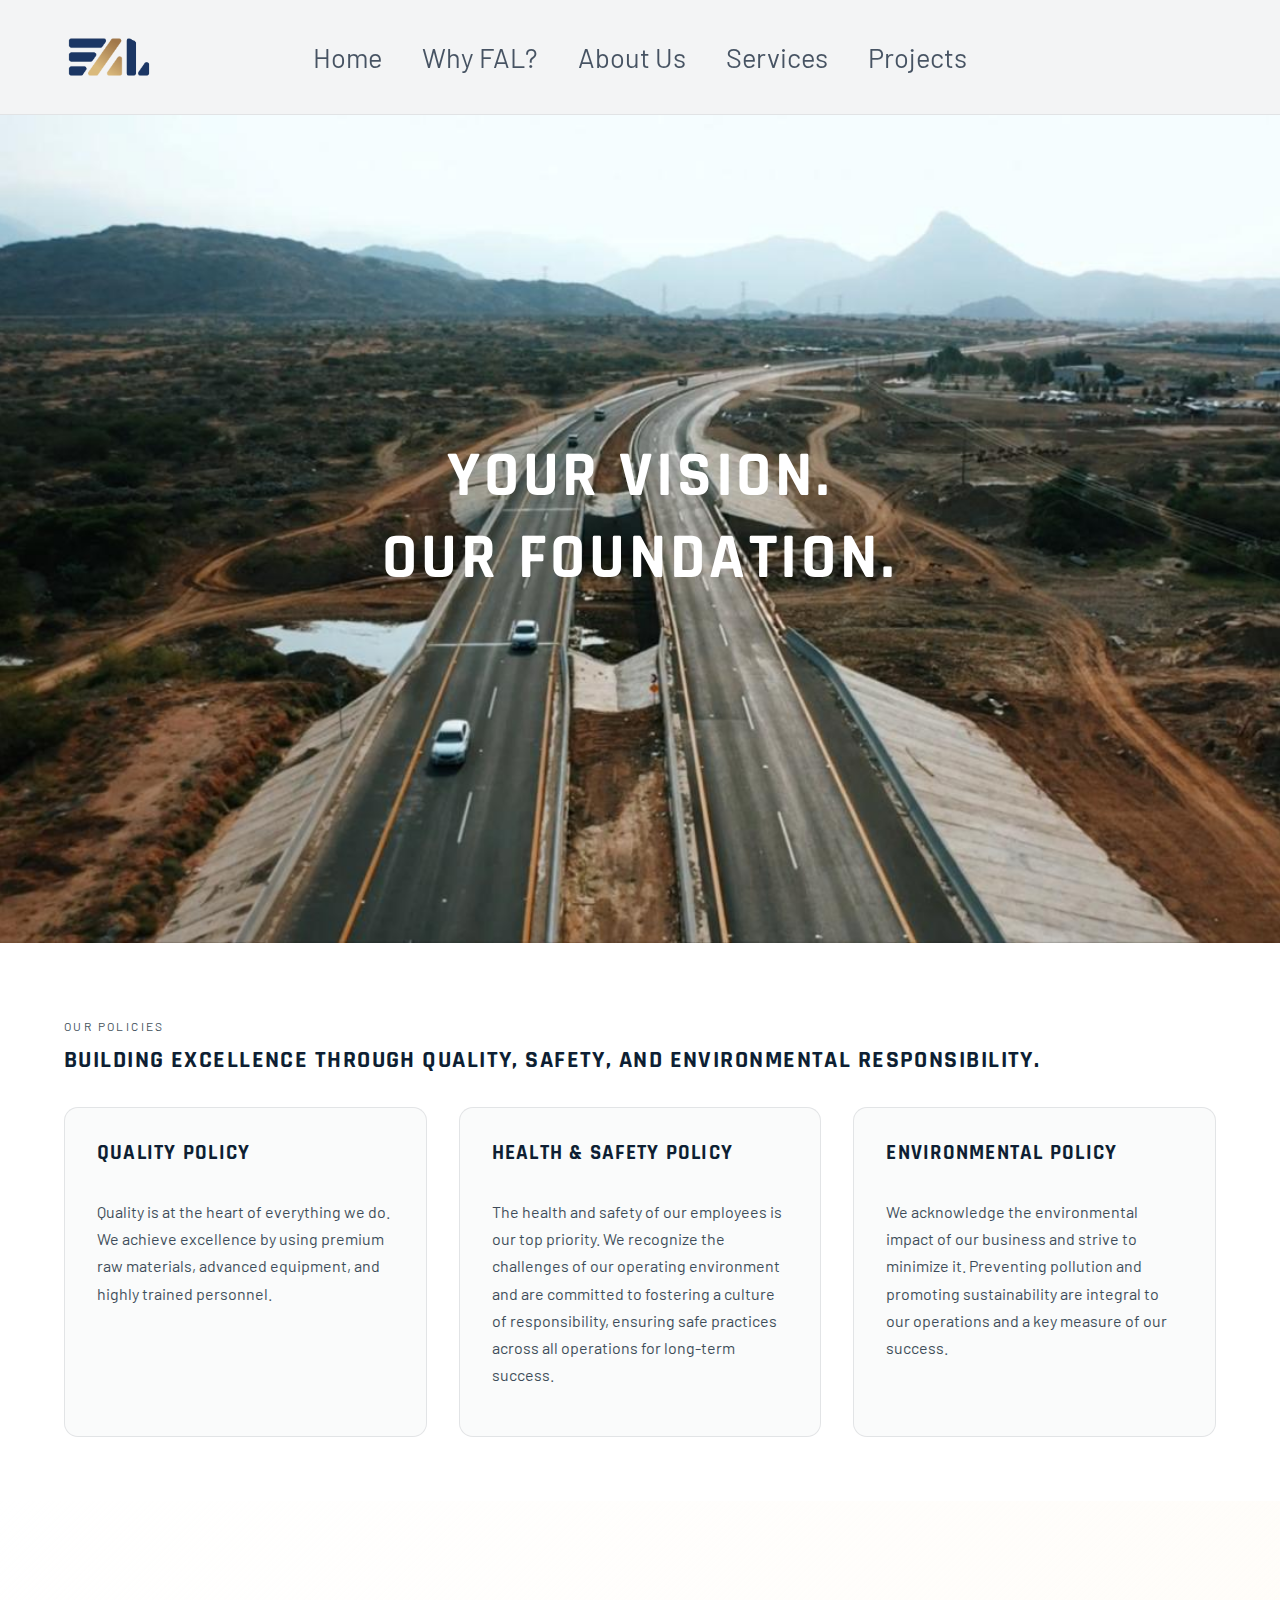
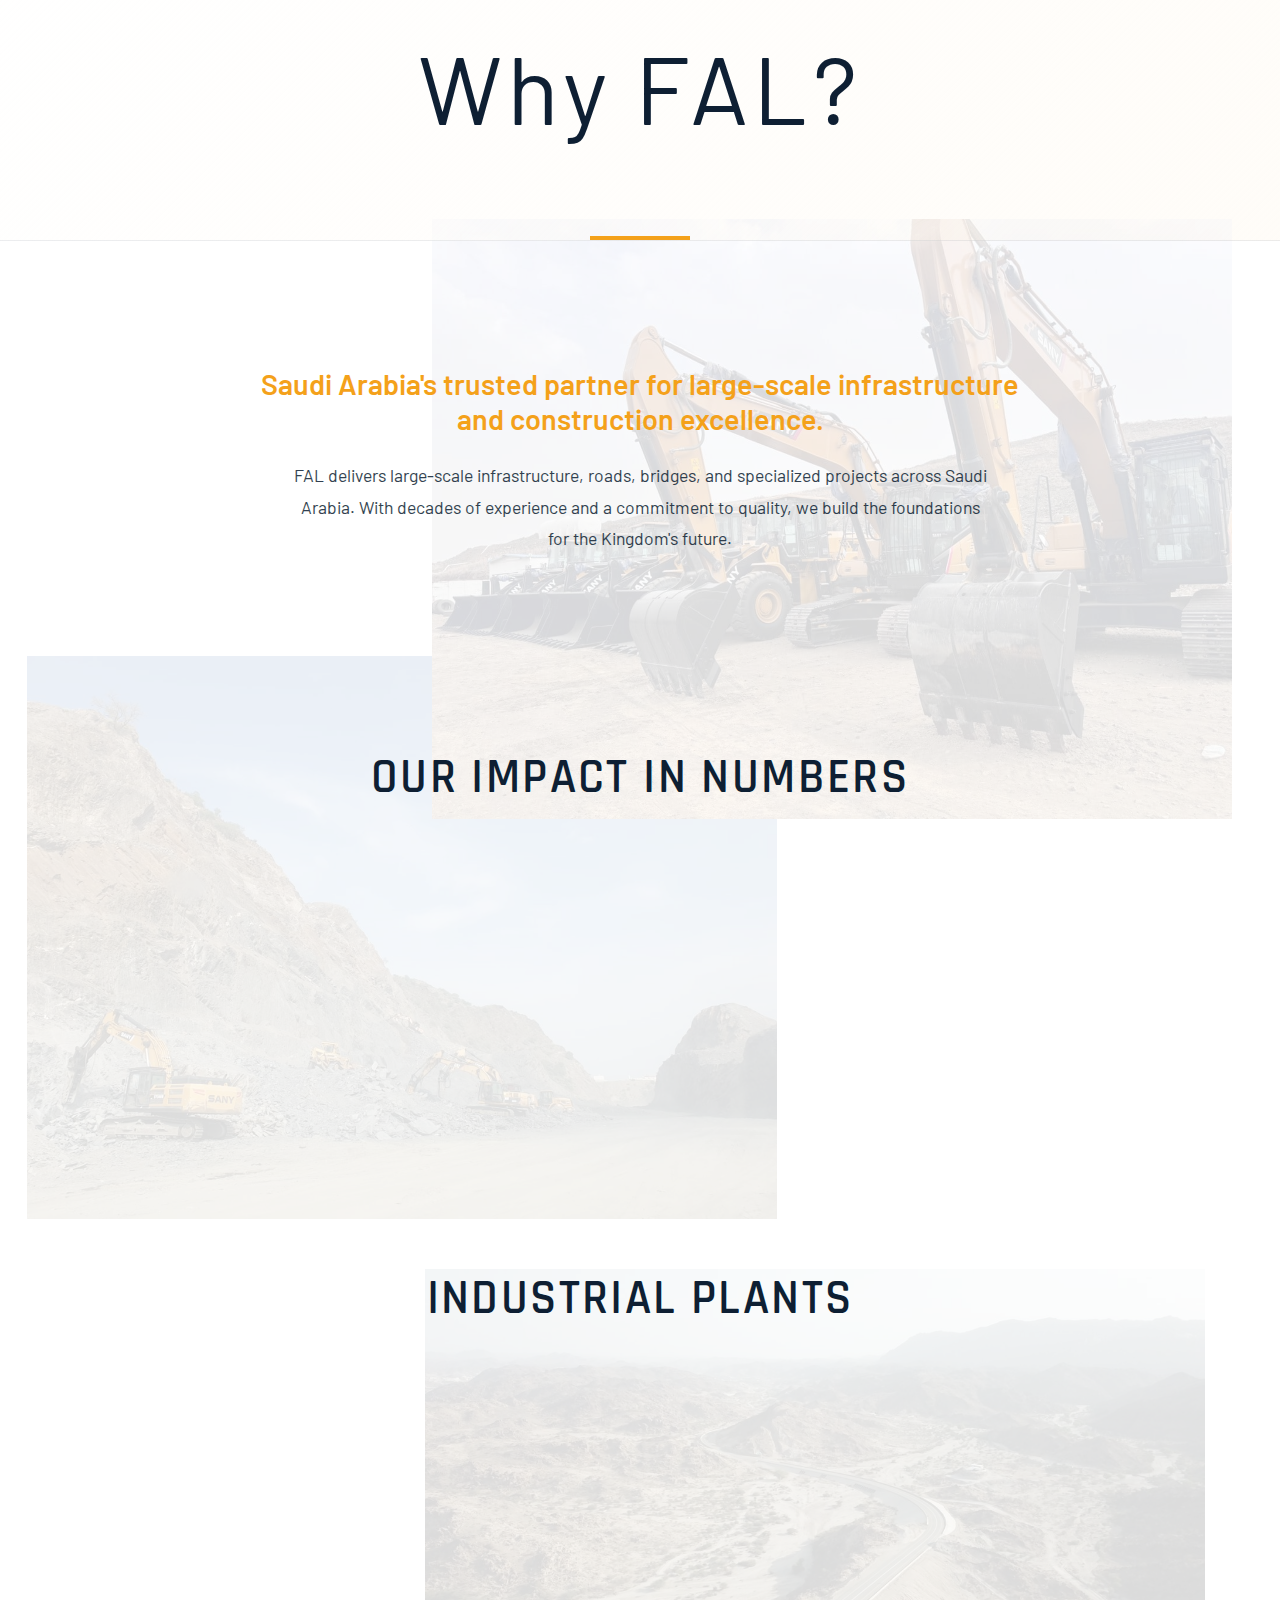
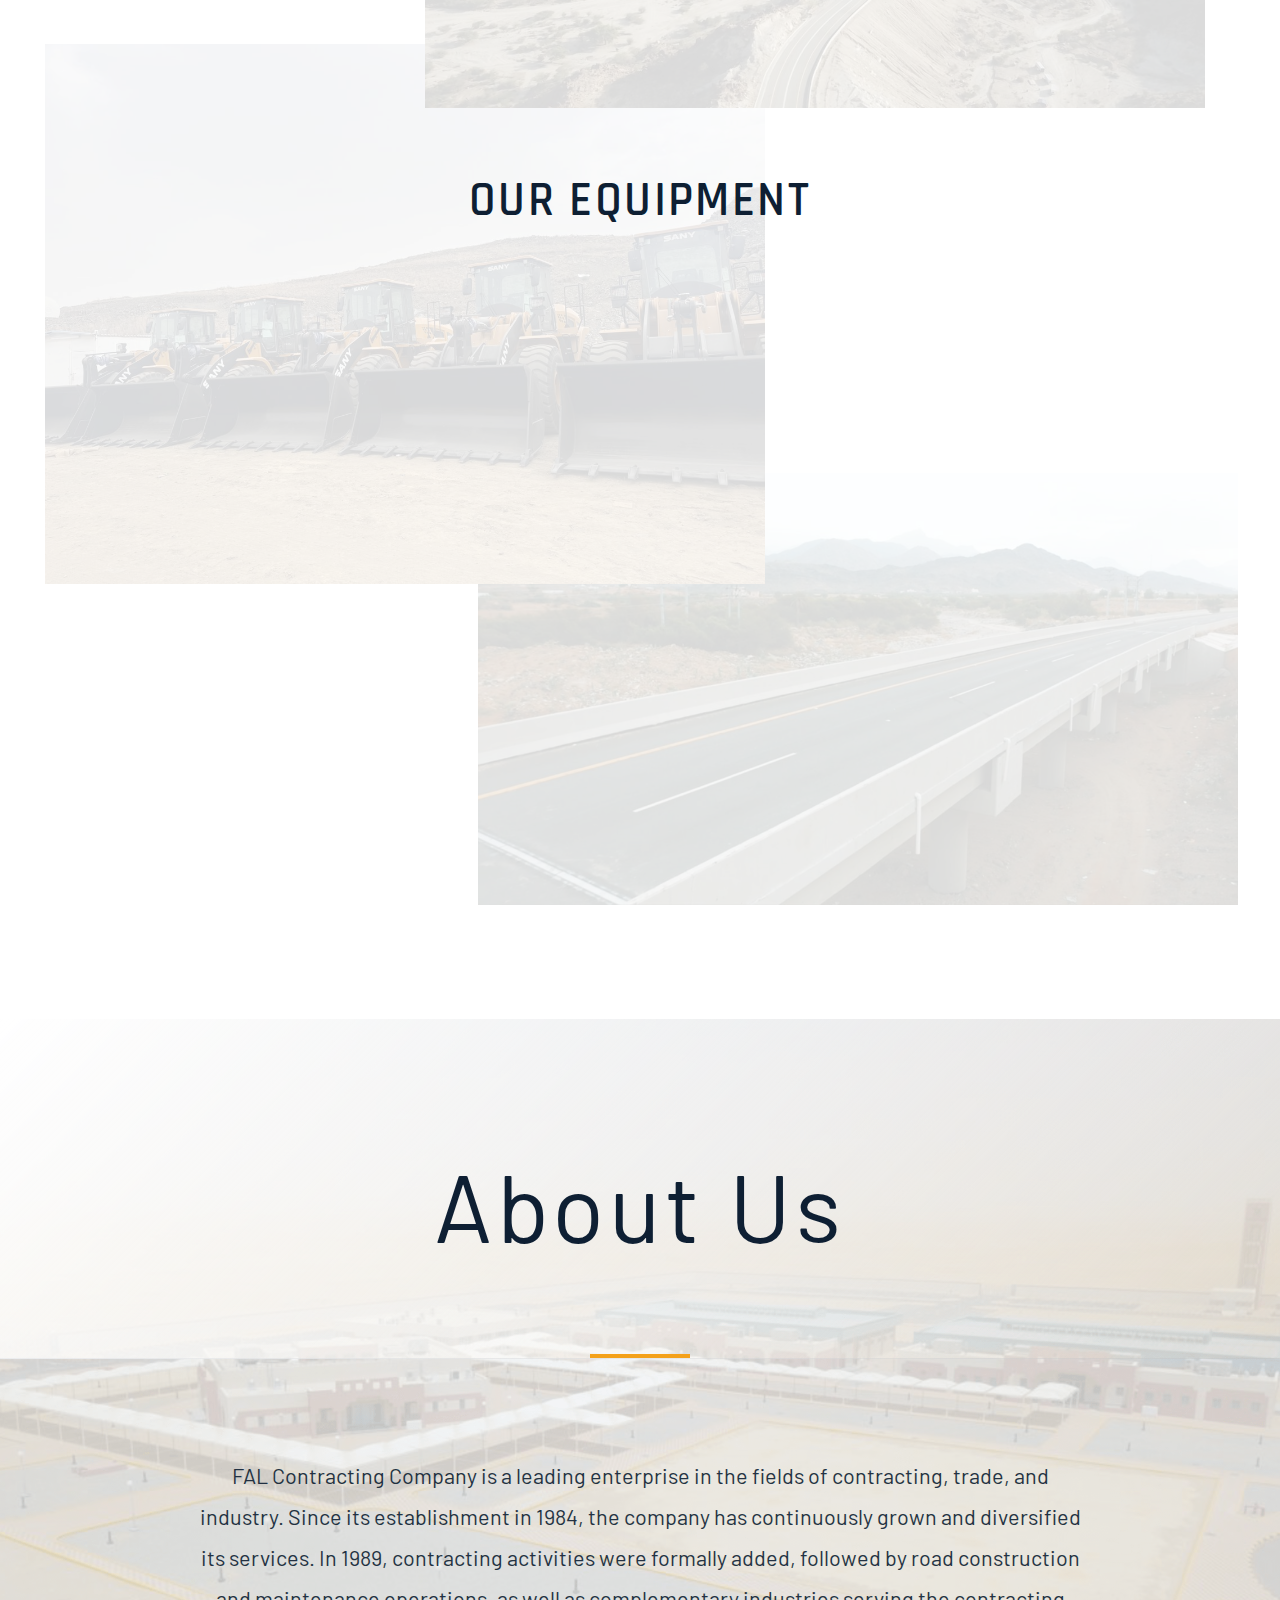
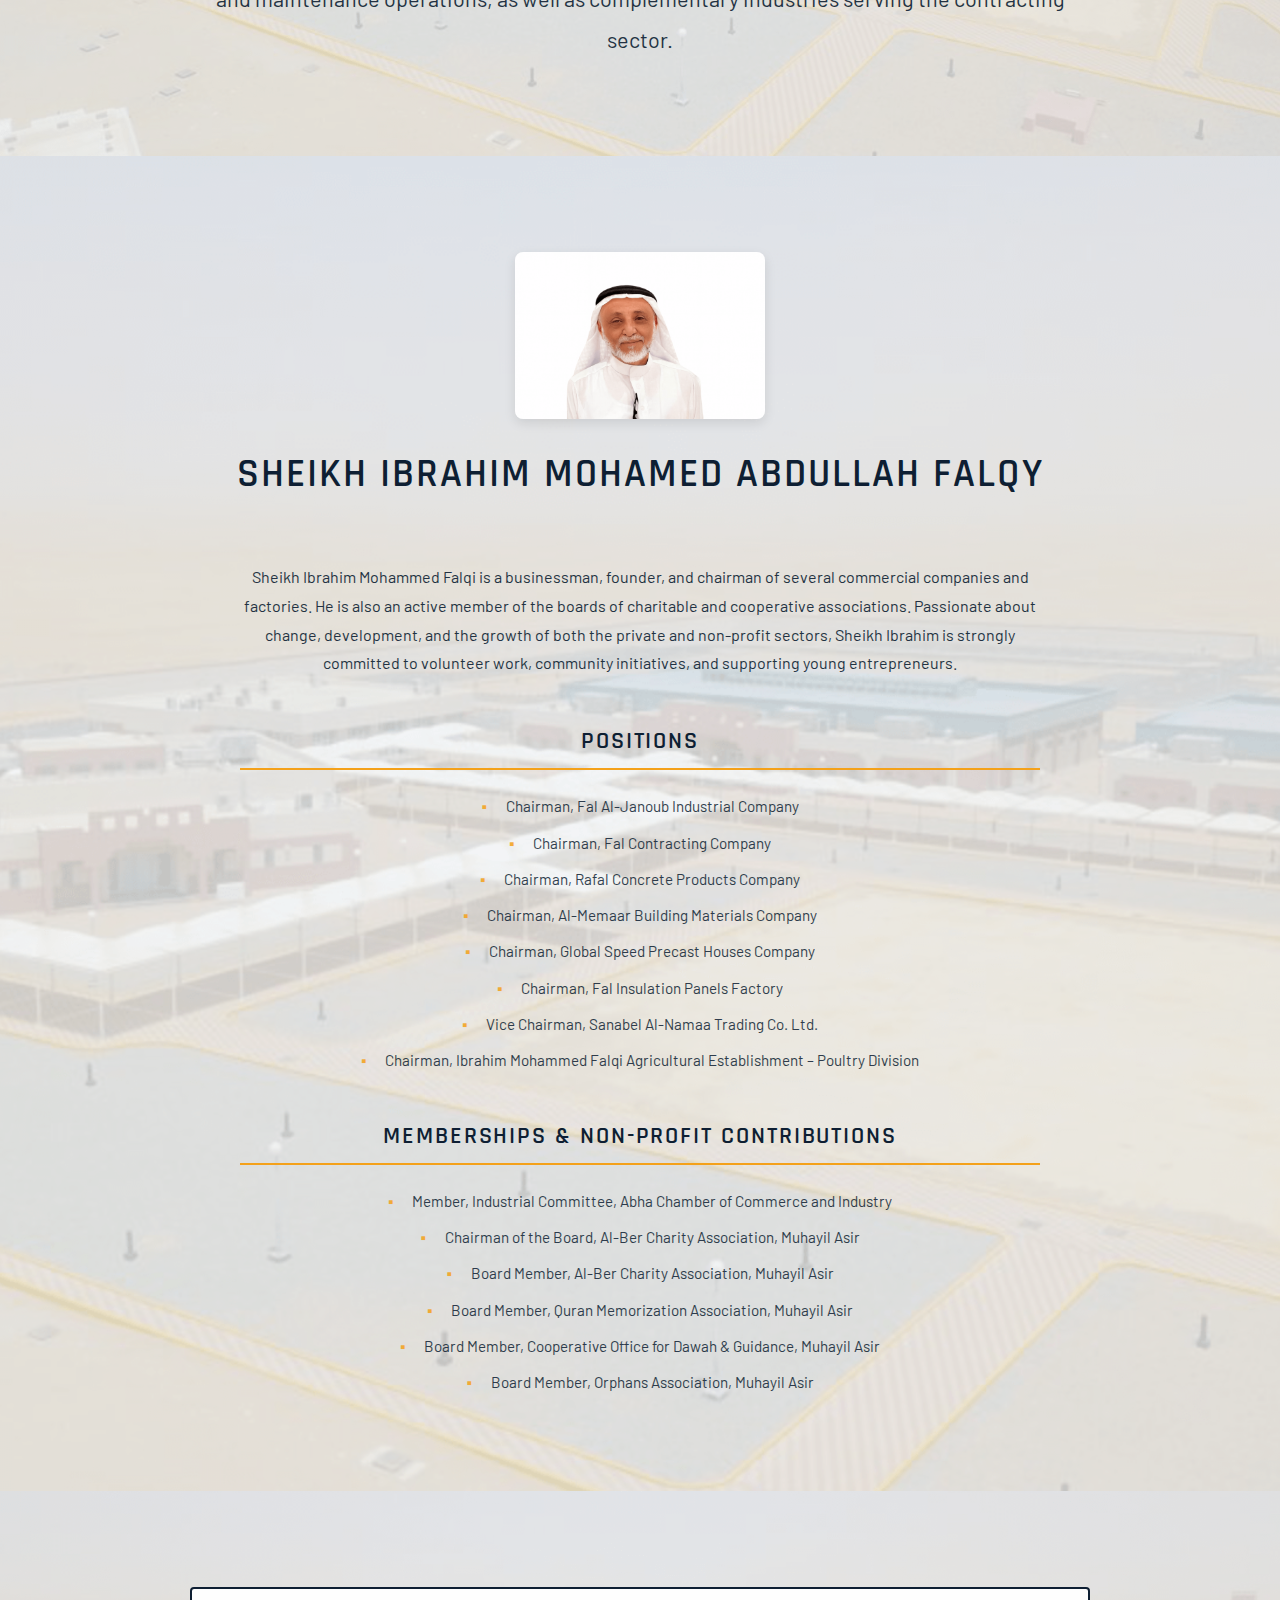
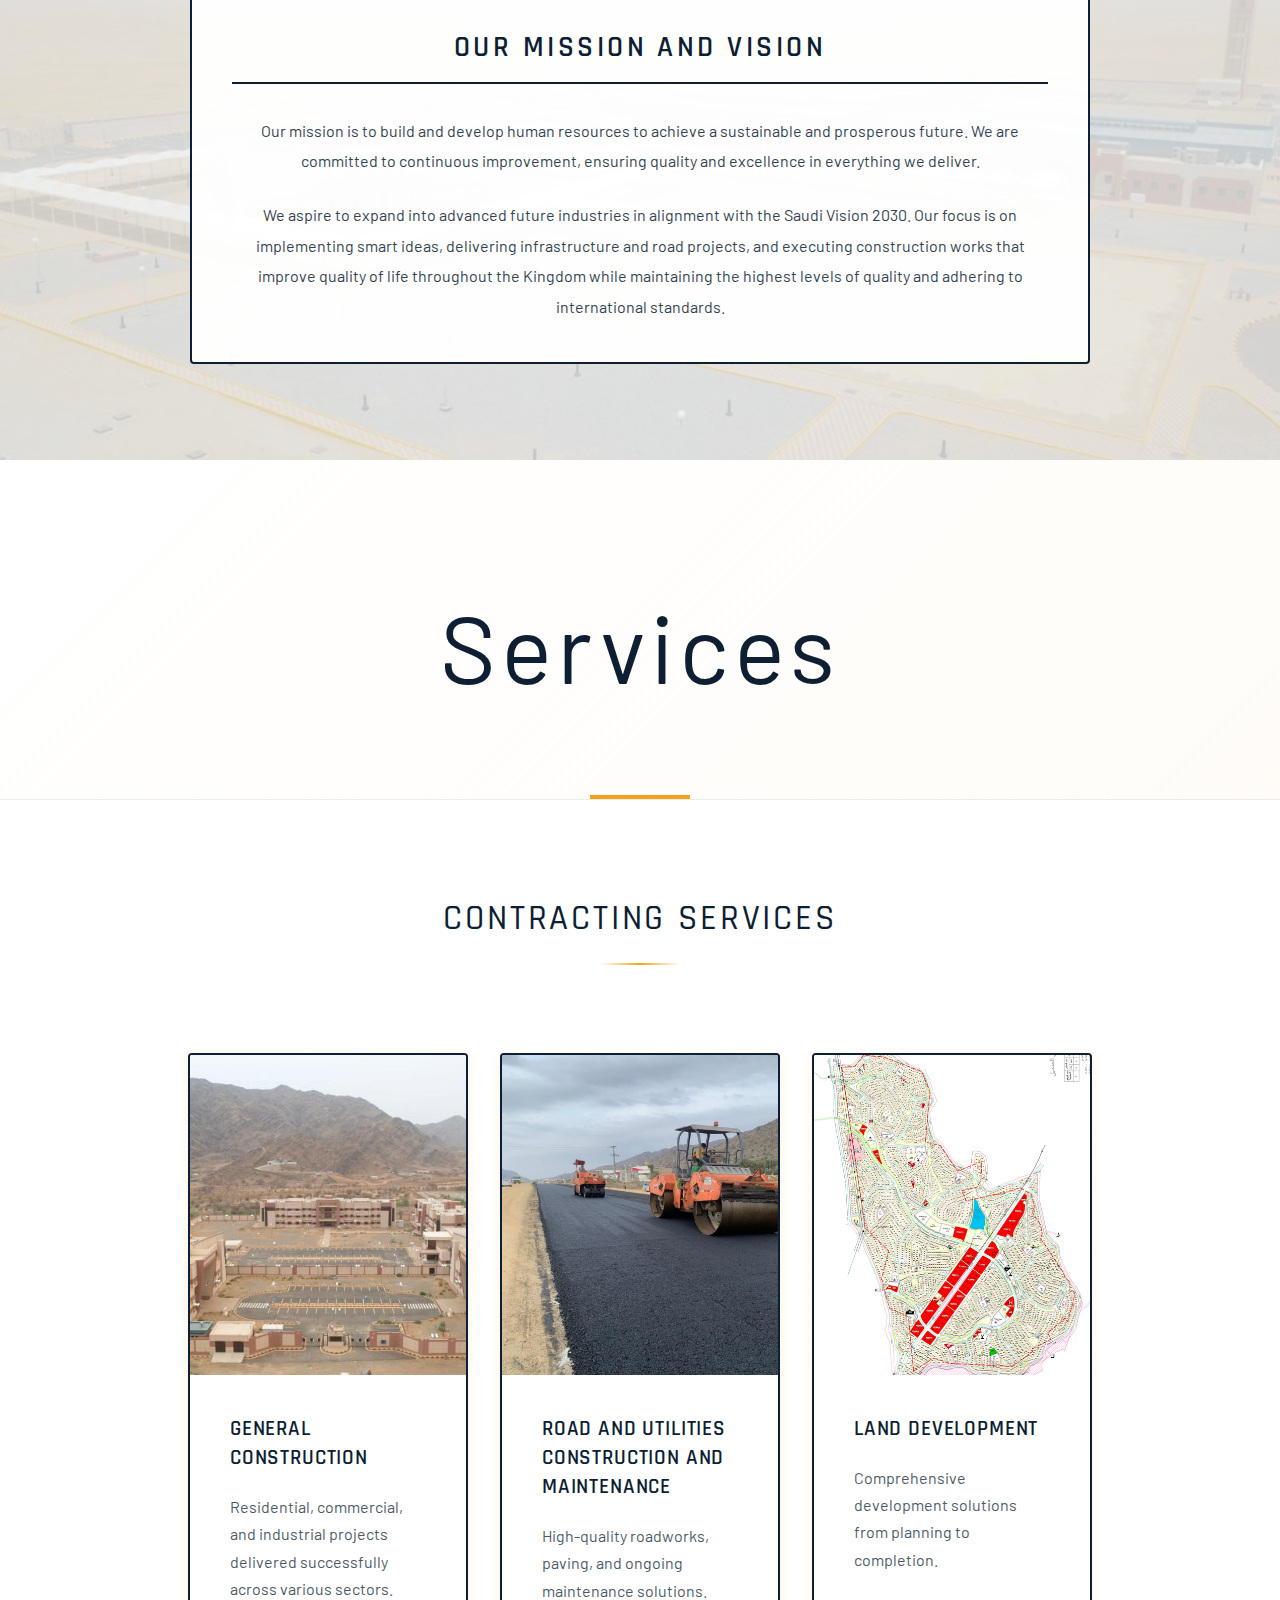
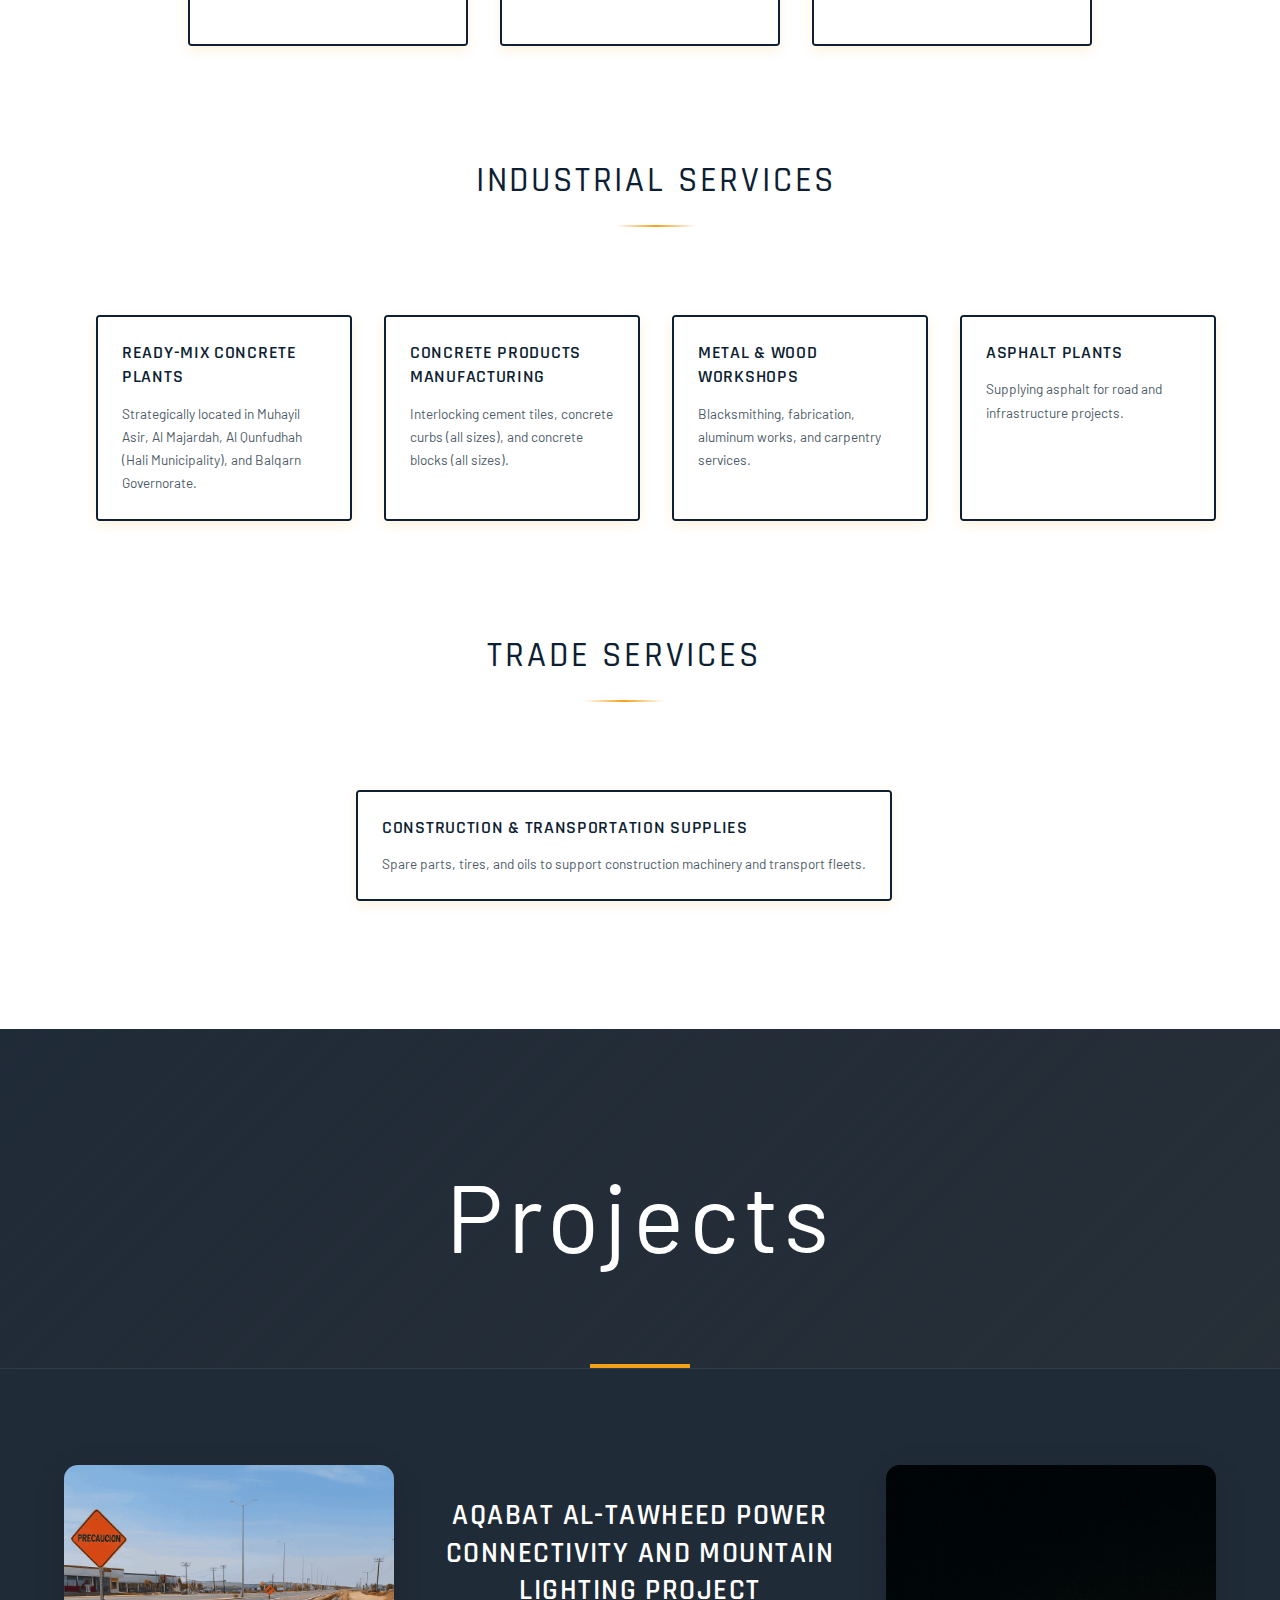
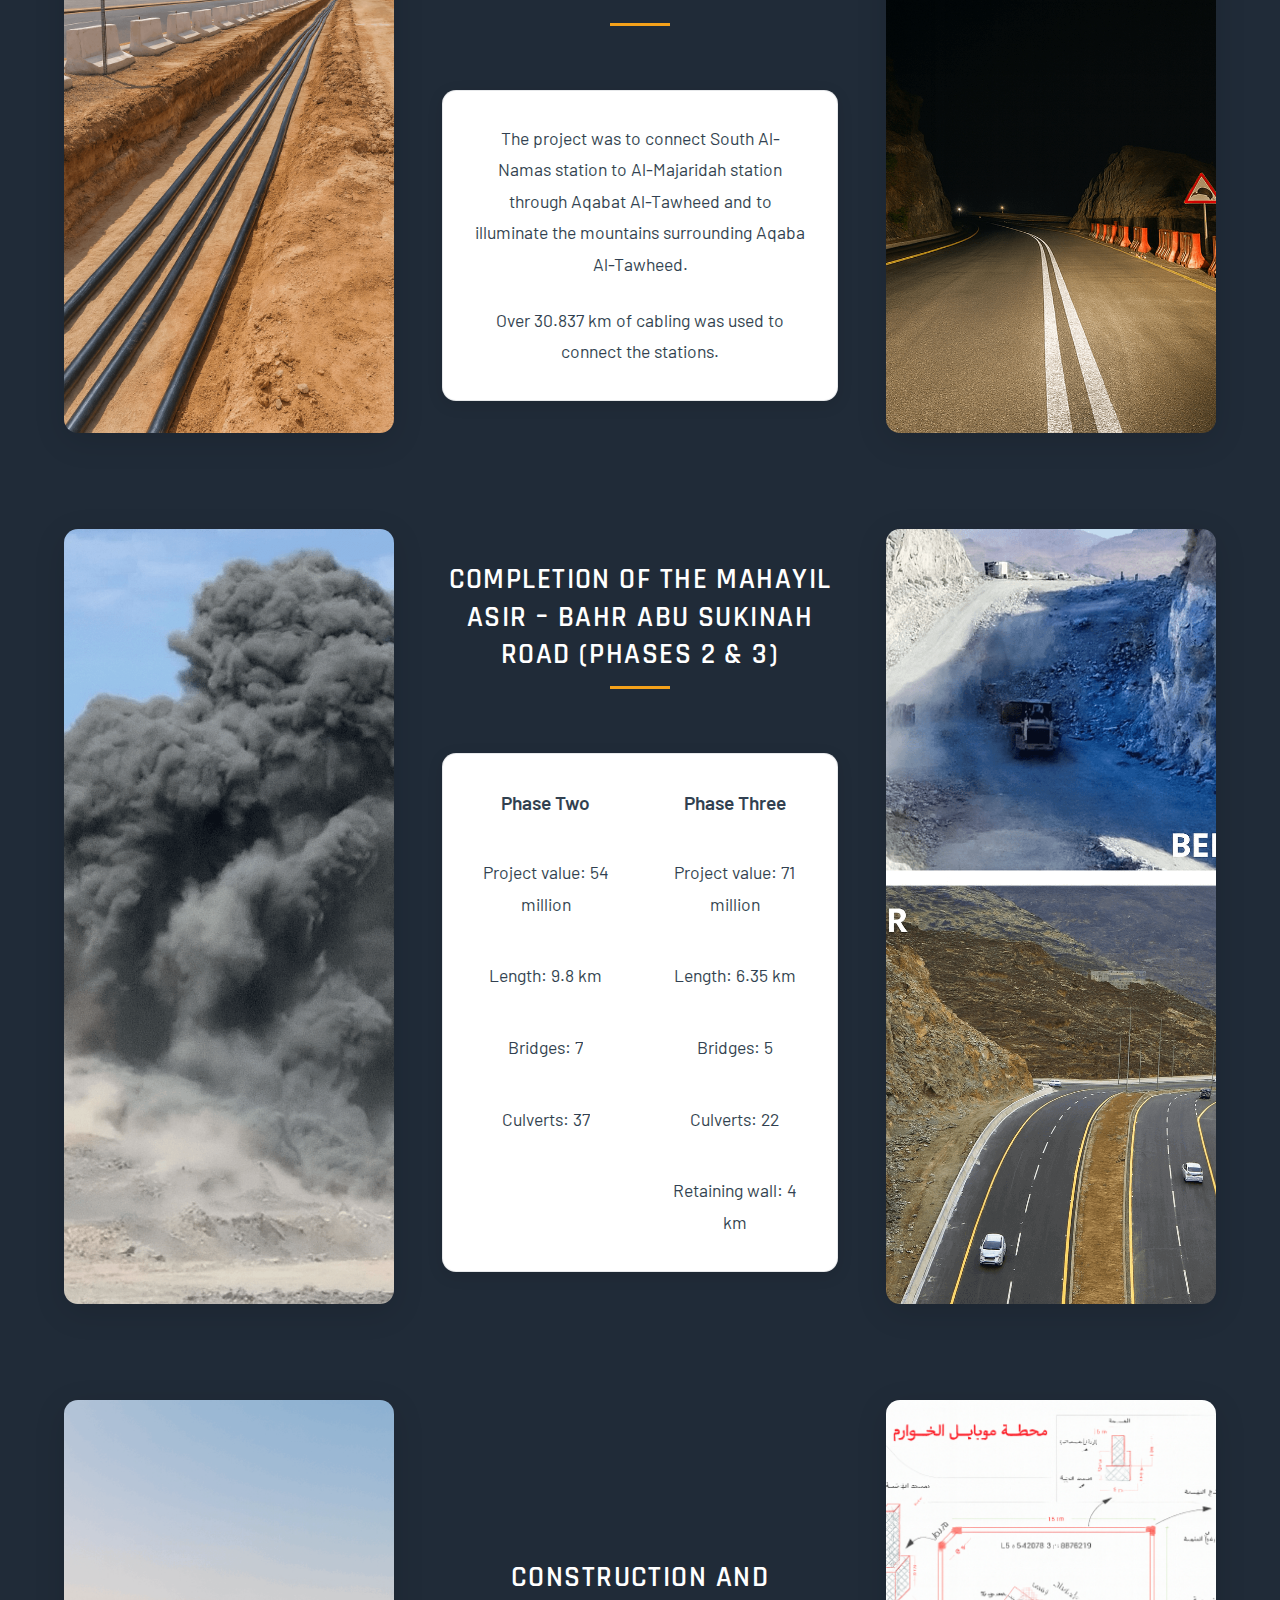
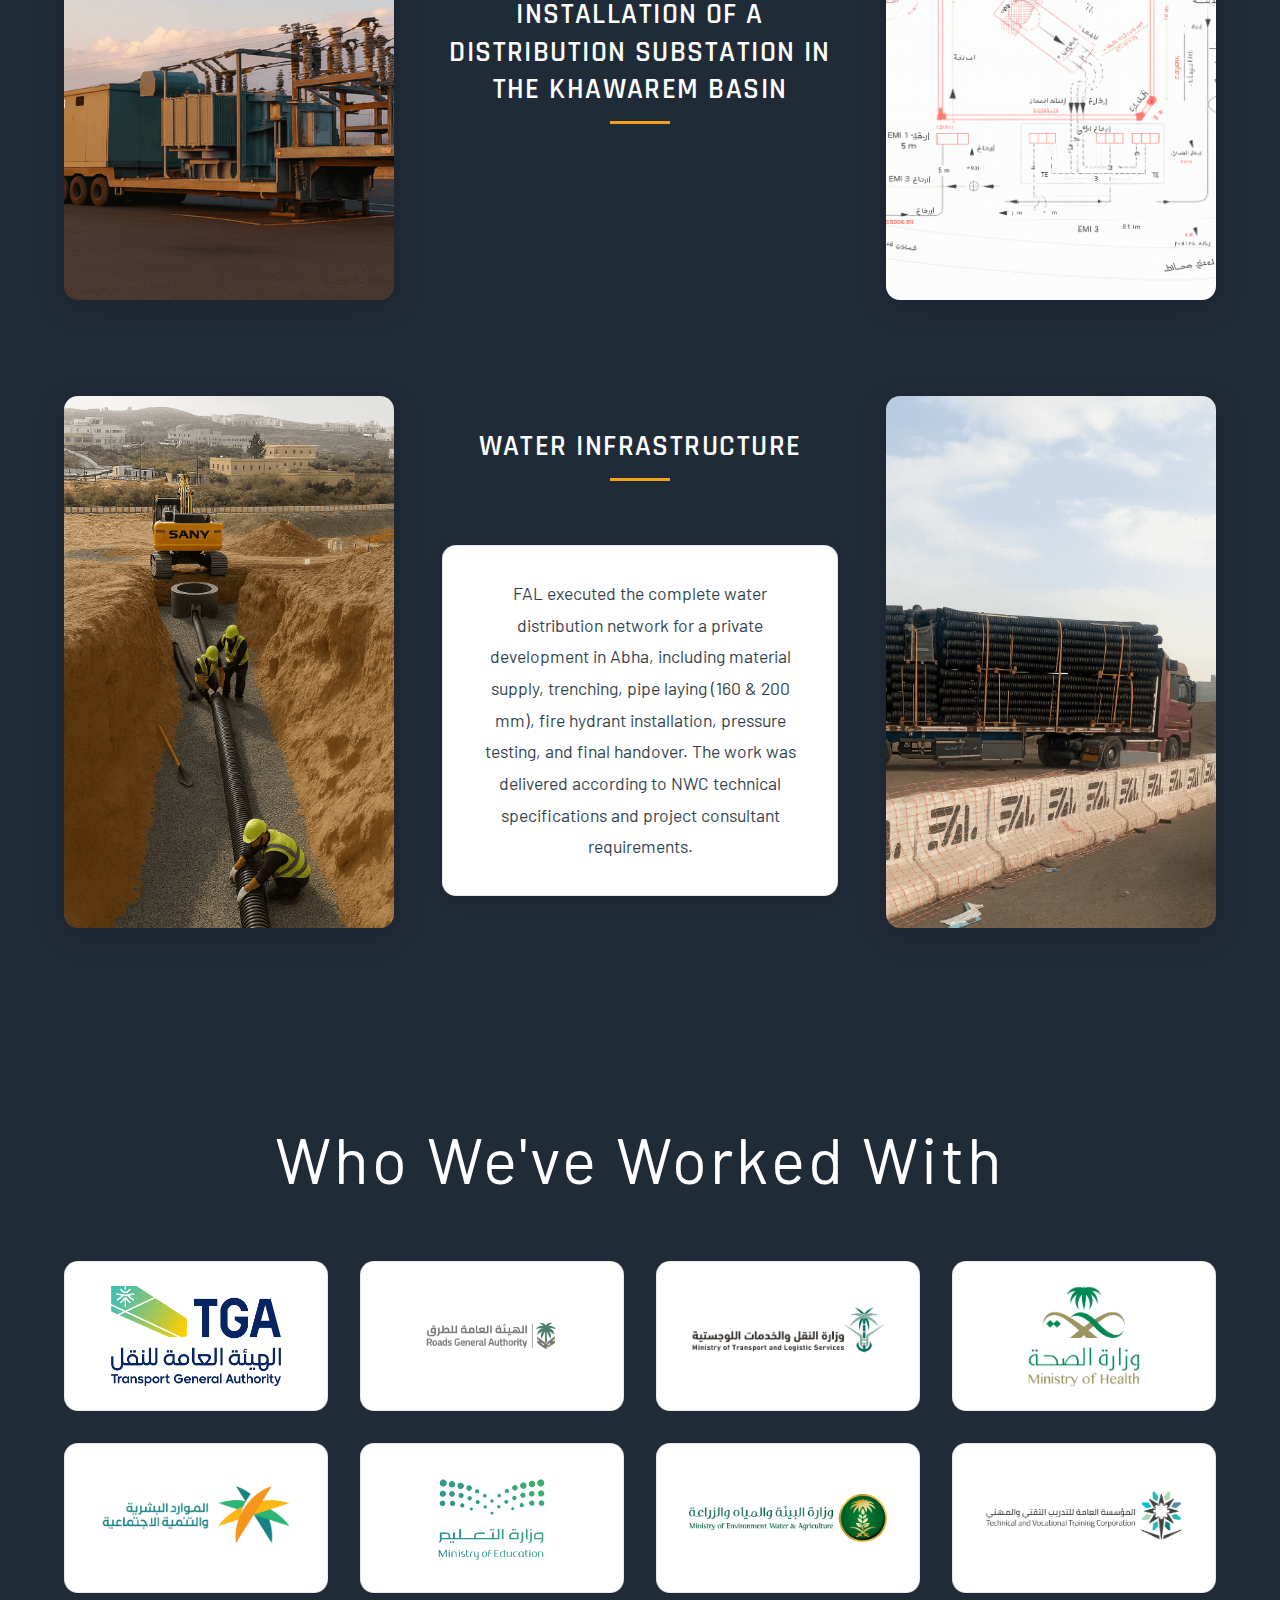
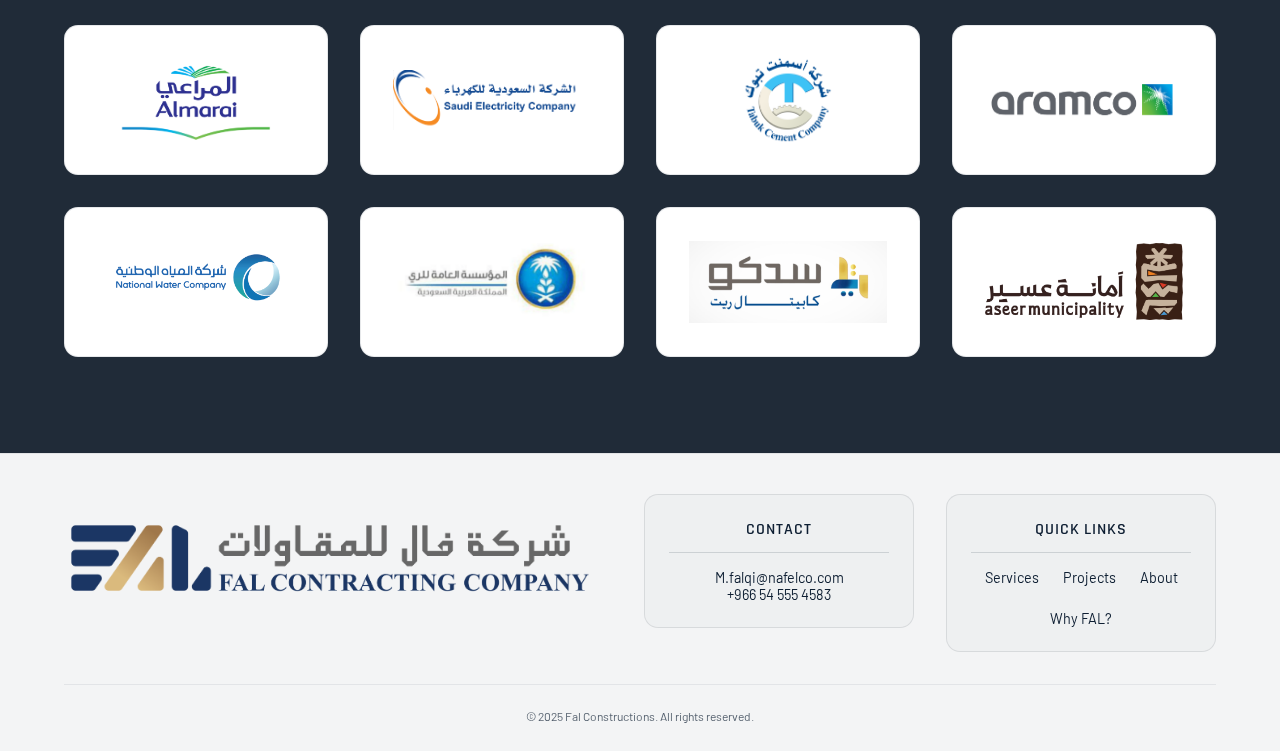
<file: index.html>
<!DOCTYPE html>
<html lang="en">
  <head>
    <meta charset="UTF-8" />
    <meta name="viewport" content="width=device-width, initial-scale=1.0, maximum-scale=1.0, user-scalable=no" />
    <title>Fal Constructions — Commercial, Industrial & Infrastructure Construction Company</title>
    <meta name="description" content="Fal Constructions delivers commercial, industrial, and infrastructure projects with precision craftsmanship. Expert design-build, structural upgrades, and mission-critical facilities." />
    <meta name="keywords" content="construction company, commercial construction, industrial construction, infrastructure construction, design-build, structural upgrades, construction contractors, building contractors, commercial builders, industrial builders, construction services, building construction, construction projects" />
    <meta name="author" content="Fal Constructions" />
    <meta name="robots" content="index, follow" />
    <link rel="canonical" href="https://falconstructions.com/" />
    
    <!-- Open Graph / Facebook -->
    <meta property="og:type" content="website" />
    <meta property="og:url" content="https://falconstructions.com/" />
    <meta property="og:title" content="Fal Constructions — Commercial, Industrial & Infrastructure Construction" />
    <meta property="og:description" content="Your Vision. Our Foundation. Expert construction services for commercial, industrial, and infrastructure projects." />
    <meta property="og:image" content="https://falconstructions.com/fallogo.png" />
    
    <!-- Twitter -->
    <meta property="twitter:card" content="summary_large_image" />
    <meta property="twitter:url" content="https://falconstructions.com/" />
    <meta property="twitter:title" content="Fal Constructions — Commercial, Industrial & Infrastructure Construction" />
    <meta property="twitter:description" content="Your Vision. Our Foundation. Expert construction services for commercial, industrial, and infrastructure projects." />
    <meta property="twitter:image" content="https://falconstructions.com/fallogo.png" />
    
    <link rel="preconnect" href="https://fonts.googleapis.com" />
    <link rel="preconnect" href="https://fonts.gstatic.com" crossorigin />
    <link
      href="https://fonts.googleapis.com/css2?family=Barlow:wght@400;600&family=Rajdhani:wght@600;700&display=swap"
      rel="stylesheet"
    />
    <link rel="stylesheet" href="./styles.css" />
    
    <!-- Structured Data -->
    <script type="application/ld+json">
    {
      "@context": "https://schema.org",
      "@type": "ConstructionBusiness",
      "name": "Fal Constructions",
      "description": "Commercial, industrial, and infrastructure construction company delivering design-build, structural upgrades, and mission-critical facilities.",
      "url": "https://falconstructions.com",
      "logo": "https://falconstructions.com/fallogo.png",
      "address": {
        "@type": "PostalAddress",
        "streetAddress": "101 Steelworks Ave, Suite 400",
        "addressLocality": "Seattle",
        "addressRegion": "WA",
        "postalCode": "98104",
        "addressCountry": "US"
      },
      "contactPoint": {
        "@type": "ContactPoint",
        "telephone": "+1-800-325-2845",
        "contactType": "customer service",
        "email": "hello@falconstructions.com"
      },
      "areaServed": "United States",
      "serviceType": ["Commercial Construction", "Industrial Construction", "Infrastructure Construction", "Design-Build", "Structural Upgrades"]
    }
    </script>
  </head>
  <body>
    <div id="loader" class="loader">
      <img src="./fallogo.png" alt="Fal Constructions logo" class="loader-logo" />
    </div>
    <header class="site-header">
      <div class="logo">
        <img src="./fallogo.png" alt="Fal Constructions logo" />
      </div>
      <nav class="primary-nav">
        <a href="#hero">Home</a>
        <a href="#why-fal">Why FAL?</a>
        <a href="#about">About Us</a>
        <a href="#services-detailed">Services</a>
        <a href="#projects">Projects</a>
      </nav>
      <div class="header-spacer"></div>
    </header>

    <main>
      <section id="hero" class="hero">
        <div class="hero-overlay"></div>
        <div class="hero-content">
          <h1>Your Vision.<br />Our Foundation.</h1>
          <p class="hero-seo-text" style="display: none;">Fal Constructions: Leading commercial construction, industrial construction, and infrastructure construction company delivering expert building contractors services.</p>
          
        </div>
      </section>

      <section id="services" class="services">
        <header>
          <p class="eyebrow">Our Policies</p>
          <h2>Building excellence through quality, safety, and environmental responsibility.</h2>
        </header>
        <div class="service-grid">
          <article>
            <h3>Quality Policy</h3>
            <p>Quality is at the heart of everything we do. We achieve excellence by using premium raw materials, advanced equipment, and highly trained personnel.</p>
          </article>
          <article>
            <h3>Health & Safety Policy</h3>
            <p>The health and safety of our employees is our top priority. We recognize the challenges of our operating environment and are committed to fostering a culture of responsibility, ensuring safe practices across all operations for long-term success.</p>
          </article>
          <article>
            <h3>Environmental Policy</h3>
            <p>We acknowledge the environmental impact of our business and strive to minimize it. Preventing pollution and promoting sustainability are integral to our operations and a key measure of our success.</p>
          </article>
        </div>
      </section>

      <!-- Why FAL Section -->
      <section id="why-fal" class="why-fal-section">
        <header>
          <h1>Why FAL?</h1>
        </header>
        <div class="why-fal-content">
          <p class="why-fal-subheadline">Saudi Arabia's trusted partner for large-scale infrastructure and construction excellence.</p>
          <p class="why-fal-intro">
            FAL delivers large-scale infrastructure, roads, bridges, and specialized projects across Saudi Arabia. With decades of experience and a commitment to quality, we build the foundations for the Kingdom's future.
          </p>
        </div>

        <div class="why-fal-stats">
          <div class="why-fal-container">
            <h2 class="why-fal-section-title">Our Impact in Numbers</h2>
            <div class="stats-grid">
              <div class="stat-card fade-in">
                <div class="stat-number" data-target="1200" data-plus="true">0</div>
                <div class="stat-label">Employees</div>
              </div>
              <div class="stat-card fade-in">
                <div class="stat-number" data-target="85" data-plus="true">0</div>
                <div class="stat-label">Bridges Constructed</div>
              </div>
              <div class="stat-card fade-in">
                <div class="stat-number" data-target="2000" data-plus="true">0</div>
                <div class="stat-label">KM of Roads Constructed</div>
              </div>
              <div class="stat-card fade-in">
                <div class="stat-number" data-target="200" data-plus="true">0</div>
                <div class="stat-label">Projects Completed</div>
              </div>
            </div>
          </div>
        </div>

        <div class="why-fal-plants">
          <div class="why-fal-container">
            <h2 class="why-fal-section-title">Industrial Plants</h2>
            <div class="equipment-grid">
              <div class="equipment-card fade-in">
                <div class="equipment-number" data-target="4">0</div>
                <div class="equipment-label">Ready-Mix Concrete Plants</div>
              </div>
              <div class="equipment-card fade-in">
                <div class="equipment-number" data-target="4">0</div>
                <div class="equipment-label">Asphalt Plants</div>
              </div>
              <div class="equipment-card fade-in">
                <div class="equipment-number" data-target="1">0</div>
                <div class="equipment-label">Mobile Asphalt Plant</div>
              </div>
            </div>
          </div>
        </div>

        <div class="why-fal-equipment">
          <div class="why-fal-container">
            <h2 class="why-fal-section-title">Our Equipment</h2>
            
            <div class="equipment-grid">
              <div class="equipment-card fade-in">
                <div class="equipment-number" data-target="106">0</div>
                <div class="equipment-label">Dump Trucks</div>
              </div>
              <div class="equipment-card fade-in">
                <div class="equipment-number" data-target="66">0</div>
                <div class="equipment-label">Truck Heads</div>
              </div>
              <div class="equipment-card fade-in">
                <div class="equipment-number" data-target="31">0</div>
                <div class="equipment-label">Bulldozers</div>
              </div>
              <div class="equipment-card fade-in">
                <div class="equipment-number" data-target="29">0</div>
                <div class="equipment-label">Water Tankers</div>
              </div>
              <div class="equipment-card fade-in">
                <div class="equipment-number" data-target="21">0</div>
                <div class="equipment-label">Asphalt Compactors</div>
              </div>
              <div class="equipment-card fade-in">
                <div class="equipment-number" data-target="20">0</div>
                <div class="equipment-label">JCB Backhoe Loaders</div>
              </div>
              <div class="equipment-card fade-in">
                <div class="equipment-number" data-target="13">0</div>
                <div class="equipment-label">Graders</div>
              </div>
              <div class="equipment-card fade-in">
                <div class="equipment-number" data-target="12">0</div>
                <div class="equipment-label">Asphalt Pavers</div>
              </div>
              <div class="equipment-card fade-in">
                <div class="equipment-number" data-target="8">0</div>
                <div class="equipment-label">Hydraulic Rock Drilling Machines</div>
              </div>
              <div class="equipment-card fade-in">
                <div class="equipment-number" data-target="2">0</div>
                <div class="equipment-label">Asphalt Milling Machines</div>
              </div>
              <div class="equipment-card fade-in">
                <div class="equipment-number" data-target="2">0</div>
                <div class="equipment-label">Cranes (50–100 ton)</div>
              </div>
            </div>
          </div>
        </div>

      </section>

      <section id="about" class="company-intro-section">
        <header>
          <h1>About Us</h1>
        </header>
        <div class="company-intro-content">
          <p class="company-intro-text">
            FAL Contracting Company is a leading enterprise in the fields of contracting, trade, and industry. Since its establishment in 1984, the company has continuously grown and diversified its services. In 1989, contracting activities were formally added, followed by road construction and maintenance operations, as well as complementary industries serving the contracting sector.
          </p>
        </div>
      </section>

      <section class="falqi-section">
        <div class="falqi-container">
          <div class="falqi-header">
            <img src="./falqi30.png" alt="Sheikh Ibrahim Mohamed Abdullah Falqy, Chairman of the Board of Directors of Fal Constructions and leading construction industry businessman" />
            <h2 class="falqi-name">Sheikh Ibrahim Mohamed Abdullah Falqy</h2>
          </div>
          
          <div class="falqi-content">
            <div class="falqi-bio-section">
              <p class="falqi-bio">
                Sheikh Ibrahim Mohammed Falqi is a businessman, founder, and chairman of several commercial companies and factories. He is also an active member of the boards of charitable and cooperative associations. Passionate about change, development, and the growth of both the private and non-profit sectors, Sheikh Ibrahim is strongly committed to volunteer work, community initiatives, and supporting young entrepreneurs.
            </p>
          </div>

            <div class="falqi-positions-section">
              <h3 class="falqi-section-title">Positions</h3>
            <ul class="falqi-list">
              <li>Chairman, Fal Al-Janoub Industrial Company</li>
              <li>Chairman, Fal Contracting Company</li>
              <li>Chairman, Rafal Concrete Products Company</li>
              <li>Chairman, Al-Memaar Building Materials Company</li>
                <li>Chairman, Global Speed Precast Houses Company</li>
                <li>Chairman, Fal Insulation Panels Factory</li>
              <li>Vice Chairman, Sanabel Al-Namaa Trading Co. Ltd.</li>
                <li>Chairman, Ibrahim Mohammed Falqi Agricultural Establishment – Poultry Division</li>
              </ul>
            </div>

            <div class="falqi-contributions-section">
              <h3 class="falqi-section-title">Memberships & Non-Profit Contributions</h3>
              <ul class="falqi-list">
                <li>Member, Industrial Committee, Abha Chamber of Commerce and Industry</li>
                <li>Chairman of the Board, Al-Ber Charity Association, Muhayil Asir</li>
                <li>Board Member, Al-Ber Charity Association, Muhayil Asir</li>
                <li>Board Member, Quran Memorization Association, Muhayil Asir</li>
                <li>Board Member, Cooperative Office for Dawah & Guidance, Muhayil Asir</li>
                <li>Board Member, Orphans Association, Muhayil Asir</li>
            </ul>
            </div>
          </div>
        </div>
      </section>

      <section class="mission-vision-section">
        <div class="mission-vision-container">
          <div class="mission-vision-item">
            <h2>Our Mission and Vision</h2>
            <p>Our mission is to build and develop human resources to achieve a sustainable and prosperous future. We are committed to continuous improvement, ensuring quality and excellence in everything we deliver.</p>
            <p>We aspire to expand into advanced future industries in alignment with the Saudi Vision 2030. Our focus is on implementing smart ideas, delivering infrastructure and road projects, and executing construction works that improve quality of life throughout the Kingdom while maintaining the highest levels of quality and adhering to international standards.</p>
          </div>
        </div>
      </section>

      <section id="services-detailed" class="services-detailed">
        <header>
          <h1>Services</h1>
        </header>
        
        <div class="services-content">
          <div class="services-categories">
          <div class="service-category">
            <h3 class="category-title">Contracting Services</h3>
            <div class="service-items-grid">
              <article class="service-item">
                <div class="service-image-placeholder">
                  <img src="./gen.jpeg" alt="General Construction" />
                </div>
                <div class="service-content">
                  <h4>General Construction</h4>
                  <p>Residential, commercial, and industrial projects delivered successfully across various sectors.</p>
                </div>
              </article>
              <article class="service-item">
                <div class="service-image-placeholder">
                  <img src="./faluroad.jpeg" alt="Road and Utilities Construction and Maintenance" />
                </div>
                <div class="service-content">
                  <h4>Road and Utilities Construction and Maintenance</h4>
                  <p>High-quality roadworks, paving, and ongoing maintenance solutions.</p>
                </div>
              </article>
              <article class="service-item">
                <div class="service-image-placeholder">
                  <img src="./realestate.png" alt="Land Development" />
                </div>
                <div class="service-content">
                  <h4>Land Development</h4>
                  <p>Comprehensive development solutions from planning to completion.</p>
                </div>
              </article>
            </div>
          </div>

          <div class="service-category">
            <h3 class="category-title">Industrial Services</h3>
            <div class="service-items-grid">
              <article class="service-item">
                <div class="service-content">
                  <h4>Ready-Mix Concrete Plants</h4>
                  <p>Strategically located in Muhayil Asir, Al Majardah, Al Qunfudhah (Hali Municipality), and Balqarn Governorate.</p>
                </div>
              </article>
              <article class="service-item">
                <div class="service-content">
                  <h4>Concrete Products Manufacturing</h4>
                  <p>Interlocking cement tiles, concrete curbs (all sizes), and concrete blocks (all sizes).</p>
                </div>
              </article>
              <article class="service-item">
                <div class="service-content">
                  <h4>Metal & Wood Workshops</h4>
                  <p>Blacksmithing, fabrication, aluminum works, and carpentry services.</p>
                </div>
              </article>
              <article class="service-item">
                <div class="service-content">
                  <h4>Asphalt Plants</h4>
                  <p>Supplying asphalt for road and infrastructure projects.</p>
                </div>
              </article>
            </div>
          </div>

          <div class="service-category">
            <h3 class="category-title">Trade Services</h3>
            <div class="service-items-grid">
              <article class="service-item">
                <div class="service-content">
                  <h4>Construction & Transportation Supplies</h4>
                  <p>Spare parts, tires, and oils to support construction machinery and transport fleets.</p>
                </div>
              </article>
            </div>
          </div>
        </div>
        </div>
      </section>

      <section id="projects" class="projects">
        <header>
          <h1>Projects</h1>
        </header>
        <div class="projects-container">
          <article class="project-item">
            <div class="project-image-left">
              <div class="project-image" style="background-image: url('./forel.png');"></div>
                  </div>
            <div class="project-info">
              <h3>Aqabat Al-Tawheed Power Connectivity and Mountain Lighting Project</h3>
              <div class="project-details" id="saudi-electricity-details">
                <p>The project was to connect South Al-Namas station to Al-Majaridah station through Aqabat Al-Tawheed and to illuminate the mountains surrounding Aqaba Al-Tawheed.</p>
                <p>Over 30.837 km of cabling was used to connect the stations.</p>
              </div>
            </div>
            <div class="project-image-right">
              <div class="project-image" style="background-image: url('./night.png');"></div>
            </div>
          </article>
          <article class="project-item">
            <div class="project-image-left">
              <div class="project-image" style="background-image: url('./smoke.png');"></div>
            </div>
            <div class="project-info">
              <h3>Completion of the Mahayil Asir – Bahr Abu Sukinah Road (Phases 2 & 3)</h3>
              <div class="project-details" id="mahayil-road-details">
                <div class="phases-container">
                  <div class="phase-section">
                    <p><strong>Phase Two</strong></p>
                    <p>Project value: 54 million</p>
                    <p>Length: 9.8 km</p>
                    <p>Bridges: 7</p>
                    <p>Culverts: 37</p>
                  </div>
                  <div class="phase-section">
                    <p><strong>Phase Three</strong></p>
                    <p>Project value: 71 million</p>
                    <p>Length: 6.35 km</p>
                    <p>Bridges: 5</p>
                    <p>Culverts: 22</p>
                    <p>Retaining wall: 4 km</p>
                  </div>
                </div>
              </div>
            </div>
            <div class="project-image-right">
              <div class="project-image" style="background-image: url('./ba2.png');"></div>
            </div>
          </article>
          <article class="project-item">
            <div class="project-image-left">
              <div class="project-image" style="background-image: url('./elpic2.png');"></div>
            </div>
            <div class="project-info">
              <h3>Construction and installation of a distribution substation in the Khawarem Basin</h3>
            </div>
            <div class="project-image-right">
              <div class="project-image" style="background-image: url('./3pro.png');"></div>
            </div>
          </article>
          <article class="project-item">
            <div class="project-image-left">
              <div class="project-image" style="background-image: url('./mainw.png');"></div>
            </div>
            <div class="project-info">
              <h3>Water Infrastructure</h3>
              <div class="project-details" id="water-infrastructure-details">
                <p>FAL executed the complete water distribution network for a private development in Abha, including material supply, trenching, pipe laying (160 & 200 mm), fire hydrant installation, pressure testing, and final handover. The work was delivered according to NWC technical specifications and project consultant requirements.</p>
              </div>
            </div>
            <div class="project-image-right">
              <div class="project-image" style="background-image: url('./water1.png');"></div>
            </div>
          </article>
        </div>
      </section>

      <section class="partners-section">
        <header>
          <h2>Who We've Worked With</h2>
        </header>
        <div class="partners-grid">
          <div class="partner-logo-box">
            <img src="./log1.png" alt="Partner logo" />
          </div>
          <div class="partner-logo-box">
            <img src="./log2.png" alt="Partner logo" />
          </div>
          <div class="partner-logo-box">
            <img src="./log3.png" alt="Partner logo" />
          </div>
          <div class="partner-logo-box">
            <img src="./log4.png" alt="Partner logo" />
          </div>
          <div class="partner-logo-box">
            <img src="./log5.png" alt="Partner logo" />
          </div>
          <div class="partner-logo-box">
            <img src="./log6.png" alt="Partner logo" />
          </div>
          <div class="partner-logo-box">
            <img src="./log7.png" alt="Partner logo" />
          </div>
          <div class="partner-logo-box">
            <img src="./log8.png" alt="Partner logo" />
          </div>
          <div class="partner-logo-box">
            <img src="./log9.png" alt="Partner logo" />
          </div>
          <div class="partner-logo-box">
            <img src="./log10.png" alt="Partner logo" />
          </div>
          <div class="partner-logo-box">
            <img src="./log11.png" alt="Partner logo" />
          </div>
          <div class="partner-logo-box">
            <img src="./log12.png" alt="Partner logo" />
          </div>
          <div class="partner-logo-box">
            <img src="./log13.png" alt="Partner logo" />
          </div>
          <div class="partner-logo-box">
            <img src="./log14.png" alt="Partner logo" />
          </div>
          <div class="partner-logo-box">
            <img src="./log15.png" alt="Partner logo" />
          </div>
          <div class="partner-logo-box">
            <img src="./log16.png" alt="Partner logo" />
          </div>
        </div>
      </section>
    </main>

    <footer id="contact" class="site-footer">
      <div class="footer-main-content">
        <div class="footer-logo-section">
          <img src="./fallogo2.png" alt="Fal Constructions logo" class="footer-logo" />
        </div>
        <div class="footer-info-boxes">
          <div class="footer-box">
            <h4>Contact</h4>
            <div class="footer-line"></div>
            <p class="footer-email"><a href="mailto:M.falqi@nafelco.com">M.falqi@nafelco.com</a></p>
            <p class="footer-phone"><a href="tel:+966545554583">+966 54 555 4583</a></p>
          </div>
          <div class="footer-box">
            <h4>Quick links</h4>
            <div class="footer-line"></div>
            <ul>
              <li><a href="#services-detailed">Services</a></li>
              <li><a href="#projects">Projects</a></li>
              <li><a href="#about">About</a></li>
              <li><a href="#why-fal">Why FAL?</a></li>
            </ul>
          </div>
        </div>
      </div>
      <p class="legal">© 2025 Fal Constructions. All rights reserved.</p>
    </footer>
    <script>
      // Handle loader transition
      window.addEventListener('DOMContentLoaded', function() {
        const loader = document.getElementById('loader');
        const body = document.body;
        
        // Add loading class to body to prevent scrolling
        body.classList.add('loading');
        
        // Hide loader after delay (similar to AMANA's behavior)
        setTimeout(function() {
          loader.classList.add('hidden');
          body.classList.remove('loading');
          
          // Remove loader from DOM after transition completes
          setTimeout(function() {
            loader.remove();
          }, 600);
        }, 1500); // 1.5 second delay before transition
      });
      
      // Handle Read More functionality
      document.querySelectorAll('.read-more-btn').forEach(function(btn) {
        btn.addEventListener('click', function(e) {
          e.preventDefault();
          const projectId = this.getAttribute('data-project');
          const details = document.getElementById(projectId + '-details');
          
          if (details) {
            if (details.style.display === 'none') {
              details.style.display = 'block';
              this.textContent = 'Read Less';
            } else {
              details.style.display = 'none';
              this.textContent = 'Read More';
            }
          }
        });
      });

      // Why FAL Animations
      // Intersection Observer for fade-in animations
      const observerOptions = {
        threshold: 0.1,
        rootMargin: '0px 0px -50px 0px'
      };

      const observer = new IntersectionObserver(function(entries) {
        entries.forEach(entry => {
          if (entry.isIntersecting) {
            entry.target.classList.add('visible');
            observer.unobserve(entry.target);
          }
        });
      }, observerOptions);

      // Observe all fade-in elements
      document.querySelectorAll('.fade-in').forEach(el => {
        observer.observe(el);
      });

      // Animated Counter Function
      function animateCounter(element, target, duration = 2000) {
        const start = 0;
        const increment = target / (duration / 16);
        let current = start;
        const hasPlus = element.getAttribute('data-plus') === 'true';
        
        const timer = setInterval(() => {
          current += increment;
          if (current >= target) {
            element.textContent = target.toLocaleString() + (hasPlus ? '+' : '');
            clearInterval(timer);
          } else {
            element.textContent = Math.floor(current).toLocaleString() + (hasPlus ? '+' : '');
          }
        }, 16);
      }

      // Counter Observer - only trigger once
      const counterObserver = new IntersectionObserver(function(entries) {
        entries.forEach(entry => {
          if (entry.isIntersecting && !entry.target.classList.contains('counted')) {
            entry.target.classList.add('counted');
            const target = parseInt(entry.target.getAttribute('data-target'));
            animateCounter(entry.target, target);
            counterObserver.unobserve(entry.target);
          }
        });
      }, { threshold: 0.5 });

      // Observe all counter elements
      document.querySelectorAll('.stat-number, .equipment-number').forEach(el => {
        counterObserver.observe(el);
      });
    </script>
  </body>
</html>
</file>
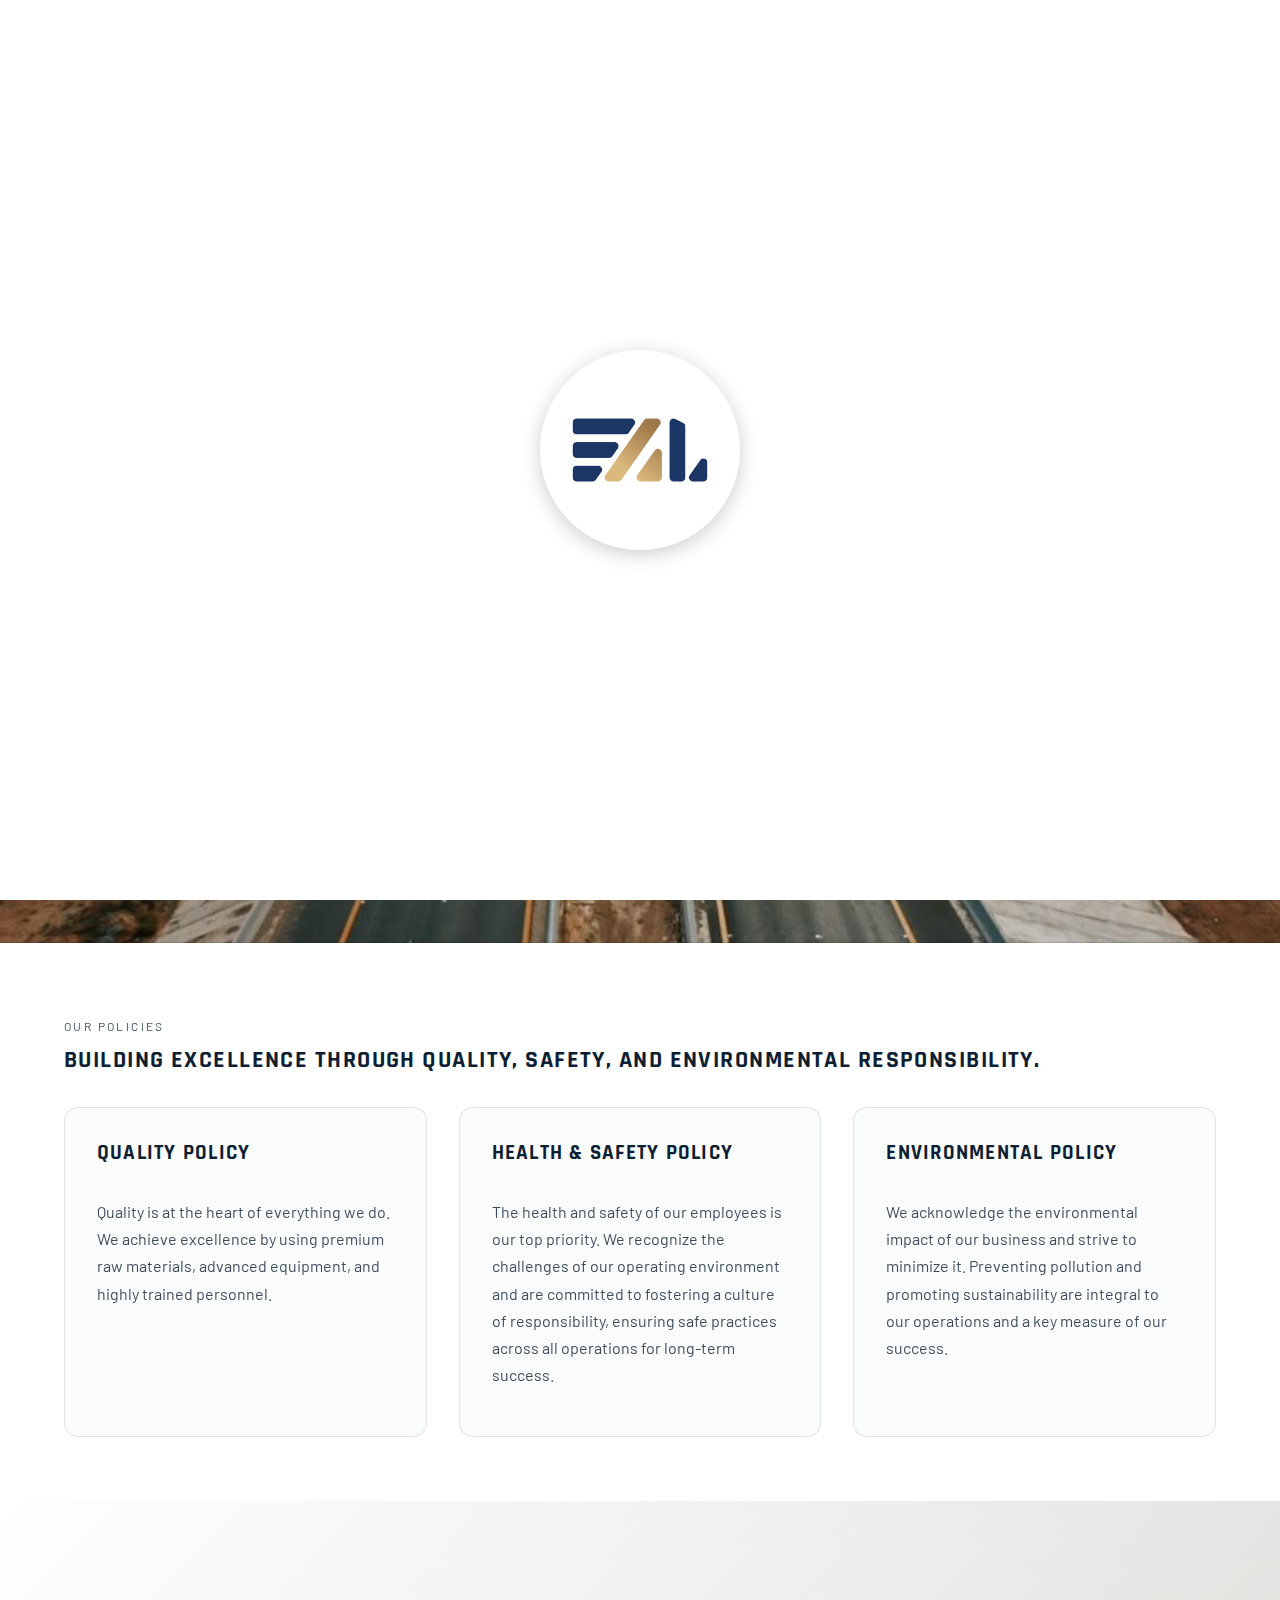
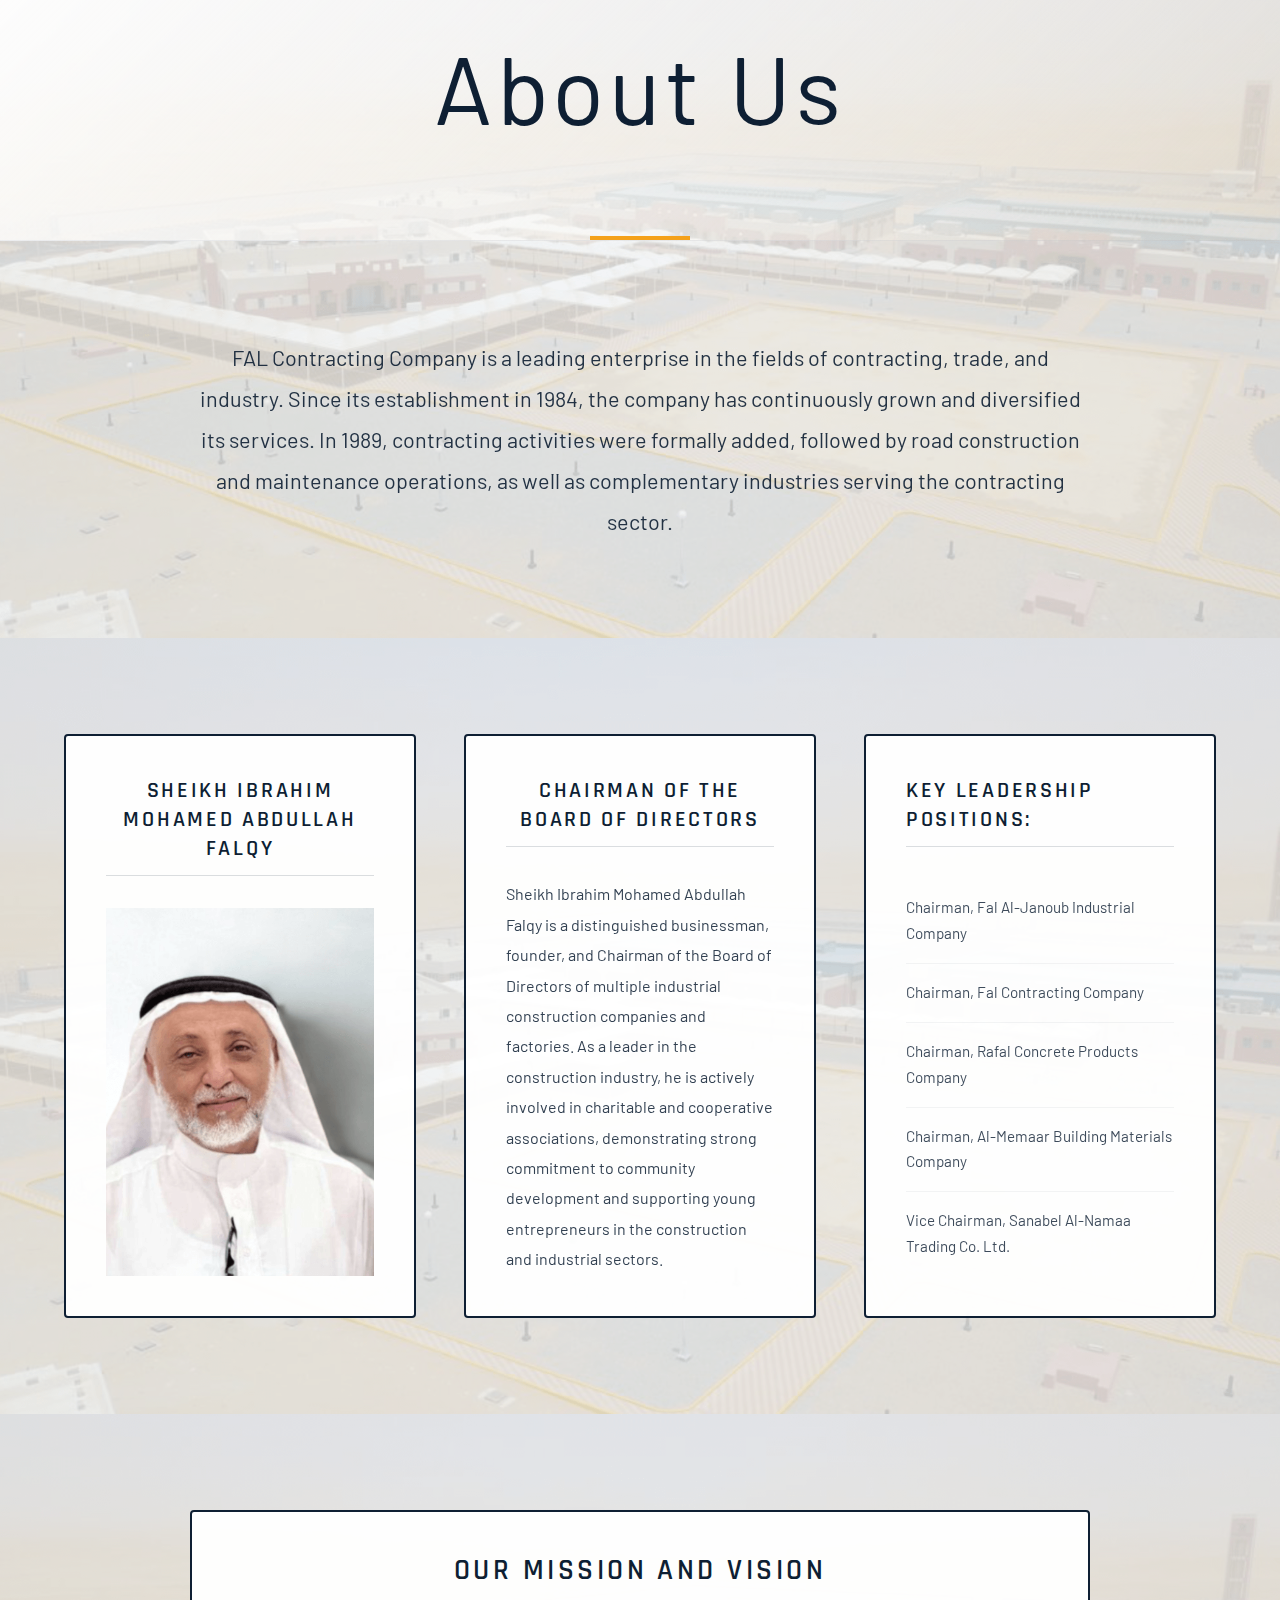
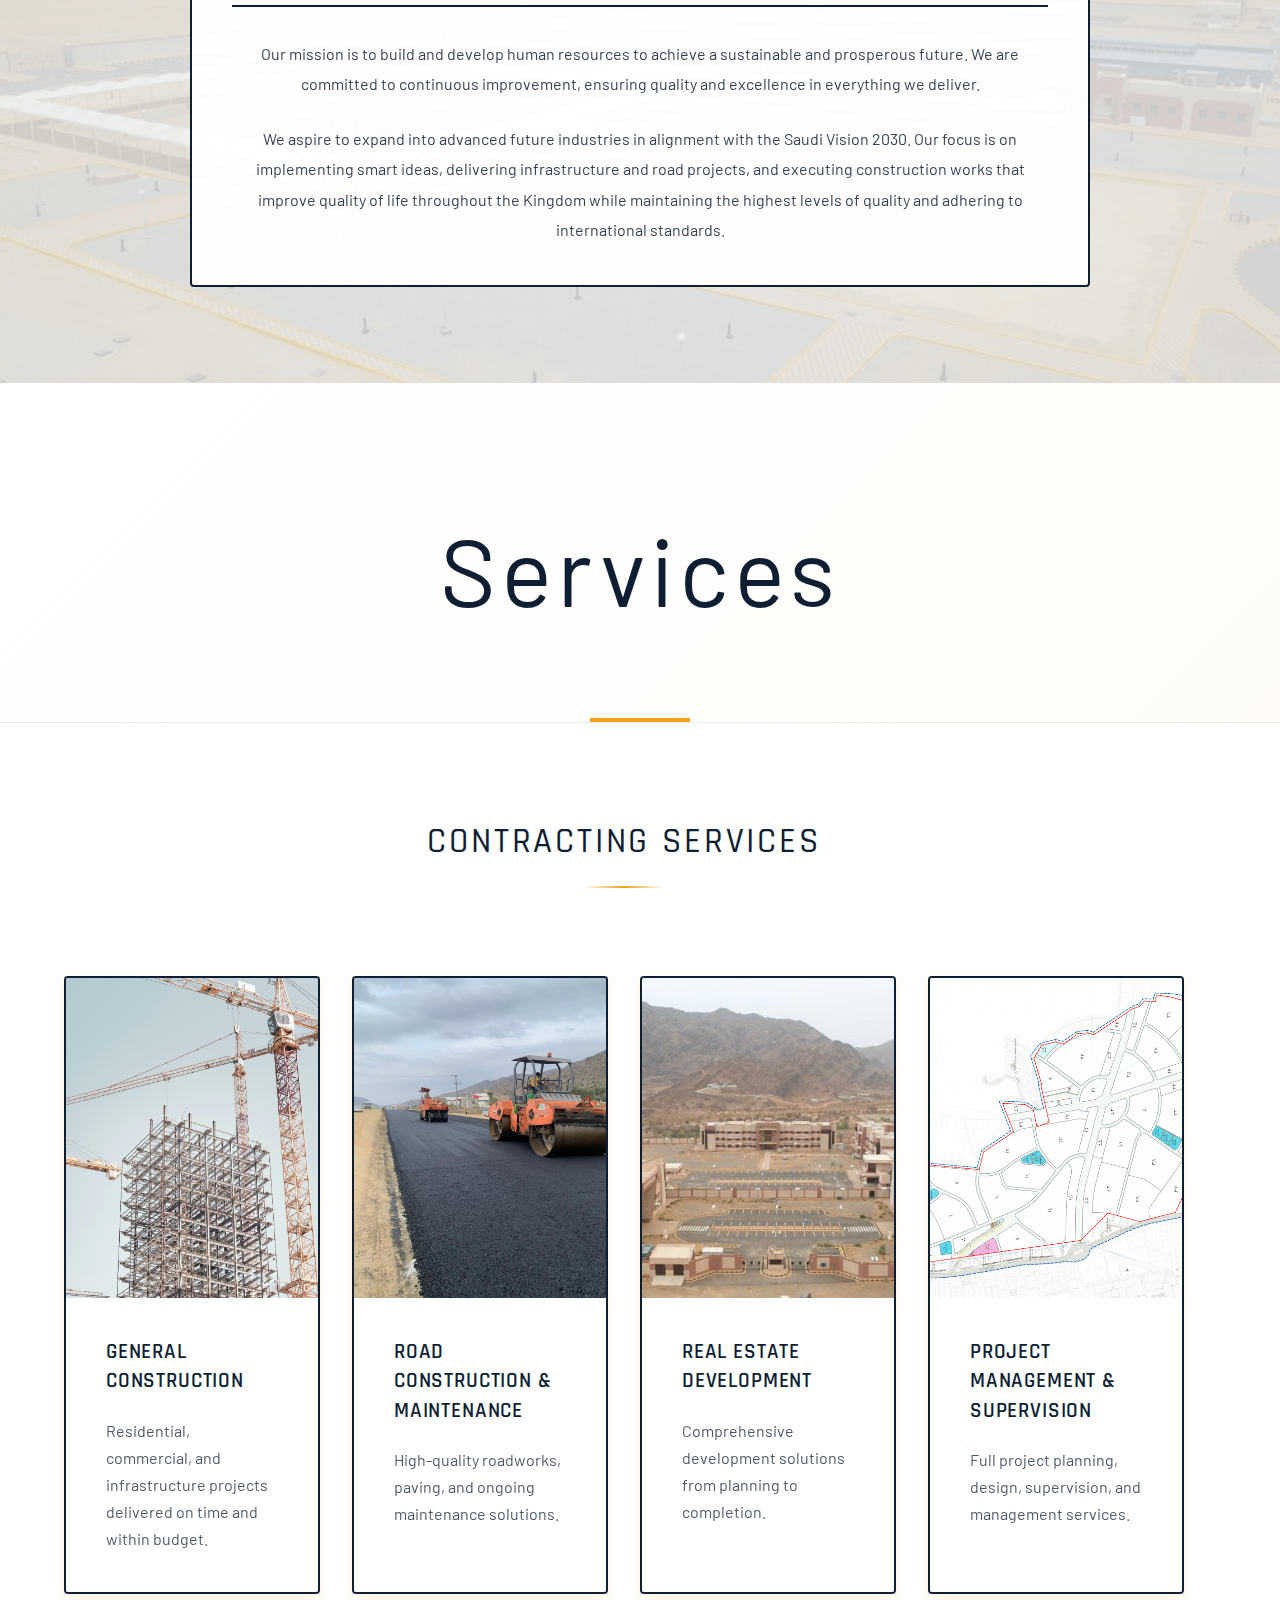
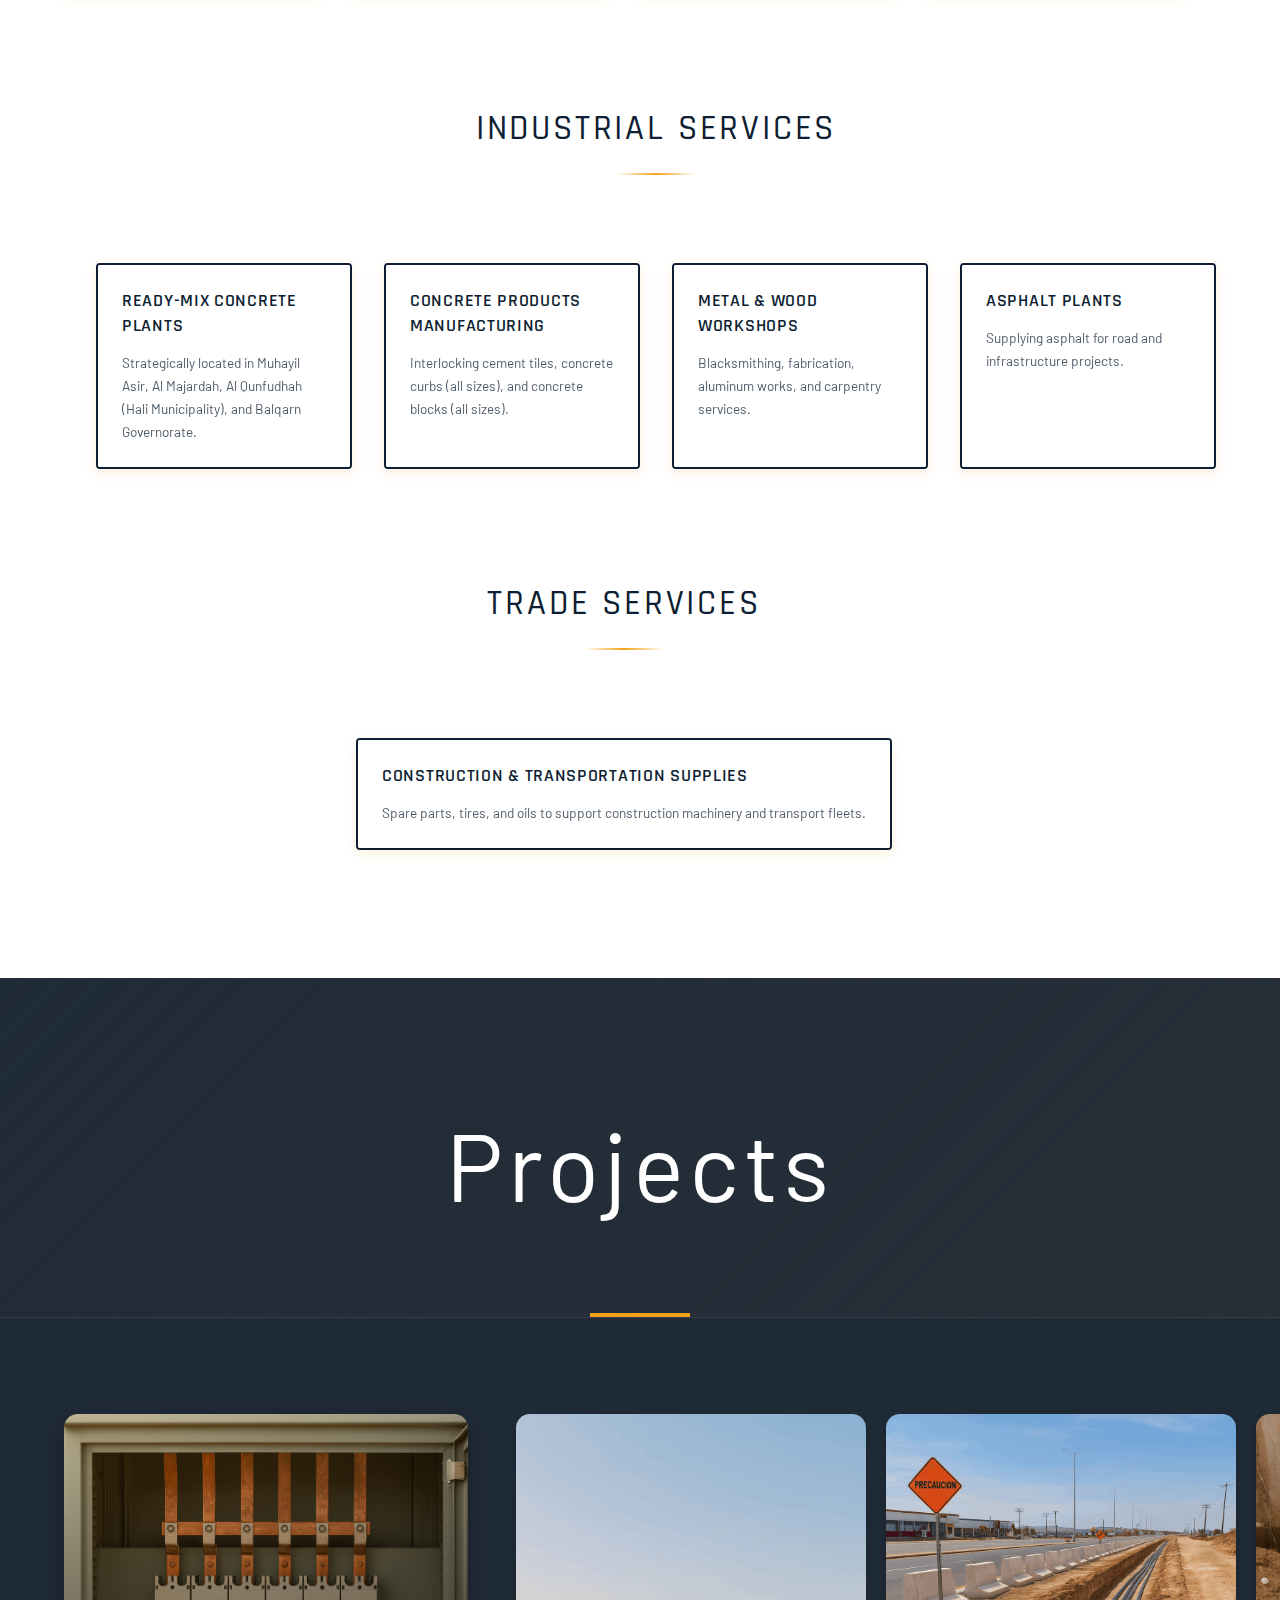
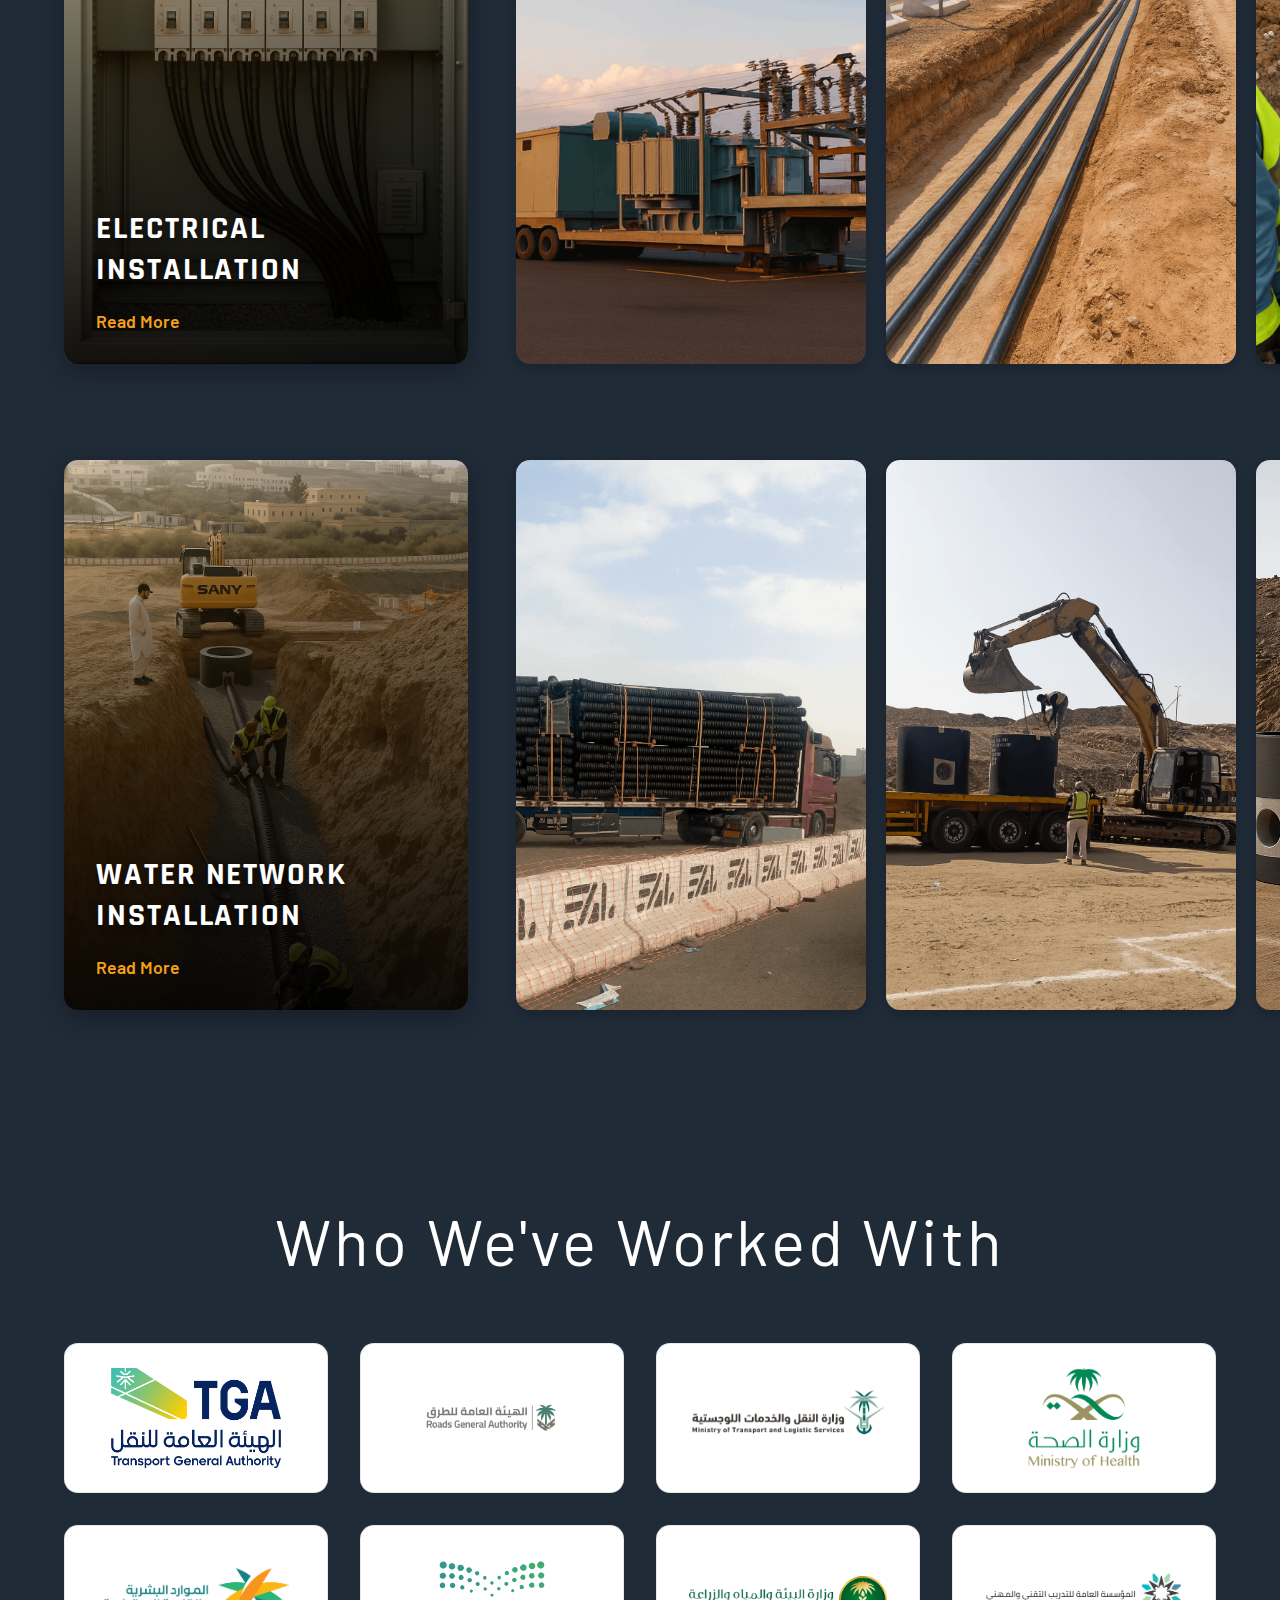
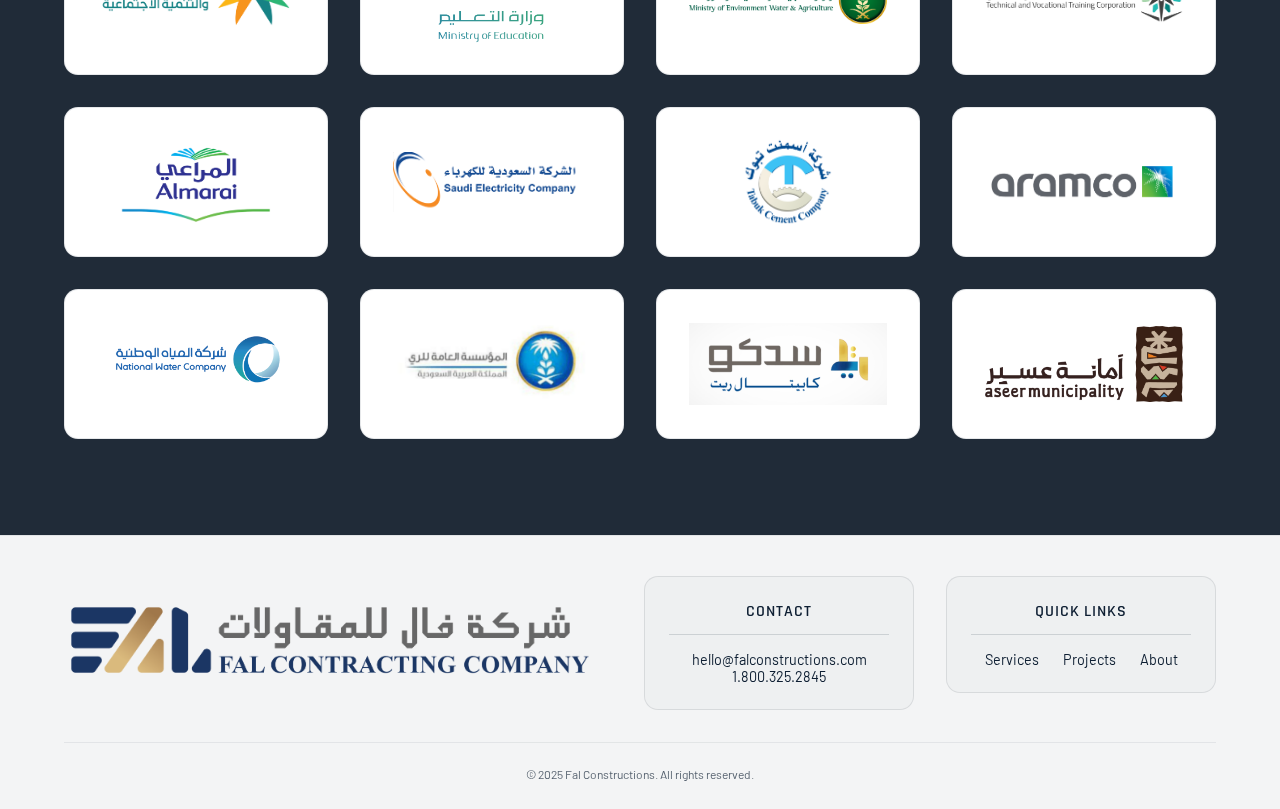
<file: Imfalqy/index.html>
<!DOCTYPE html>
<html lang="en">
  <head>
    <meta charset="UTF-8" />
    <meta name="viewport" content="width=device-width, initial-scale=1.0" />
    <title>Fal Constructions — Commercial, Industrial & Infrastructure Construction Company</title>
    <meta name="description" content="Fal Constructions delivers commercial, industrial, and infrastructure projects with precision craftsmanship. Expert design-build, structural upgrades, and mission-critical facilities." />
    <meta name="keywords" content="construction company, commercial construction, industrial construction, infrastructure construction, design-build, structural upgrades, construction contractors, building contractors, commercial builders, industrial builders, construction services, building construction, construction projects" />
    <meta name="author" content="Fal Constructions" />
    <meta name="robots" content="index, follow" />
    <link rel="canonical" href="https://falconstructions.com/" />
    
    <!-- Open Graph / Facebook -->
    <meta property="og:type" content="website" />
    <meta property="og:url" content="https://falconstructions.com/" />
    <meta property="og:title" content="Fal Constructions — Commercial, Industrial & Infrastructure Construction" />
    <meta property="og:description" content="Your Vision. Our Foundation. Expert construction services for commercial, industrial, and infrastructure projects." />
    <meta property="og:image" content="https://falconstructions.com/fallogo.png" />
    
    <!-- Twitter -->
    <meta property="twitter:card" content="summary_large_image" />
    <meta property="twitter:url" content="https://falconstructions.com/" />
    <meta property="twitter:title" content="Fal Constructions — Commercial, Industrial & Infrastructure Construction" />
    <meta property="twitter:description" content="Your Vision. Our Foundation. Expert construction services for commercial, industrial, and infrastructure projects." />
    <meta property="twitter:image" content="https://falconstructions.com/fallogo.png" />
    
    <link rel="preconnect" href="https://fonts.googleapis.com" />
    <link rel="preconnect" href="https://fonts.gstatic.com" crossorigin />
    <link
      href="https://fonts.googleapis.com/css2?family=Barlow:wght@400;600&family=Rajdhani:wght@600;700&display=swap"
      rel="stylesheet"
    />
    <link rel="stylesheet" href="./styles.css" />
    
    <!-- Structured Data -->
    <script type="application/ld+json">
    {
      "@context": "https://schema.org",
      "@type": "ConstructionBusiness",
      "name": "Fal Constructions",
      "description": "Commercial, industrial, and infrastructure construction company delivering design-build, structural upgrades, and mission-critical facilities.",
      "url": "https://falconstructions.com",
      "logo": "https://falconstructions.com/fallogo.png",
      "address": {
        "@type": "PostalAddress",
        "streetAddress": "101 Steelworks Ave, Suite 400",
        "addressLocality": "Seattle",
        "addressRegion": "WA",
        "postalCode": "98104",
        "addressCountry": "US"
      },
      "contactPoint": {
        "@type": "ContactPoint",
        "telephone": "+1-800-325-2845",
        "contactType": "customer service",
        "email": "hello@falconstructions.com"
      },
      "areaServed": "United States",
      "serviceType": ["Commercial Construction", "Industrial Construction", "Infrastructure Construction", "Design-Build", "Structural Upgrades"]
    }
    </script>
  </head>
  <body>
    <div id="loader" class="loader">
      <img src="./fallogo.png" alt="Fal Constructions logo" class="loader-logo" />
    </div>
    <header class="site-header">
      <div class="logo">
        <img src="./fallogo.png" alt="Fal Constructions logo" />
      </div>
      <nav class="primary-nav">
        <a href="#hero">Home</a>
        <a href="#about">About Us</a>
        <a href="#services-detailed">Services</a>
        <a href="#projects">Projects</a>
      </nav>
      <div class="header-spacer"></div>
    </header>

    <main>
      <section id="hero" class="hero">
        <div class="hero-overlay"></div>
        <div class="hero-content">
          <h1>Your Vision.<br />Our Foundation.</h1>
          <p class="hero-seo-text" style="display: none;">Fal Constructions: Leading commercial construction, industrial construction, and infrastructure construction company delivering expert building contractors services.</p>
          
        </div>
      </section>

      <section id="services" class="services">
        <header>
          <p class="eyebrow">Our Policies</p>
          <h2>Building excellence through quality, safety, and environmental responsibility.</h2>
        </header>
        <div class="service-grid">
          <article>
            <h3>Quality Policy</h3>
            <p>Quality is at the heart of everything we do. We achieve excellence by using premium raw materials, advanced equipment, and highly trained personnel.</p>
          </article>
          <article>
            <h3>Health & Safety Policy</h3>
            <p>The health and safety of our employees is our top priority. We recognize the challenges of our operating environment and are committed to fostering a culture of responsibility, ensuring safe practices across all operations for long-term success.</p>
          </article>
          <article>
            <h3>Environmental Policy</h3>
            <p>We acknowledge the environmental impact of our business and strive to minimize it. Preventing pollution and promoting sustainability are integral to our operations and a key measure of our success.</p>
          </article>
        </div>
      </section>

      <section id="about" class="company-intro-section">
        <header>
          <h1>About Us</h1>
        </header>
        <div class="company-intro-content">
          <p class="company-intro-text">
            FAL Contracting Company is a leading enterprise in the fields of contracting, trade, and industry. Since its establishment in 1984, the company has continuously grown and diversified its services. In 1989, contracting activities were formally added, followed by road construction and maintenance operations, as well as complementary industries serving the contracting sector.
          </p>
        </div>
      </section>

      <section class="falqi-section">
        <div class="falqi-container">
          <div class="falqi-image-box">
            <h2>Sheikh Ibrahim Mohamed Abdullah Falqy</h2>
            <img src="./falqi30.png" alt="Sheikh Ibrahim Mohamed Abdullah Falqy, Chairman of the Board of Directors of Fal Constructions and leading construction industry businessman" />
          </div>
          <div class="falqi-content-box">
            <p class="falqi-subtitle">Chairman of the Board of Directors</p>
            <p class="falqi-description">
              Sheikh Ibrahim Mohamed Abdullah Falqy is a distinguished businessman, founder, and Chairman of the Board of Directors of multiple industrial construction companies and factories. As a leader in the construction industry, he is actively involved in charitable and cooperative associations, demonstrating strong commitment to community development and supporting young entrepreneurs in the construction and industrial sectors.
            </p>
          </div>
          <div class="falqi-leadership-box">
            <h3>Key Leadership Positions:</h3>
            <ul class="falqi-list">
              <li>Chairman, Fal Al-Janoub Industrial Company</li>
              <li>Chairman, Fal Contracting Company</li>
              <li>Chairman, Rafal Concrete Products Company</li>
              <li>Chairman, Al-Memaar Building Materials Company</li>
              <li>Vice Chairman, Sanabel Al-Namaa Trading Co. Ltd.</li>
            </ul>
          </div>
        </div>
      </section>

      <section class="mission-vision-section">
        <div class="mission-vision-container">
          <div class="mission-vision-item">
            <h2>Our Mission and Vision</h2>
            <p>Our mission is to build and develop human resources to achieve a sustainable and prosperous future. We are committed to continuous improvement, ensuring quality and excellence in everything we deliver.</p>
            <p>We aspire to expand into advanced future industries in alignment with the Saudi Vision 2030. Our focus is on implementing smart ideas, delivering infrastructure and road projects, and executing construction works that improve quality of life throughout the Kingdom while maintaining the highest levels of quality and adhering to international standards.</p>
          </div>
        </div>
      </section>

      <section id="services-detailed" class="services-detailed">
        <header>
          <h1>Services</h1>
        </header>
        
        <div class="services-content">
          <div class="services-categories">
          <div class="service-category">
            <h3 class="category-title">Contracting Services</h3>
            <div class="service-items-grid">
              <article class="service-item">
                <div class="service-image-placeholder">
                  <img src="./general2.jpg" alt="General Construction" />
                </div>
                <div class="service-content">
                  <h4>General Construction</h4>
                  <p>Residential, commercial, and infrastructure projects delivered on time and within budget.</p>
                </div>
              </article>
              <article class="service-item">
                <div class="service-image-placeholder">
                  <img src="./faluroad.jpeg" alt="Road Construction & Maintenance" />
                </div>
                <div class="service-content">
                  <h4>Road Construction & Maintenance</h4>
                  <p>High-quality roadworks, paving, and ongoing maintenance solutions.</p>
                </div>
              </article>
              <article class="service-item">
                <div class="service-image-placeholder">
                  <img src="./realestate.jpeg" alt="Real Estate Development" />
                </div>
                <div class="service-content">
                  <h4>Real Estate Development</h4>
                  <p>Comprehensive development solutions from planning to completion.</p>
                </div>
              </article>
              <article class="service-item">
                <div class="service-image-placeholder">
                  <img src="./plan.png" alt="Project Management & Supervision" />
                </div>
                <div class="service-content">
                  <h4>Project Management & Supervision</h4>
                  <p>Full project planning, design, supervision, and management services.</p>
                </div>
              </article>
            </div>
          </div>

          <div class="service-category">
            <h3 class="category-title">Industrial Services</h3>
            <div class="service-items-grid">
              <article class="service-item">
                <div class="service-content">
                  <h4>Ready-Mix Concrete Plants</h4>
                  <p>Strategically located in Muhayil Asir, Al Majardah, Al Qunfudhah (Hali Municipality), and Balqarn Governorate.</p>
                </div>
              </article>
              <article class="service-item">
                <div class="service-content">
                  <h4>Concrete Products Manufacturing</h4>
                  <p>Interlocking cement tiles, concrete curbs (all sizes), and concrete blocks (all sizes).</p>
                </div>
              </article>
              <article class="service-item">
                <div class="service-content">
                  <h4>Metal & Wood Workshops</h4>
                  <p>Blacksmithing, fabrication, aluminum works, and carpentry services.</p>
                </div>
              </article>
              <article class="service-item">
                <div class="service-content">
                  <h4>Asphalt Plants</h4>
                  <p>Supplying asphalt for road and infrastructure projects.</p>
                </div>
              </article>
            </div>
          </div>

          <div class="service-category">
            <h3 class="category-title">Trade Services</h3>
            <div class="service-items-grid">
              <article class="service-item">
                <div class="service-content">
                  <h4>Construction & Transportation Supplies</h4>
                  <p>Spare parts, tires, and oils to support construction machinery and transport fleets.</p>
                </div>
              </article>
            </div>
          </div>
        </div>
        </div>
      </section>

      <section id="projects" class="projects">
        <header>
          <h1>Projects</h1>
        </header>
        <div class="projects-container">
          <article class="project-item">
            <div class="project-main">
              <div class="project-card-wrapper">
                <div class="project-card electrical-project" style="background-image: linear-gradient(135deg, rgba(244, 161, 26, 0.15), rgba(0, 0, 0, 0.4)), url('./elc.png');">
                  <div class="project-overlay">
                    <h3>Electrical Installation</h3>
                    <a href="#" class="link read-more-btn" data-project="saudi-electricity">Read More</a>
                  </div>
                </div>
              </div>
              <div class="project-details" id="saudi-electricity-details" style="display: none;">
                <p>This project, executed for the Saudi Electricity Company, upgrades aging overhead lines to a modern underground system to enhance safety, reliability, and the overall urban environment. FAL completed all trenching, cable laying, sand bedding, mechanical protection, backfilling, and load redistribution in full accordance with SEC standards. The scope also included the installation of the Al-Hamata transformer station, further enhancing network capacity and overall system performance. Overall, the project strengthens the electrical network, reduces power outages, and supports future expansion across the area.</p>
              </div>
            </div>
            <div class="project-gallery">
              <div class="gallery-item" style="background-image: url('./elpic2.png');"></div>
              <div class="gallery-item" style="background-image: url('./forel.png');"></div>
              <div class="gallery-item" style="background-image: url('./3rdelec.png');"></div>
            </div>
          </article>
          <article class="project-item">
            <div class="project-main">
              <div class="project-card-wrapper">
                <div class="project-card water-project" style="background-image: linear-gradient(135deg, rgba(244, 161, 26, 0.15), rgba(0, 0, 0, 0.4)), url('./mainw1.png');">
                  <div class="project-overlay">
                    <h3>Water Network Installation</h3>
                    <a href="#" class="link read-more-btn" data-project="water-network">Read More</a>
                  </div>
                </div>
              </div>
              <div class="project-details" id="water-network-details" style="display: none;">
                <p>FAL executed the complete water distribution network for a private development in Abha, including material supply, trenching, pipe laying (160 & 200 mm), fire hydrant installation, pressure testing, and final handover to the National Water Company. The work was delivered according to NWC technical specifications and project consultant requirements.</p>
              </div>
            </div>
            <div class="project-gallery">
              <div class="gallery-item" style="background-image: url('./water1.png');"></div>
              <div class="gallery-item" style="background-image: url('./water2.png');"></div>
              <div class="gallery-item" style="background-image: url('./bil2.png');"></div>
            </div>
          </article>
        </div>
      </section>

      <section class="partners-section">
        <header>
          <h2>Who We've Worked With</h2>
        </header>
        <div class="partners-grid">
          <div class="partner-logo-box">
            <img src="./log1.png" alt="Partner logo" />
          </div>
          <div class="partner-logo-box">
            <img src="./log2.png" alt="Partner logo" />
          </div>
          <div class="partner-logo-box">
            <img src="./log3.png" alt="Partner logo" />
          </div>
          <div class="partner-logo-box">
            <img src="./log4.png" alt="Partner logo" />
          </div>
          <div class="partner-logo-box">
            <img src="./log5.png" alt="Partner logo" />
          </div>
          <div class="partner-logo-box">
            <img src="./log6.png" alt="Partner logo" />
          </div>
          <div class="partner-logo-box">
            <img src="./log7.png" alt="Partner logo" />
          </div>
          <div class="partner-logo-box">
            <img src="./log8.png" alt="Partner logo" />
          </div>
          <div class="partner-logo-box">
            <img src="./log9.png" alt="Partner logo" />
          </div>
          <div class="partner-logo-box">
            <img src="./log10.png" alt="Partner logo" />
          </div>
          <div class="partner-logo-box">
            <img src="./log11.png" alt="Partner logo" />
          </div>
          <div class="partner-logo-box">
            <img src="./log12.png" alt="Partner logo" />
          </div>
          <div class="partner-logo-box">
            <img src="./log13.png" alt="Partner logo" />
          </div>
          <div class="partner-logo-box">
            <img src="./log14.png" alt="Partner logo" />
          </div>
          <div class="partner-logo-box">
            <img src="./log15.png" alt="Partner logo" />
          </div>
          <div class="partner-logo-box">
            <img src="./log16.png" alt="Partner logo" />
          </div>
        </div>
      </section>
    </main>

    <footer id="contact" class="site-footer">
      <div class="footer-main-content">
        <div class="footer-logo-section">
          <img src="./fallogo2.png" alt="Fal Constructions logo" class="footer-logo" />
        </div>
        <div class="footer-info-boxes">
          <div class="footer-box">
            <h4>Contact</h4>
            <div class="footer-line"></div>
            <p class="footer-email"><a href="mailto:hello@falconstructions.com">hello@falconstructions.com</a></p>
            <p class="footer-phone"><a href="tel:+18003252845">1.800.325.2845</a></p>
          </div>
          <div class="footer-box">
            <h4>Quick links</h4>
            <div class="footer-line"></div>
            <ul>
              <li><a href="#services-detailed">Services</a></li>
              <li><a href="#projects">Projects</a></li>
              <li><a href="#about">About</a></li>
            </ul>
          </div>
        </div>
      </div>
      <p class="legal">© 2025 Fal Constructions. All rights reserved.</p>
    </footer>
    <script>
      // Handle loader transition
      window.addEventListener('DOMContentLoaded', function() {
        const loader = document.getElementById('loader');
        const body = document.body;
        
        // Add loading class to body to prevent scrolling
        body.classList.add('loading');
        
        // Hide loader after delay (similar to AMANA's behavior)
        setTimeout(function() {
          loader.classList.add('hidden');
          body.classList.remove('loading');
          
          // Remove loader from DOM after transition completes
          setTimeout(function() {
            loader.remove();
          }, 600);
        }, 1500); // 1.5 second delay before transition
      });
      
      // Handle Read More functionality
      document.querySelectorAll('.read-more-btn').forEach(function(btn) {
        btn.addEventListener('click', function(e) {
          e.preventDefault();
          const projectId = this.getAttribute('data-project');
          const details = document.getElementById(projectId + '-details');
          
          if (details) {
            if (details.style.display === 'none') {
              details.style.display = 'block';
              this.textContent = 'Read Less';
            } else {
              details.style.display = 'none';
              this.textContent = 'Read More';
            }
          }
        });
      });
</file>
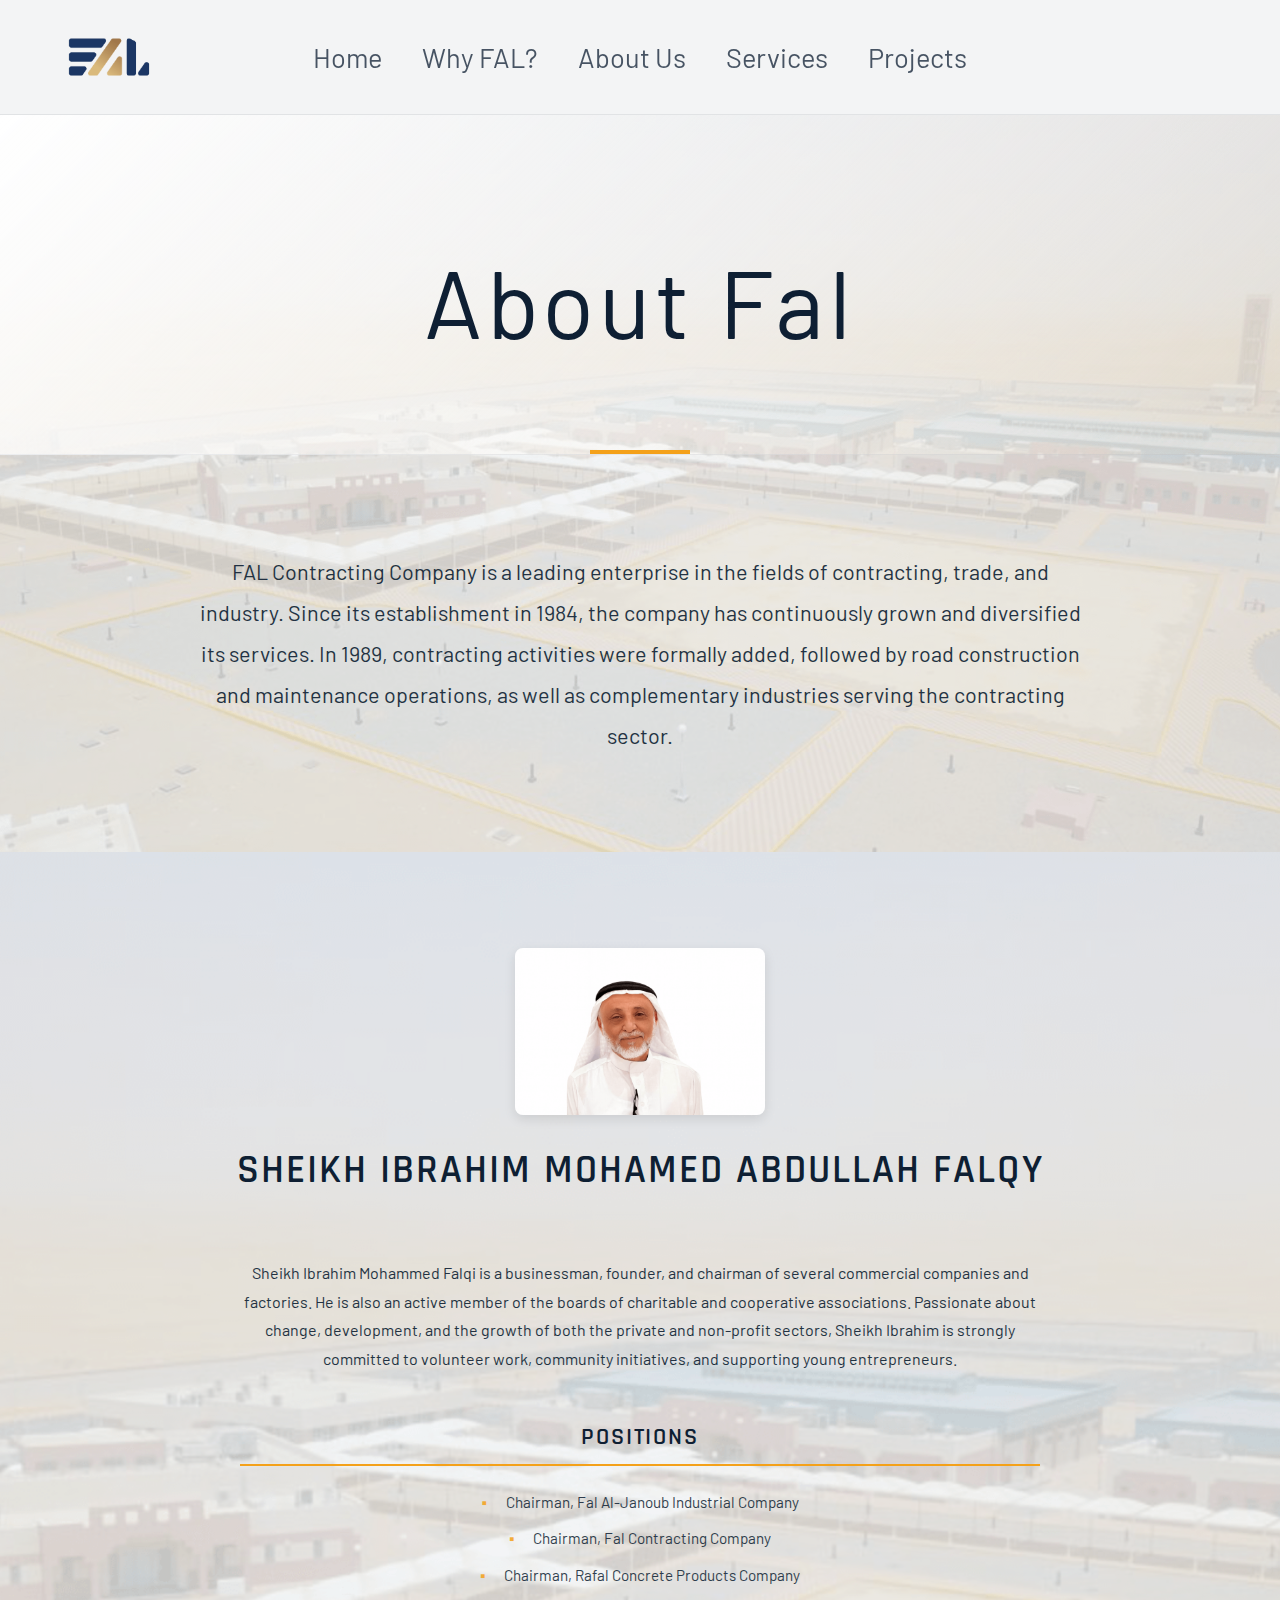
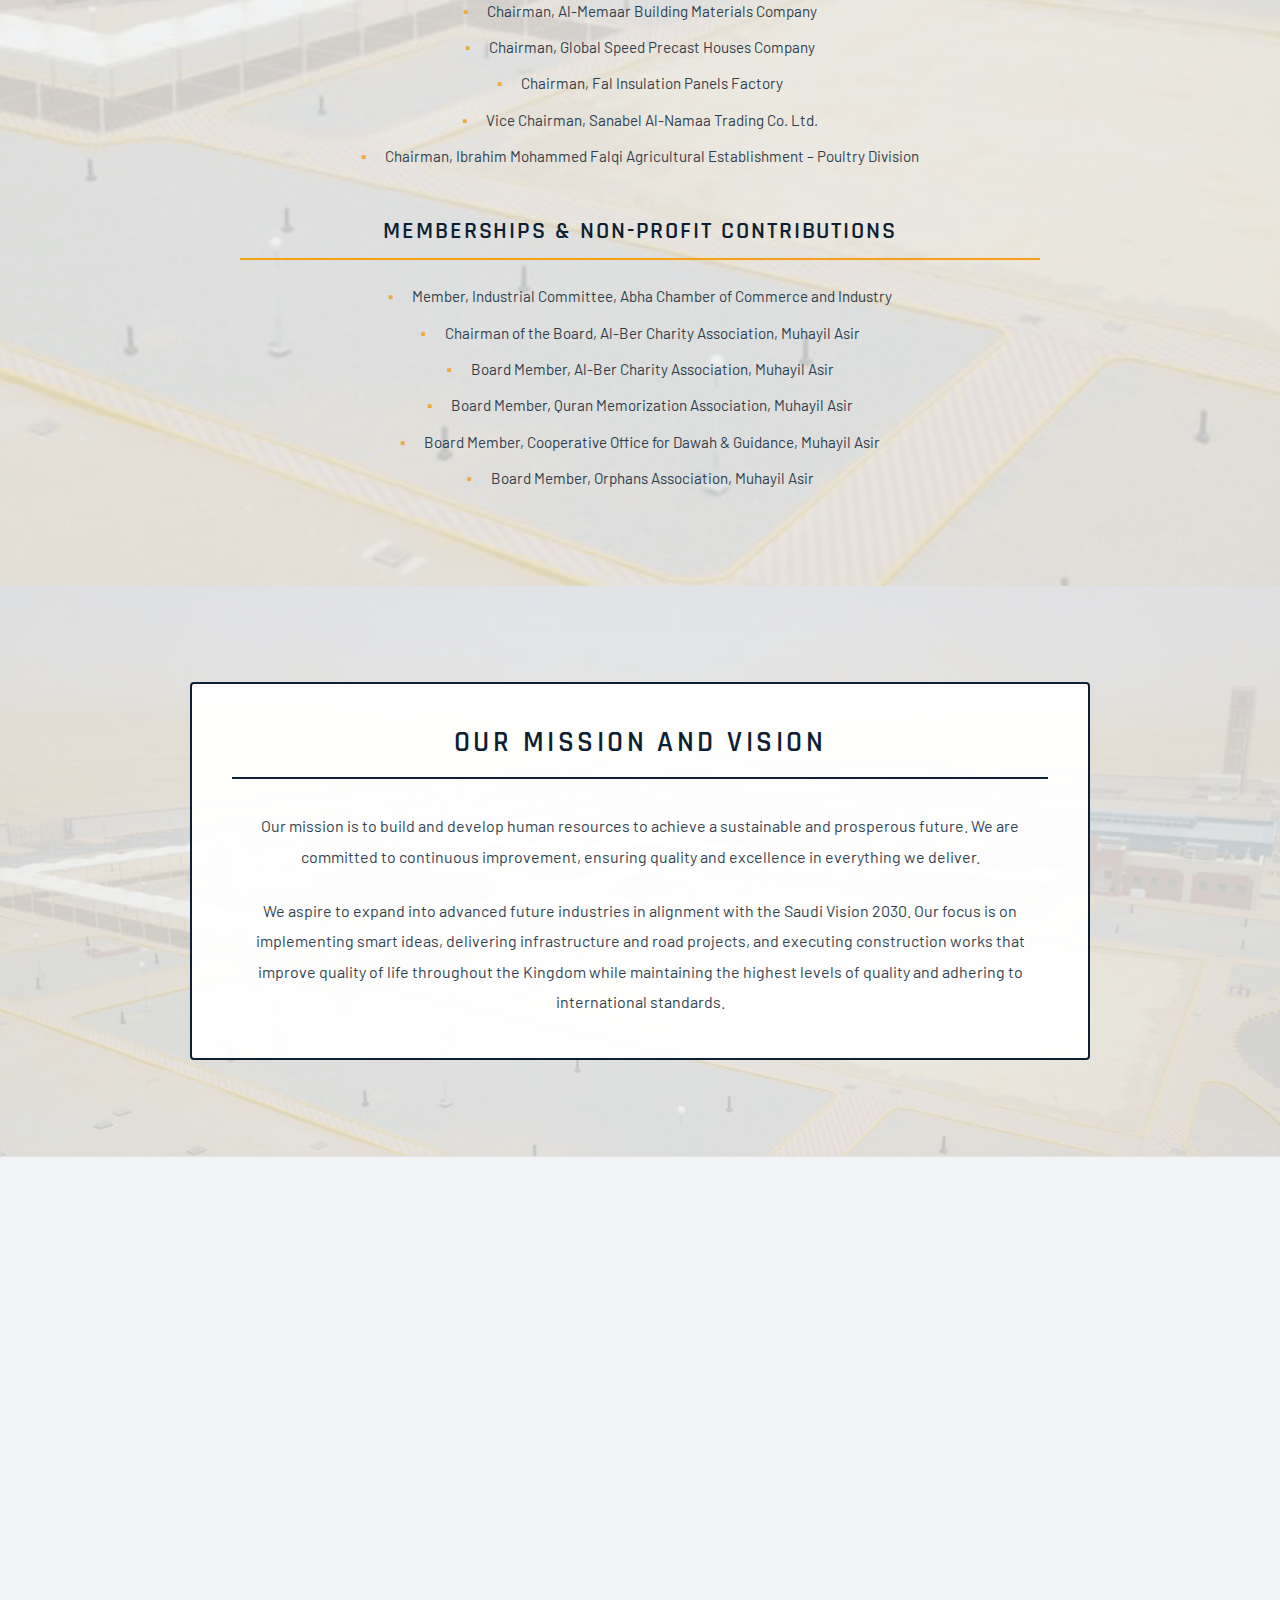
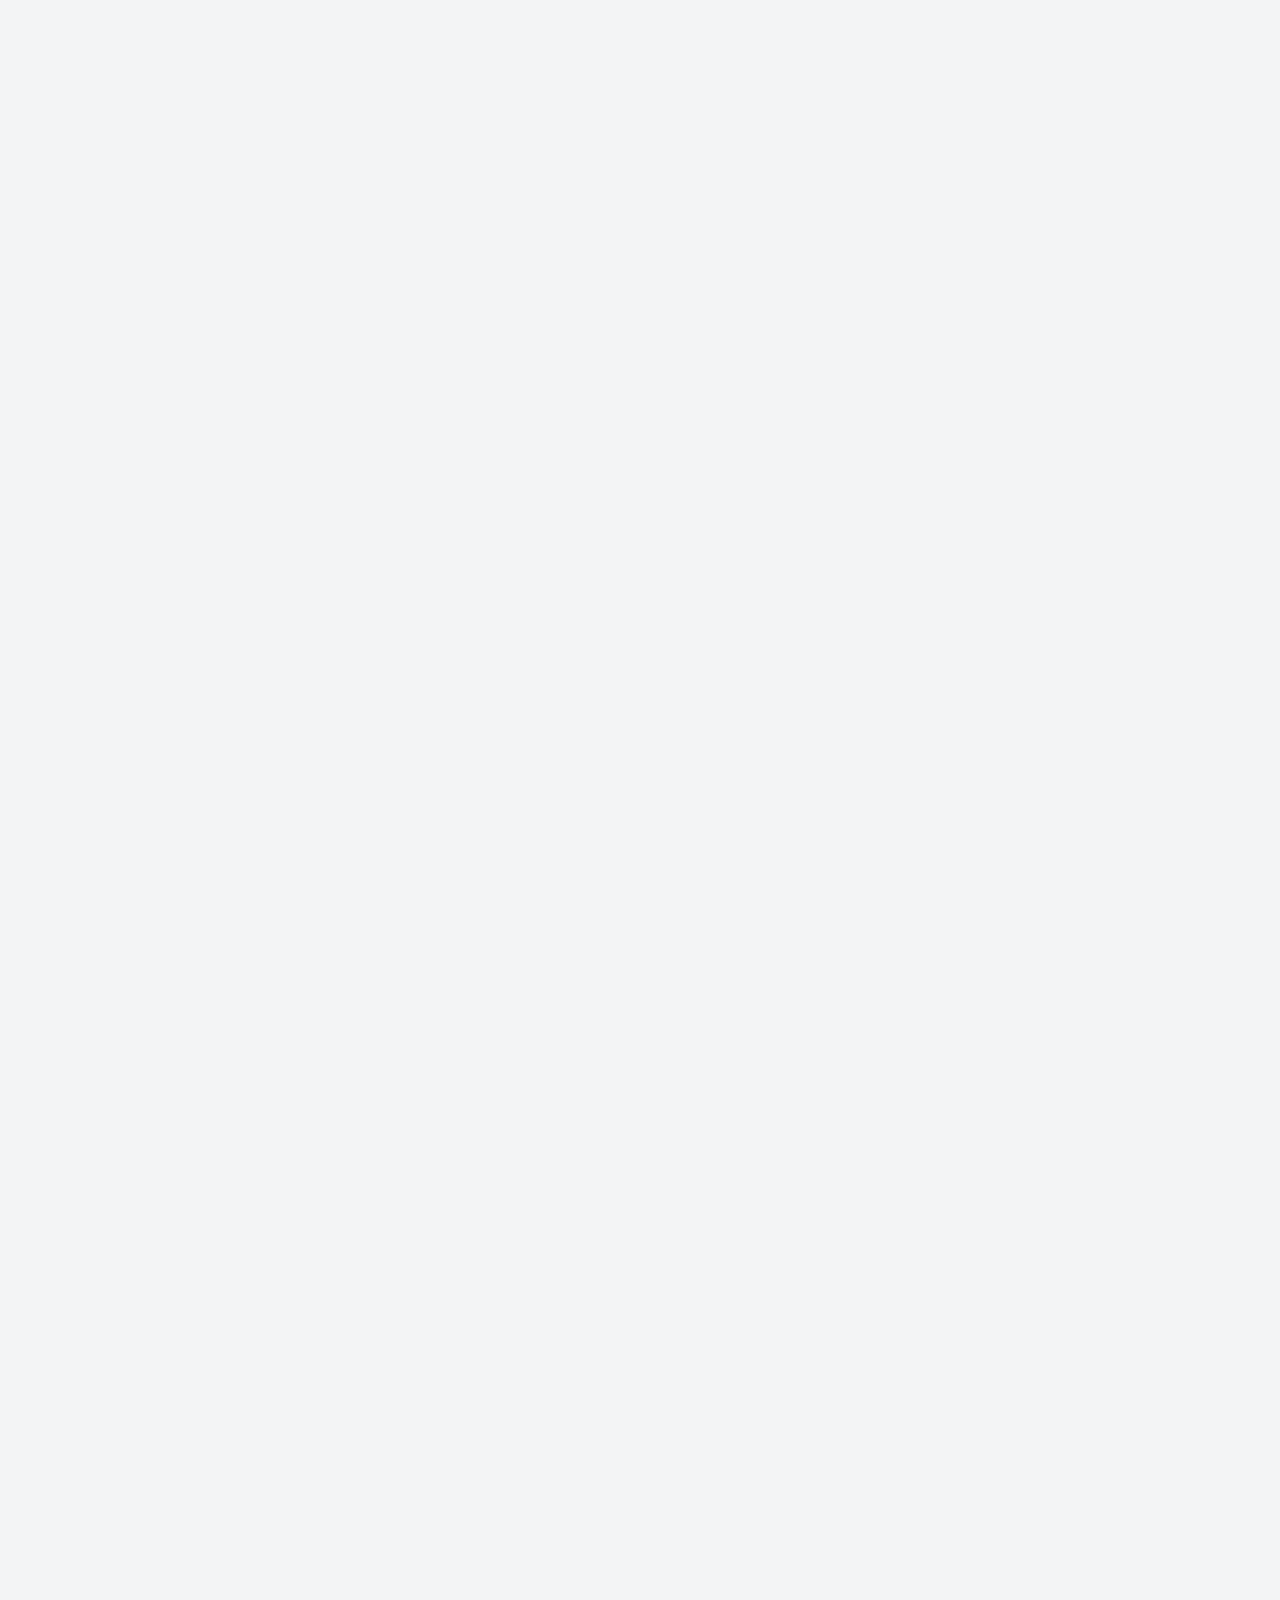
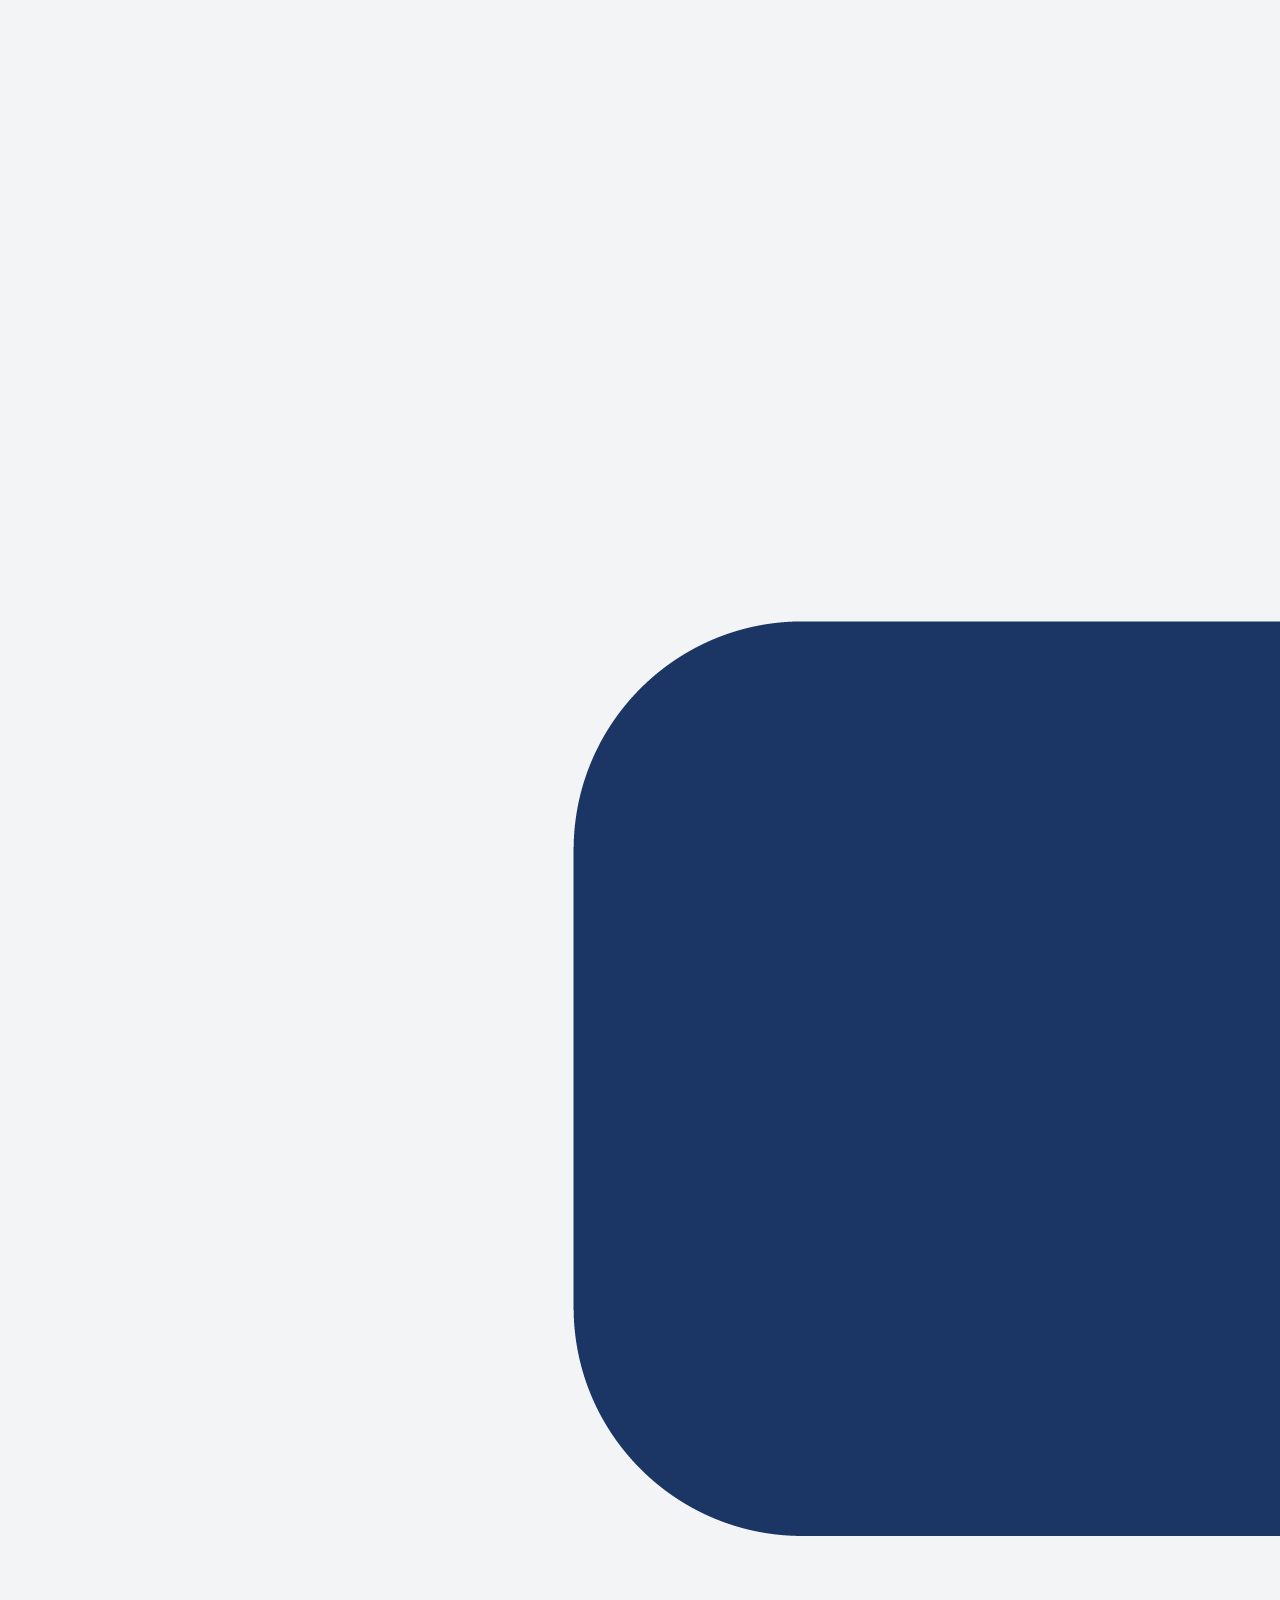
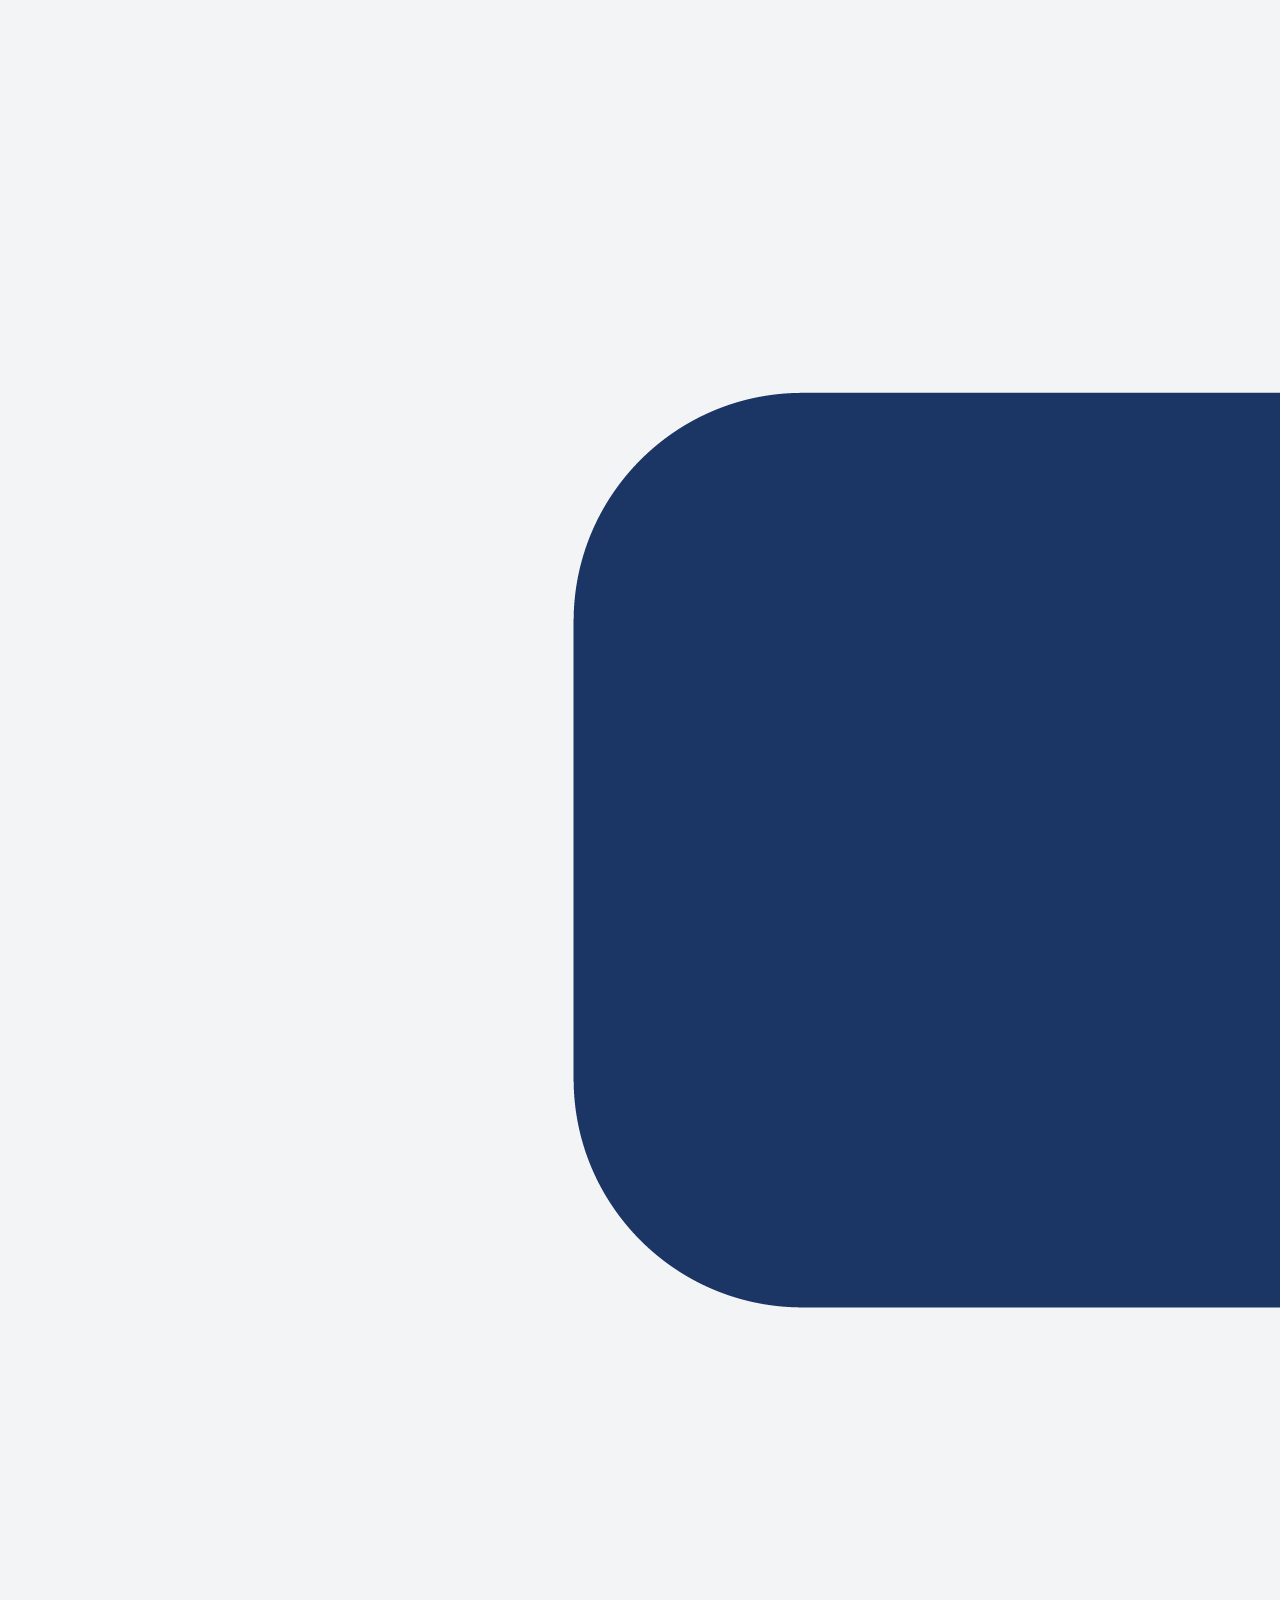
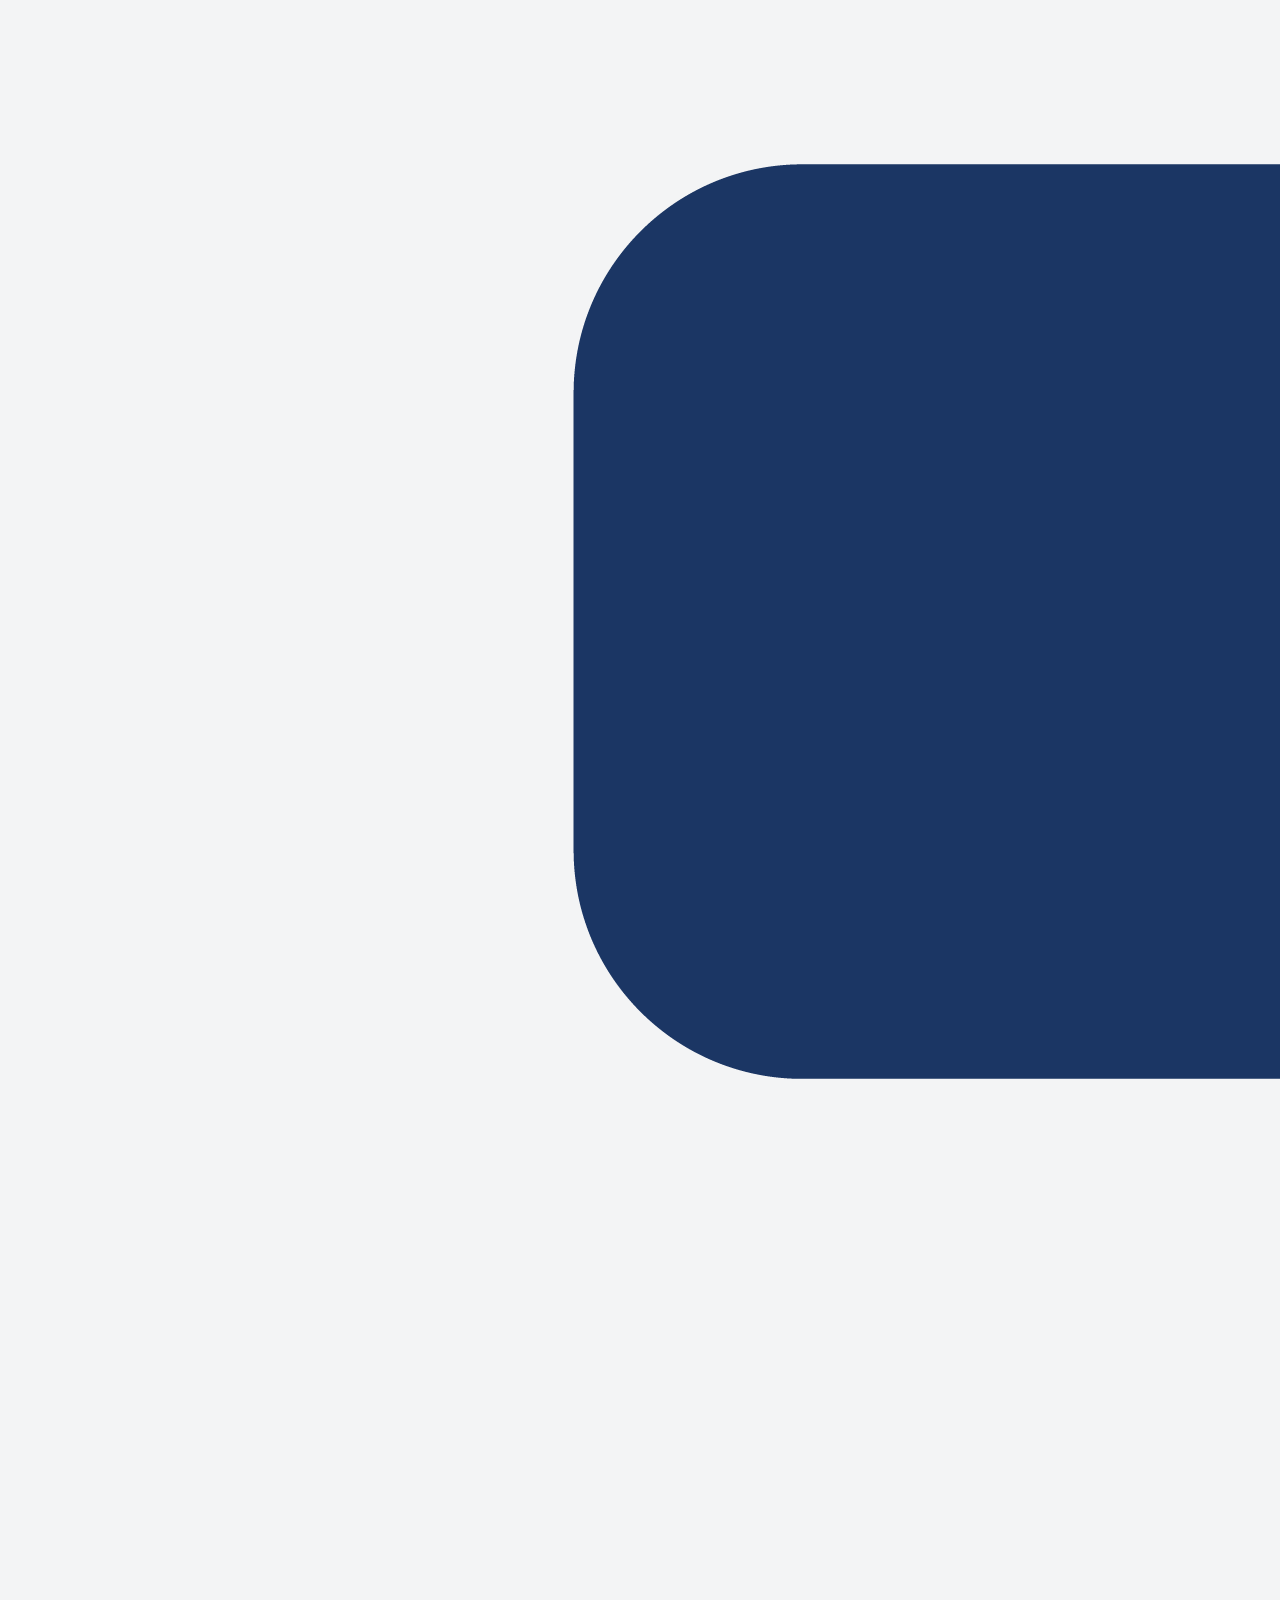
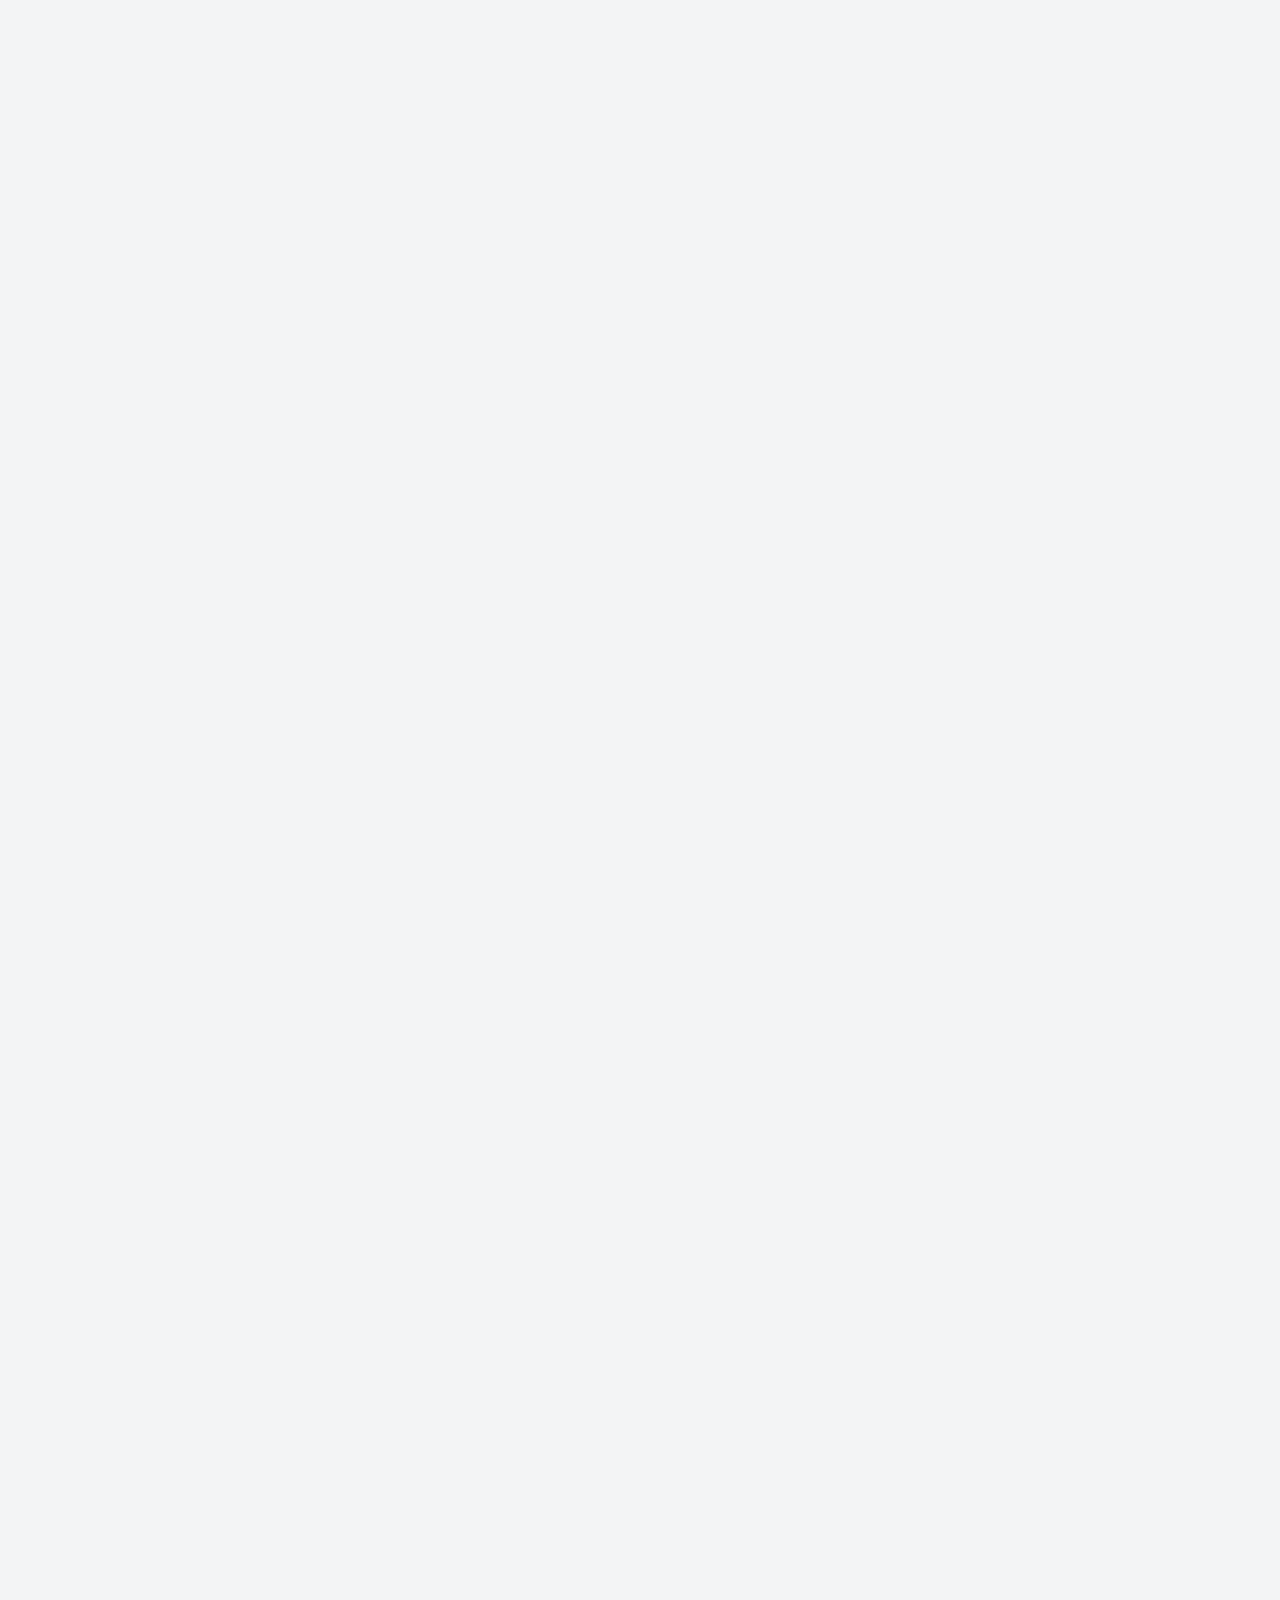
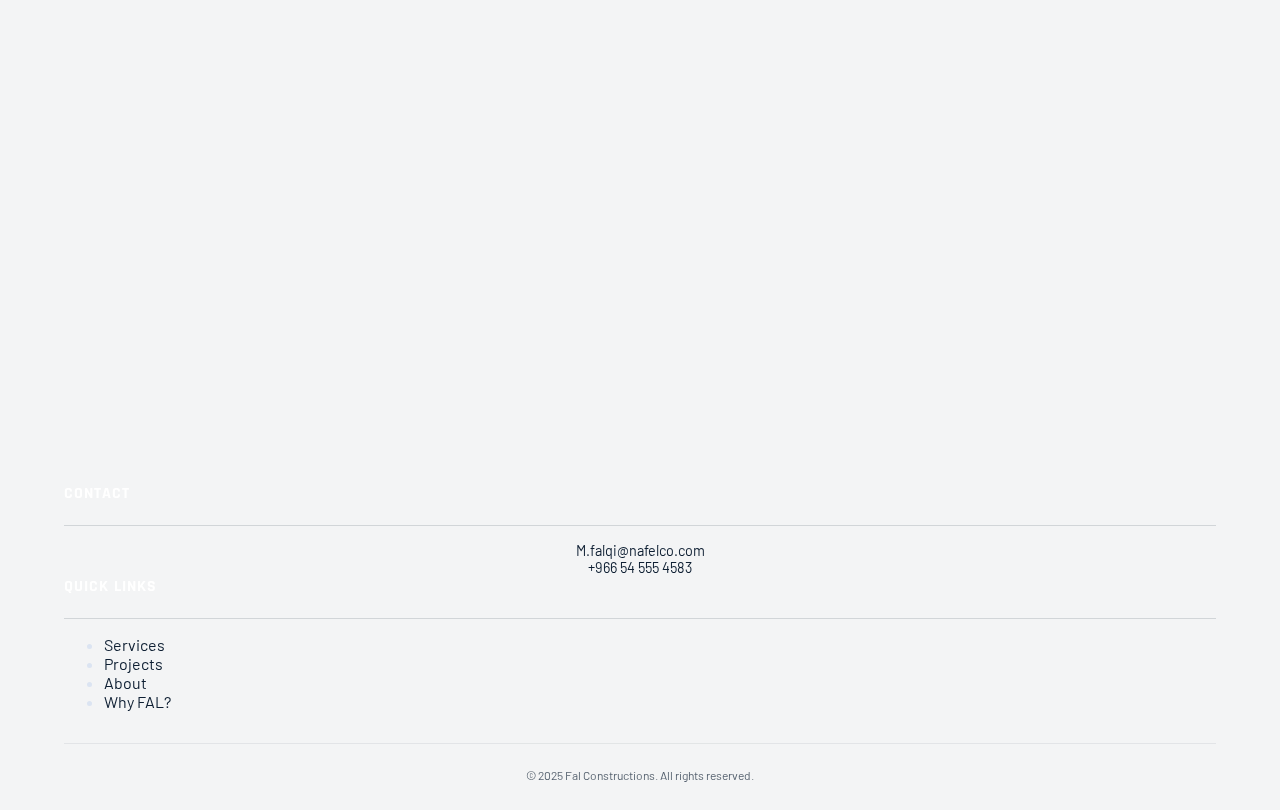
<file: about.html>
<!DOCTYPE html>
<html lang="en">
  <head>
    <meta charset="UTF-8" />
    <meta name="viewport" content="width=device-width, initial-scale=1.0, maximum-scale=1.0, user-scalable=no" />
    <title>About Us — Fal Constructions Leadership & Company History</title>
    <meta name="description" content="Learn about Fal Constructions leadership. Sheikh Ibrahim Falqi, Chairman of Fal Al-Janoub Industrial Company, Fal Contracting Company, and leading construction businesses." />
    <meta name="keywords" content="Fal Constructions, construction company leadership, Sheikh Ibrahim Falqi, Fal Al-Janoub Industrial Company, Fal Contracting Company, construction company chairman, industrial construction leadership" />
    <meta name="author" content="Fal Constructions" />
    <meta name="robots" content="index, follow" />
    <link rel="canonical" href="https://falconstructions.com/about.html" />
    
    <!-- Open Graph / Facebook -->
    <meta property="og:type" content="website" />
    <meta property="og:url" content="https://falconstructions.com/about.html" />
    <meta property="og:title" content="About Us — Fal Constructions Leadership" />
    <meta property="og:description" content="Learn about Fal Constructions leadership and company history." />
    <meta property="og:image" content="https://falconstructions.com/falqi30.png" />
    
    <!-- Twitter -->
    <meta property="twitter:card" content="summary_large_image" />
    <meta property="twitter:url" content="https://falconstructions.com/about.html" />
    <meta property="twitter:title" content="About Us — Fal Constructions Leadership" />
    <meta property="twitter:description" content="Learn about Fal Constructions leadership and company history." />
    <meta property="twitter:image" content="https://falconstructions.com/falqi30.png" />
    
    <link rel="preconnect" href="https://fonts.googleapis.com" />
    <link rel="preconnect" href="https://fonts.gstatic.com" crossorigin />
    <link
      href="https://fonts.googleapis.com/css2?family=Barlow:wght@400;600&family=Rajdhani:wght@600;700&display=swap"
      rel="stylesheet"
    />
    <link rel="stylesheet" href="./styles.css" />
    
    <!-- Structured Data -->
    <script type="application/ld+json">
    {
      "@context": "https://schema.org",
      "@type": "AboutPage",
      "name": "About Fal Constructions",
      "description": "Learn about Fal Constructions leadership and company history",
      "url": "https://falconstructions.com/about.html",
      "mainEntity": {
        "@type": "Organization",
        "name": "Fal Constructions",
        "founder": {
          "@type": "Person",
          "name": "Sheikh Ibrahim Mohamed Abdullah Falqy",
          "jobTitle": "Chairman of the Board of Directors"
        }
      }
    }
    </script>
  </head>
  <body>
    <div id="loader" class="loader">
      <img src="./fallogo.png" alt="Fal Constructions logo" class="loader-logo" />
    </div>
    <header class="site-header">
      <div class="logo">
        <a href="./index.html"><img src="./fallogo.png" alt="Fal Constructions logo" /></a>
      </div>
      <nav class="primary-nav">
        <a href="./index.html">Home</a>
        <a href="./index.html#why-fal">Why FAL?</a>
        <a href="./about.html">About Us</a>
        <a href="./index.html#services">Services</a>
        <a href="./projects.html">Projects</a>
      </nav>
      <div class="header-spacer"></div>
    </header>

    <main>
      <section class="company-intro-section">
        <header>
          <h1>About Fal</h1>
        </header>
        <div class="company-intro-content">
          <p class="company-intro-text">
            FAL Contracting Company is a leading enterprise in the fields of contracting, trade, and industry. Since its establishment in 1984, the company has continuously grown and diversified its services. In 1989, contracting activities were formally added, followed by road construction and maintenance operations, as well as complementary industries serving the contracting sector.
          </p>
        </div>
      </section>

      <section class="falqi-section">
        <div class="falqi-container">
          <div class="falqi-header">
            <img src="./falqi30.png" alt="Sheikh Ibrahim Mohamed Abdullah Falqy, Chairman of the Board of Directors of Fal Constructions and leading construction industry businessman" />
            <h2 class="falqi-name">Sheikh Ibrahim Mohamed Abdullah Falqy</h2>
          </div>
          
          <div class="falqi-content">
            <div class="falqi-bio-section">
              <p class="falqi-bio">
                Sheikh Ibrahim Mohammed Falqi is a businessman, founder, and chairman of several commercial companies and factories. He is also an active member of the boards of charitable and cooperative associations. Passionate about change, development, and the growth of both the private and non-profit sectors, Sheikh Ibrahim is strongly committed to volunteer work, community initiatives, and supporting young entrepreneurs.
              </p>
            </div>

            <div class="falqi-positions-section">
              <h3 class="falqi-section-title">Positions</h3>
              <ul class="falqi-list">
                <li>Chairman, Fal Al-Janoub Industrial Company</li>
                <li>Chairman, Fal Contracting Company</li>
                <li>Chairman, Rafal Concrete Products Company</li>
                <li>Chairman, Al-Memaar Building Materials Company</li>
                <li>Chairman, Global Speed Precast Houses Company</li>
                <li>Chairman, Fal Insulation Panels Factory</li>
                <li>Vice Chairman, Sanabel Al-Namaa Trading Co. Ltd.</li>
                <li>Chairman, Ibrahim Mohammed Falqi Agricultural Establishment – Poultry Division</li>
              </ul>
            </div>

            <div class="falqi-contributions-section">
              <h3 class="falqi-section-title">Memberships & Non-Profit Contributions</h3>
              <ul class="falqi-list">
                <li>Member, Industrial Committee, Abha Chamber of Commerce and Industry</li>
                <li>Chairman of the Board, Al-Ber Charity Association, Muhayil Asir</li>
                <li>Board Member, Al-Ber Charity Association, Muhayil Asir</li>
                <li>Board Member, Quran Memorization Association, Muhayil Asir</li>
                <li>Board Member, Cooperative Office for Dawah & Guidance, Muhayil Asir</li>
                <li>Board Member, Orphans Association, Muhayil Asir</li>
              </ul>
            </div>
          </div>
        </div>
      </section>

      <section class="mission-vision-section">
        <div class="mission-vision-container">
          <div class="mission-vision-item">
            <h2>Our Mission and Vision</h2>
            <p>Our mission is to build and develop human resources to achieve a sustainable and prosperous future. We are committed to continuous improvement, ensuring quality and excellence in everything we deliver.</p>
            <p>We aspire to expand into advanced future industries in alignment with the Saudi Vision 2030. Our focus is on implementing smart ideas, delivering infrastructure and road projects, and executing construction works that improve quality of life throughout the Kingdom while maintaining the highest levels of quality and adhering to international standards.</p>
          </div>
        </div>
      </section>
    </main>

    <footer id="contact" class="site-footer">
      <div class="footer-logo-section">
        <div class="footer-logo-circle">
          <img src="./fallogo.png" alt="Fal Constructions logo" />
        </div>
        <p class="footer-slogan">Your Vision. Our Foundation.</p>
      </div>
      <div>
        <h4>Contact</h4>
        <div class="footer-line"></div>
        <p class="footer-email"><a href="mailto:M.falqi@nafelco.com">M.falqi@nafelco.com</a></p>
        <p class="footer-phone"><a href="tel:+966545554583">+966 54 555 4583</a></p>
      </div>
      <div>
        <h4>Quick links</h4>
        <div class="footer-line"></div>
        <ul>
          <li><a href="./index.html#services">Services</a></li>
          <li><a href="./index.html#projects">Projects</a></li>
          <li><a href="./about.html">About</a></li>
          <li><a href="./index.html#why-fal">Why FAL?</a></li>
        </ul>
      </div>
      <p class="legal">© 2025 Fal Constructions. All rights reserved.</p>
    </footer>
    <script>
      // Handle loader transition
      window.addEventListener('DOMContentLoaded', function() {
        const loader = document.getElementById('loader');
        const body = document.body;
        
        // Add loading class to body to prevent scrolling
        body.classList.add('loading');
        
        // Hide loader after delay (similar to AMANA's behavior)
        setTimeout(function() {
          loader.classList.add('hidden');
          body.classList.remove('loading');
          
          // Remove loader from DOM after transition completes
          setTimeout(function() {
            loader.remove();
          }, 600);
        }, 1500); // 1.5 second delay before transition
      });
    </script>
  </body>
</html>
</file>
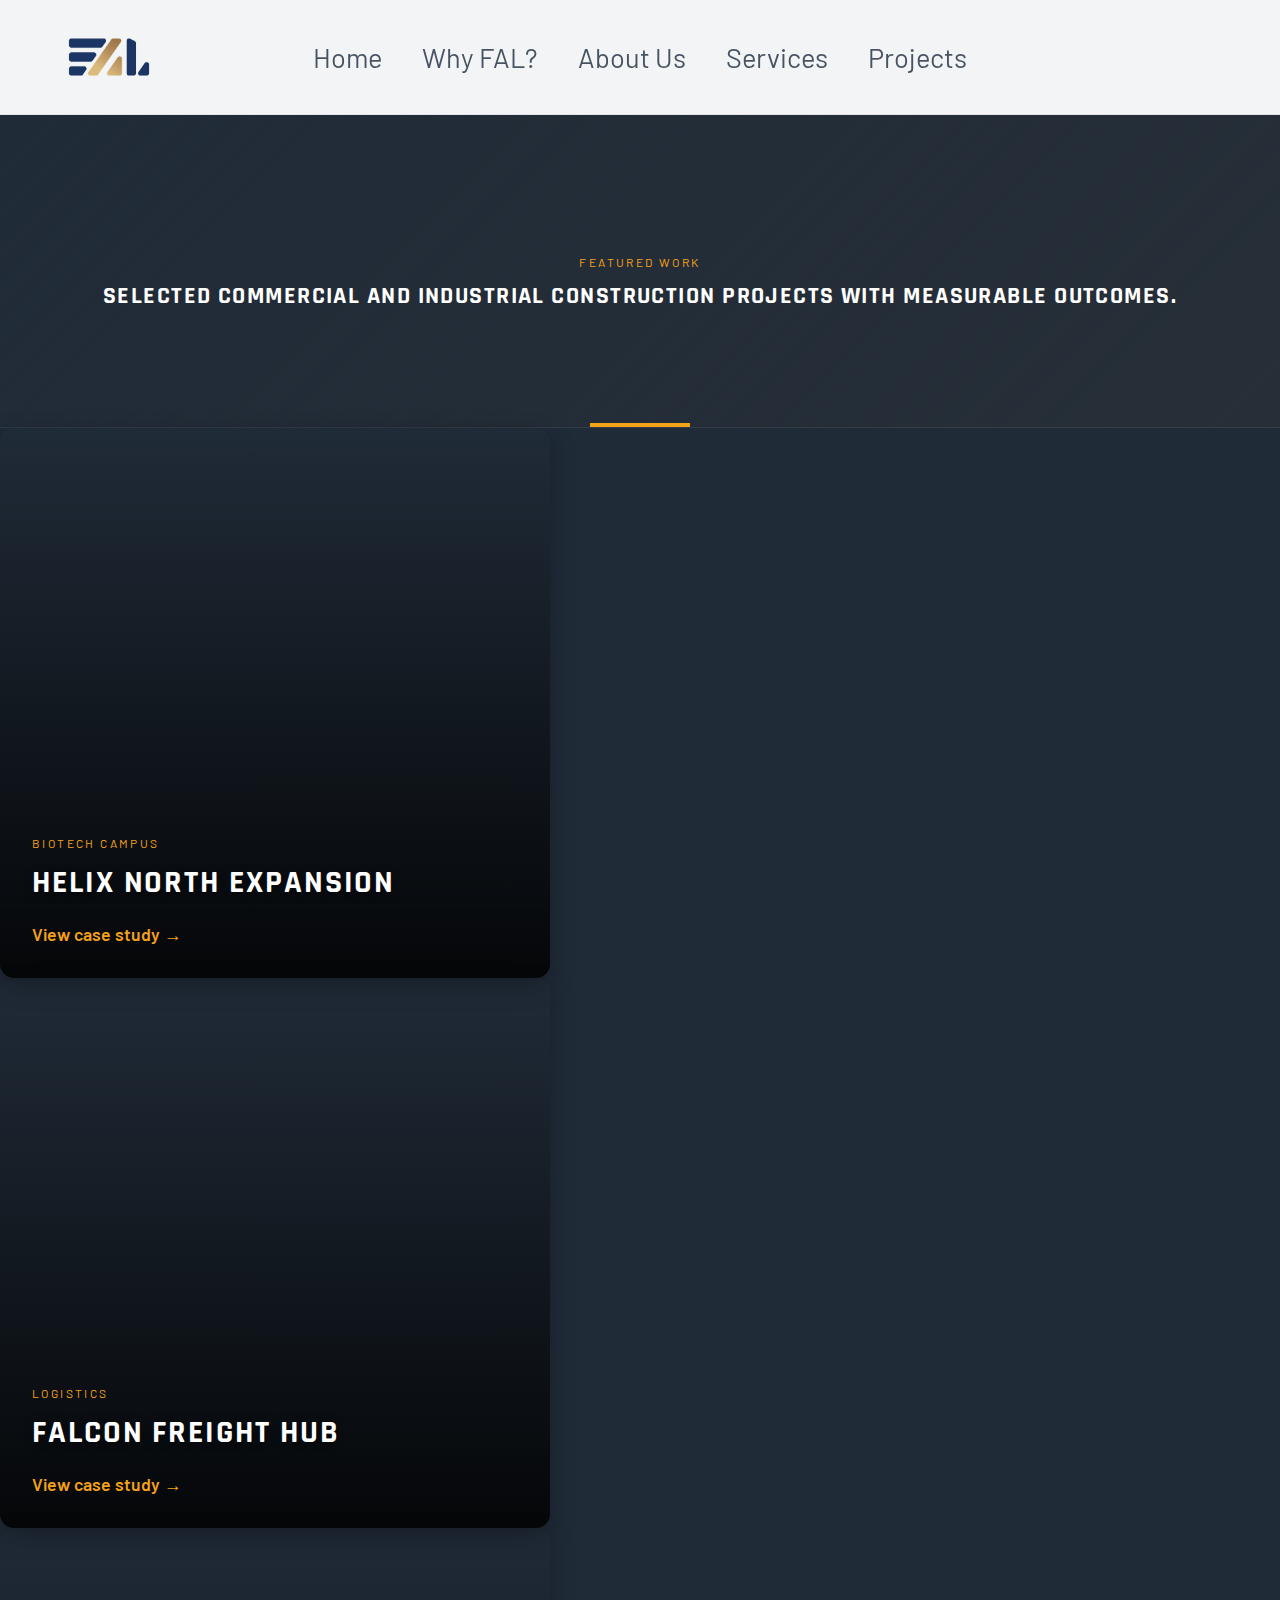
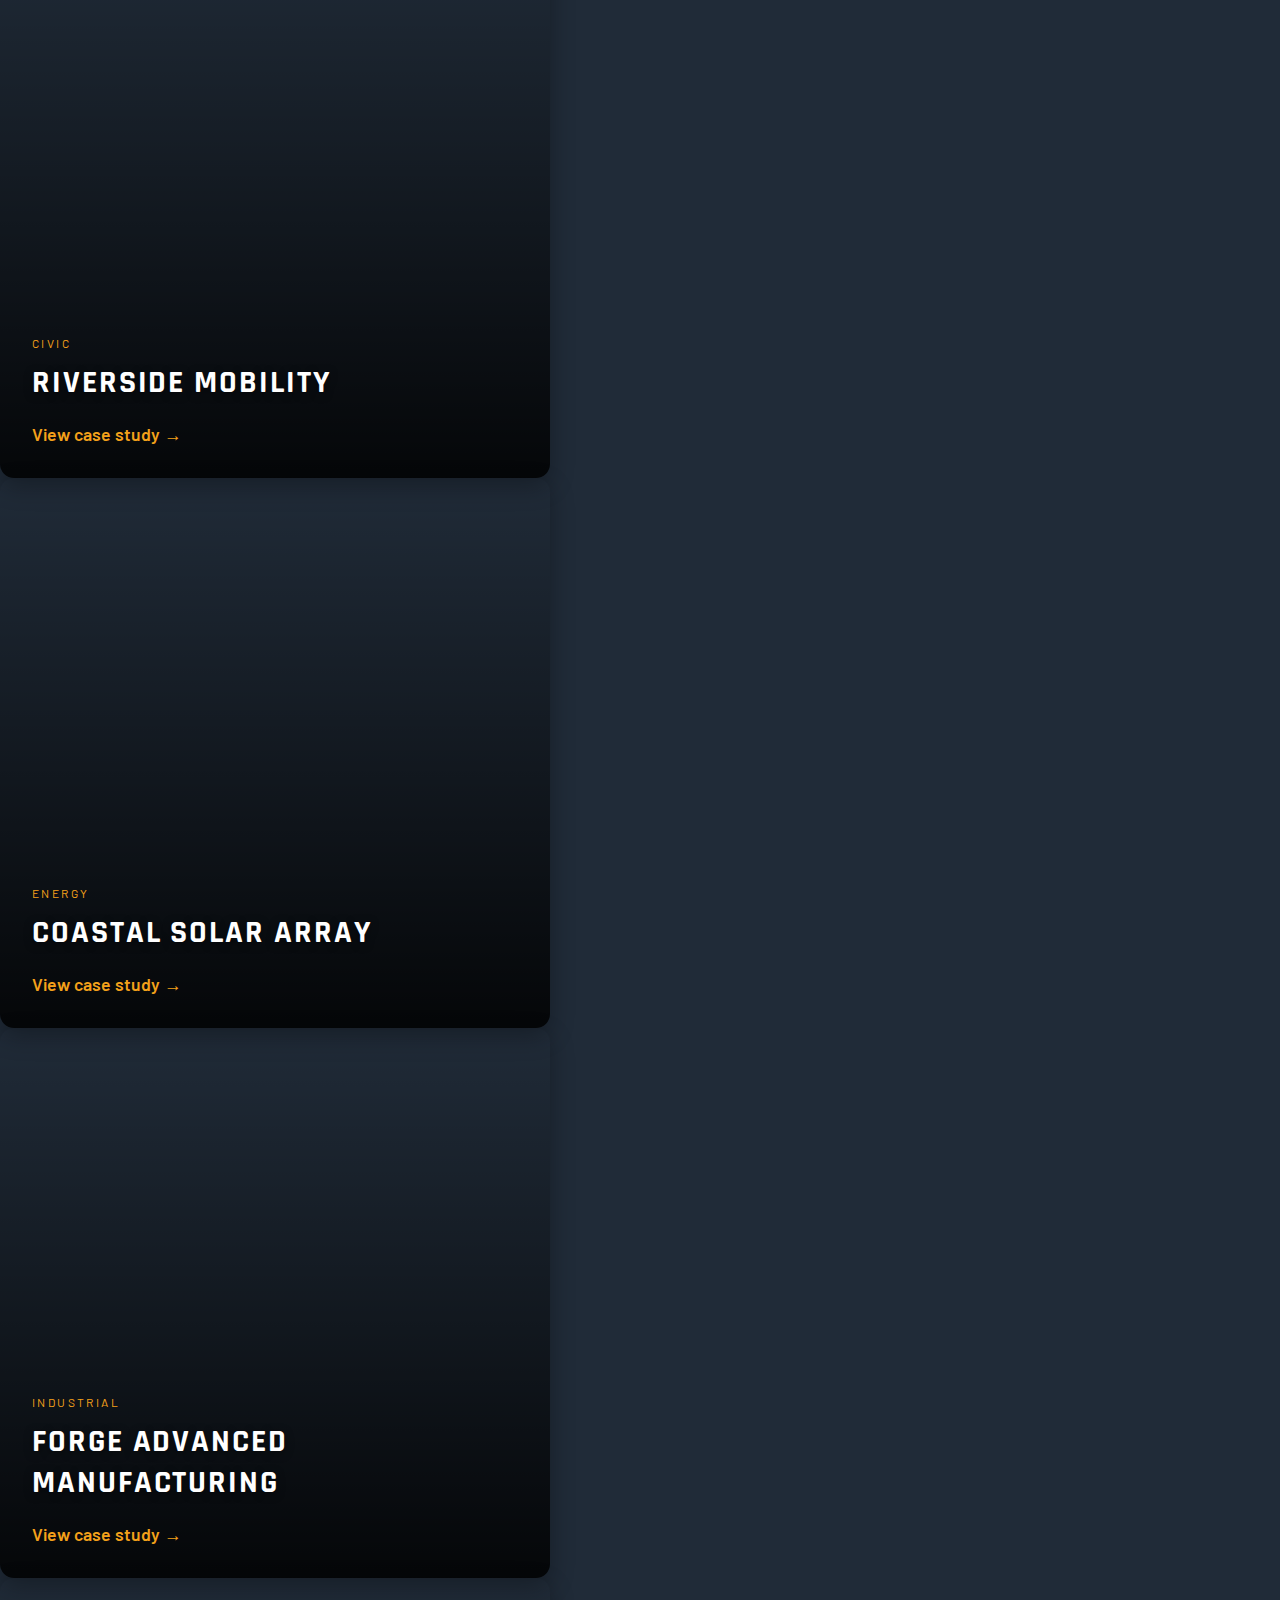
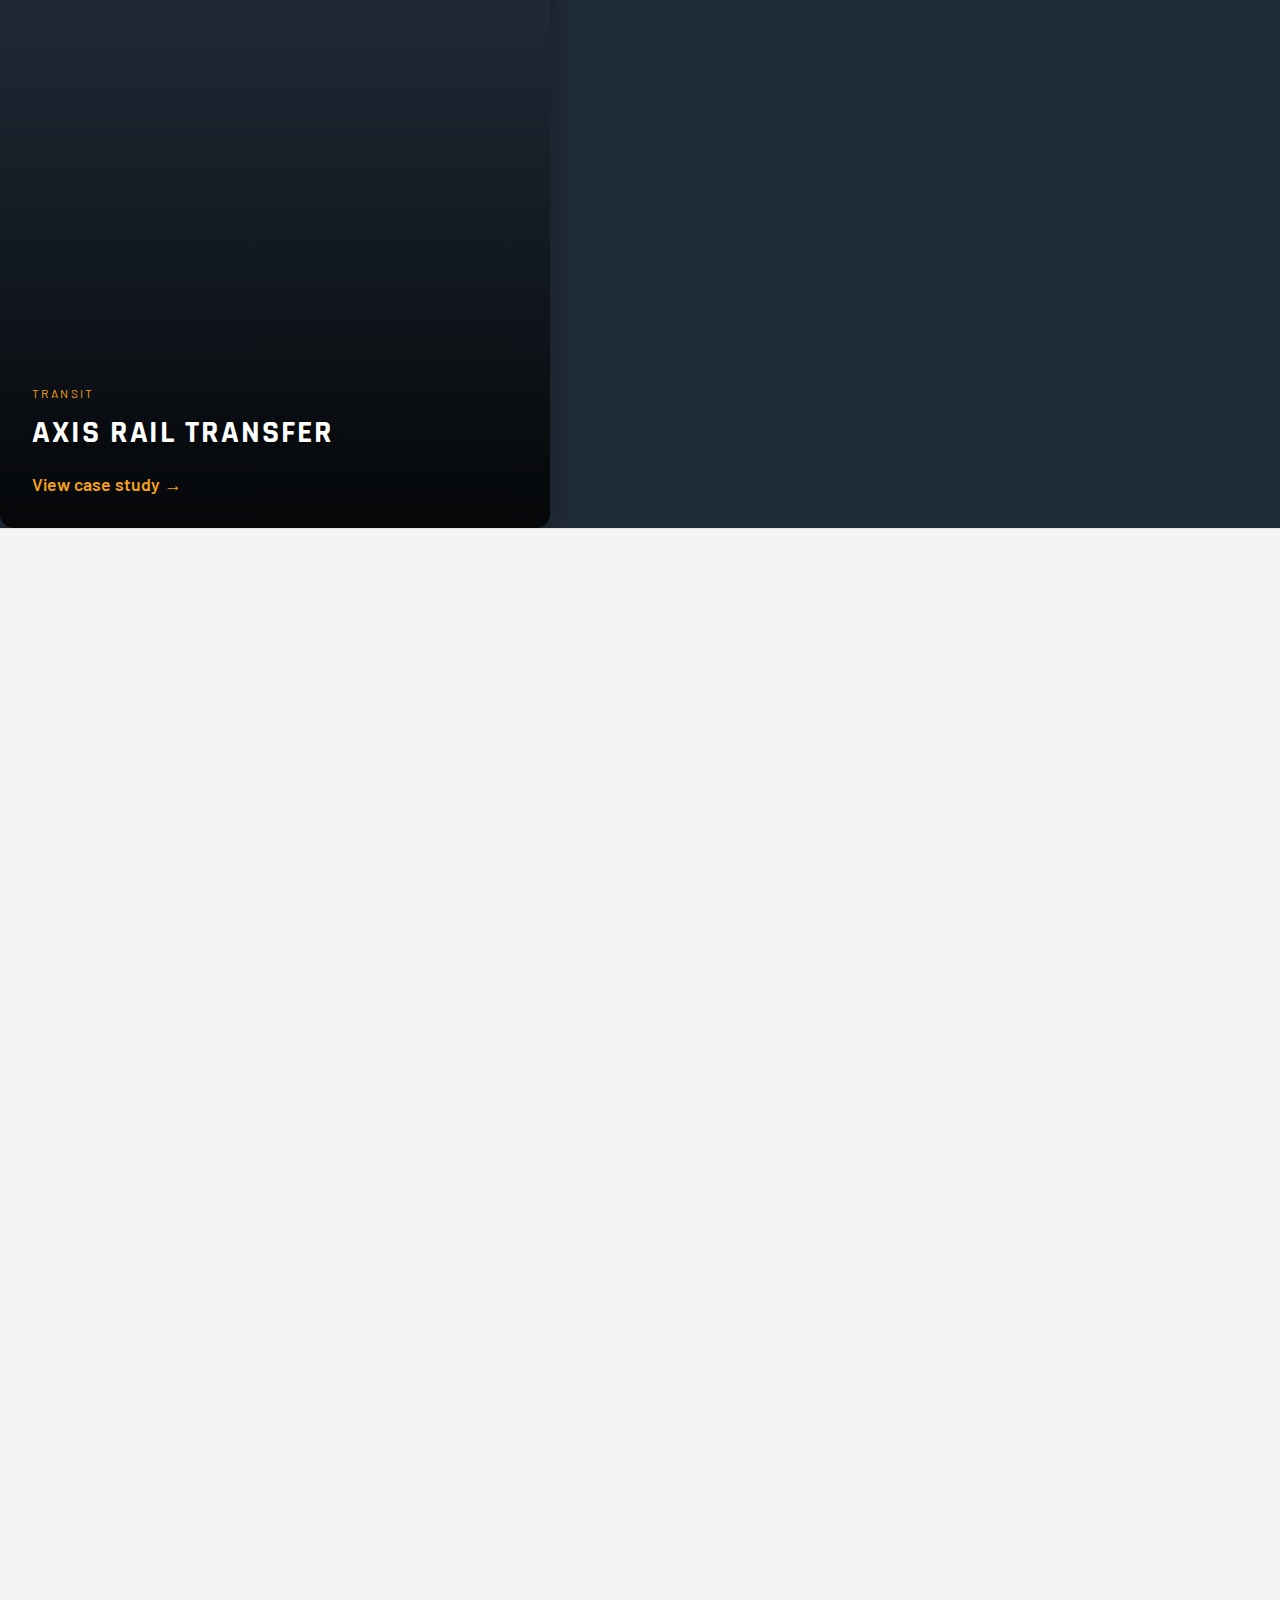
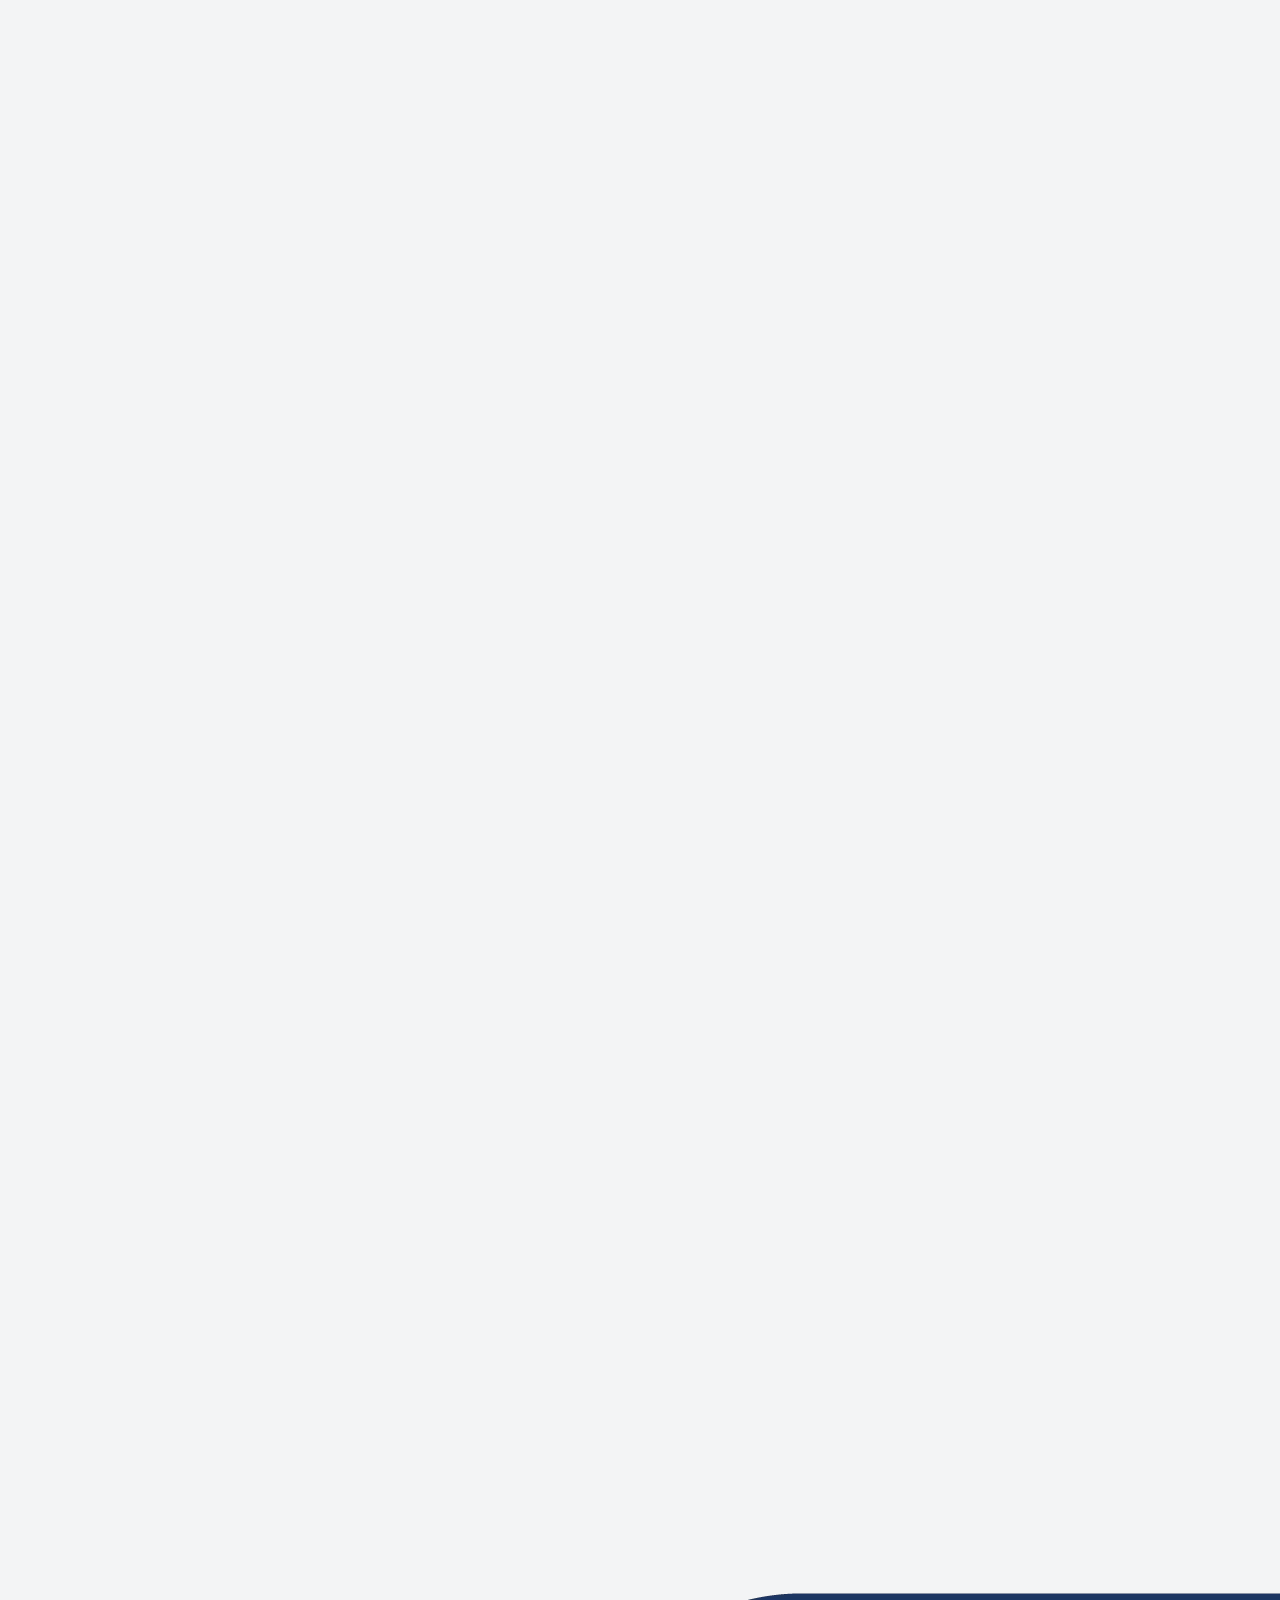
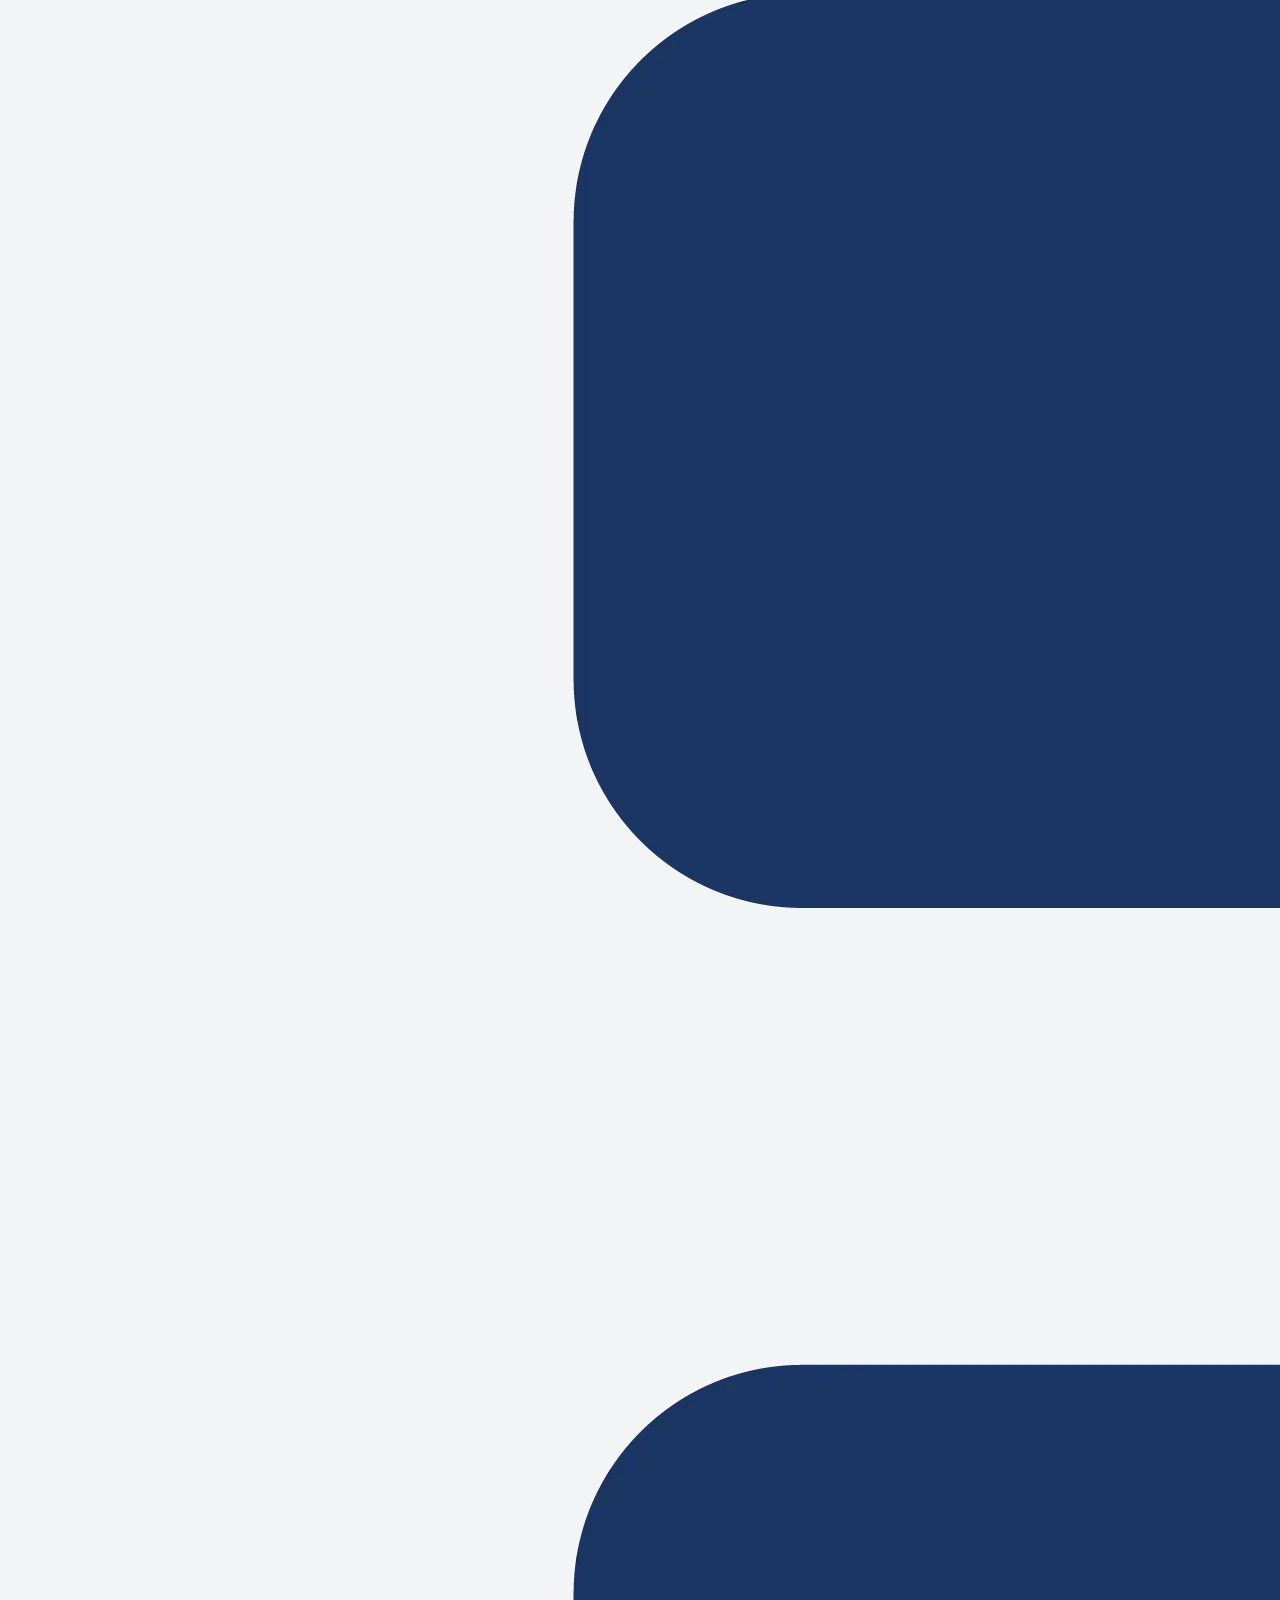
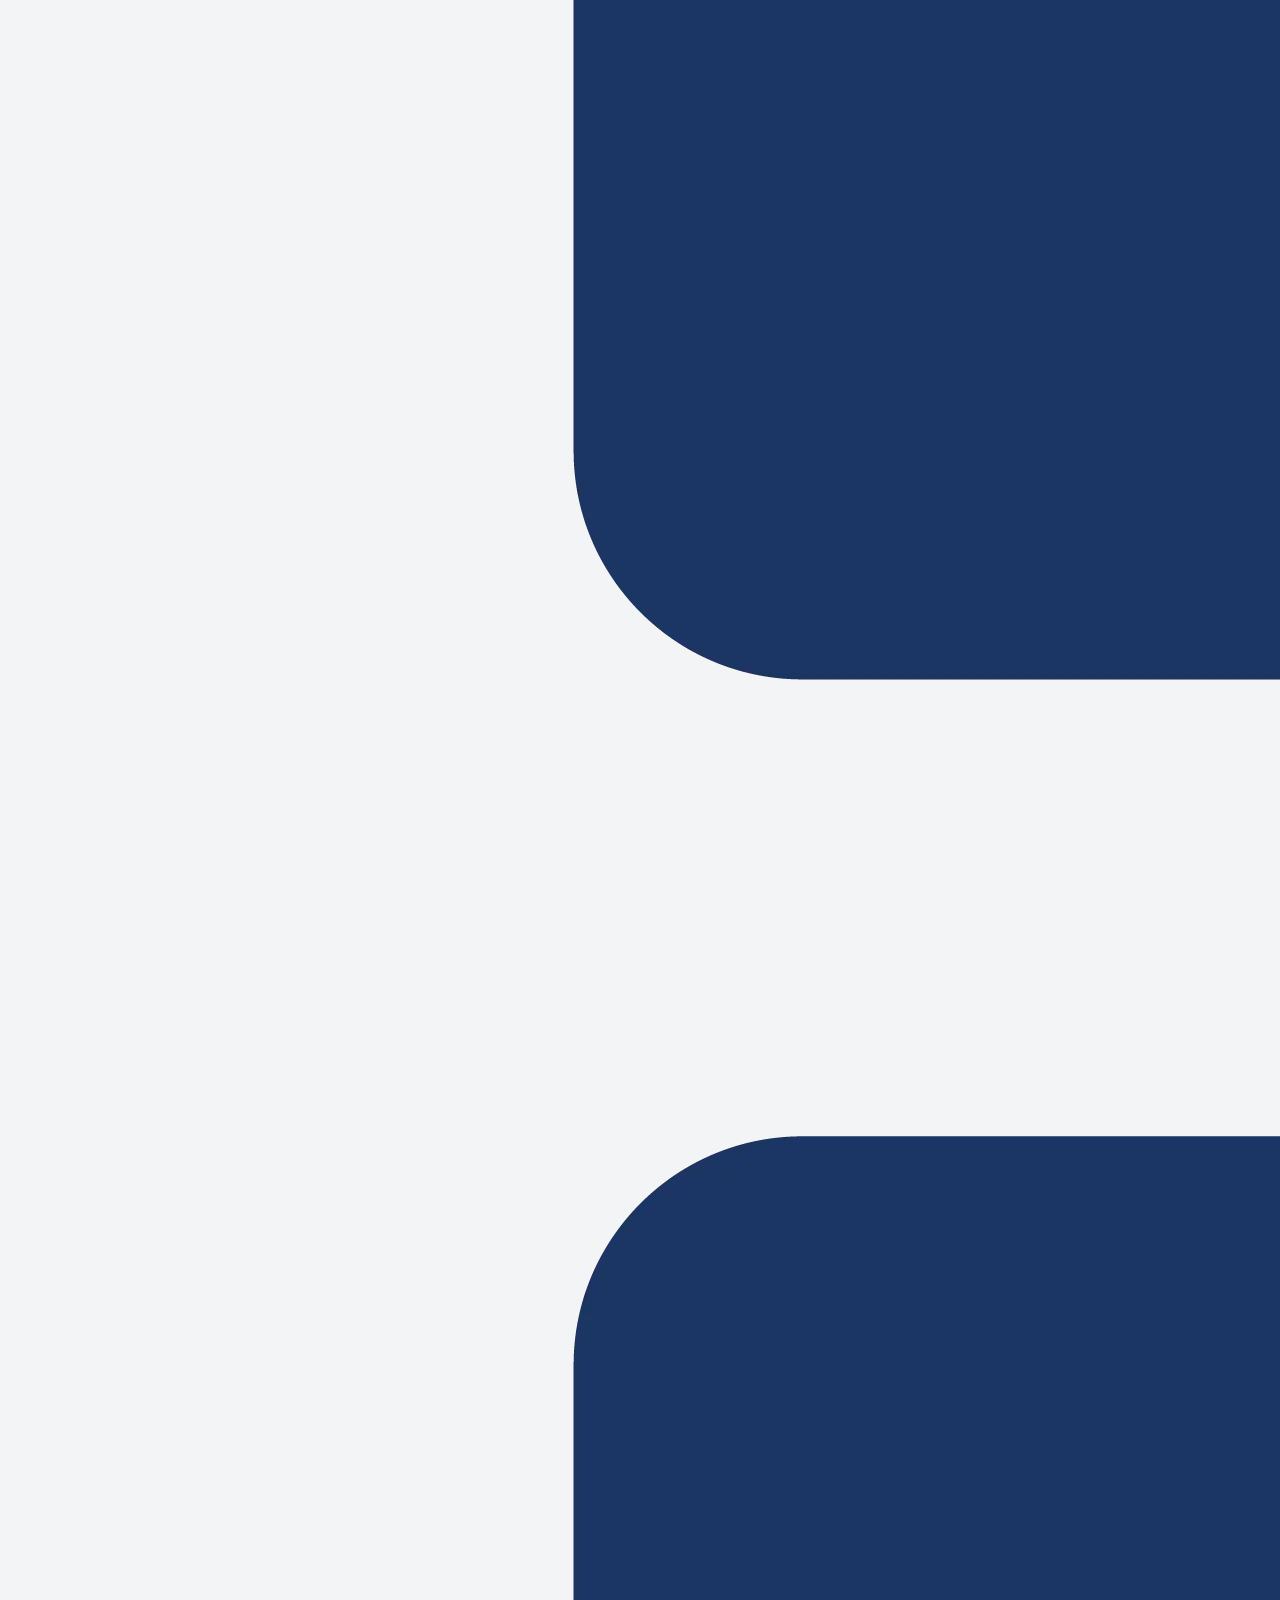
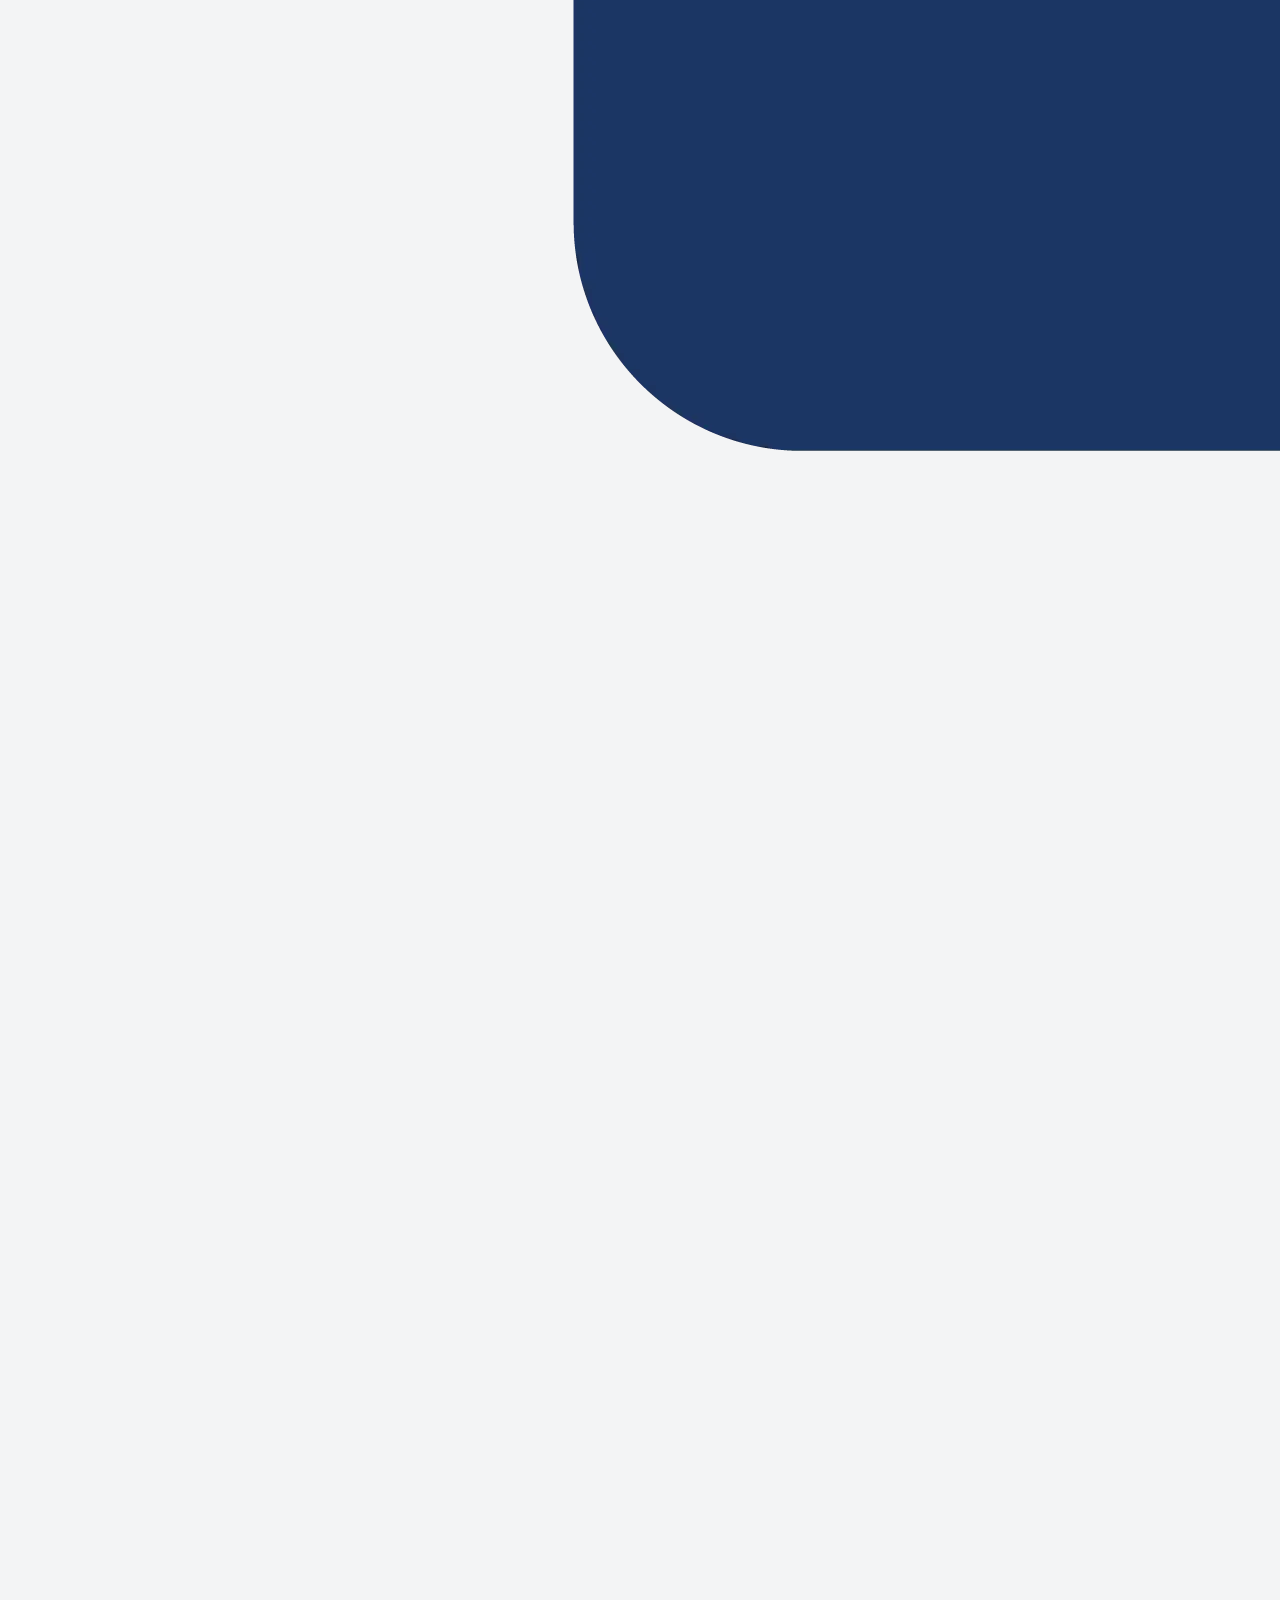
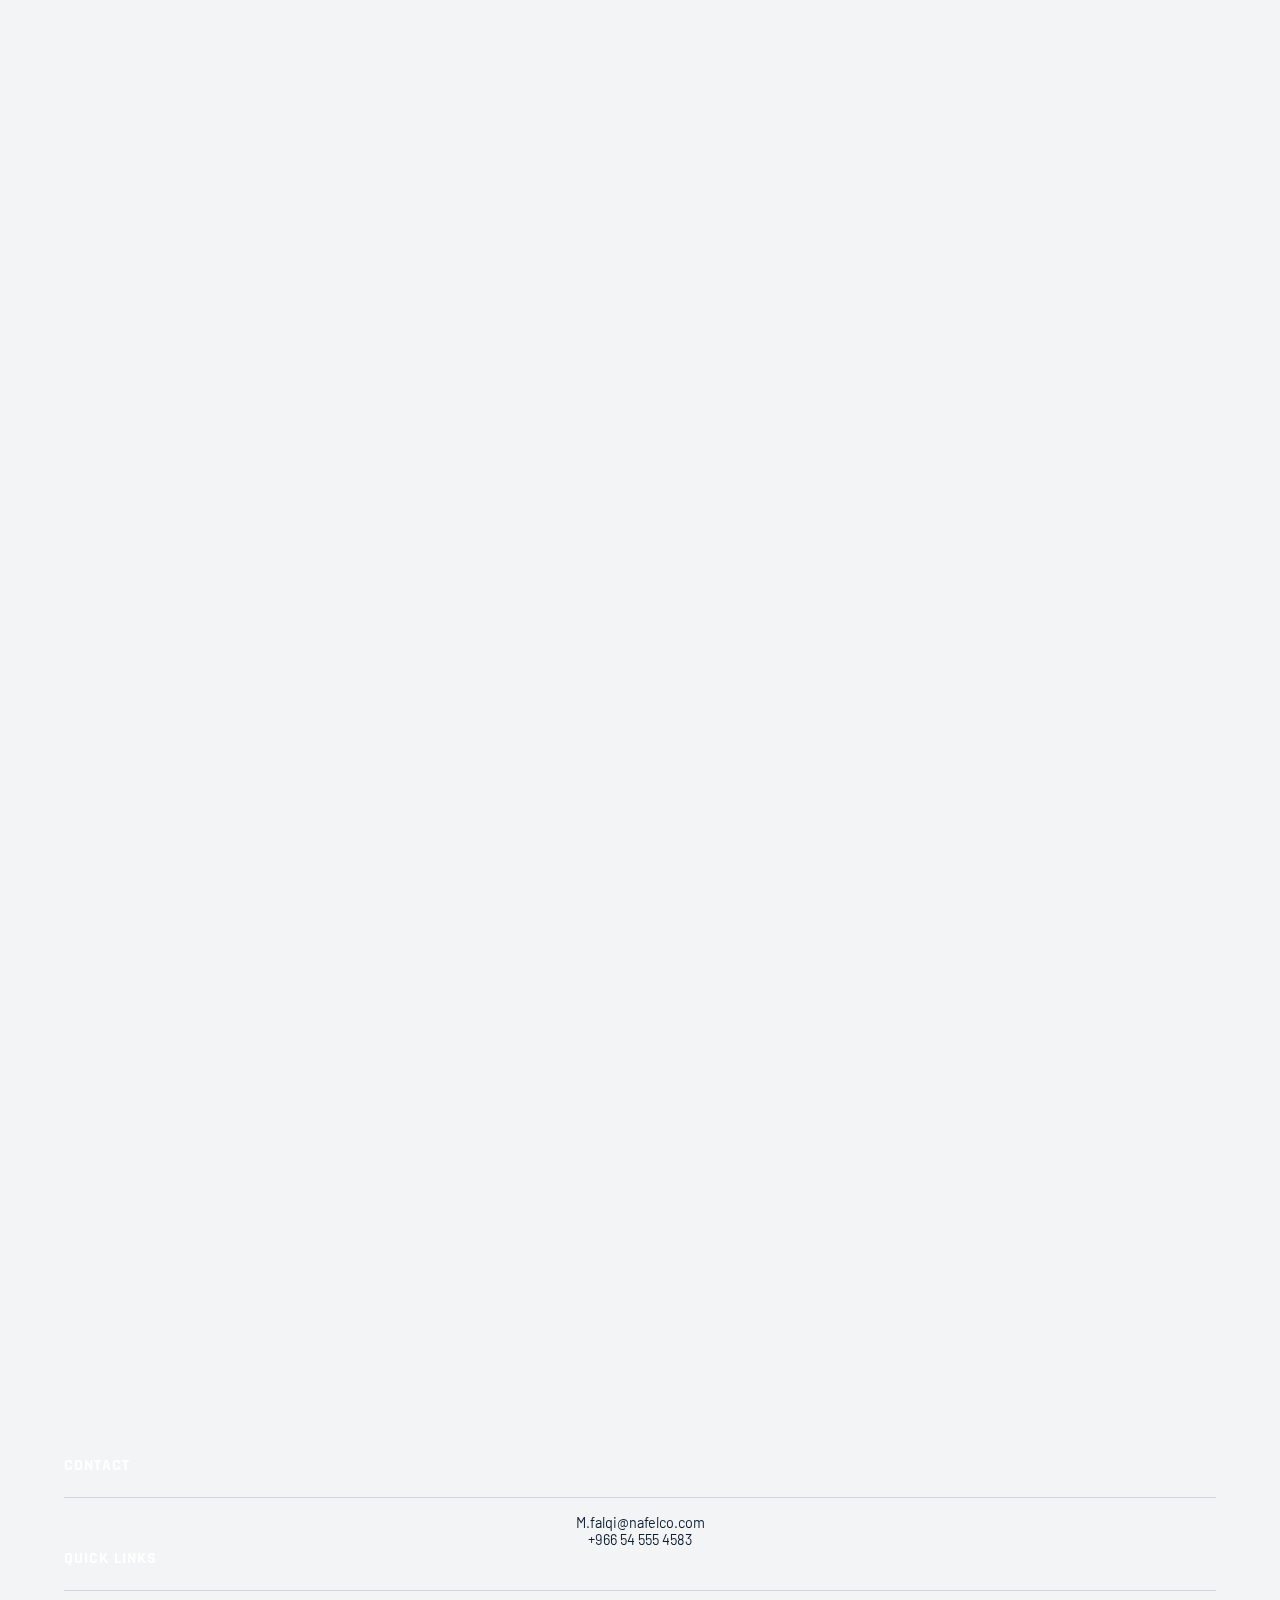
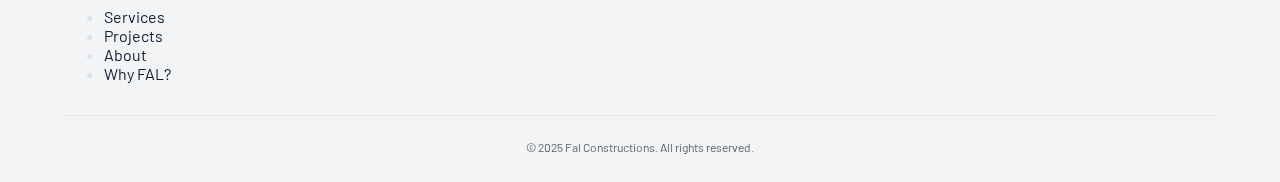
<file: projects.html>
<!DOCTYPE html>
<html lang="en">
  <head>
    <meta charset="UTF-8" />
    <meta name="viewport" content="width=device-width, initial-scale=1.0, maximum-scale=1.0, user-scalable=no" />
    <title>Projects — Fal Constructions Commercial & Industrial Construction Projects</title>
    <meta name="description" content="View Fal Constructions' portfolio of commercial, industrial, and infrastructure construction projects. Featured work including biotech campuses, logistics hubs, and civic infrastructure." />
    <meta name="keywords" content="construction projects, commercial construction projects, industrial construction projects, infrastructure projects, construction portfolio, building projects, construction work, Fal Constructions projects" />
    <meta name="author" content="Fal Constructions" />
    <meta name="robots" content="index, follow" />
    <link rel="canonical" href="https://imfalqy.com/projects.html" />
    
    <!-- Open Graph / Facebook -->
    <meta property="og:type" content="website" />
    <meta property="og:url" content="https://imfalqy.com/projects.html" />
    <meta property="og:title" content="Projects — Fal Constructions Construction Portfolio" />
    <meta property="og:description" content="View Fal Constructions' portfolio of commercial, industrial, and infrastructure construction projects." />
    <meta property="og:image" content="https://imfalqy.com/fallogo.webp" />
    
    <!-- Twitter -->
    <meta property="twitter:card" content="summary_large_image" />
    <meta property="twitter:url" content="https://imfalqy.com/projects.html" />
    <meta property="twitter:title" content="Projects — Fal Constructions Construction Portfolio" />
    <meta property="twitter:description" content="View Fal Constructions' portfolio of commercial, industrial, and infrastructure construction projects." />
    <meta property="twitter:image" content="https://imfalqy.com/fallogo.webp" />
    
    <link rel="preconnect" href="https://fonts.googleapis.com" />
    <link rel="preconnect" href="https://fonts.gstatic.com" crossorigin />
    <link
      href="https://fonts.googleapis.com/css2?family=Barlow:wght@400;600&family=Rajdhani:wght@600;700&display=swap"
      rel="stylesheet"
    />
    <link rel="stylesheet" href="./styles.css" />
    
    <!-- Structured Data -->
    <script type="application/ld+json">
    {
      "@context": "https://schema.org",
      "@type": "CollectionPage",
      "name": "Fal Constructions Projects",
      "description": "Portfolio of commercial, industrial, and infrastructure construction projects",
      "url": "https://imfalqy.com/projects.html",
      "mainEntity": {
        "@type": "ItemList",
        "itemListElement": [
          {
            "@type": "ListItem",
            "name": "Helix North Expansion",
            "description": "Biotech Campus construction project"
          },
          {
            "@type": "ListItem",
            "name": "Falcon Freight Hub",
            "description": "Logistics construction project"
          },
          {
            "@type": "ListItem",
            "name": "Riverside Mobility",
            "description": "Civic infrastructure construction project"
          },
          {
            "@type": "ListItem",
            "name": "Coastal Solar Array",
            "description": "Energy infrastructure construction project"
          },
          {
            "@type": "ListItem",
            "name": "Forge Advanced Manufacturing",
            "description": "Industrial construction project"
          },
          {
            "@type": "ListItem",
            "name": "Axis Rail Transfer",
            "description": "Transit infrastructure construction project"
          }
        ]
      }
    }
    </script>
  </head>
  <body>
    <div id="loader" class="loader">
      <img src="./fallogo.webp" alt="Fal Constructions logo" class="loader-logo" />
    </div>
    <header class="site-header">
      <div class="logo">
        <a href="./index.html"><img src="./fallogo.webp" alt="Fal Constructions logo" /></a>
      </div>
      <nav class="primary-nav">
        <a href="./index.html">Home</a>
        <a href="./index.html#why-fal">Why FAL?</a>
        <a href="./about.html">About Us</a>
        <a href="./index.html#services">Services</a>
        <a href="./projects.html">Projects</a>
      </nav>
      <div class="header-spacer"></div>
    </header>

    <main>
      <section id="projects" class="projects">
        <header>
          <p class="eyebrow">Featured work</p>
          <h2>Selected commercial and industrial construction projects with measurable outcomes.</h2>
        </header>
        <div class="project-grid">
          <article>
            <div class="project-card">
              <div class="project-overlay">
                <p class="tag">Biotech Campus</p>
                <h3>Helix North Expansion</h3>
                <a href="#" class="link">View case study →</a>
              </div>
            </div>
          </article>
          <article>
            <div class="project-card">
              <div class="project-overlay">
                <p class="tag">Logistics</p>
                <h3>Falcon Freight Hub</h3>
                <a href="#" class="link">View case study →</a>
              </div>
            </div>
          </article>
          <article>
            <div class="project-card">
              <div class="project-overlay">
                <p class="tag">Civic</p>
                <h3>Riverside Mobility</h3>
                <a href="#" class="link">View case study →</a>
              </div>
            </div>
          </article>
          <article>
            <div class="project-card">
              <div class="project-overlay">
                <p class="tag">Energy</p>
                <h3>Coastal Solar Array</h3>
                <a href="#" class="link">View case study →</a>
              </div>
            </div>
          </article>
          <article>
            <div class="project-card">
              <div class="project-overlay">
                <p class="tag">Industrial</p>
                <h3>Forge Advanced Manufacturing</h3>
                <a href="#" class="link">View case study →</a>
              </div>
            </div>
          </article>
          <article>
            <div class="project-card">
              <div class="project-overlay">
                <p class="tag">Transit</p>
                <h3>Axis Rail Transfer</h3>
                <a href="#" class="link">View case study →</a>
              </div>
            </div>
          </article>
        </div>
      </section>
    </main>

    <footer id="contact" class="site-footer">
      <div class="footer-logo-section">
        <div class="footer-logo-circle">
          <img src="./fallogo.webp" alt="Fal Constructions logo" />
        </div>
        <p class="footer-slogan">Your Vision. Our Foundation.</p>
      </div>
      <div>
        <h4>Contact</h4>
        <div class="footer-line"></div>
        <p class="footer-email"><a href="mailto:M.falqi@nafelco.com">M.falqi@nafelco.com</a></p>
        <p class="footer-phone"><a href="tel:+966545554583">+966 54 555 4583</a></p>
      </div>
      <div>
        <h4>Quick links</h4>
        <div class="footer-line"></div>
        <ul>
          <li><a href="./index.html#services">Services</a></li>
          <li><a href="./projects.html">Projects</a></li>
          <li><a href="./about.html">About</a></li>
          <li><a href="./index.html#why-fal">Why FAL?</a></li>
        </ul>
      </div>
      <p class="legal">© 2025 Fal Constructions. All rights reserved.</p>
    </footer>
    <script>
      // Handle loader transition
      window.addEventListener('DOMContentLoaded', function() {
        const loader = document.getElementById('loader');
        const body = document.body;
        
        // Add loading class to body to prevent scrolling
        body.classList.add('loading');
        
        // Hide loader after delay (similar to AMANA's behavior)
        setTimeout(function() {
          loader.classList.add('hidden');
          body.classList.remove('loading');
          
          // Remove loader from DOM after transition completes
          setTimeout(function() {
            loader.remove();
          }, 600);
        }, 1500); // 1.5 second delay before transition
      });
    </script>
  </body>
</html>
</file>
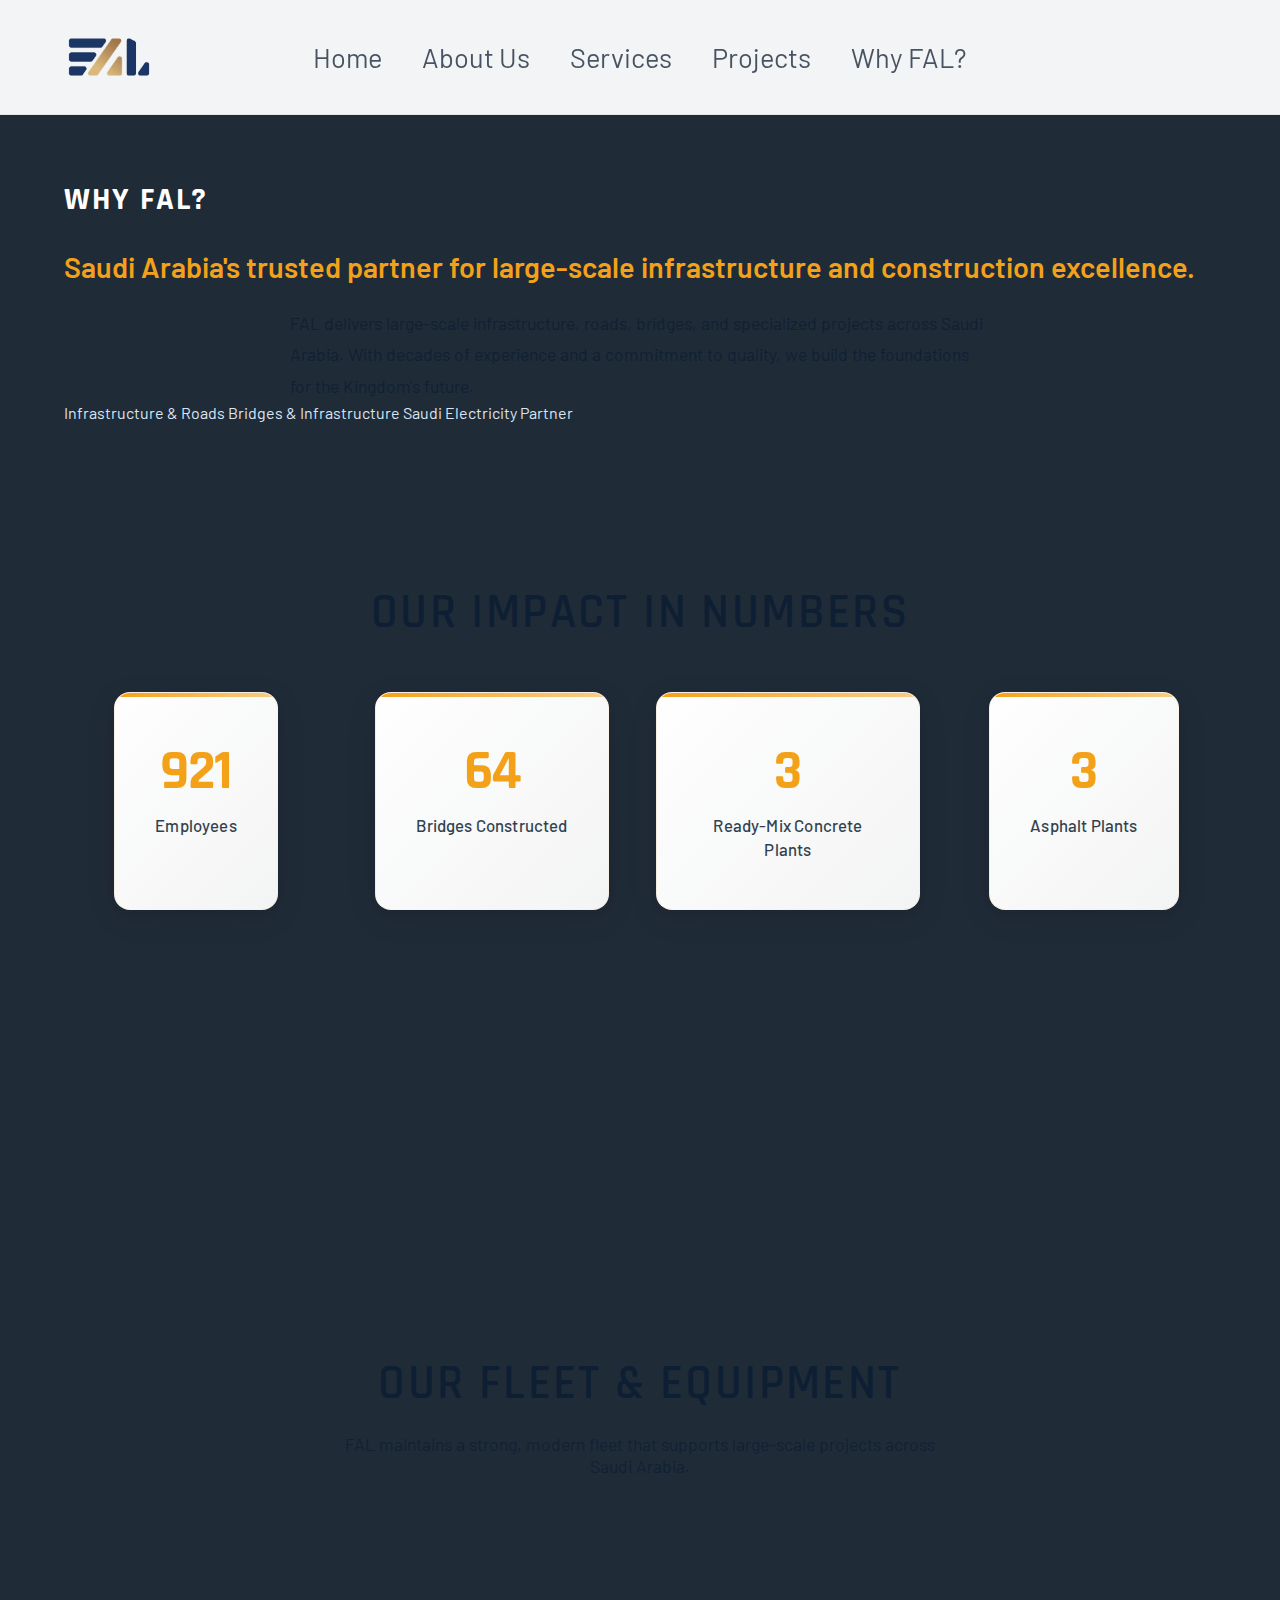
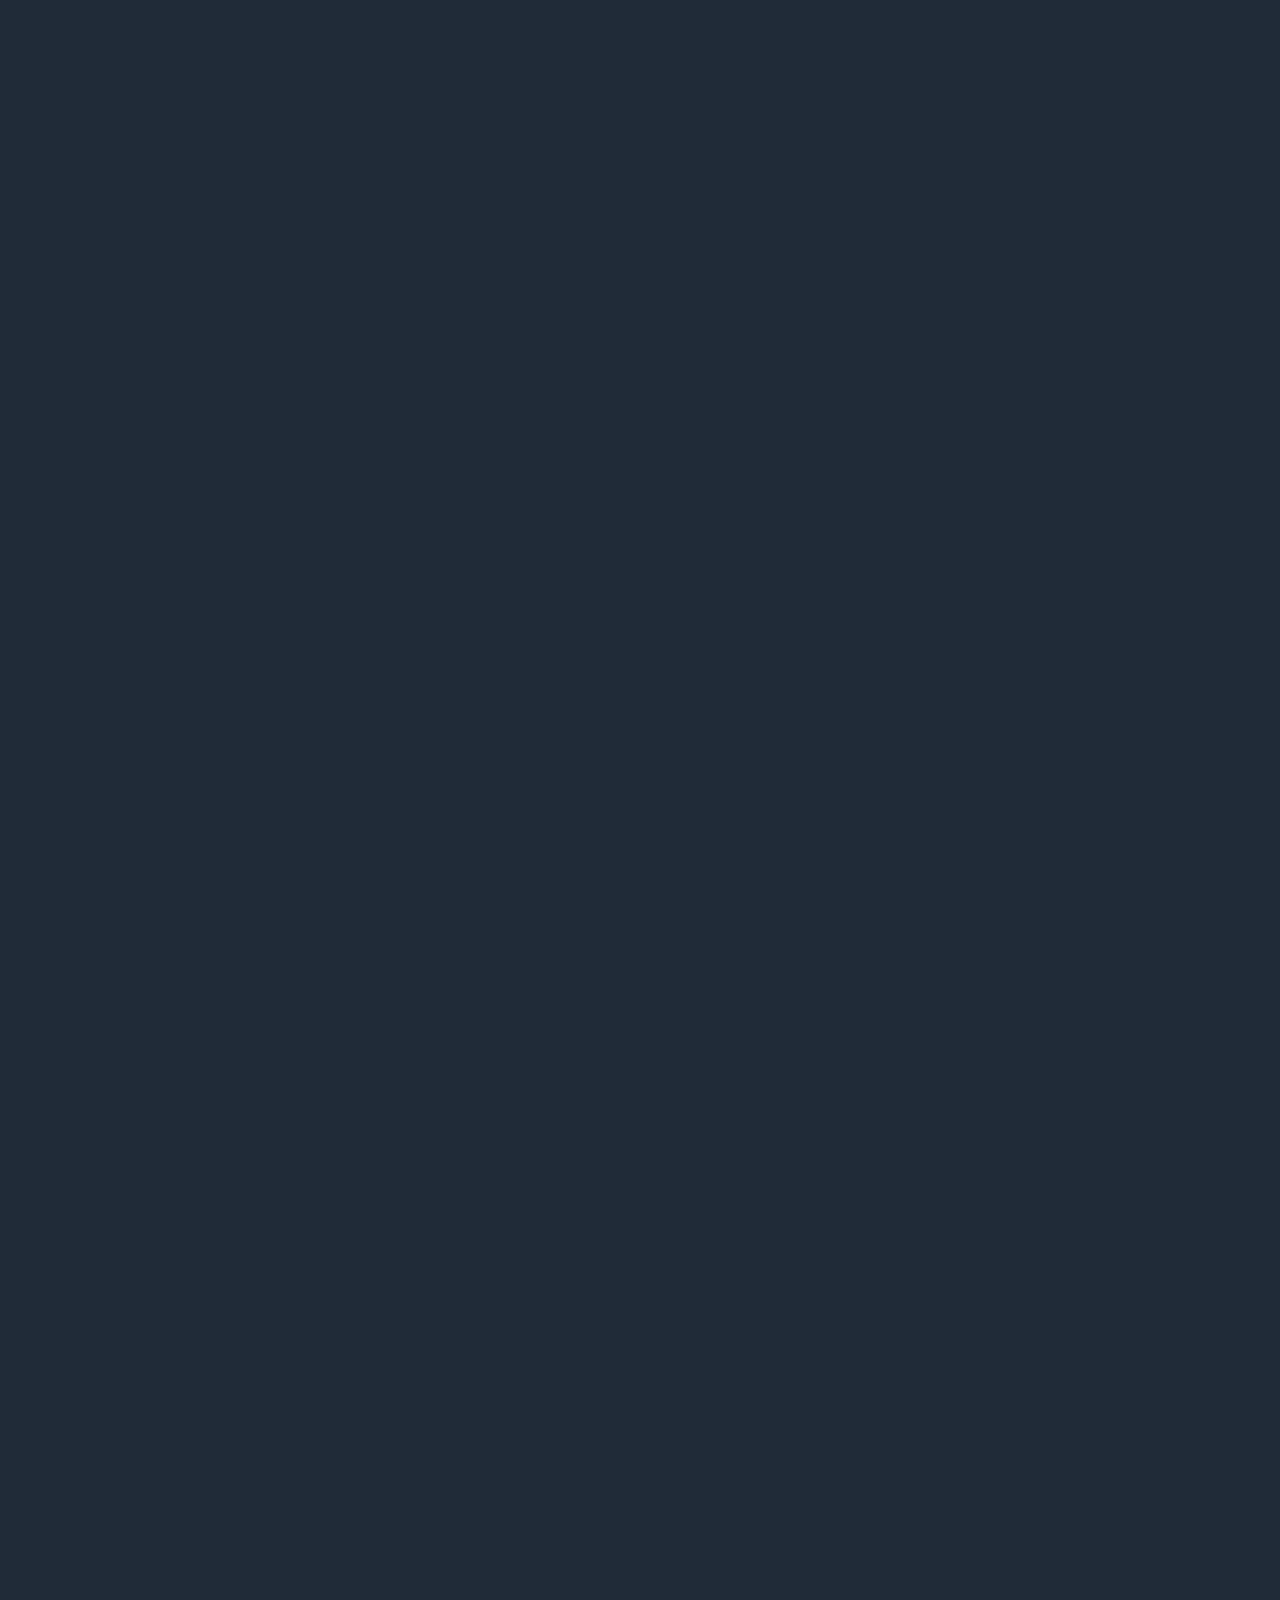
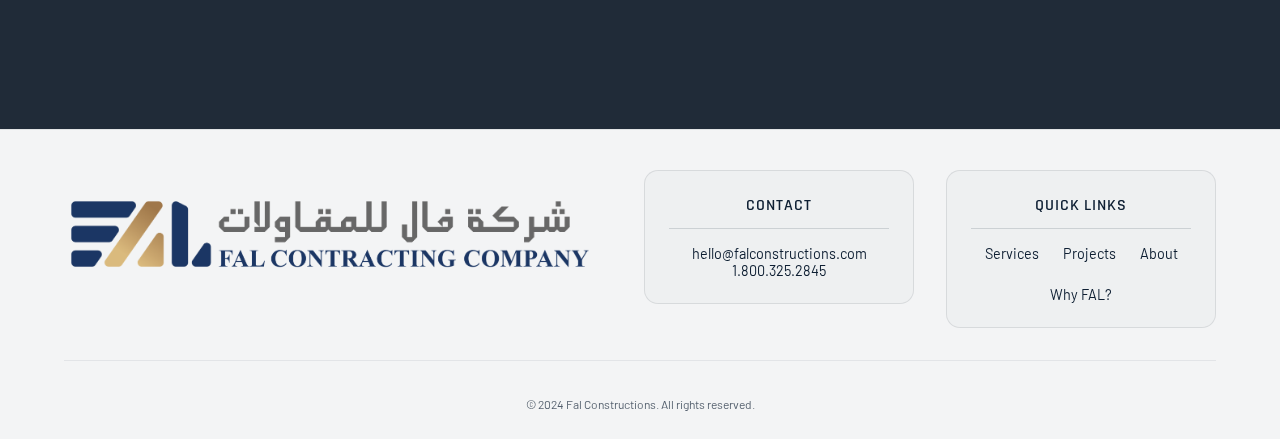
<file: why-fal.html>
<!DOCTYPE html>
<html lang="en">
  <head>
    <meta charset="UTF-8" />
    <meta name="viewport" content="width=device-width, initial-scale=1.0" />
    <title>Why FAL? — Leading Construction Company in Saudi Arabia</title>
    <meta name="description" content="Discover why FAL is a leading construction company delivering large-scale infrastructure, roads, bridges, and specialized projects across Saudi Arabia." />
    <link rel="preconnect" href="https://fonts.googleapis.com" />
    <link rel="preconnect" href="https://fonts.gstatic.com" crossorigin />
    <link
      href="https://fonts.googleapis.com/css2?family=Barlow:wght@400;600&family=Rajdhani:wght@600;700&display=swap"
      rel="stylesheet"
    />
    <link rel="stylesheet" href="./styles.css" />
  </head>
  <body>
    <div id="loader" class="loader">
      <img src="./fallogo.png" alt="Fal Constructions logo" class="loader-logo" />
    </div>
    <header class="site-header">
      <div class="logo">
        <a href="./index.html"><img src="./fallogo.png" alt="Fal Constructions logo" /></a>
      </div>
      <nav class="primary-nav">
        <a href="./index.html">Home</a>
        <a href="./about.html">About Us</a>
        <a href="./index.html#services-detailed">Services</a>
        <a href="./projects.html">Projects</a>
        <a href="./why-fal.html">Why FAL?</a>
      </nav>
      <div class="header-spacer"></div>
    </header>

    <main>
      <!-- Hero Section -->
      <section class="why-fal-hero">
        <div class="why-fal-hero-content">
          <h1 class="why-fal-title">Why FAL?</h1>
          <p class="why-fal-subheadline">Saudi Arabia's trusted partner for large-scale infrastructure and construction excellence.</p>
          <p class="why-fal-intro">
            FAL delivers large-scale infrastructure, roads, bridges, and specialized projects across Saudi Arabia. With decades of experience and a commitment to quality, we build the foundations for the Kingdom's future.
          </p>
          <div class="why-fal-badges">
            <span class="badge">Infrastructure & Roads</span>
            <span class="badge">Bridges & Infrastructure</span>
            <span class="badge">Saudi Electricity Partner</span>
          </div>
        </div>
      </section>

      <!-- Key Numbers / Stats Grid -->
      <section class="why-fal-stats">
        <div class="why-fal-container">
          <h2 class="why-fal-section-title">Our Impact in Numbers</h2>
          <div class="stats-grid">
            <div class="stat-card fade-in">
              <div class="stat-number" data-target="1200">0</div>
              <div class="stat-label">Employees</div>
            </div>
            <div class="stat-card fade-in">
              <div class="stat-number" data-target="85">0</div>
              <div class="stat-label">Bridges Constructed</div>
            </div>
            <div class="stat-card fade-in">
              <div class="stat-number" data-target="4">0</div>
              <div class="stat-label">Ready-Mix Concrete Plants</div>
            </div>
            <div class="stat-card fade-in">
              <div class="stat-number" data-target="4">0</div>
              <div class="stat-label">Asphalt Plants</div>
            </div>
            <div class="stat-card fade-in">
              <div class="stat-number" data-target="1">0</div>
              <div class="stat-label">Mobile Asphalt Plant</div>
            </div>
            <div class="stat-card fade-in">
              <div class="stat-number" data-target="2000">0</div>
              <div class="stat-label">KM of Roads Constructed</div>
            </div>
            <div class="stat-card fade-in">
              <div class="stat-number" data-target="200">0</div>
              <div class="stat-label">Projects for Saudi Electricity Company</div>
            </div>
          </div>
        </div>
      </section>

      <!-- Equipment Highlights Section -->
      <section class="why-fal-equipment">
        <div class="why-fal-container">
          <h2 class="why-fal-section-title">Our Fleet & Equipment</h2>
          <p class="why-fal-section-intro">FAL maintains a strong, modern fleet that supports large-scale projects across Saudi Arabia.</p>
          
          <div class="equipment-grid">
            <div class="equipment-card fade-in">
              <div class="equipment-icon">🚛</div>
              <div class="equipment-number" data-target="106">0</div>
              <div class="equipment-label">Dump Trucks</div>
            </div>
            <div class="equipment-card fade-in">
              <div class="equipment-icon">🚜</div>
              <div class="equipment-number" data-target="31">0</div>
              <div class="equipment-label">Bulldozers</div>
            </div>
            <div class="equipment-card fade-in">
              <div class="equipment-icon">⛏️</div>
              <div class="equipment-number" data-target="18">0</div>
              <div class="equipment-label">Crawler Excavators</div>
            </div>
            <div class="equipment-card fade-in">
              <div class="equipment-icon">🏗️</div>
              <div class="equipment-number" data-target="13">0</div>
              <div class="equipment-label">Graders</div>
            </div>
            <div class="equipment-card fade-in">
              <div class="equipment-icon">🛣️</div>
              <div class="equipment-number" data-target="21">0</div>
              <div class="equipment-label">Asphalt Compactors</div>
            </div>
            <div class="equipment-card fade-in">
              <div class="equipment-icon">🚧</div>
              <div class="equipment-number" data-target="12">0</div>
              <div class="equipment-label">Asphalt Pavers</div>
            </div>
            <div class="equipment-card fade-in">
              <div class="equipment-icon">🔧</div>
              <div class="equipment-number" data-target="2">0</div>
              <div class="equipment-label">Asphalt Milling Machines</div>
            </div>
            <div class="equipment-card fade-in">
              <div class="equipment-icon">💎</div>
              <div class="equipment-number" data-target="8">0</div>
              <div class="equipment-label">Hydraulic Rock Drilling Machines</div>
            </div>
            <div class="equipment-card fade-in">
              <div class="equipment-icon">🚚</div>
              <div class="equipment-number" data-target="66">0</div>
              <div class="equipment-label">Truck Heads</div>
            </div>
            <div class="equipment-card fade-in">
              <div class="equipment-icon">💧</div>
              <div class="equipment-number" data-target="29">0</div>
              <div class="equipment-label">Water Tankers</div>
            </div>
            <div class="equipment-card fade-in">
              <div class="equipment-icon">🏗️</div>
              <div class="equipment-number" data-target="2">0</div>
              <div class="equipment-label">Cranes (50–100 ton)</div>
            </div>
            <div class="equipment-card fade-in">
              <div class="equipment-icon">🔨</div>
              <div class="equipment-number" data-target="20">0</div>
              <div class="equipment-label">JCB Backhoe Loaders</div>
            </div>
          </div>
        </div>
      </section>

      <!-- Featured Equipment Card -->
      <section class="why-fal-featured">
        <div class="why-fal-container">
          <div class="featured-equipment-card fade-in">
            <div class="featured-equipment-image">
              <img src="./exca.JPG" alt="FAL crawler excavator" class="featured-equipment-img" />
            </div>
            <div class="featured-equipment-content">
              <h3 class="featured-equipment-title">Crawler Excavators</h3>
              <p class="featured-equipment-description">
                Our fleet of crawler excavators is essential for major earthworks and infrastructure projects. These powerful machines enable us to handle large-scale excavation, site preparation, and construction tasks with precision and efficiency across Saudi Arabia.
              </p>
            </div>
          </div>
        </div>
      </section>
    </main>

    <footer id="contact" class="site-footer">
      <div class="footer-main-content">
        <div class="footer-logo-section">
          <img src="./fallogo2.png" alt="Fal Constructions logo" class="footer-logo" />
        </div>
        <div class="footer-info-boxes">
          <div class="footer-box">
            <h4>Contact</h4>
            <div class="footer-line"></div>
            <p class="footer-email"><a href="mailto:hello@falconstructions.com">hello@falconstructions.com</a></p>
            <p class="footer-phone"><a href="tel:+18003252845">1.800.325.2845</a></p>
          </div>
          <div class="footer-box">
            <h4>Quick links</h4>
            <div class="footer-line"></div>
            <ul>
              <li><a href="./index.html#services-detailed">Services</a></li>
              <li><a href="./projects.html">Projects</a></li>
              <li><a href="./about.html">About</a></li>
              <li><a href="./why-fal.html">Why FAL?</a></li>
            </ul>
          </div>
        </div>
      </div>
      <div class="legal">
        <p>&copy; 2024 Fal Constructions. All rights reserved.</p>
      </div>
    </footer>

    <script>
      // Loader
      window.addEventListener('load', function() {
        const loader = document.getElementById('loader');
        if (loader) {
          loader.classList.add('hidden');
          document.body.classList.remove('loading');
        }
      });

      // Intersection Observer for fade-in animations
      const observerOptions = {
        threshold: 0.1,
        rootMargin: '0px 0px -50px 0px'
      };

      const observer = new IntersectionObserver(function(entries) {
        entries.forEach(entry => {
          if (entry.isIntersecting) {
            entry.target.classList.add('visible');
            observer.unobserve(entry.target);
          }
        });
      }, observerOptions);

      // Observe all fade-in elements
      document.querySelectorAll('.fade-in').forEach(el => {
        observer.observe(el);
      });

      // Animated Counter Function
      function animateCounter(element, target, duration = 2000) {
        const start = 0;
        const increment = target / (duration / 16);
        let current = start;
        
        const timer = setInterval(() => {
          current += increment;
          if (current >= target) {
            element.textContent = target.toLocaleString();
            clearInterval(timer);
          } else {
            element.textContent = Math.floor(current).toLocaleString();
          }
        }, 16);
      }

      // Counter Observer - only trigger once
      const counterObserver = new IntersectionObserver(function(entries) {
        entries.forEach(entry => {
          if (entry.isIntersecting && !entry.target.classList.contains('counted')) {
            entry.target.classList.add('counted');
            const target = parseInt(entry.target.getAttribute('data-target'));
            animateCounter(entry.target, target);
            counterObserver.unobserve(entry.target);
          }
        });
      }, { threshold: 0.5 });

      // Observe all counter elements
      document.querySelectorAll('.stat-number, .equipment-number').forEach(el => {
        counterObserver.observe(el);
      });
    </script>
  </body>
</html>
</file>
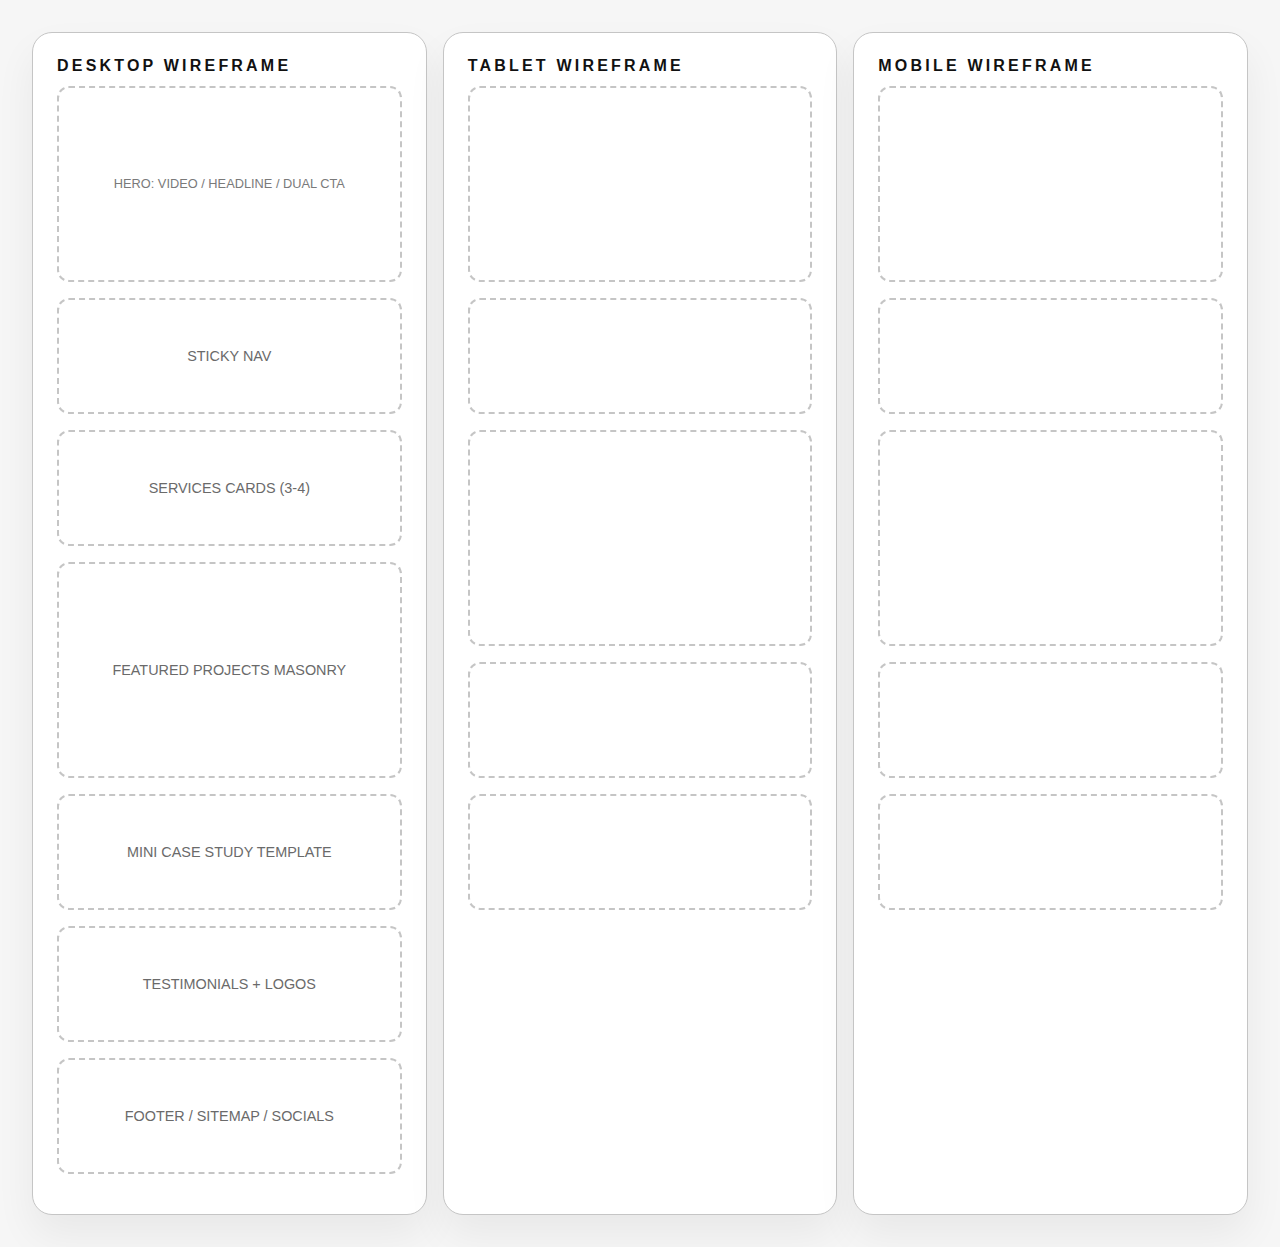
<file: wireframe.html>
<!DOCTYPE html>
<html lang="en">
  <head>
    <meta charset="UTF-8" />
    <meta name="viewport" content="width=device-width, initial-scale=1.0" />
    <title>Fal Constructions Wireframe</title>
    <link rel="stylesheet" href="./wireframe.css" />
  </head>
  <body>
    <div class="device desktop">
      <h1>Desktop Wireframe</h1>
      <section class="block hero">
        <span class="label">Hero: video / headline / dual CTA</span>
      </section>
      <section class="block nav">Sticky nav</section>
      <section class="block services">Services cards (3-4)</section>
      <section class="block projects">Featured projects masonry</section>
      <section class="block mini-case">Mini case study template</section>
      <section class="block testimonials">Testimonials + logos</section>
      <section class="block footer">Footer / sitemap / socials</section>
    </div>

    <div class="device tablet">
      <h1>Tablet Wireframe</h1>
      <section class="block hero"></section>
      <section class="block services"></section>
      <section class="block projects"></section>
      <section class="block mini-case"></section>
      <section class="block footer"></section>
    </div>

    <div class="device mobile">
      <h1>Mobile Wireframe</h1>
      <section class="block hero"></section>
      <section class="block services"></section>
      <section class="block projects"></section>
      <section class="block mini-case"></section>
      <section class="block footer"></section>
    </div>
  </body>
</html>
</file>
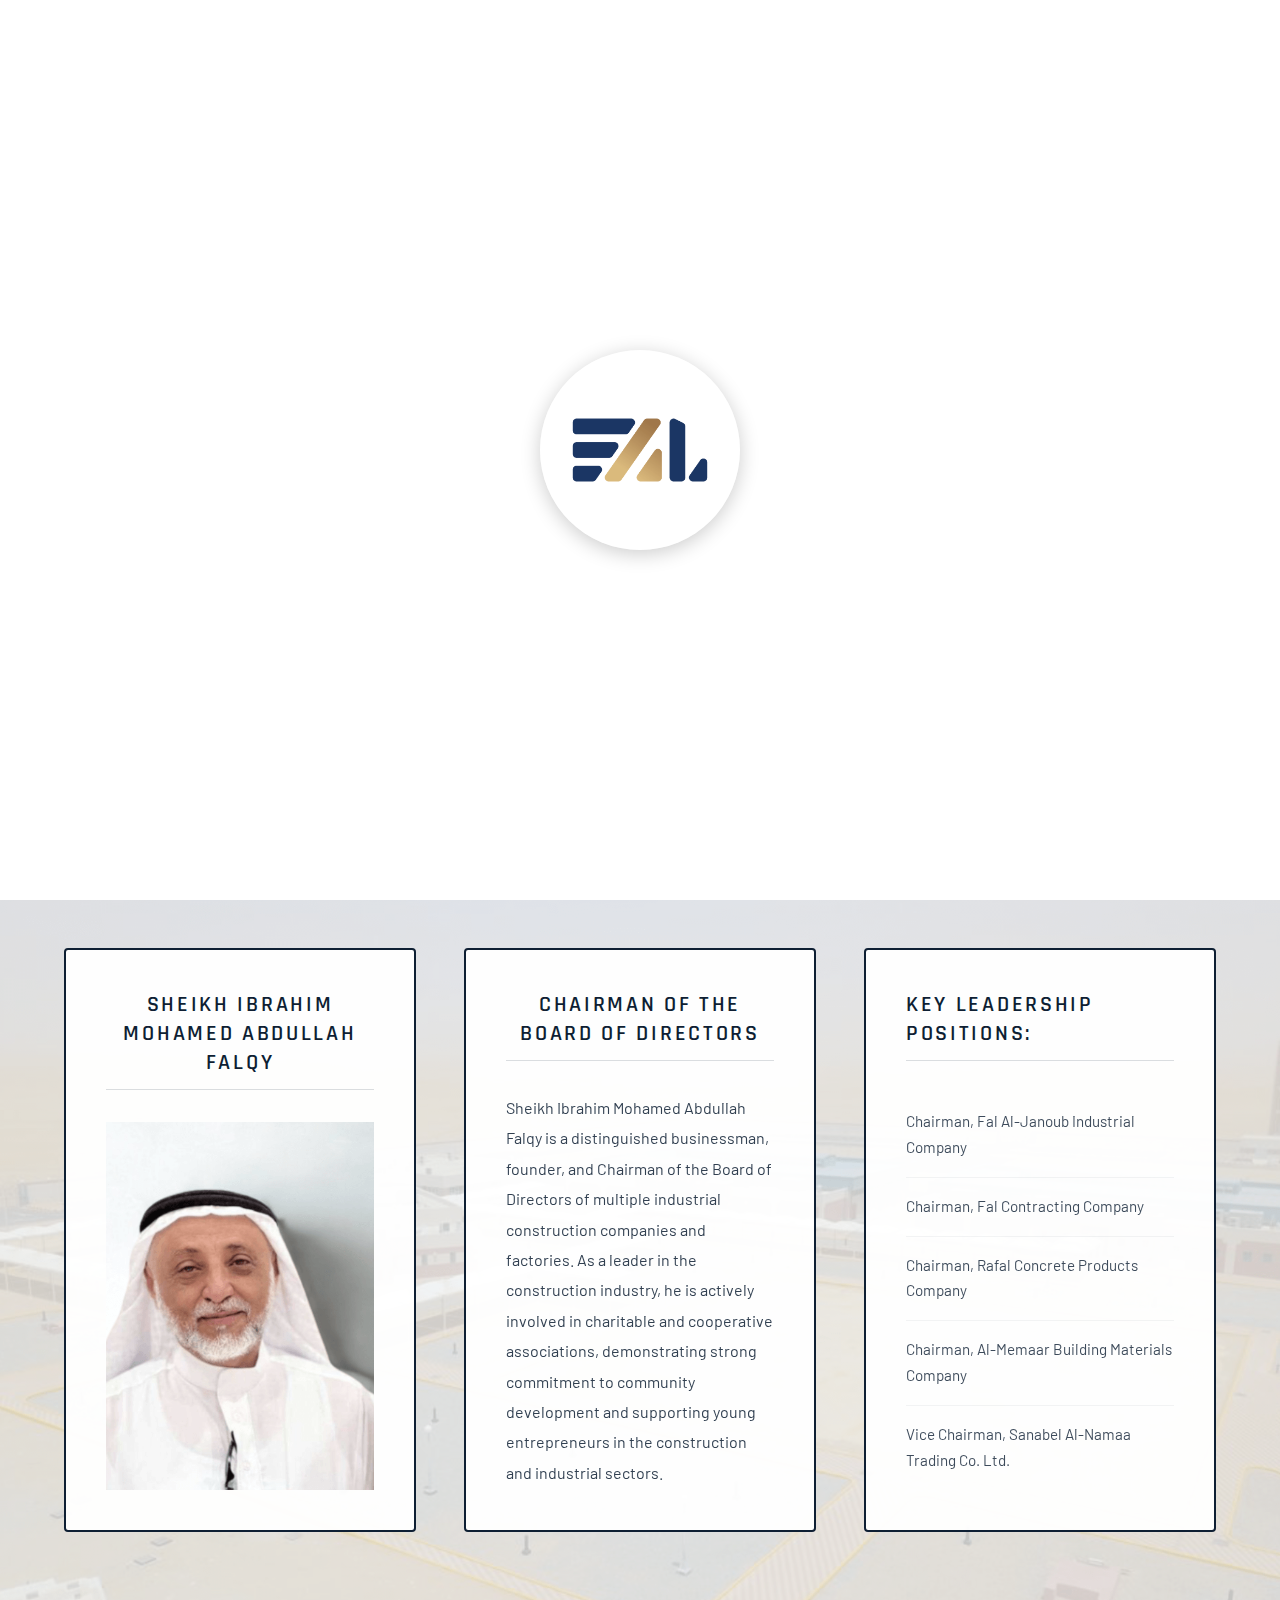
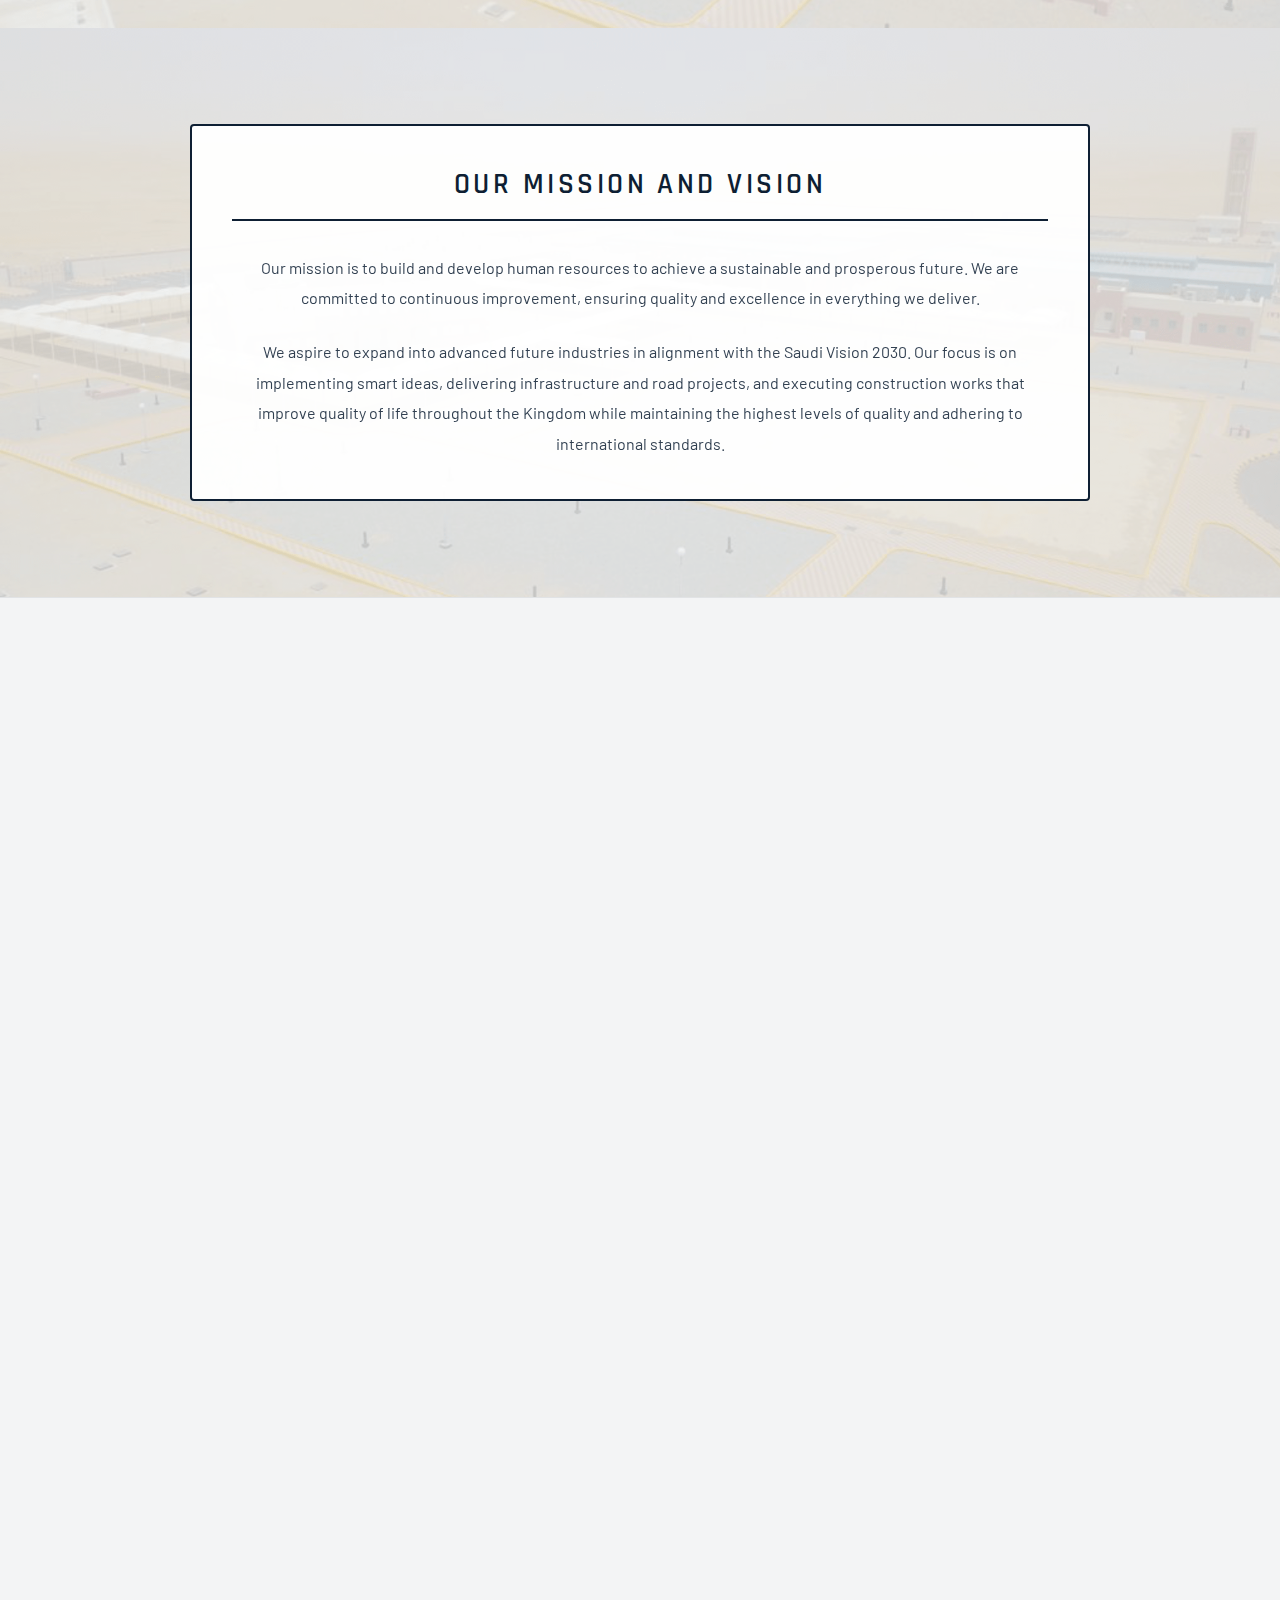
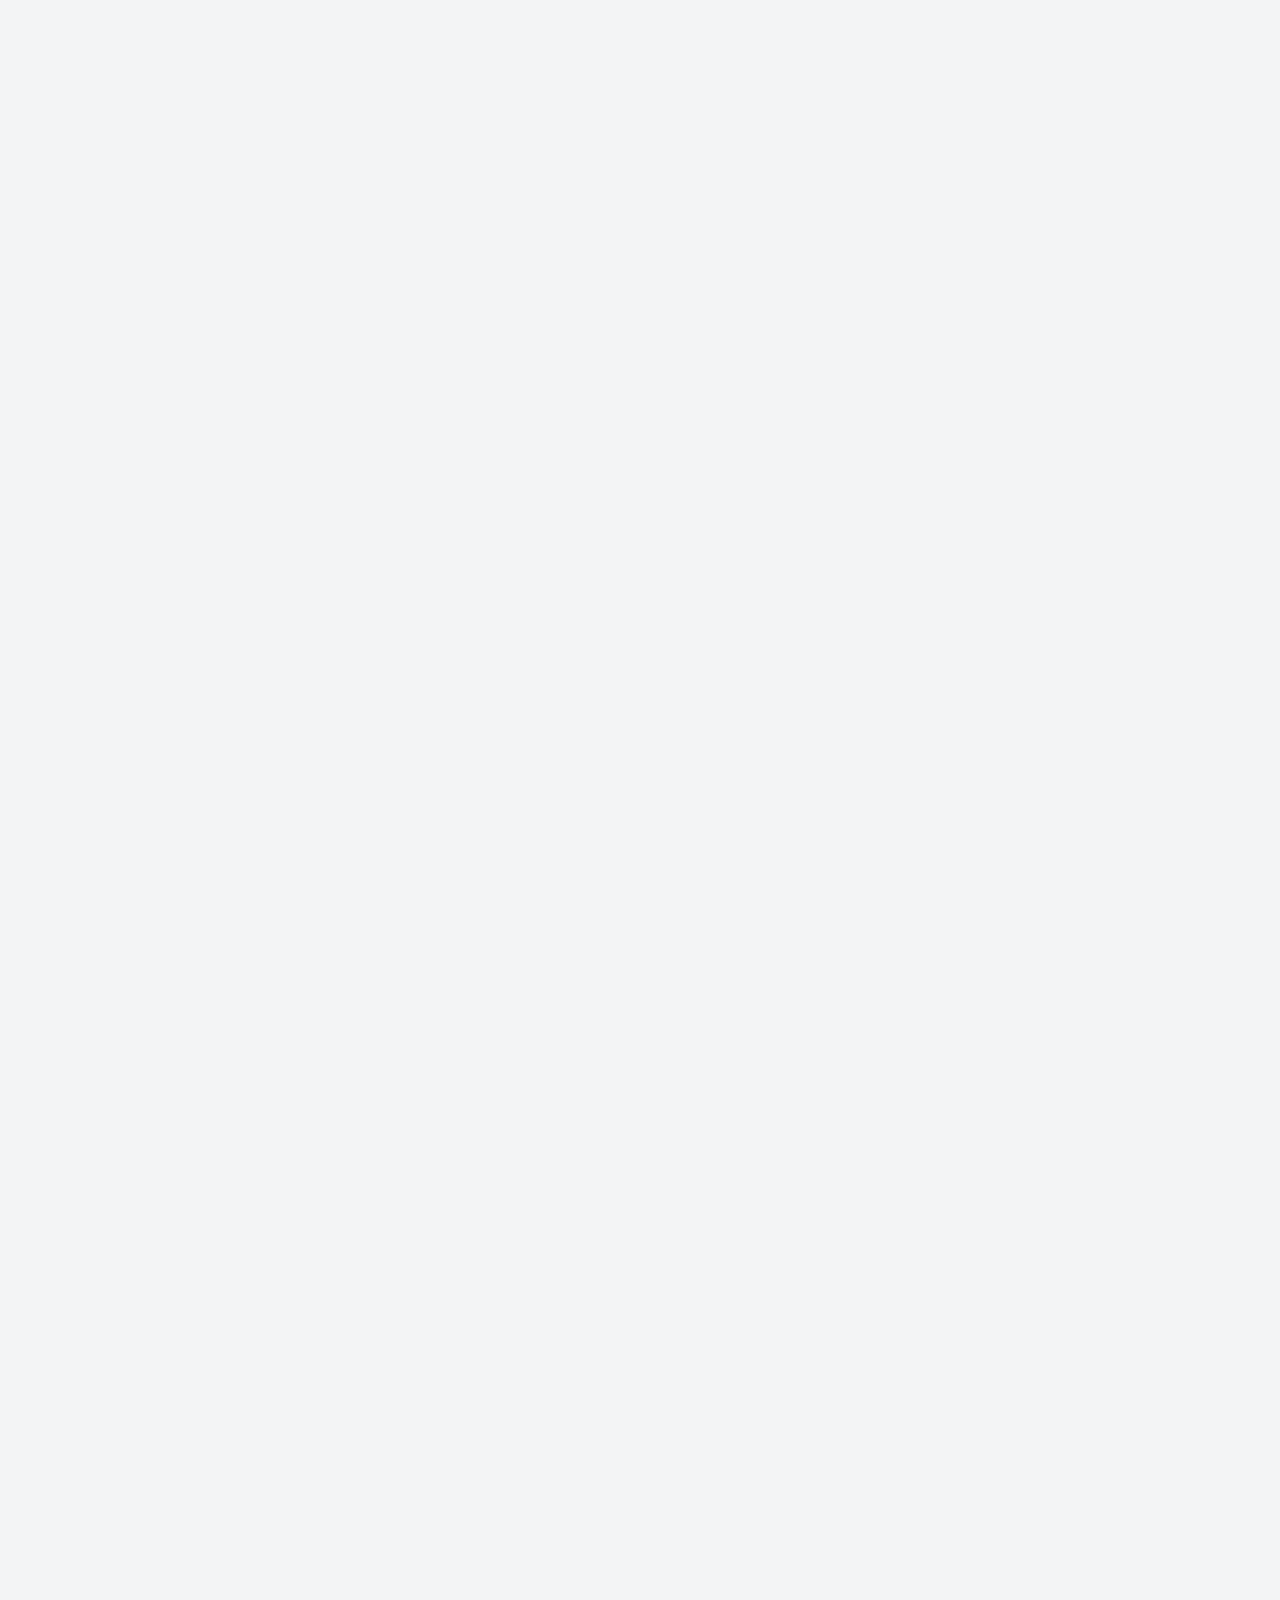
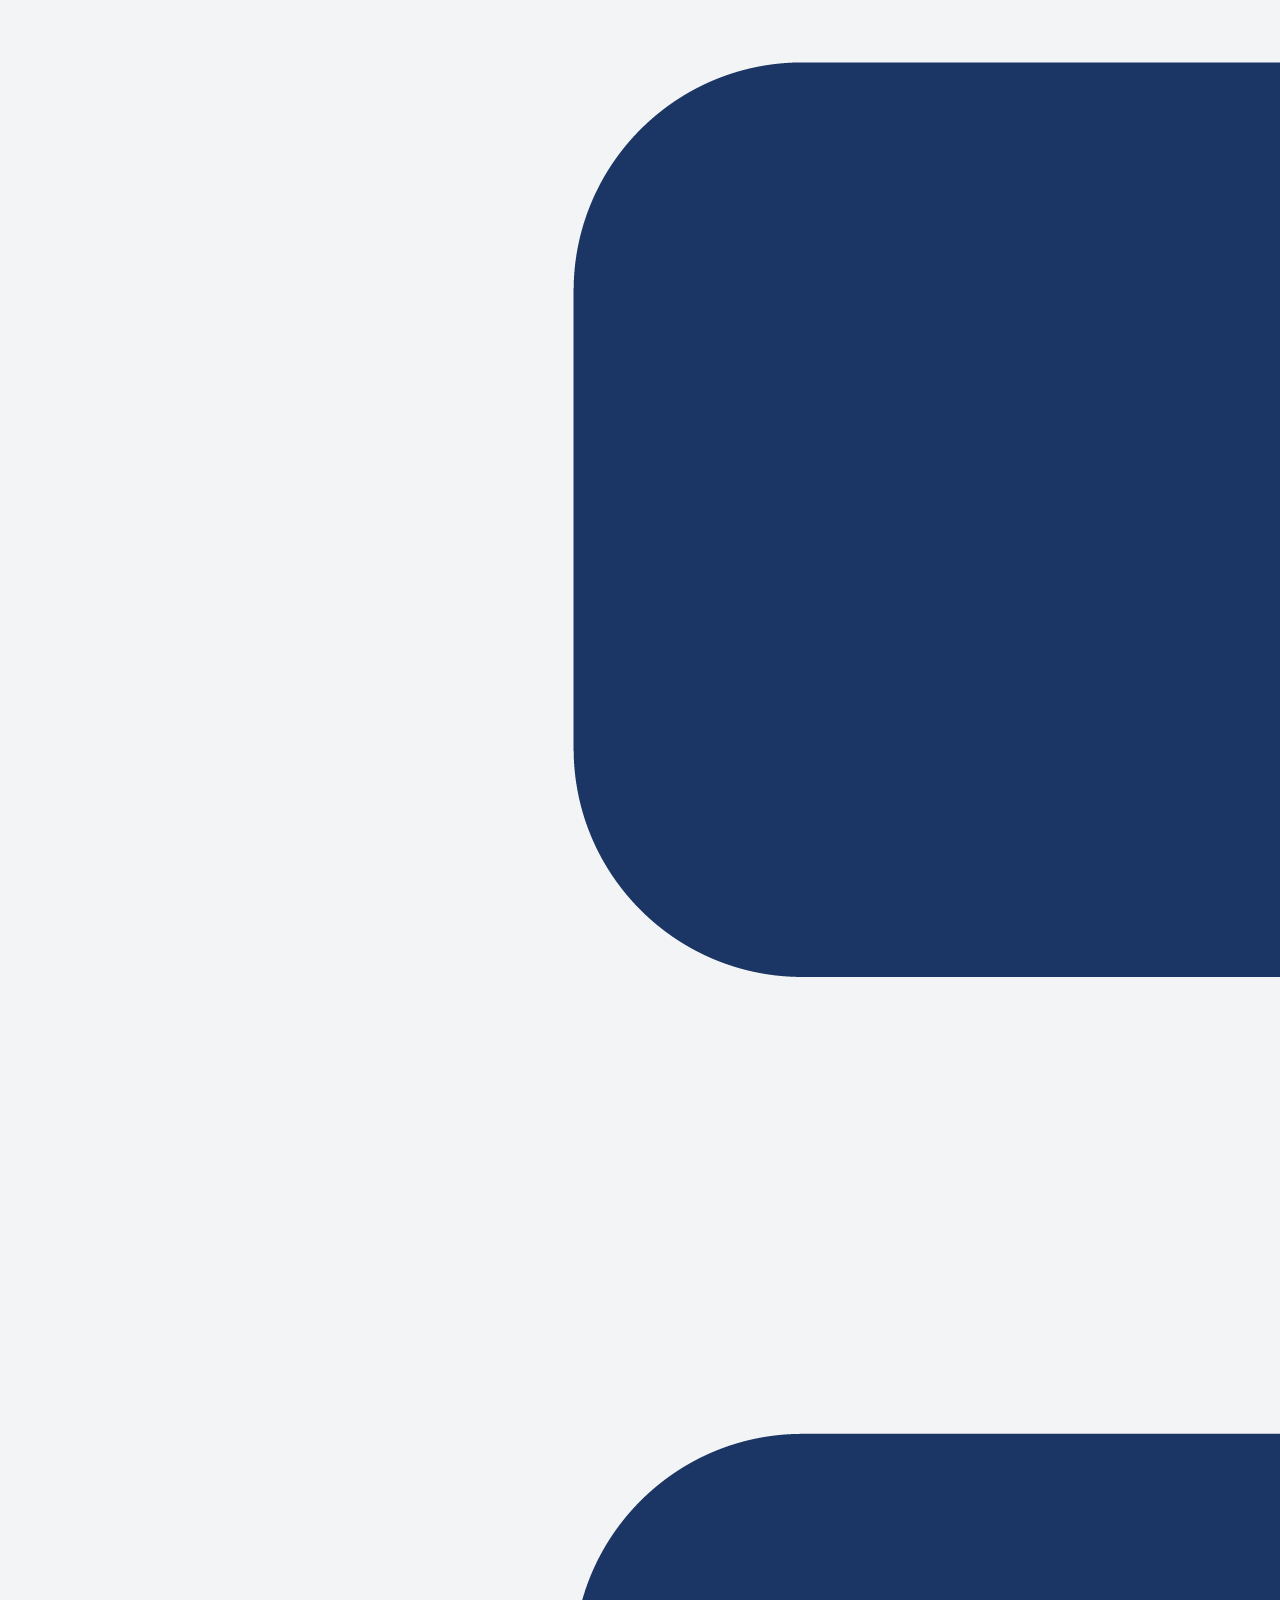
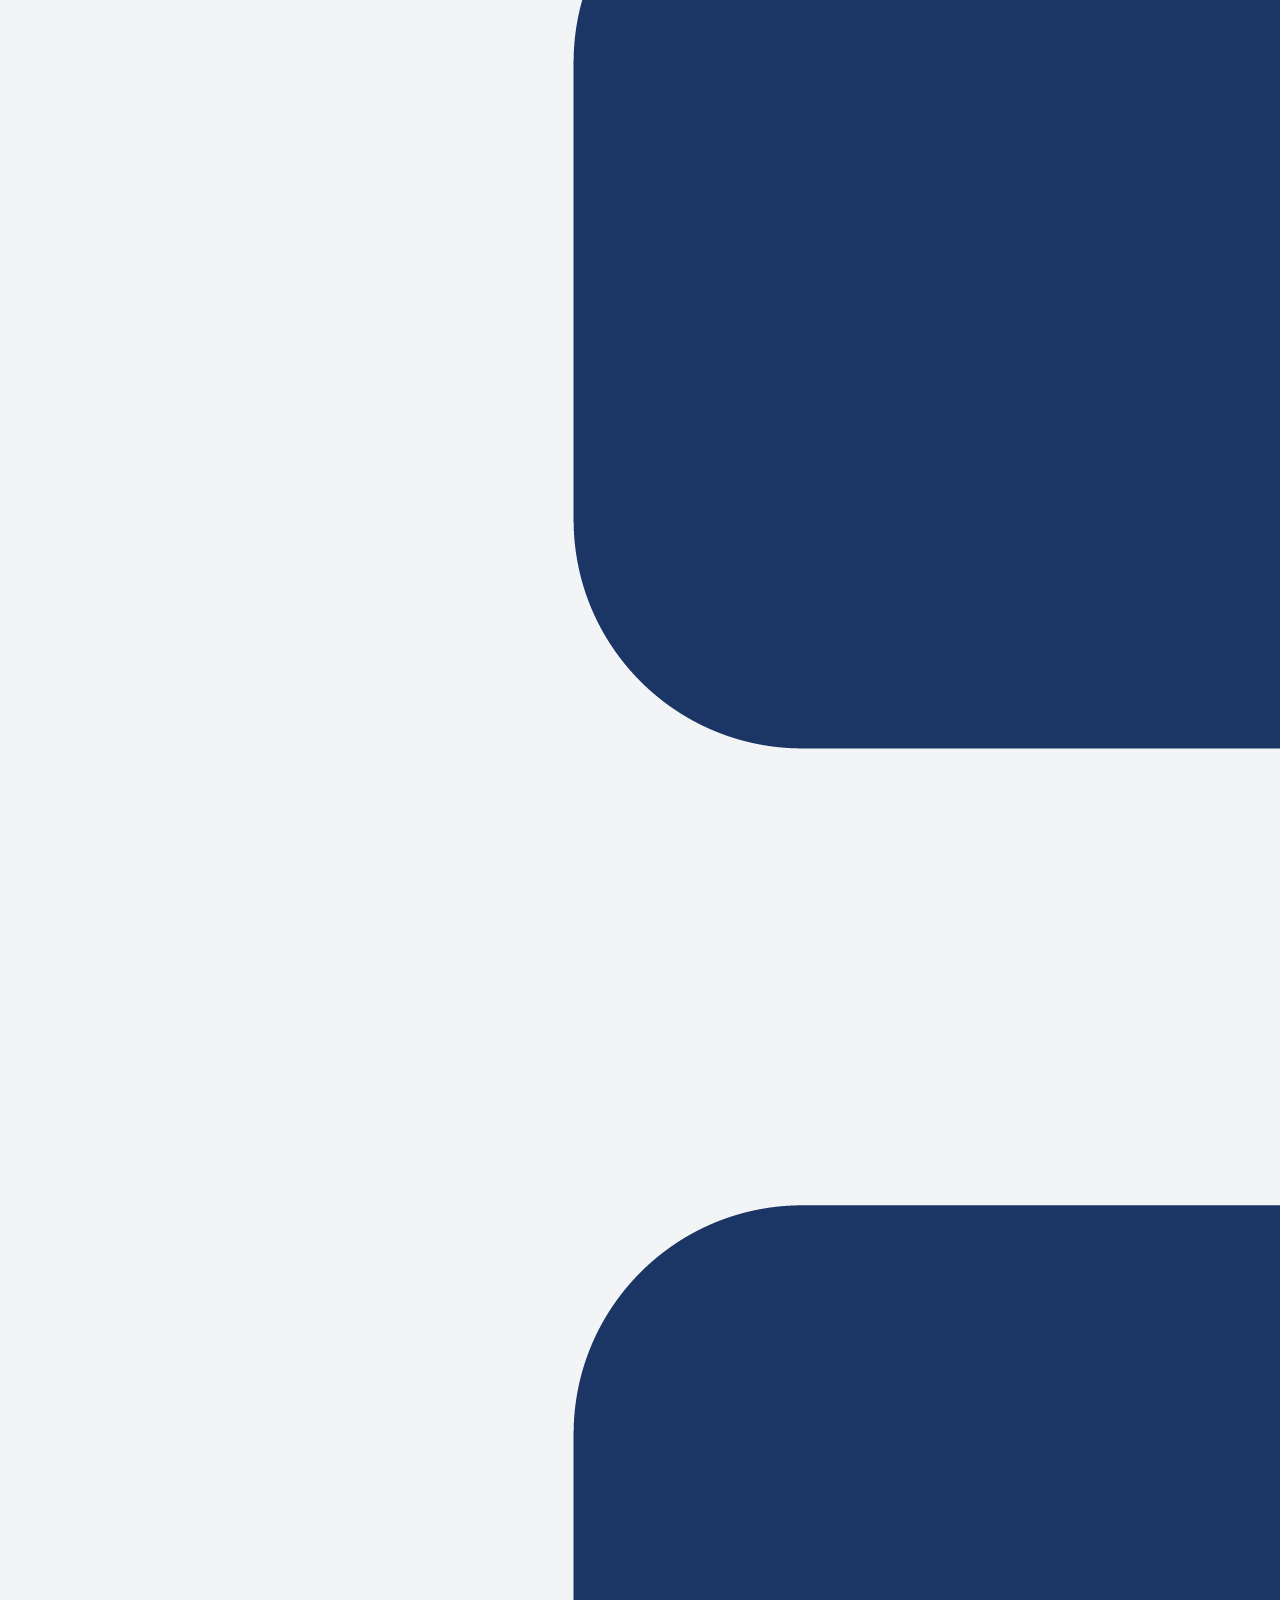
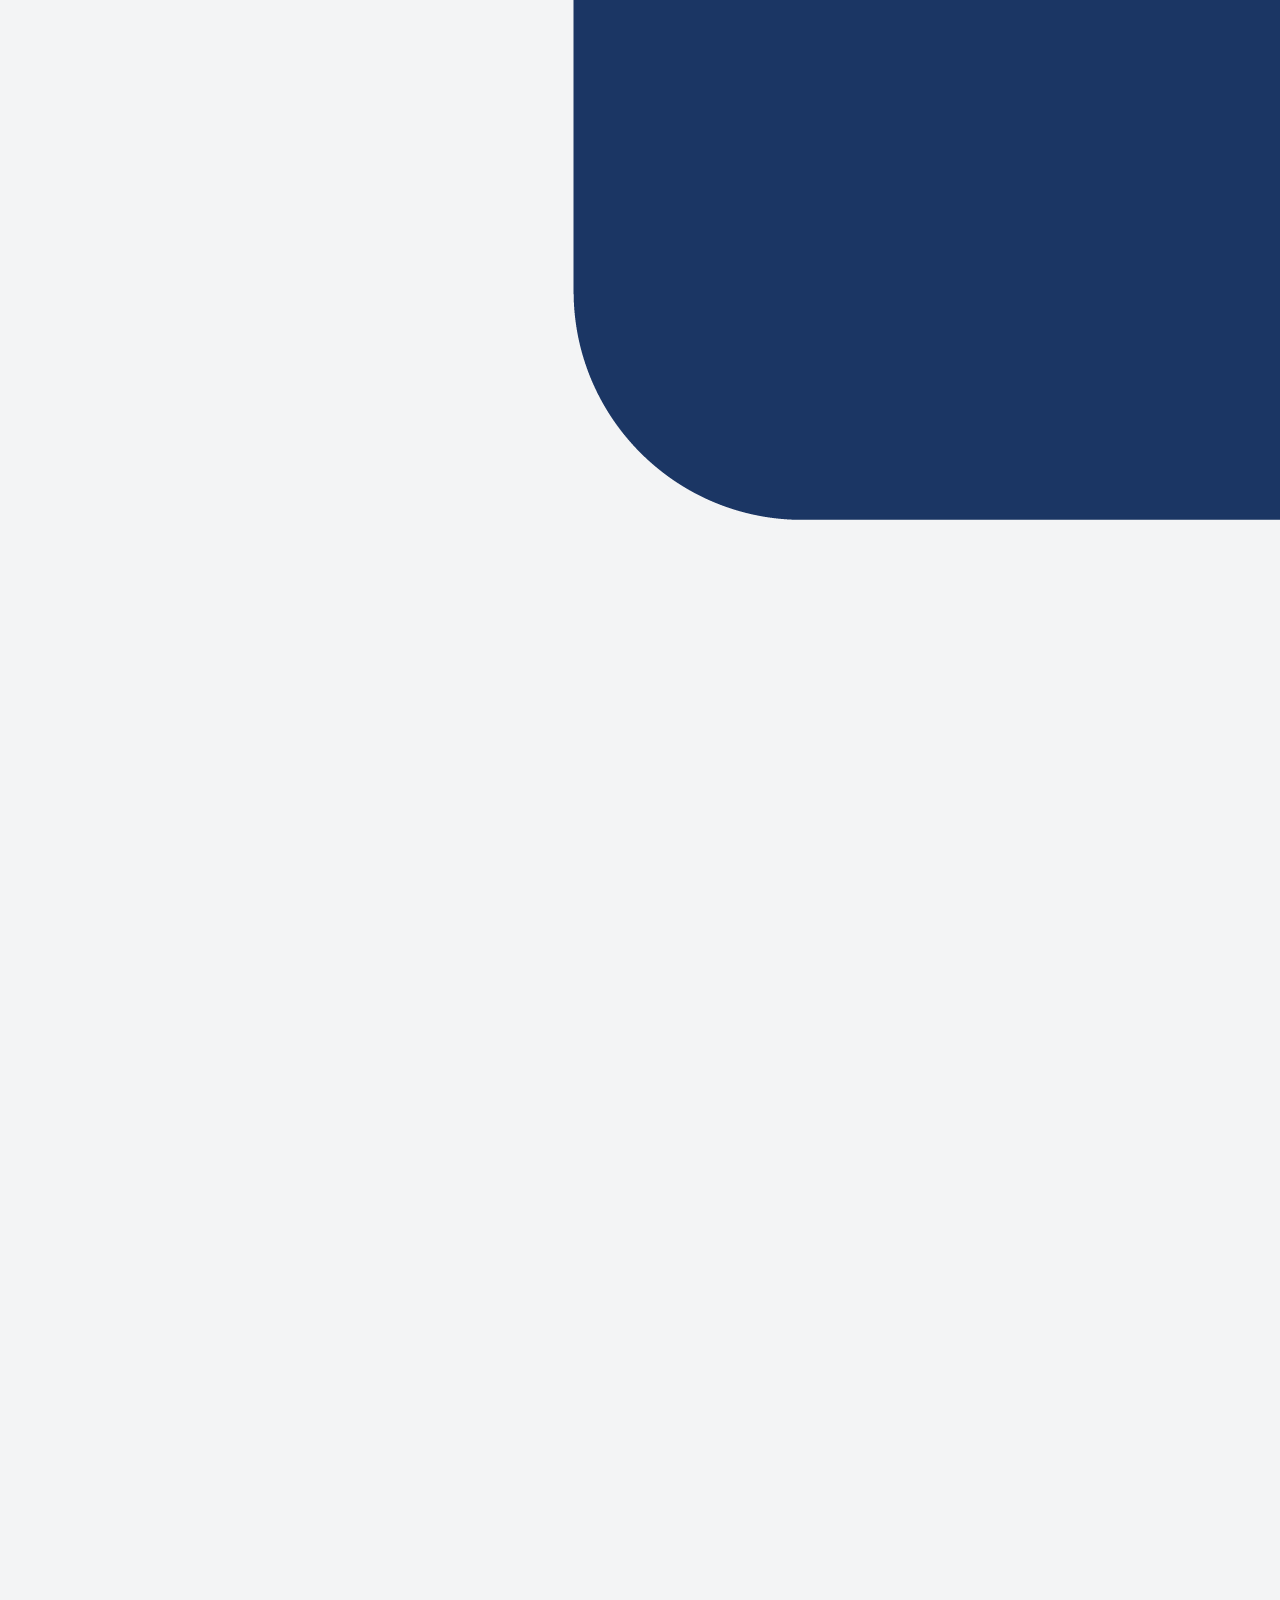
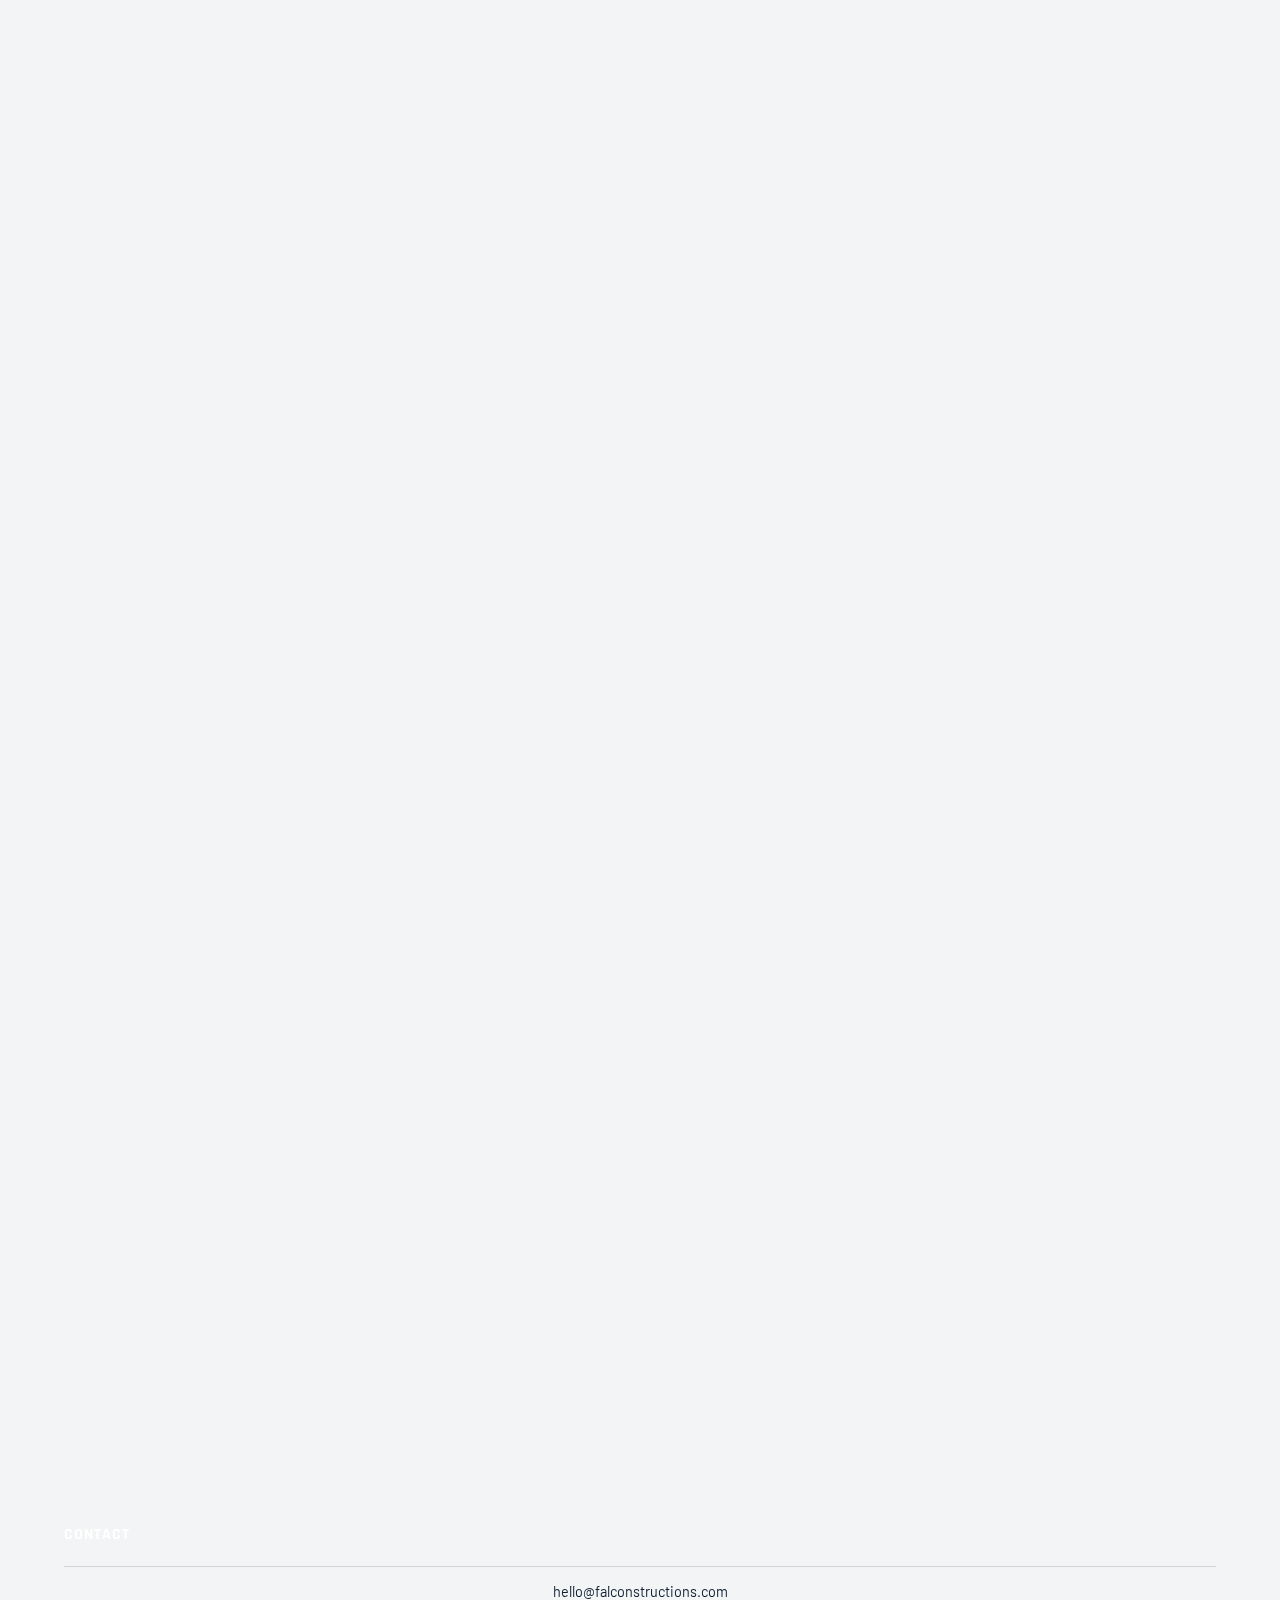
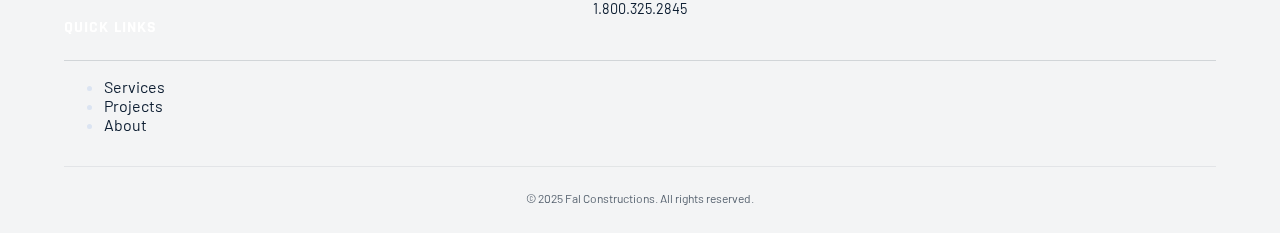
<file: Imfalqy/about.html>
<!DOCTYPE html>
<html lang="en">
  <head>
    <meta charset="UTF-8" />
    <meta name="viewport" content="width=device-width, initial-scale=1.0" />
    <title>About Us — Fal Constructions Leadership & Company History</title>
    <meta name="description" content="Learn about Fal Constructions leadership. Sheikh Ibrahim Falqi, Chairman of Fal Al-Janoub Industrial Company, Fal Contracting Company, and leading construction businesses." />
    <meta name="keywords" content="Fal Constructions, construction company leadership, Sheikh Ibrahim Falqi, Fal Al-Janoub Industrial Company, Fal Contracting Company, construction company chairman, industrial construction leadership" />
    <meta name="author" content="Fal Constructions" />
    <meta name="robots" content="index, follow" />
    <link rel="canonical" href="https://falconstructions.com/about.html" />
    
    <!-- Open Graph / Facebook -->
    <meta property="og:type" content="website" />
    <meta property="og:url" content="https://falconstructions.com/about.html" />
    <meta property="og:title" content="About Us — Fal Constructions Leadership" />
    <meta property="og:description" content="Learn about Fal Constructions leadership and company history." />
    <meta property="og:image" content="https://falconstructions.com/falqi30.png" />
    
    <!-- Twitter -->
    <meta property="twitter:card" content="summary_large_image" />
    <meta property="twitter:url" content="https://falconstructions.com/about.html" />
    <meta property="twitter:title" content="About Us — Fal Constructions Leadership" />
    <meta property="twitter:description" content="Learn about Fal Constructions leadership and company history." />
    <meta property="twitter:image" content="https://falconstructions.com/falqi30.png" />
    
    <link rel="preconnect" href="https://fonts.googleapis.com" />
    <link rel="preconnect" href="https://fonts.gstatic.com" crossorigin />
    <link
      href="https://fonts.googleapis.com/css2?family=Barlow:wght@400;600&family=Rajdhani:wght@600;700&display=swap"
      rel="stylesheet"
    />
    <link rel="stylesheet" href="./styles.css" />
    
    <!-- Structured Data -->
    <script type="application/ld+json">
    {
      "@context": "https://schema.org",
      "@type": "AboutPage",
      "name": "About Fal Constructions",
      "description": "Learn about Fal Constructions leadership and company history",
      "url": "https://falconstructions.com/about.html",
      "mainEntity": {
        "@type": "Organization",
        "name": "Fal Constructions",
        "founder": {
          "@type": "Person",
          "name": "Sheikh Ibrahim Mohamed Abdullah Falqy",
          "jobTitle": "Chairman of the Board of Directors"
        }
      }
    }
    </script>
  </head>
  <body>
    <div id="loader" class="loader">
      <img src="./fallogo.png" alt="Fal Constructions logo" class="loader-logo" />
    </div>
    <header class="site-header">
      <div class="logo">
        <a href="./index.html"><img src="./fallogo.png" alt="Fal Constructions logo" /></a>
      </div>
      <nav class="primary-nav">
        <a href="./index.html">Home</a>
        <a href="./about.html">About Us</a>
        <a href="./index.html#services">Services</a>
        <a href="./projects.html">Projects</a>
      </nav>
      <div class="header-spacer"></div>
    </header>

    <main>
      <section class="company-intro-section">
        <header>
          <h1>About Fal</h1>
        </header>
        <div class="company-intro-content">
          <p class="company-intro-text">
            FAL Contracting Company is a leading enterprise in the fields of contracting, trade, and industry. Since its establishment in 1984, the company has continuously grown and diversified its services. In 1989, contracting activities were formally added, followed by road construction and maintenance operations, as well as complementary industries serving the contracting sector.
          </p>
        </div>
      </section>

      <section class="falqi-section">
        <div class="falqi-container">
          <div class="falqi-image-box">
            <h2>Sheikh Ibrahim Mohamed Abdullah Falqy</h2>
            <img src="./falqi30.png" alt="Sheikh Ibrahim Mohamed Abdullah Falqy, Chairman of the Board of Directors of Fal Constructions and leading construction industry businessman" />
          </div>
          <div class="falqi-content-box">
            <p class="falqi-subtitle">Chairman of the Board of Directors</p>
            <p class="falqi-description">
              Sheikh Ibrahim Mohamed Abdullah Falqy is a distinguished businessman, founder, and Chairman of the Board of Directors of multiple industrial construction companies and factories. As a leader in the construction industry, he is actively involved in charitable and cooperative associations, demonstrating strong commitment to community development and supporting young entrepreneurs in the construction and industrial sectors.
            </p>
          </div>
          <div class="falqi-leadership-box">
            <h3>Key Leadership Positions:</h3>
            <ul class="falqi-list">
              <li>Chairman, Fal Al-Janoub Industrial Company</li>
              <li>Chairman, Fal Contracting Company</li>
              <li>Chairman, Rafal Concrete Products Company</li>
              <li>Chairman, Al-Memaar Building Materials Company</li>
              <li>Vice Chairman, Sanabel Al-Namaa Trading Co. Ltd.</li>
            </ul>
          </div>
        </div>
      </section>

      <section class="mission-vision-section">
        <div class="mission-vision-container">
          <div class="mission-vision-item">
            <h2>Our Mission and Vision</h2>
            <p>Our mission is to build and develop human resources to achieve a sustainable and prosperous future. We are committed to continuous improvement, ensuring quality and excellence in everything we deliver.</p>
            <p>We aspire to expand into advanced future industries in alignment with the Saudi Vision 2030. Our focus is on implementing smart ideas, delivering infrastructure and road projects, and executing construction works that improve quality of life throughout the Kingdom while maintaining the highest levels of quality and adhering to international standards.</p>
          </div>
        </div>
      </section>
    </main>

    <footer id="contact" class="site-footer">
      <div class="footer-logo-section">
        <div class="footer-logo-circle">
          <img src="./fallogo.png" alt="Fal Constructions logo" />
        </div>
        <p class="footer-slogan">Your Vision. Our Foundation.</p>
      </div>
      <div>
        <h4>Contact</h4>
        <div class="footer-line"></div>
        <p class="footer-email"><a href="mailto:hello@falconstructions.com">hello@falconstructions.com</a></p>
        <p class="footer-phone"><a href="tel:+18003252845">1.800.325.2845</a></p>
      </div>
      <div>
        <h4>Quick links</h4>
        <div class="footer-line"></div>
        <ul>
          <li><a href="./index.html#services">Services</a></li>
          <li><a href="./index.html#projects">Projects</a></li>
          <li><a href="./about.html">About</a></li>
        </ul>
      </div>
      <p class="legal">© 2025 Fal Constructions. All rights reserved.</p>
    </footer>
    <script>
      // Handle loader transition
      window.addEventListener('DOMContentLoaded', function() {
        const loader = document.getElementById('loader');
        const body = document.body;
        
        // Add loading class to body to prevent scrolling
        body.classList.add('loading');
        
        // Hide loader after delay (similar to AMANA's behavior)
        setTimeout(function() {
          loader.classList.add('hidden');
          body.classList.remove('loading');
          
          // Remove loader from DOM after transition completes
          setTimeout(function() {
            loader.remove();
          }, 600);
        }, 1500); // 1.5 second delay before transition
      });
</file>
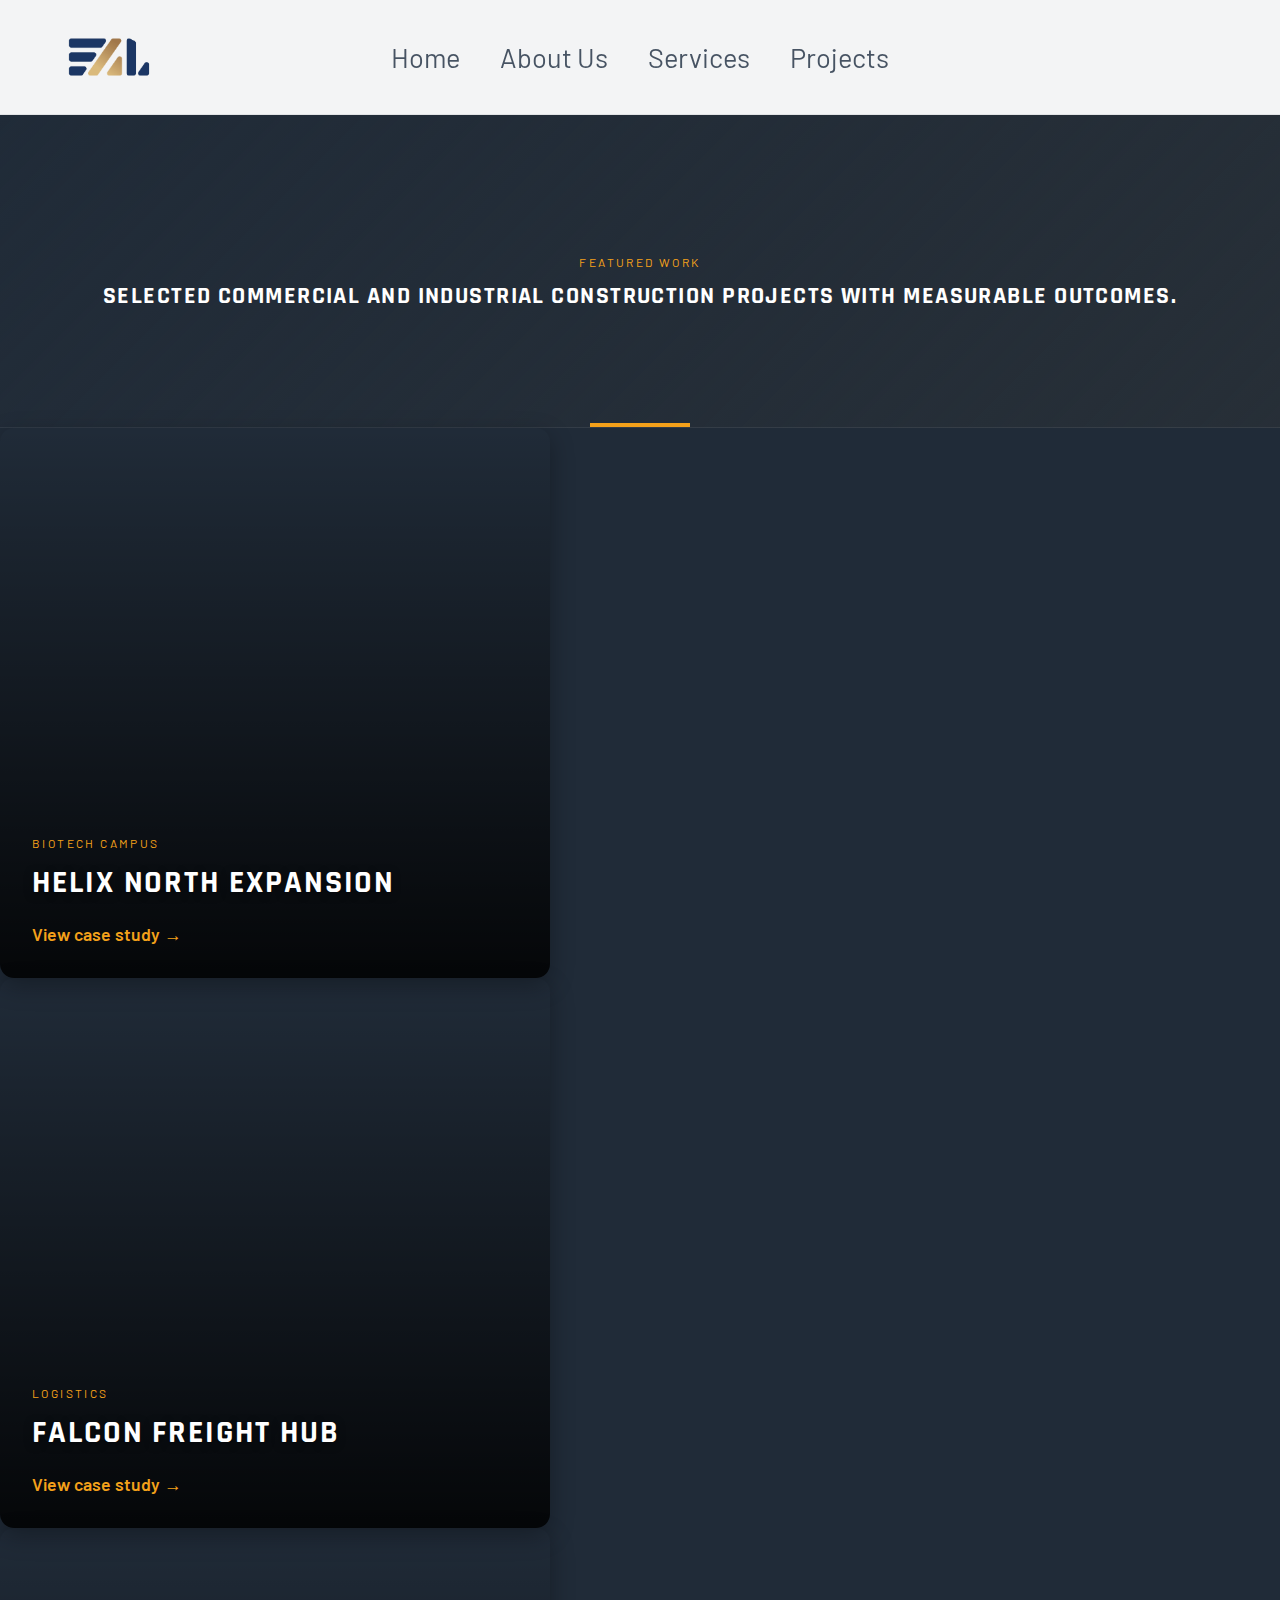
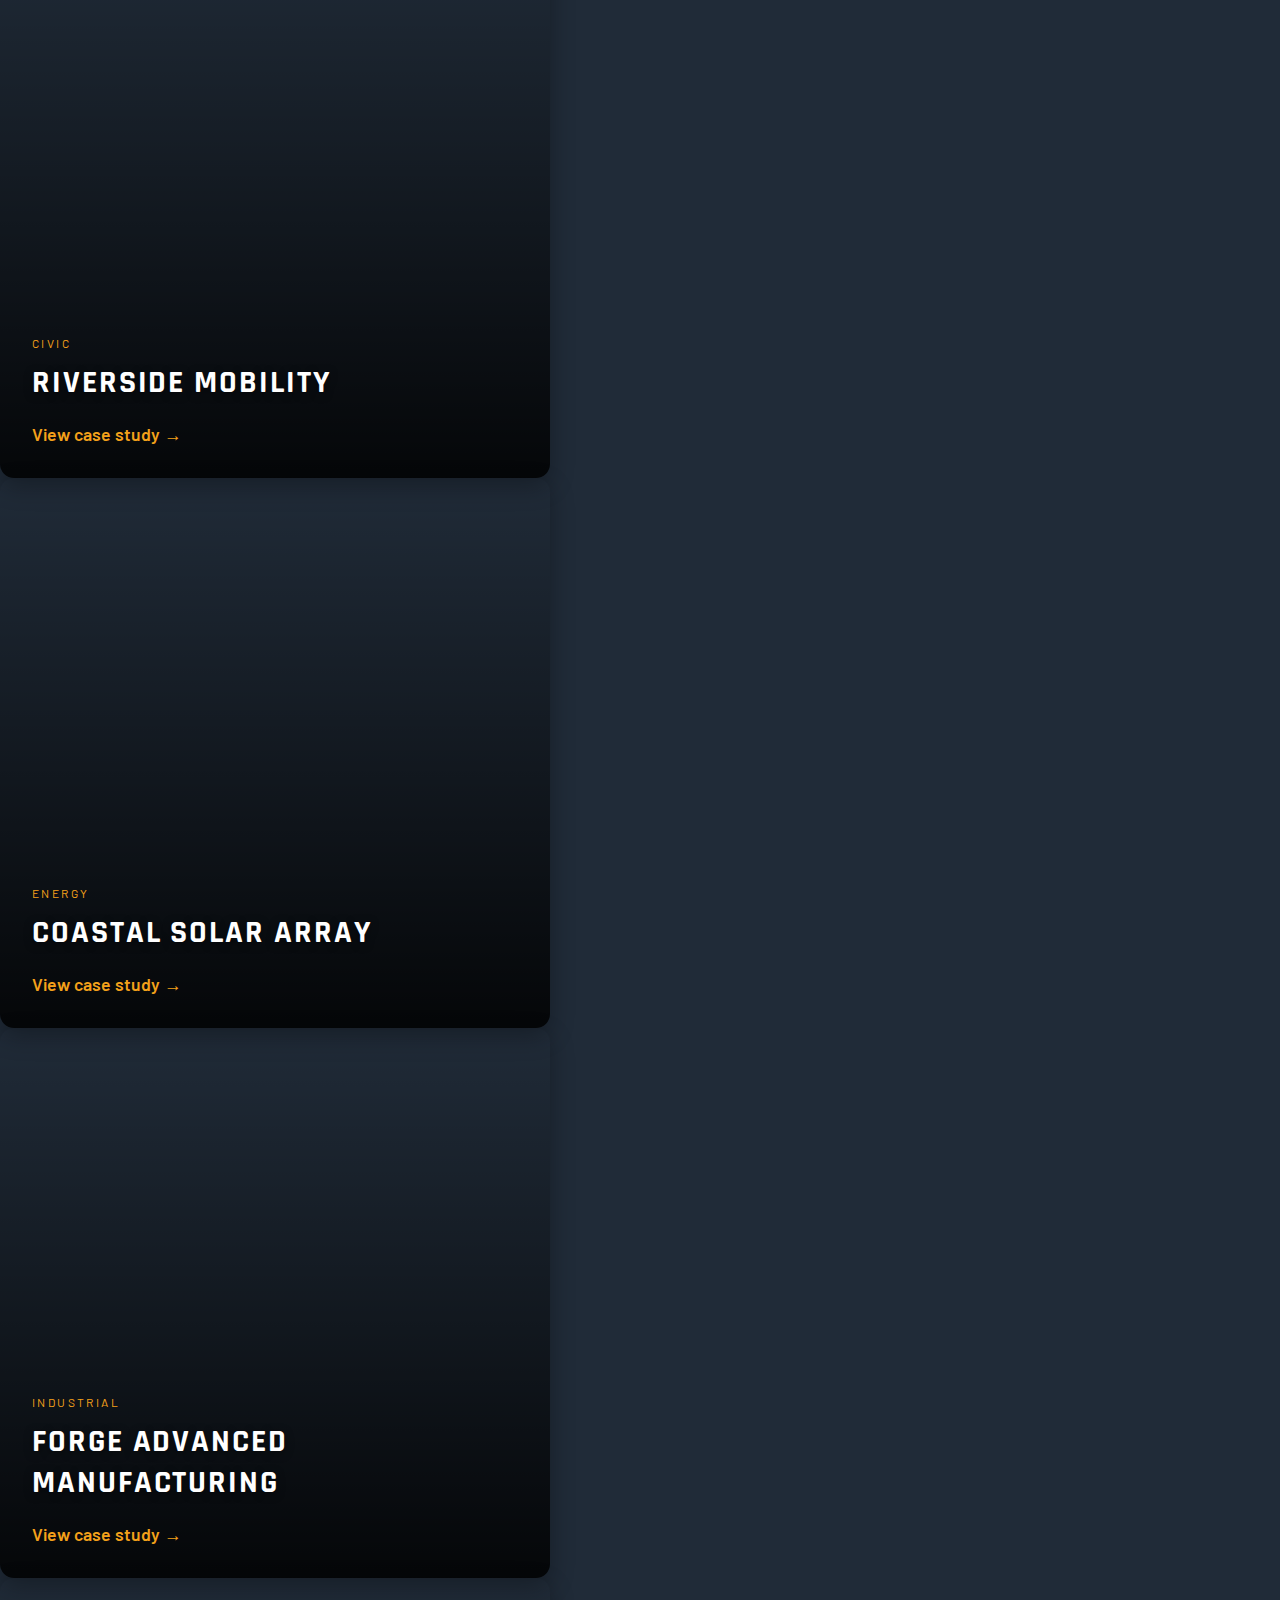
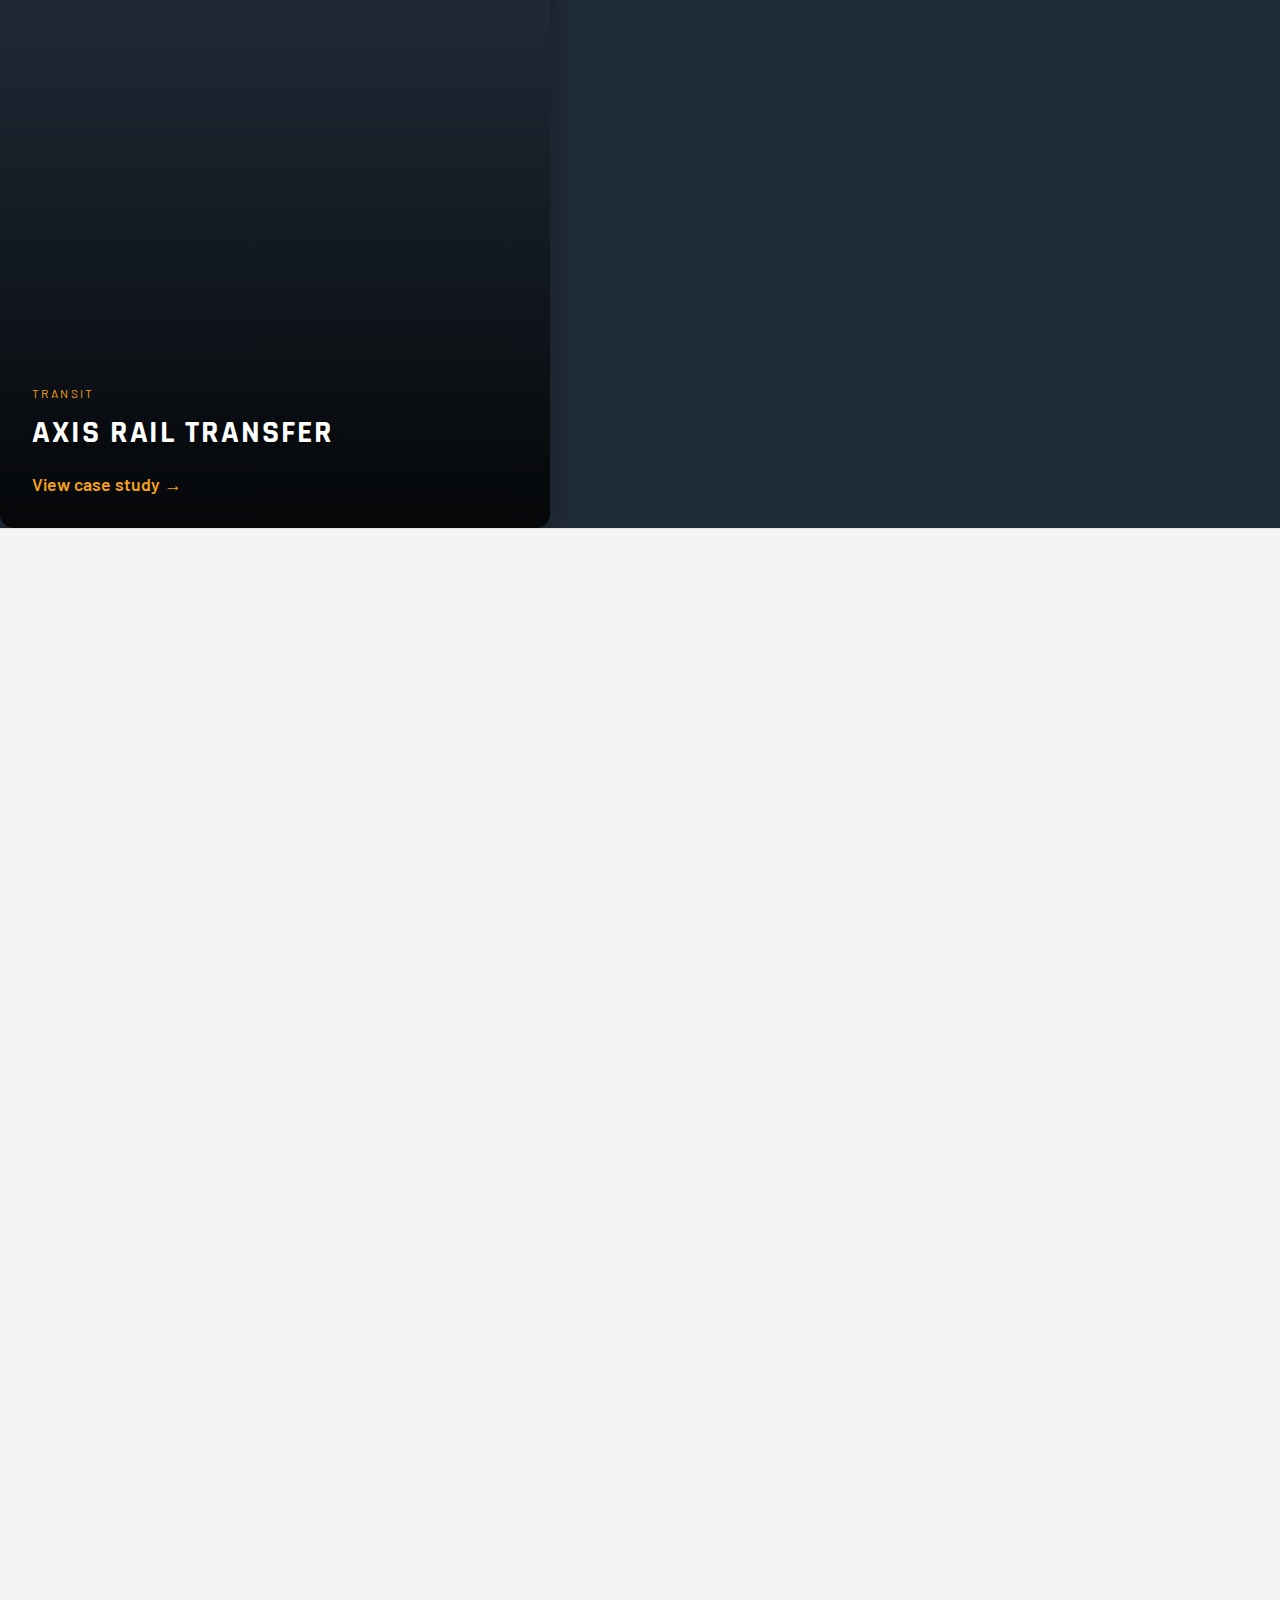
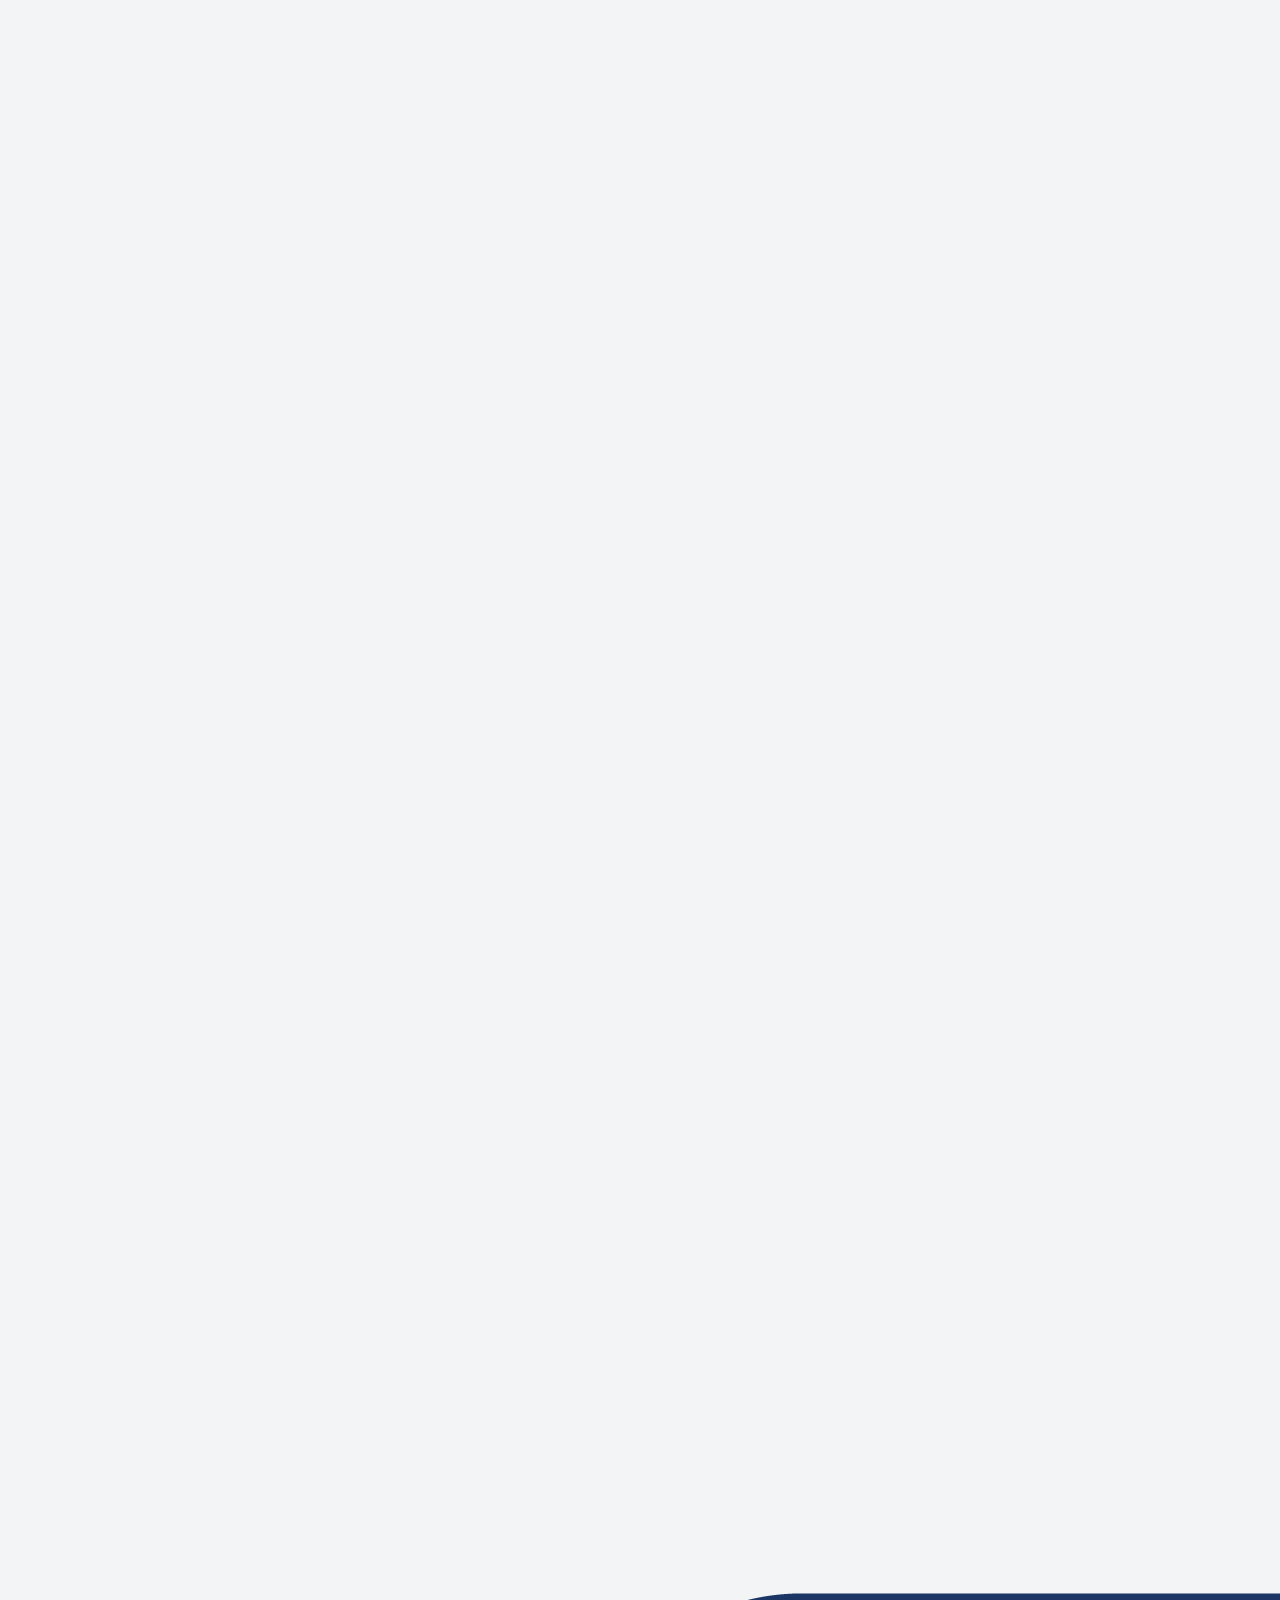
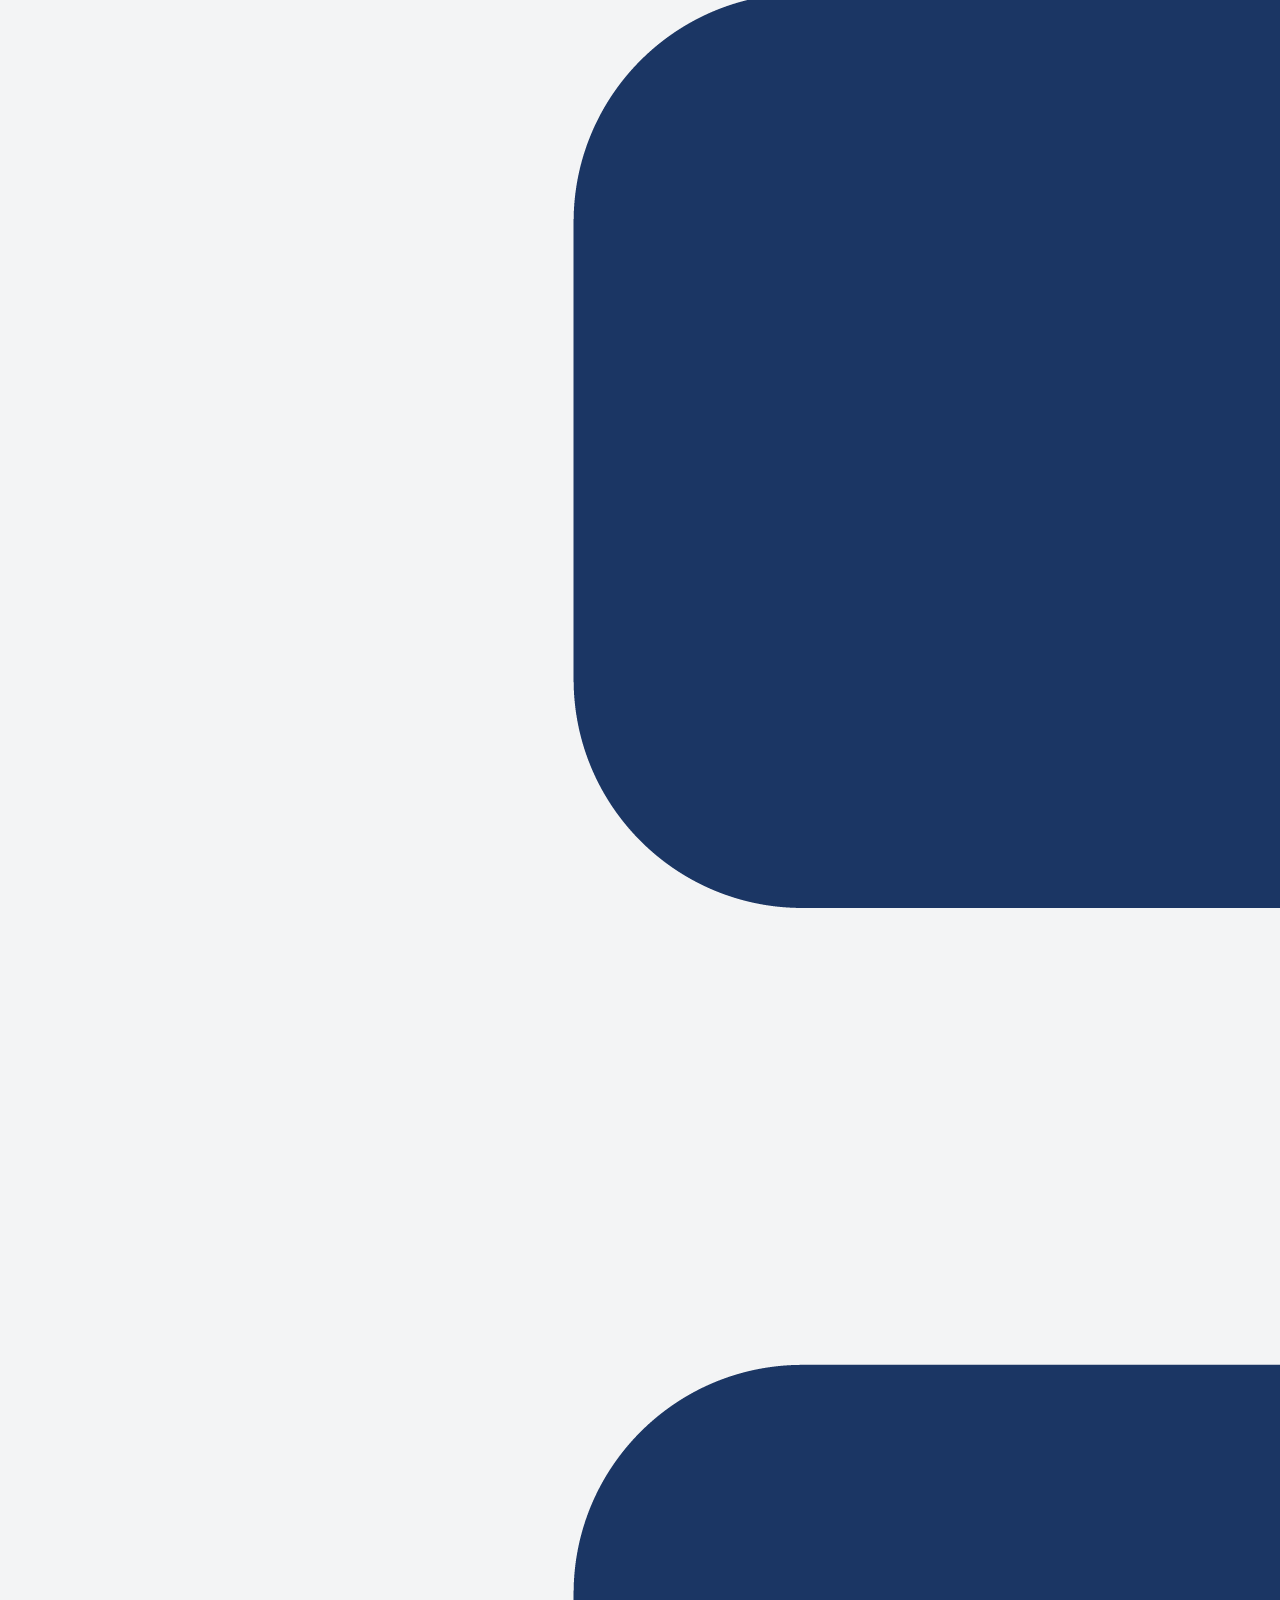
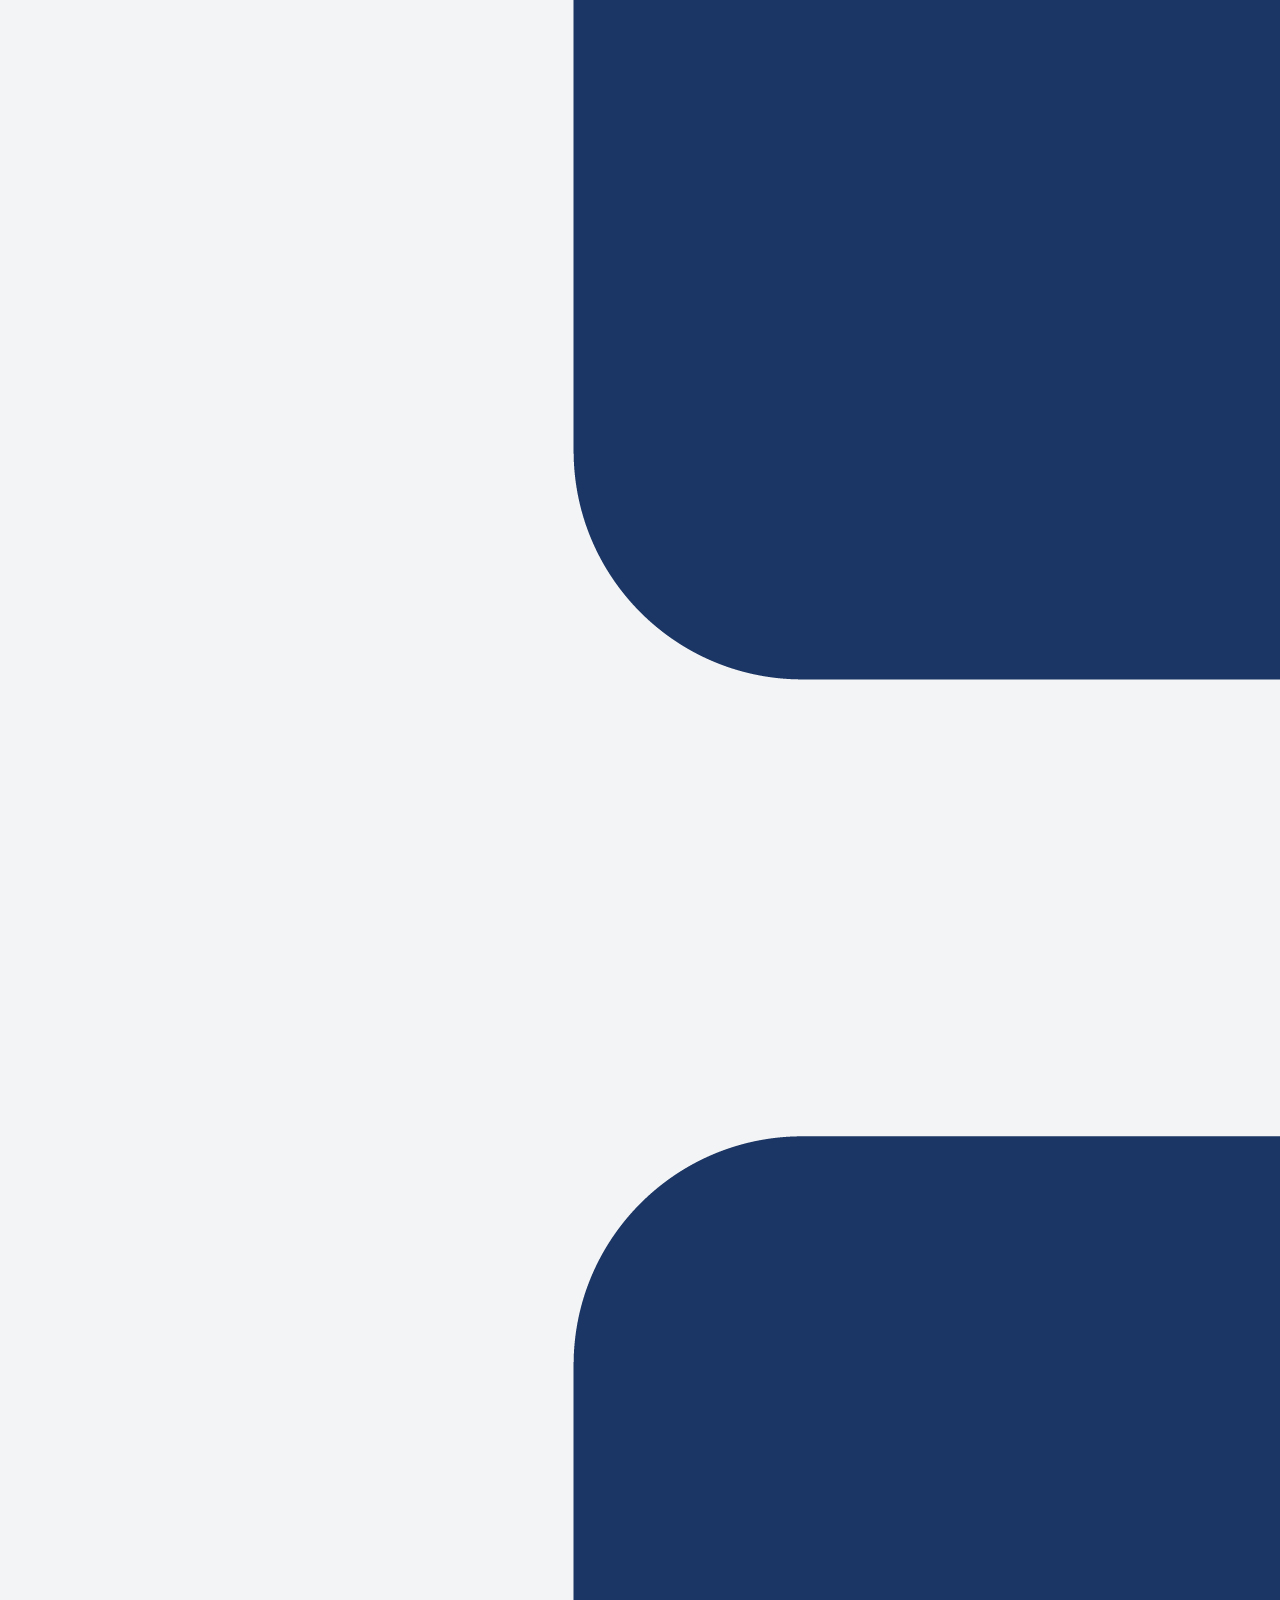
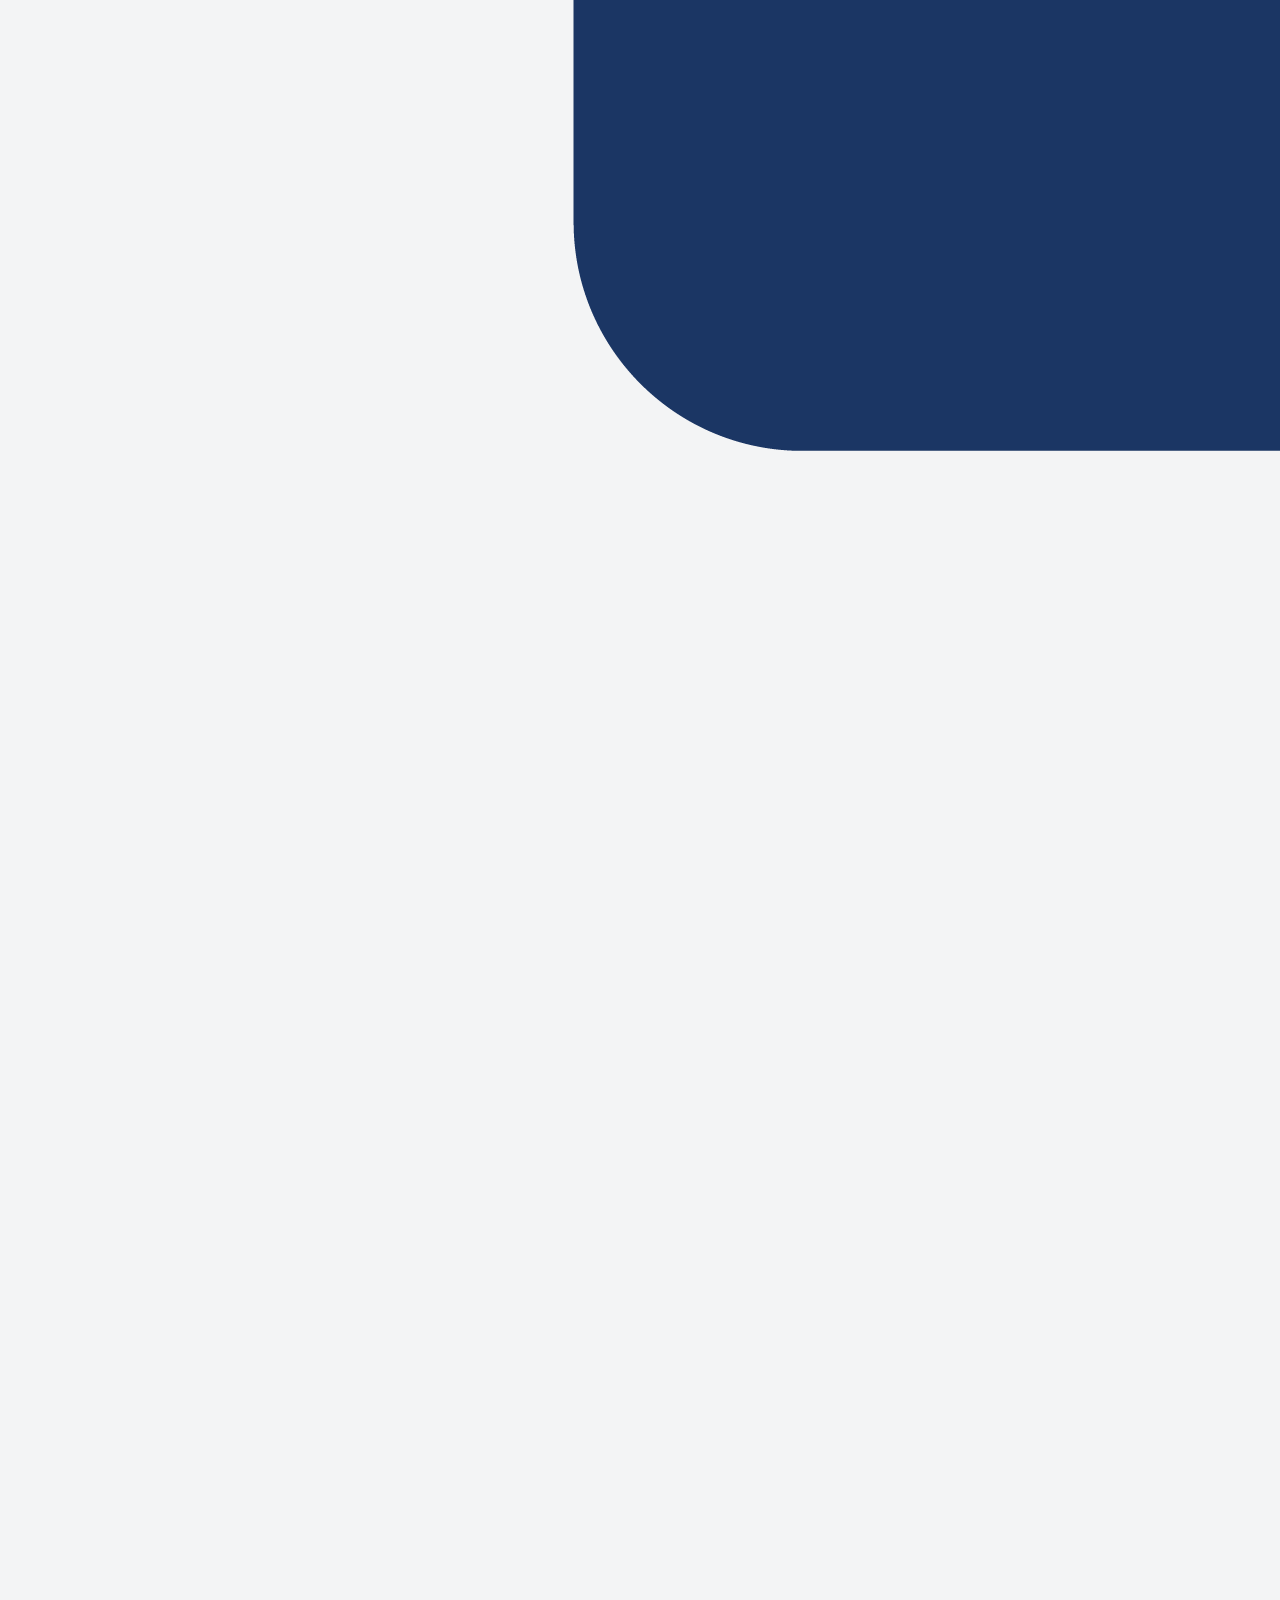
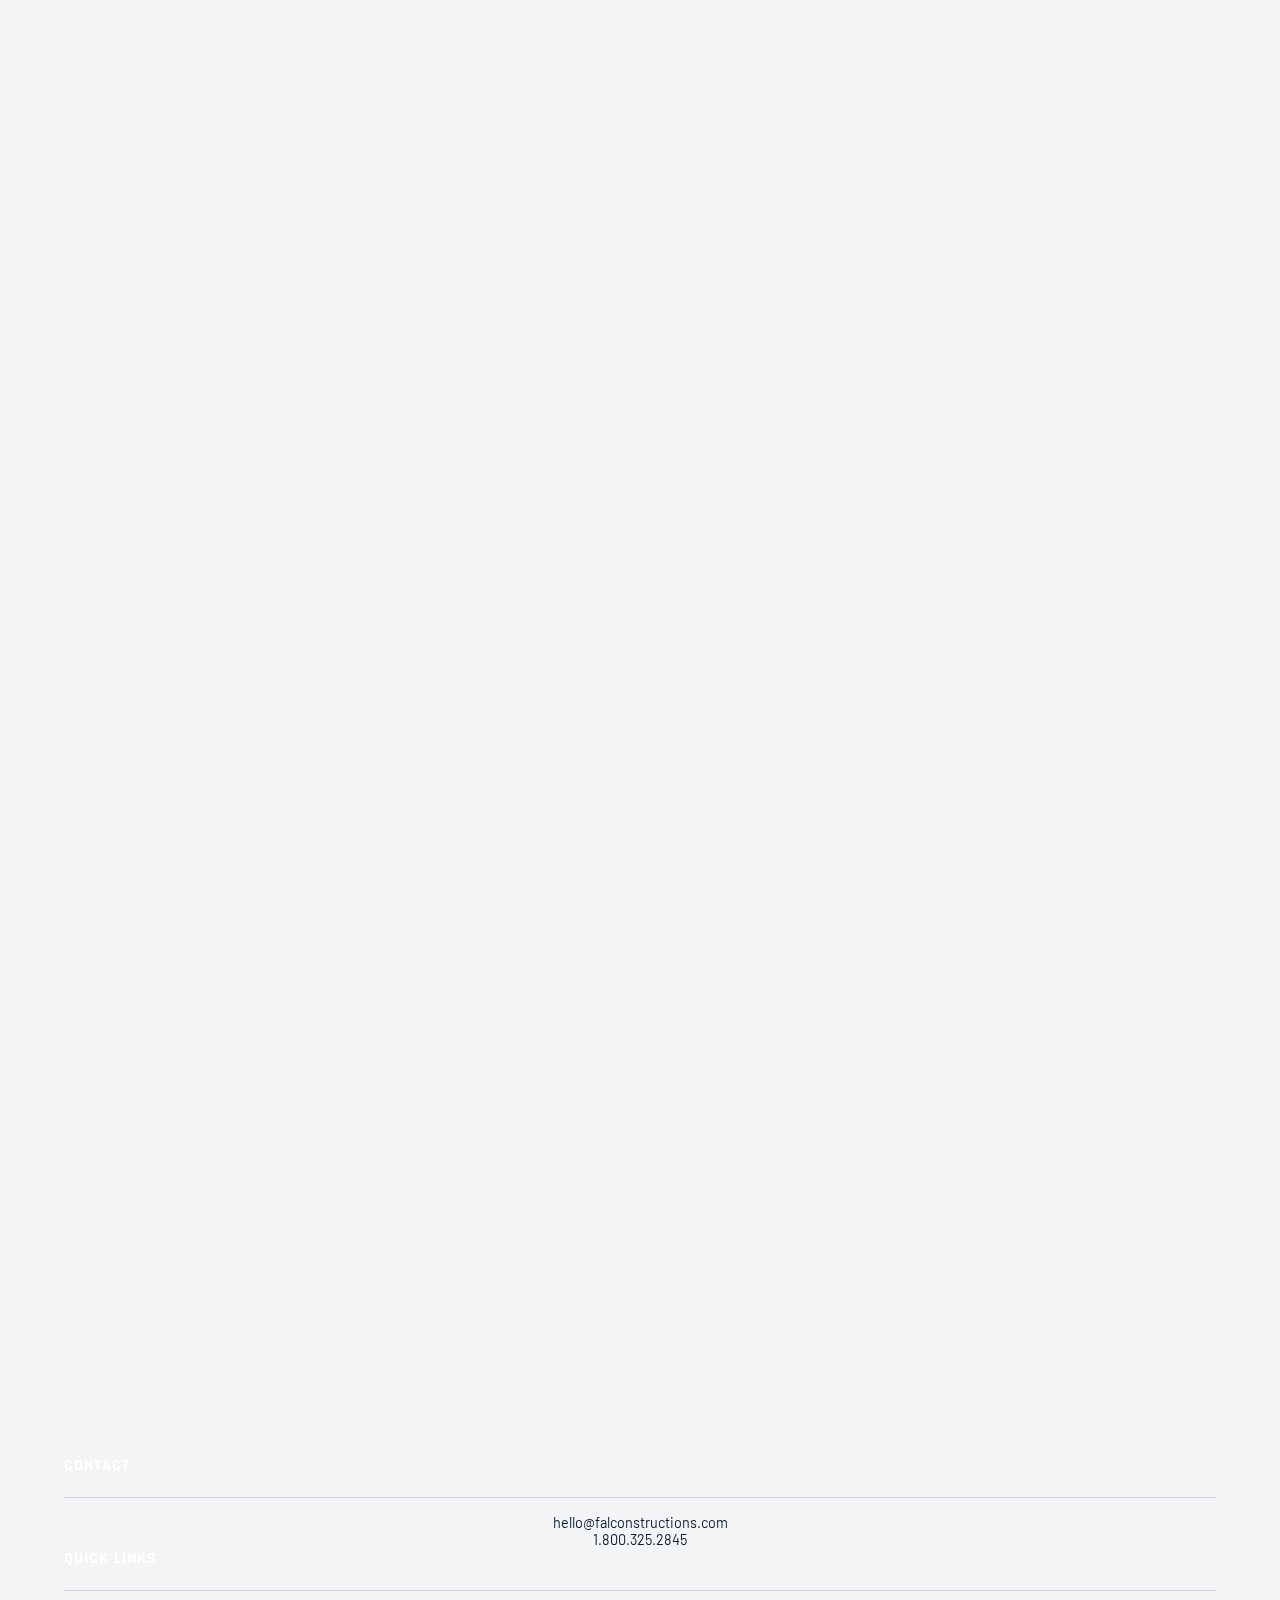
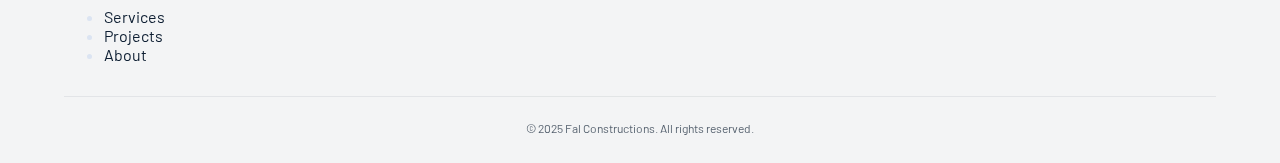
<file: Imfalqy/projects.html>
<!DOCTYPE html>
<html lang="en">
  <head>
    <meta charset="UTF-8" />
    <meta name="viewport" content="width=device-width, initial-scale=1.0" />
    <title>Projects — Fal Constructions Commercial & Industrial Construction Projects</title>
    <meta name="description" content="View Fal Constructions' portfolio of commercial, industrial, and infrastructure construction projects. Featured work including biotech campuses, logistics hubs, and civic infrastructure." />
    <meta name="keywords" content="construction projects, commercial construction projects, industrial construction projects, infrastructure projects, construction portfolio, building projects, construction work, Fal Constructions projects" />
    <meta name="author" content="Fal Constructions" />
    <meta name="robots" content="index, follow" />
    <link rel="canonical" href="https://falconstructions.com/projects.html" />
    
    <!-- Open Graph / Facebook -->
    <meta property="og:type" content="website" />
    <meta property="og:url" content="https://falconstructions.com/projects.html" />
    <meta property="og:title" content="Projects — Fal Constructions Construction Portfolio" />
    <meta property="og:description" content="View Fal Constructions' portfolio of commercial, industrial, and infrastructure construction projects." />
    <meta property="og:image" content="https://falconstructions.com/fallogo.png" />
    
    <!-- Twitter -->
    <meta property="twitter:card" content="summary_large_image" />
    <meta property="twitter:url" content="https://falconstructions.com/projects.html" />
    <meta property="twitter:title" content="Projects — Fal Constructions Construction Portfolio" />
    <meta property="twitter:description" content="View Fal Constructions' portfolio of commercial, industrial, and infrastructure construction projects." />
    <meta property="twitter:image" content="https://falconstructions.com/fallogo.png" />
    
    <link rel="preconnect" href="https://fonts.googleapis.com" />
    <link rel="preconnect" href="https://fonts.gstatic.com" crossorigin />
    <link
      href="https://fonts.googleapis.com/css2?family=Barlow:wght@400;600&family=Rajdhani:wght@600;700&display=swap"
      rel="stylesheet"
    />
    <link rel="stylesheet" href="./styles.css" />
    
    <!-- Structured Data -->
    <script type="application/ld+json">
    {
      "@context": "https://schema.org",
      "@type": "CollectionPage",
      "name": "Fal Constructions Projects",
      "description": "Portfolio of commercial, industrial, and infrastructure construction projects",
      "url": "https://falconstructions.com/projects.html",
      "mainEntity": {
        "@type": "ItemList",
        "itemListElement": [
          {
            "@type": "ListItem",
            "name": "Helix North Expansion",
            "description": "Biotech Campus construction project"
          },
          {
            "@type": "ListItem",
            "name": "Falcon Freight Hub",
            "description": "Logistics construction project"
          },
          {
            "@type": "ListItem",
            "name": "Riverside Mobility",
            "description": "Civic infrastructure construction project"
          },
          {
            "@type": "ListItem",
            "name": "Coastal Solar Array",
            "description": "Energy infrastructure construction project"
          },
          {
            "@type": "ListItem",
            "name": "Forge Advanced Manufacturing",
            "description": "Industrial construction project"
          },
          {
            "@type": "ListItem",
            "name": "Axis Rail Transfer",
            "description": "Transit infrastructure construction project"
          }
        ]
      }
    }
    </script>
  </head>
  <body>
    <div id="loader" class="loader">
      <img src="./fallogo.png" alt="Fal Constructions logo" class="loader-logo" />
    </div>
    <header class="site-header">
      <div class="logo">
        <a href="./index.html"><img src="./fallogo.png" alt="Fal Constructions logo" /></a>
      </div>
      <nav class="primary-nav">
        <a href="./index.html">Home</a>
        <a href="./about.html">About Us</a>
        <a href="./index.html#services">Services</a>
        <a href="./projects.html">Projects</a>
      </nav>
      <div class="header-spacer"></div>
    </header>

    <main>
      <section id="projects" class="projects">
        <header>
          <p class="eyebrow">Featured work</p>
          <h2>Selected commercial and industrial construction projects with measurable outcomes.</h2>
        </header>
        <div class="project-grid">
          <article>
            <div class="project-card">
              <div class="project-overlay">
                <p class="tag">Biotech Campus</p>
                <h3>Helix North Expansion</h3>
                <a href="#" class="link">View case study →</a>
              </div>
            </div>
          </article>
          <article>
            <div class="project-card">
              <div class="project-overlay">
                <p class="tag">Logistics</p>
                <h3>Falcon Freight Hub</h3>
                <a href="#" class="link">View case study →</a>
              </div>
            </div>
          </article>
          <article>
            <div class="project-card">
              <div class="project-overlay">
                <p class="tag">Civic</p>
                <h3>Riverside Mobility</h3>
                <a href="#" class="link">View case study →</a>
              </div>
            </div>
          </article>
          <article>
            <div class="project-card">
              <div class="project-overlay">
                <p class="tag">Energy</p>
                <h3>Coastal Solar Array</h3>
                <a href="#" class="link">View case study →</a>
              </div>
            </div>
          </article>
          <article>
            <div class="project-card">
              <div class="project-overlay">
                <p class="tag">Industrial</p>
                <h3>Forge Advanced Manufacturing</h3>
                <a href="#" class="link">View case study →</a>
              </div>
            </div>
          </article>
          <article>
            <div class="project-card">
              <div class="project-overlay">
                <p class="tag">Transit</p>
                <h3>Axis Rail Transfer</h3>
                <a href="#" class="link">View case study →</a>
              </div>
            </div>
          </article>
        </div>
      </section>
    </main>

    <footer id="contact" class="site-footer">
      <div class="footer-logo-section">
        <div class="footer-logo-circle">
          <img src="./fallogo.png" alt="Fal Constructions logo" />
        </div>
        <p class="footer-slogan">Your Vision. Our Foundation.</p>
      </div>
      <div>
        <h4>Contact</h4>
        <div class="footer-line"></div>
        <p class="footer-email"><a href="mailto:hello@falconstructions.com">hello@falconstructions.com</a></p>
        <p class="footer-phone"><a href="tel:+18003252845">1.800.325.2845</a></p>
      </div>
      <div>
        <h4>Quick links</h4>
        <div class="footer-line"></div>
        <ul>
          <li><a href="./index.html#services">Services</a></li>
          <li><a href="./projects.html">Projects</a></li>
          <li><a href="./about.html">About</a></li>
        </ul>
      </div>
      <p class="legal">© 2025 Fal Constructions. All rights reserved.</p>
    </footer>
    <script>
      // Handle loader transition
      window.addEventListener('DOMContentLoaded', function() {
        const loader = document.getElementById('loader');
        const body = document.body;
        
        // Add loading class to body to prevent scrolling
        body.classList.add('loading');
        
        // Hide loader after delay (similar to AMANA's behavior)
        setTimeout(function() {
          loader.classList.add('hidden');
          body.classList.remove('loading');
          
          // Remove loader from DOM after transition completes
          setTimeout(function() {
            loader.remove();
          }, 600);
        }, 1500); // 1.5 second delay before transition
      });
    </script>
  </body>
</html>
</file>
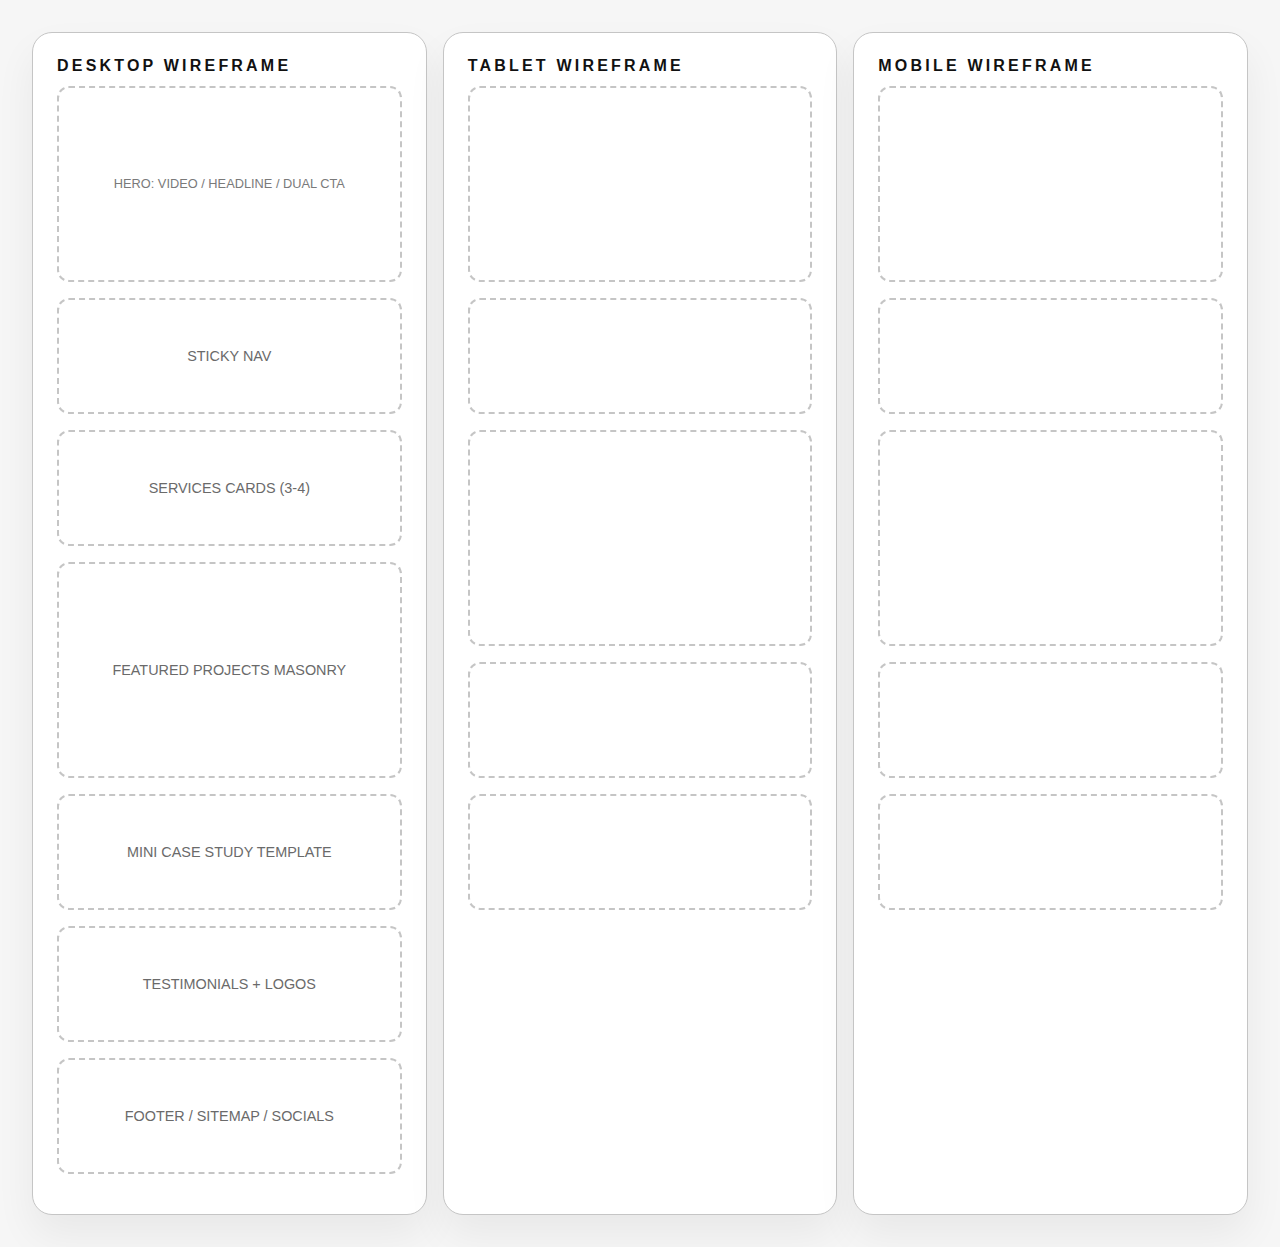
<file: Imfalqy/wireframe.html>
<!DOCTYPE html>
<html lang="en">
  <head>
    <meta charset="UTF-8" />
    <meta name="viewport" content="width=device-width, initial-scale=1.0" />
    <title>Fal Constructions Wireframe</title>
    <link rel="stylesheet" href="./wireframe.css" />
  </head>
  <body>
    <div class="device desktop">
      <h1>Desktop Wireframe</h1>
      <section class="block hero">
        <span class="label">Hero: video / headline / dual CTA</span>
      </section>
      <section class="block nav">Sticky nav</section>
      <section class="block services">Services cards (3-4)</section>
      <section class="block projects">Featured projects masonry</section>
      <section class="block mini-case">Mini case study template</section>
      <section class="block testimonials">Testimonials + logos</section>
      <section class="block footer">Footer / sitemap / socials</section>
    </div>

    <div class="device tablet">
      <h1>Tablet Wireframe</h1>
      <section class="block hero"></section>
      <section class="block services"></section>
      <section class="block projects"></section>
      <section class="block mini-case"></section>
      <section class="block footer"></section>
    </div>

    <div class="device mobile">
      <h1>Mobile Wireframe</h1>
      <section class="block hero"></section>
      <section class="block services"></section>
      <section class="block projects"></section>
      <section class="block mini-case"></section>
      <section class="block footer"></section>
    </div>
  </body>
</html>
</file>
<file: styles.css>
:root {
  --navy: #0e1f33;
  --steel: #202b38;
  --graphite: #394251;
  --cloud: #f4f6f8;
  --accent: #f4a11a;
  --accent-dark: #c77906;
  --white: #ffffff;
  --text: #dbe4f2;
  --body: 'Barlow', 'Helvetica Neue', sans-serif;
  --heading: 'Rajdhani', 'Barlow', sans-serif;
  --radius: 14px;
}

*,
*::before,
*::after {
  box-sizing: border-box;
}

body {
  margin: 0;
  font-family: var(--body);
  background-color: var(--steel);
  color: var(--text);
  overflow-x: hidden;
}

body.loading {
  overflow: hidden;
}

a {
  color: inherit;
  text-decoration: none;
}

.site-header {
  position: sticky;
  top: 0;
  z-index: 10;
  display: grid;
  grid-template-columns: 1fr auto 1fr;
  align-items: center;
  padding: 0.75rem 5vw;
  background-color: rgba(255, 255, 255, 0.95);
  backdrop-filter: blur(18px);
  border-bottom: 1px solid rgba(14, 31, 51, 0.08);
}

.logo {
  font-family: var(--heading);
  font-size: 1.5rem;
  letter-spacing: 0.08em;
  justify-self: start;
}

.header-spacer {
  justify-self: end;
}

.logo img {
  height: 90px;
  width: auto;
  display: block;
}

.primary-nav {
  display: flex;
  gap: 2.5rem;
  font-size: 1.7rem;
  color: var(--navy);
  justify-content: center;
  justify-self: center;
}

.primary-nav a {
  color: var(--navy);
  opacity: 0.75;
}

.primary-nav a:hover,
.primary-nav a:focus-visible {
  color: var(--accent);
  opacity: 1;
}

.nav-cta {
  background-color: var(--accent);
  color: var(--navy);
  padding: 0.65rem 1.5rem;
  border-radius: 999px;
  font-weight: 600;
}

.hero {
  position: relative;
  min-height: 92vh;
  display: grid;
  align-items: center;
  justify-items: center;
  padding: 0 5vw 0 5vw;
  text-align: left;
  overflow: hidden;
  background-image: url('./falimage.jpeg');
  background-size: cover;
  background-position: center;
}

.hero-overlay {
  position: absolute;
  inset: 0;
  background: linear-gradient(120deg, rgba(14, 31, 51, 0.9), rgba(14, 31, 51, 0.4));
  z-index: -1;
}

.hero-content {
  max-width: 640px;
  text-align: center;
}

.eyebrow {
  letter-spacing: 0.2em;
  text-transform: uppercase;
  font-size: 0.75rem;
  color: var(--accent);
  margin-bottom: 0.75rem;
}

.hero .eyebrow {
  color: var(--navy);
  font-weight: 700;
  font-size: 0.7rem;
  margin-top: 1.5rem;
  margin-bottom: 0;
  letter-spacing: 0.15em;
  background-color: rgba(255, 255, 255, 0.45);
  padding: 0.5rem 1rem;
  border-radius: 999px;
  display: inline-block;
  white-space: nowrap;
}

section {
  padding: 4rem 5vw;
}

h1,
h2,
h3,
h4 {
  font-family: var(--heading);
  color: var(--white);
  text-transform: uppercase;
  letter-spacing: 0.06em;
  margin-top: 0;
}

.hero h1 {
  font-size: clamp(2.2rem, 5.5vw, 4rem);
  margin-bottom: 1.5rem;
  color: var(--white);
}

.hero-copy {
  max-width: 520px;
  margin-bottom: 2rem;
}

.hero-ctas {
  display: flex;
  flex-wrap: wrap;
  gap: 1rem;
}

.btn {
  padding: 0.9rem 2rem;
  border-radius: 999px;
  font-weight: 600;
  text-transform: uppercase;
  letter-spacing: 0.05em;
  border: 2px solid transparent;
}

.btn.primary {
  background-color: var(--accent);
  color: var(--steel);
}

.btn.primary:hover {
  background-color: var(--accent-dark);
}

.btn.ghost {
  border-color: var(--white);
}

.services {
  background-color: var(--white);
  color: var(--navy);
}

.services h2,
.services h3,
.services h4 {
  color: var(--navy);
}

.services p {
  color: var(--navy);
  opacity: 0.8;
}

.service-grid {
  display: grid;
  grid-template-columns: repeat(3, 1fr);
  gap: 2rem;
  margin-top: 2rem;
}

.service-grid article {
  background-color: rgba(14, 31, 51, 0.02);
  border: 1px solid rgba(14, 31, 51, 0.1);
  border-radius: var(--radius);
  padding: 2rem;
  display: flex;
  flex-direction: column;
  transition: transform 0.2s ease, box-shadow 0.2s ease;
}

.service-grid article:hover {
  transform: translateY(-2px);
  box-shadow: 0 4px 12px rgba(14, 31, 51, 0.1);
}

.service-grid article h3 {
  margin-bottom: 1rem;
  color: var(--navy);
  font-size: 1.3rem;
}

.service-grid article p {
  line-height: 1.7;
  flex-grow: 1;
}

.icon.circle {
  width: 56px;
  height: 56px;
  border-radius: 50%;
  background: rgba(244, 161, 26, 0.15);
  display: grid;
  place-items: center;
  margin-bottom: 1rem;
  font-weight: 600;
  color: var(--accent);
}

.projects {
  background-color: var(--steel);
  padding: 0;
}

.projects header {
  background: linear-gradient(135deg, var(--steel) 0%, rgba(244, 161, 26, 0.03) 100%);
  padding: 8rem 5vw 6rem 5vw;
  text-align: center;
  position: relative;
  border-bottom: 1px solid rgba(255, 255, 255, 0.08);
  margin-bottom: 0;
}

.projects header::after {
  content: '';
  position: absolute;
  bottom: 0;
  left: 50%;
  transform: translateX(-50%);
  width: 100px;
  height: 4px;
  background: var(--accent);
}

.projects h1 {
  color: var(--white);
  font-size: clamp(4rem, 8vw, 6rem);
  margin-bottom: 0;
  text-transform: none;
  letter-spacing: 0.05em;
  font-weight: 400;
  font-family: 'Barlow', sans-serif;
  position: relative;
}

.projects-container {
  display: grid;
  grid-template-columns: 1fr;
  gap: 6rem;
  max-width: 100%;
  margin: 0;
  width: 100%;
  padding: 6rem 5vw;
}

.project-item {
  display: grid;
  grid-template-columns: 1fr 1.2fr 1fr;
  gap: 3rem;
  align-items: stretch;
  width: 100%;
  max-width: 100%;
}

.project-image-left,
.project-image-right {
  position: relative;
  width: 100%;
  height: 100%;
  min-height: 500px;
}

.project-image {
  width: 100%;
  height: 100%;
  min-height: 500px;
  background-size: cover;
  background-position: center;
  background-repeat: no-repeat;
  border-radius: var(--radius);
  box-shadow: 0 8px 32px rgba(0, 0, 0, 0.12);
  position: relative;
}

.project-image.image-placeholder {
  background-color: rgba(255, 255, 255, 0.1);
  background-image: none;
  border: 2px dashed rgba(255, 255, 255, 0.3);
  display: flex;
  align-items: center;
  justify-content: center;
}

.image-placeholder-label {
  position: absolute;
  top: 50%;
  left: 50%;
  transform: translate(-50%, -50%);
  color: rgba(255, 255, 255, 0.6);
  font-size: 1.5rem;
  font-weight: 600;
  font-family: var(--heading);
  text-transform: uppercase;
  letter-spacing: 0.1em;
}

.project-info {
  display: flex;
  flex-direction: column;
  justify-content: center;
  align-items: center;
  text-align: center;
  padding: 2rem 0;
  gap: 1.5rem;
}

.project-info h3 {
  color: var(--white);
  font-size: clamp(1.3rem, 2.5vw, 1.8rem);
  font-family: var(--heading);
  font-weight: 600;
  margin: 0 0 1rem 0;
  text-transform: uppercase;
  letter-spacing: 0.05em;
  position: relative;
  padding-bottom: 1rem;
  line-height: 1.3;
  text-align: center;
}

.project-info h3::after {
  content: '';
  position: absolute;
  bottom: 0;
  left: 50%;
  transform: translateX(-50%);
  width: 60px;
  height: 3px;
  background: var(--accent);
}

.project-info .project-details {
  display: block;
  margin-top: 1.5rem;
  background-color: var(--white);
  padding: 2rem;
  border-radius: var(--radius);
  box-shadow: 0 4px 16px rgba(0, 0, 0, 0.1);
  text-align: center;
  width: 100%;
  max-width: 100%;
}

.project-info .project-details:empty {
  display: none;
}

.project-info .project-details p {
  color: var(--navy);
  font-size: 1.1rem;
  line-height: 1.8;
  margin: 0 0 1.5rem 0;
  text-align: center;
}

.project-info .project-details p strong {
  color: var(--navy);
  font-weight: 600;
  font-size: 1.2rem;
  display: block;
  margin-top: 1.5rem;
  margin-bottom: 0.5rem;
}

.project-info .project-details p:first-child strong {
  margin-top: 0;
}

/* Override for phase sections - make titles navy and centered */
.phases-container .phase-section p:first-child strong {
  color: var(--navy) !important;
  text-align: center !important;
  margin-top: 0 !important;
}

.project-info .project-details p:last-child {
  margin-bottom: 0;
}

.phases-container {
  display: grid;
  grid-template-columns: 1fr 1fr;
  gap: 3rem;
  width: 100%;
  align-items: start;
}

.phase-section {
  display: flex;
  flex-direction: column;
  gap: 1rem;
  align-items: center;
  width: 100%;
}

.phase-section p {
  margin: 0;
  text-align: center;
  color: var(--navy);
  font-size: 1rem;
  line-height: 1.6;
  width: 100%;
}

.phase-section p:first-child {
  margin-bottom: 0.5rem;
}

.phase-section p:first-child strong {
  text-align: center;
  margin-bottom: 0.75rem;
  color: var(--navy) !important;
  font-size: 1.2rem;
  font-weight: 600;
  display: block;
  width: 100%;
}

.project-info .link {
  color: var(--accent);
  text-decoration: none;
  font-weight: 600;
  font-size: 1rem;
  transition: color 0.3s ease;
  align-self: flex-start;
}

.project-info .link:hover {
  color: var(--white);
}

.project-card {
  position: relative;
  height: 550px;
  width: 100%;
  max-width: 550px;
  border-radius: var(--radius);
  background-size: cover;
  background-position: center;
  overflow: hidden;
  box-shadow: 0 8px 24px rgba(0, 0, 0, 0.3);
  transition: transform 0.3s ease, box-shadow 0.3s ease;
}

.project-card.electrical-project,
.project-card.water-project {
  max-width: 450px;
}

.project-card:hover {
  transform: translateY(-4px);
  box-shadow: 0 12px 32px rgba(0, 0, 0, 0.4);
}

.project-overlay {
  position: absolute;
  inset: 0;
  padding: 2rem;
  display: flex;
  flex-direction: column;
  justify-content: flex-end;
  background: linear-gradient(180deg, transparent, rgba(0, 0, 0, 0.85));
}

.project-overlay h3 {
  color: var(--white);
  font-size: clamp(1.5rem, 3vw, 2rem);
  margin-bottom: 0.75rem;
  text-shadow: 0 2px 8px rgba(0, 0, 0, 0.5);
}

.tag {
  font-size: 0.75rem;
  letter-spacing: 0.2em;
  text-transform: uppercase;
  color: var(--accent);
}

.link {
  margin-top: 0.5rem;
  font-weight: 600;
  color: var(--accent);
  font-size: 1.1rem;
  transition: color 0.3s ease;
}

.link:hover {
  color: var(--accent-dark);
}

.project-details {
  width: 100%;
  padding: 2rem;
  background-color: var(--white);
  border: 1px solid rgba(14, 31, 51, 0.1);
  border-radius: var(--radius);
  animation: fadeIn 0.3s ease-in;
  display: flex;
  align-items: center;
}

.project-details p {
  color: var(--navy);
  line-height: 1.8;
  font-size: 1rem;
  margin: 0;
  opacity: 0.85;
}

.project-gallery {
  display: flex;
  flex-direction: row;
  gap: 1rem;
  flex: 0 0 auto;
  width: auto;
  height: 550px;
  align-items: stretch;
}

.gallery-item {
  width: 350px;
  height: 550px;
  flex-shrink: 0;
  border-radius: var(--radius);
  background-size: cover;
  background-position: center;
  overflow: hidden;
  cursor: pointer;
  transition: transform 0.3s ease, box-shadow 0.3s ease;
  box-shadow: 0 4px 12px rgba(0, 0, 0, 0.2);
}

.gallery-item:hover {
  transform: scale(1.05);
  box-shadow: 0 6px 20px rgba(244, 161, 26, 0.4);
  z-index: 1;
}

/* Partners Section */
.partners-section {
  background-color: var(--steel);
  padding: 6rem 5vw;
}

.partners-section header {
  text-align: center;
  margin-bottom: 4rem;
}

.partners-section h2 {
  color: var(--white);
  font-size: clamp(2.5rem, 5vw, 4rem);
  margin-bottom: 0;
  text-transform: none;
  letter-spacing: 0.05em;
  font-weight: 400;
  font-family: 'Barlow', sans-serif;
}

.partners-grid {
  display: grid;
  grid-template-columns: repeat(4, 1fr);
  gap: 2rem;
  max-width: 1400px;
  margin: 0 auto;
}

.partner-logo-box:nth-child(13),
.partner-logo-box:nth-child(14),
.partner-logo-box:nth-child(15),
.partner-logo-box:nth-child(16) {
  grid-column: span 1;
  justify-self: center;
}

@media (max-width: 1200px) {
  .partners-grid {
    grid-template-columns: repeat(3, 1fr);
  }
  
  .partner-logo-box:nth-child(13),
  .partner-logo-box:nth-child(14),
  .partner-logo-box:nth-child(15),
  .partner-logo-box:nth-child(16) {
    grid-column: span 1;
    justify-self: center;
  }
}

@media (max-width: 800px) {
  .partners-grid {
    grid-template-columns: repeat(2, 1fr);
  }
}

.partner-logo-box {
  background-color: var(--white);
  border: 1px solid rgba(14, 31, 51, 0.1);
  border-radius: var(--radius);
  padding: 2rem;
  display: flex;
  align-items: center;
  justify-content: center;
  height: 150px;
  min-height: 150px;
  transition: transform 0.3s ease, box-shadow 0.3s ease, border-color 0.3s ease;
}

.partner-logo-box:hover {
  transform: translateY(-4px);
  box-shadow: 0 8px 24px rgba(0, 0, 0, 0.2);
  border-color: rgba(244, 161, 26, 0.3);
}

.partner-logo-box img {
  max-width: 100%;
  max-height: 100px;
  width: auto;
  height: auto;
  object-fit: contain;
  filter: none;
  opacity: 1;
  transition: opacity 0.3s ease, transform 0.3s ease;
  display: block;
}

.partner-logo-box:hover img {
  opacity: 1;
  transform: scale(1.05);
}

/* Specific styling for log13.png to ensure consistency */
.partner-logo-box:nth-child(13) {
  height: 150px;
  min-height: 150px;
  max-height: 150px;
  display: flex;
  align-items: center;
  justify-content: center;
  overflow: hidden;
}

.partner-logo-box:nth-child(13) img {
  max-width: 100%;
  max-height: 100px;
  width: auto;
  height: auto;
  object-fit: contain;
  display: block;
  margin: 0 auto;
}

@keyframes fadeIn {
  from {
    opacity: 0;
    transform: translateY(-10px);
  }
  to {
    opacity: 1;
    transform: translateY(0);
  }
}

.mini-case {
  display: grid;
  grid-template-columns: 1fr 1.4fr;
  gap: 2rem;
  align-items: stretch;
  padding: 4rem 0;
}

.case-hero {
  background-image: url('https://images.unsplash.com/photo-1489515217757-5fd1be406fef?auto=format&fit=crop&w=900&q=80');
  background-size: cover;
  background-position: center;
  border-radius: 0 var(--radius) var(--radius) 0;
  min-height: 420px;
}

.case-content {
  padding: 0 5vw;
}

.case-columns {
  display: grid;
  grid-template-columns: repeat(auto-fit, minmax(180px, 1fr));
  gap: 1.5rem;
  margin-bottom: 2rem;
}

.case-slider {
  display: flex;
  align-items: center;
  gap: 1rem;
}

.case-slider button {
  border: 1px solid rgba(255, 255, 255, 0.3);
  background: transparent;
  color: var(--white);
  padding: 0.5rem 0.75rem;
  border-radius: 50%;
  cursor: pointer;
}

.slides {
  display: flex;
  gap: 0.75rem;
}

.slide {
  width: 80px;
  height: 60px;
  border-radius: var(--radius);
  background: rgba(255, 255, 255, 0.08);
}

.slide.active {
  border: 2px solid var(--accent);
}

.testimonials {
  background-color: var(--graphite);
}

.testimonial-grid {
  display: grid;
  grid-template-columns: repeat(auto-fit, minmax(220px, 1fr));
  gap: 1.5rem;
  margin-bottom: 2rem;
}

.testimonial-grid article {
  background-color: rgba(255, 255, 255, 0.04);
  border-radius: var(--radius);
  padding: 1.5rem;
  min-height: 160px;
}

.logo-row {
  display: flex;
  flex-wrap: wrap;
  gap: 1.5rem;
  justify-content: space-between;
  text-transform: uppercase;
  letter-spacing: 0.2em;
  opacity: 0.7;
}

.site-footer {
  background-color: rgba(255, 255, 255, 0.95);
  backdrop-filter: blur(18px);
  border-top: 1px solid rgba(14, 31, 51, 0.08);
  padding: 2.5rem 5vw 1rem 5vw;
  max-width: 100%;
  margin: 0;
  width: 100%;
  box-sizing: border-box;
}

.footer-main-content {
  display: grid;
  grid-template-columns: auto 1fr;
  gap: 3rem;
  align-items: start;
  max-width: 1400px;
  margin: 0 auto;
}

.footer-logo-section {
  display: flex;
  align-items: flex-start;
  justify-content: flex-start;
  margin-top: 0;
  padding-top: 1.5rem;
}

.footer-logo {
  height: 80px;
  width: auto;
  display: block;
  object-fit: contain;
}

.footer-info-boxes {
  display: grid;
  grid-template-columns: repeat(2, 1fr);
  gap: 2rem;
  align-items: start;
}

.footer-box {
  background-color: rgba(14, 31, 51, 0.02);
  border: 1px solid rgba(14, 31, 51, 0.1);
  border-radius: var(--radius);
  padding: 1.5rem;
  text-align: left;
}

.footer-line {
  width: 100%;
  height: 1px;
  background-color: rgba(14, 31, 51, 0.15);
  margin: 0.75rem 0 1rem 0;
}

.footer-email,
.footer-phone {
  margin: 0;
  color: var(--navy);
  text-align: center;
  font-size: 0.9rem;
}

.footer-contact-content {
  display: flex;
  flex-direction: column;
  gap: 0.75rem;
  align-items: center;
}

.footer-email a,
.footer-phone a {
  color: var(--navy);
  text-decoration: none;
}

.footer-email a:hover,
.footer-phone a:hover {
  color: var(--accent);
}

.footer-box h4 {
  margin-bottom: 0;
  font-size: 1rem;
  text-align: center;
  color: var(--navy);
  font-weight: 600;
}

.footer-box ul {
  list-style: none;
  padding: 0;
  margin: 0;
  display: flex;
  flex-wrap: wrap;
  gap: 1.5rem;
  justify-content: center;
  text-align: center;
  font-size: 0.9rem;
  color: var(--navy);
}

.social {
  display: flex;
  gap: 0.75rem;
}

.social a {
  width: 36px;
  height: 36px;
  border-radius: 50%;
  border: 1px solid rgba(14, 31, 51, 0.2);
  display: grid;
  place-items: center;
  font-weight: 600;
  color: var(--navy);
}

.legal {
  grid-column: 1 / -1;
  opacity: 0.7;
  margin-top: 2rem;
  padding-top: 1.5rem;
  text-align: center;
  font-size: 0.75rem;
  color: var(--navy);
  border-top: 1px solid rgba(14, 31, 51, 0.1);
}

.site-footer a {
  transition: color 0.2s ease;
  color: var(--navy);
}

.site-footer ul a:hover {
  color: var(--accent);
}

.hero-logo {
  height: 200px;
  width: auto;
  display: block;
  margin: 0 auto 2rem auto;
  padding: 1.5rem;
  background-color: rgba(255, 255, 255, 0.45);
  border-radius: 50%;
  box-shadow: 0 4px 20px rgba(0, 0, 0, 0.2);
}

/* Loader Styles */
.loader {
  position: fixed;
  top: 0;
  left: 0;
  width: 100%;
  height: 100%;
  background-color: var(--white);
  display: flex;
  align-items: center;
  justify-content: center;
  z-index: 9999;
  opacity: 1;
  transform: translateY(0);
  transition: opacity 0.8s ease-out, transform 0.8s ease-out, visibility 0.8s ease-out;
  visibility: visible;
}

.loader.hidden {
  opacity: 0;
  transform: translateY(-100%);
  visibility: hidden;
}

.loader-logo {
  height: 200px;
  width: auto;
  display: block;
  padding: 1.5rem;
  background-color: rgba(255, 255, 255, 0.45);
  border-radius: 50%;
  box-shadow: 0 4px 20px rgba(0, 0, 0, 0.2);
  animation: fadeIn 0.8s ease-in;
}

@keyframes fadeIn {
  from {
    opacity: 0;
    transform: scale(0.9);
  }
  to {
    opacity: 1;
    transform: scale(1);
  }
}

@media (min-width: 1200px) {
  .projects-container {
    gap: 6rem;
  }
  
  .project-card {
    height: 550px;
  }
  
  .project-gallery {
    max-width: 700px;
    gap: 1.25rem;
  }
}

@media (max-width: 1024px) {
  .primary-nav {
    gap: 0.75rem;
    font-size: 0.85rem;
  }
  .mini-case {
    grid-template-columns: 1fr;
  }
  .case-hero {
    border-radius: var(--radius);
    margin: 0 5vw;
  }
  .service-grid {
    grid-template-columns: 1fr;
    gap: 1.5rem;
  }
  .projects-container {
    gap: 4rem;
  }
  .project-item {
    grid-template-columns: 1fr;
    gap: 2rem;
  }
  
  .project-image-left,
  .project-image-right {
    min-height: 400px;
  }
  
  .project-image {
    min-height: 400px;
  }
  
  .project-info {
    padding: 1.5rem 0;
    order: 2;
  }
  
  .project-image-left {
    order: 1;
  }
  
  .project-image-right {
    order: 3;
  }
}

@media (max-width: 768px) {
  .site-header {
    grid-template-columns: 1fr auto;
    gap: 1rem;
    padding: 0.75rem 1.5rem;
  }
  
  .logo {
    justify-self: start;
  }
  
  .logo img {
    height: 60px;
  }
  
  .primary-nav {
    flex-wrap: wrap;
    justify-content: center;
    font-size: 1.3rem;
    gap: 1.5rem;
  }
  
  .header-spacer {
    display: none;
  }
  
  section {
    padding: 3rem 1.5rem;
  }
  
  .hero {
    min-height: 85vh;
  }
  
  .hero-content {
    padding: 3rem 1.5rem;
  }
  
  .projects-container {
    gap: 4rem;
    padding: 4rem 1.5rem;
  }
  
  .project-item {
    grid-template-columns: 1fr;
    gap: 1.5rem;
  }
  
  .project-image-left,
  .project-image-right {
    min-height: 300px;
  }
  
  .project-image {
    min-height: 300px;
  }
  
  .project-info {
    padding: 1rem 0;
  }
  
  .project-info h3 {
    font-size: 1.2rem;
  }
  
  .phases-container {
    grid-template-columns: 1fr;
    gap: 2.5rem;
    align-items: start;
  }
  
  .phase-section {
    width: 100%;
    align-items: center;
  }
  
  .phase-section p {
    text-align: center;
    width: 100%;
  }
  
  .phase-section p strong {
    text-align: center;
    width: 100%;
  }
  
  .falqi-header img {
    width: 180px;
  }
  
  .falqi-name {
    font-size: 1.8rem;
  }
  
  .company-intro-content {
    padding: 3rem 1.5rem;
  }
}

@media (max-width: 520px) {
  .hero {
    text-align: center;
    min-height: 80vh;
  }
  
  .hero-content {
    align-items: center;
    padding: 2rem 1.5rem;
  }
  
  .hero-ctas {
    flex-direction: column;
  }
  
  .projects-container {
    gap: 3rem;
    padding: 3rem 1.5rem;
  }
  
  .project-item {
    grid-template-columns: 1fr;
    gap: 1.5rem;
  }
  
  .project-image-left,
  .project-image-right {
    min-height: 250px;
  }
  
  .project-image {
    min-height: 250px;
  }
  
  .project-info {
    padding: 1rem 0;
  }
  
  .project-info h3 {
    font-size: 1.1rem;
  }
  
  .logo img {
    height: 50px;
  }
  
  .primary-nav {
    font-size: 1rem;
    gap: 1rem;
    flex-wrap: wrap;
  }
  
  .site-header {
    grid-template-columns: 1fr;
    gap: 0.5rem;
    padding: 0.75rem 1rem;
  }
  
  .header-spacer {
    display: none;
  }
  
  .partners-grid {
    grid-template-columns: 1fr;
    gap: 1.5rem;
  }
  
  .stats-grid {
    grid-template-columns: 1fr;
    gap: 1.5rem;
  }
  
  .stats-grid .stat-card:nth-child(5),
  .stats-grid .stat-card:nth-child(6) {
    grid-column: auto;
  }
  
  .equipment-grid {
    grid-template-columns: 1fr;
    gap: 1.5rem;
  }
  
  .equipment-grid .equipment-card:nth-child(n) {
    grid-column: auto !important;
  }
  
  .why-fal-section header {
    padding: 4rem 1.5rem 3rem 1.5rem;
  }
  
  .why-fal-section header h1 {
    font-size: 2.5rem;
  }
  
  .why-fal-content {
    padding: 2rem 1.5rem;
  }
  
  .why-fal-container {
    padding: 2rem 1.5rem;
  }
  
  .project-main {
    align-items: center;
    width: 100%;
    max-width: 100%;
  }
  
  .project-card {
    height: 350px;
    max-width: 100%;
  }
  
  .project-details {
    width: 100%;
  }
  
  .project-gallery {
    grid-template-columns: repeat(3, 1fr);
    grid-template-rows: repeat(3, 1fr);
    gap: 0.5rem;
    width: 100%;
    max-width: 100%;
    height: 350px;
  }
  
  .service-grid {
    grid-template-columns: 1fr;
  }
}

/* Company Introduction Section */
.company-intro-section {
  position: relative;
  padding: 0;
  min-height: 60vh;
  background-color: var(--white);
  color: var(--navy);
  background-image: url('./falu2 copy.png');
  background-size: cover;
  background-position: center;
  background-repeat: no-repeat;
}

.company-intro-section::before {
  content: '';
  position: absolute;
  top: 0;
  left: 0;
  right: 0;
  bottom: 0;
  background-color: rgba(255, 255, 255, 0.7);
  z-index: 0;
}

.company-intro-section header {
  position: relative;
  z-index: 1;
  background: linear-gradient(135deg, var(--white) 0%, rgba(244, 161, 26, 0.03) 100%);
  padding: 8rem 5vw 6rem 5vw;
  text-align: center;
  border-bottom: 1px solid rgba(14, 31, 51, 0.08);
}

.company-intro-section header::after {
  content: '';
  position: absolute;
  bottom: 0;
  left: 50%;
  transform: translateX(-50%);
  width: 100px;
  height: 4px;
  background: var(--accent);
}

.company-intro-section header h1 {
  color: var(--navy);
  font-size: clamp(4rem, 8vw, 6rem);
  margin-bottom: 0;
  text-transform: none;
  letter-spacing: 0.05em;
  font-weight: 400;
  font-family: 'Barlow', sans-serif;
  position: relative;
}

.company-intro-content {
  position: relative;
  z-index: 1;
  max-width: 1200px;
  margin: 0 auto;
  padding: 6rem 5vw;
  text-align: center;
}

.company-intro-text {
  font-size: 1.35rem;
  line-height: 1.9;
  color: var(--navy);
  opacity: 0.9;
  max-width: 900px;
  margin: 0 auto;
}

/* Falqi Section */
.falqi-section {
  position: relative;
  padding: 6rem 5vw;
  background-color: var(--white);
  background-image: url('./falu2 copy.png');
  background-size: cover;
  background-position: center;
  background-repeat: no-repeat;
}

.falqi-section::before {
  content: '';
  position: absolute;
  top: 0;
  left: 0;
  right: 0;
  bottom: 0;
  background-color: rgba(255, 255, 255, 0.7);
  z-index: 0;
}

.falqi-container {
  position: relative;
  z-index: 1;
  max-width: 1200px;
  margin: 0 auto;
  display: flex;
  flex-direction: column;
  align-items: center;
  gap: 4rem;
}

.falqi-header {
  display: flex;
  flex-direction: column;
  align-items: center;
  gap: 2rem;
  justify-content: center;
}

.falqi-header img {
  width: 250px;
  height: auto;
  display: block;
  border-radius: 8px;
  box-shadow: 0 4px 12px rgba(0, 0, 0, 0.1);
}

.falqi-content {
  display: flex;
  flex-direction: column;
  gap: 3rem;
  max-width: 800px;
  width: 100%;
  text-align: center;
}

.falqi-name {
  color: var(--navy);
  font-size: clamp(1.8rem, 3.5vw, 2.5rem);
  margin: 0;
  text-transform: uppercase;
  letter-spacing: 0.05em;
  font-weight: 600;
  font-family: var(--heading);
  line-height: 1.2;
  text-align: center;
}

.falqi-bio-section,
.falqi-positions-section,
.falqi-contributions-section {
  display: flex;
  flex-direction: column;
  gap: 1.5rem;
}

.falqi-section-title {
  color: var(--navy);
  font-size: clamp(1.2rem, 2.5vw, 1.5rem);
  margin: 0;
  text-transform: uppercase;
  letter-spacing: 0.08em;
  font-weight: 600;
  font-family: var(--heading);
  border-bottom: 2px solid var(--accent);
  padding-bottom: 0.75rem;
  display: inline-block;
}

.falqi-bio {
  font-size: 1rem;
  line-height: 1.8;
  color: var(--navy);
  opacity: 0.9;
  margin: 0;
  font-weight: 400;
  text-align: center;
}

.falqi-list {
  list-style: none;
  padding: 0;
  margin: 0;
  display: flex;
  flex-direction: column;
  gap: 0.75rem;
  align-items: center;
}

.falqi-list li {
  padding: 0;
  font-size: 0.95rem;
  line-height: 1.6;
  color: var(--navy);
  opacity: 0.85;
  padding-left: 1.5rem;
  position: relative;
  text-align: left;
  max-width: 600px;
}

.falqi-list li::before {
  content: '▪';
  position: absolute;
  left: 0;
  color: var(--accent);
  font-weight: bold;
}

.falqi-list li:hover {
  opacity: 1;
}


/* Mission & Vision Section */
.mission-vision-section {
  position: relative;
  padding: 6rem 5vw;
  background-color: var(--white);
  background-image: url('./falu2 copy.png');
  background-size: cover;
  background-position: center;
  background-repeat: no-repeat;
}

.mission-vision-section::before {
  content: '';
  position: absolute;
  top: 0;
  left: 0;
  right: 0;
  bottom: 0;
  background-color: rgba(255, 255, 255, 0.7);
  z-index: 0;
}

.mission-vision-container {
  position: relative;
  z-index: 1;
  max-width: 900px;
  margin: 0 auto;
}

.mission-vision-item {
  background-color: rgba(255, 255, 255, 0.95);
  border: 2px solid var(--navy);
  border-radius: 4px;
  padding: 2.5rem;
  display: flex;
  flex-direction: column;
}

.mission-vision-item h2 {
  color: var(--navy);
  font-size: clamp(1.4rem, 2.8vw, 1.8rem);
  margin-bottom: 2rem;
  margin-top: 0;
  text-transform: uppercase;
  letter-spacing: 0.12em;
  font-weight: 600;
  font-family: var(--heading);
  border-bottom: 2px solid var(--navy);
  padding-bottom: 1rem;
  text-align: center;
}

.mission-vision-item p {
  font-size: 1rem;
  line-height: 1.9;
  color: var(--navy);
  opacity: 0.85;
  margin: 0;
  font-weight: 400;
  text-align: center;
}

.mission-vision-item p:first-of-type {
  margin-bottom: 1.5rem;
}

/* Services Detailed Section */
.services-detailed {
  padding: 0;
  background-color: var(--white);
  position: relative;
}

.services-detailed header {
  background: linear-gradient(135deg, var(--white) 0%, rgba(244, 161, 26, 0.03) 100%);
  padding: 8rem 5vw 6rem 5vw;
  text-align: center;
  position: relative;
  border-bottom: 1px solid rgba(14, 31, 51, 0.08);
}

.services-detailed header::after {
  content: '';
  position: absolute;
  bottom: 0;
  left: 50%;
  transform: translateX(-50%);
  width: 100px;
  height: 4px;
  background: var(--accent);
}

.services-detailed h1 {
  color: var(--navy);
  font-size: clamp(4rem, 8vw, 6rem);
  margin-bottom: 0;
  text-transform: none;
  letter-spacing: 0.05em;
  font-weight: 400;
  font-family: 'Barlow', sans-serif;
  position: relative;
}

.services-detailed .services-content {
  padding: 6rem 5vw 8rem 5vw;
}

.services-categories {
  max-width: 1600px;
  margin: 0 auto;
  display: flex;
  flex-direction: column;
  gap: 7rem;
  padding-top: 0;
}

.service-category {
  display: flex;
  flex-direction: column;
  gap: 3.5rem;
  position: relative;
}

.service-category:nth-child(even) {
  padding-left: 2rem;
}

.service-category:nth-child(odd) {
  padding-right: 2rem;
}

.service-category:first-of-type {
  padding-left: 0;
  padding-right: 0;
}

.category-title {
  font-size: clamp(1.6rem, 3vw, 2.2rem);
  color: var(--navy);
  font-weight: 500;
  text-transform: uppercase;
  letter-spacing: 0.08em;
  margin: 0 auto 2rem auto;
  text-align: center;
  position: relative;
  padding-bottom: 1.5rem;
  width: 100%;
}

.category-title::after {
  content: '';
  position: absolute;
  bottom: 0;
  left: 50%;
  transform: translateX(-50%);
  width: 80px;
  height: 2px;
  background: linear-gradient(90deg, transparent, var(--accent), transparent);
}

.service-items-grid {
  display: grid;
  grid-template-columns: repeat(auto-fit, minmax(300px, 1fr));
  gap: 2.5rem;
  position: relative;
}

.service-category:first-of-type .service-items-grid {
  display: flex;
  flex-wrap: wrap;
  justify-content: center;
  align-items: stretch;
  gap: 2rem;
}

.service-category:first-of-type .service-item {
  flex: 0 0 auto;
  width: calc((100% - 4rem) / 4);
  min-width: 280px;
  max-width: 380px;
}

.service-category:first-of-type .service-image-placeholder {
  height: 320px;
  padding: 0;
}

.service-category:first-of-type .service-content {
  padding: 2.5rem;
  gap: 1.25rem;
}

.service-category:first-of-type .service-content h4 {
  font-size: 1.3rem;
}

.service-category:first-of-type .service-content p {
  font-size: 1rem;
}

.service-category:nth-of-type(2) .service-items-grid,
.service-category:nth-of-type(3) .service-items-grid {
  grid-template-columns: repeat(auto-fit, minmax(240px, 1fr));
  gap: 2rem;
  max-width: 1200px;
  margin: 0 auto;
}

.service-item {
  background-color: var(--white);
  border: 2px solid var(--navy);
  border-radius: 4px;
  overflow: hidden;
  transition: all 0.4s cubic-bezier(0.4, 0, 0.2, 1);
  display: flex;
  flex-direction: column;
  box-shadow: 0 4px 12px rgba(244, 161, 26, 0.15);
  position: relative;
}

.service-item::before {
  content: '';
  position: absolute;
  top: -2px;
  left: -2px;
  right: -2px;
  bottom: -2px;
  background: var(--accent);
  opacity: 0;
  transition: opacity 0.4s ease;
  z-index: -1;
}

.service-item::after {
  display: none;
}

.service-item:hover {
  transform: translateY(-6px);
  box-shadow: 0 8px 24px rgba(244, 161, 26, 0.25);
  border-color: var(--navy);
}

.service-item:hover::before {
  opacity: 0.1;
}

.service-image-placeholder {
  width: 100%;
  height: 100px;
  background: linear-gradient(135deg, rgba(244, 161, 26, 0.08), rgba(14, 31, 51, 0.05));
  display: flex;
  align-items: center;
  justify-content: center;
  position: relative;
  overflow: hidden;
  padding: 0.75rem;
}

.service-image-placeholder::before {
  content: '';
  position: absolute;
  top: 0;
  left: 0;
  right: 0;
  bottom: 0;
  background: linear-gradient(135deg, rgba(244, 161, 26, 0.15), rgba(14, 31, 51, 0.1));
  opacity: 0;
  transition: opacity 0.4s ease;
}

.service-item:hover .service-image-placeholder::before {
  opacity: 1;
}

.service-image-placeholder img {
  width: 100%;
  height: 100%;
  object-fit: contain;
  display: block;
  transition: transform 0.4s cubic-bezier(0.4, 0, 0.2, 1);
}

.service-category:first-of-type .service-image-placeholder img {
  object-fit: cover;
}

.service-item:hover .service-image-placeholder img {
  transform: scale(1.05);
}

.service-image-placeholder:empty::after {
  content: '📷';
  position: absolute;
  font-size: 2.5rem;
  opacity: 0.15;
  top: 50%;
  left: 50%;
  transform: translate(-50%, -50%);
  z-index: 1;
}

.service-icon {
  width: 100%;
  height: 100px;
  background: linear-gradient(135deg, rgba(244, 161, 26, 0.1), rgba(14, 31, 51, 0.05));
  display: flex;
  align-items: center;
  justify-content: center;
  font-size: 2.5rem;
  transition: all 0.4s cubic-bezier(0.4, 0, 0.2, 1);
  position: relative;
}

.service-item:hover .service-icon {
  background: linear-gradient(135deg, rgba(244, 161, 26, 0.15), rgba(14, 31, 51, 0.08));
  transform: scale(1.02);
}

.service-content {
  padding: 1.5rem;
  display: flex;
  flex-direction: column;
  gap: 0.75rem;
  flex-grow: 1;
  background: var(--white);
}

.service-content h4 {
  color: var(--navy);
  font-size: 1.1rem;
  font-weight: 600;
  margin: 0;
  font-family: var(--heading);
  text-transform: uppercase;
  letter-spacing: 0.04em;
  line-height: 1.4;
  transition: color 0.3s ease;
}

.service-item:hover .service-content h4 {
  color: var(--accent);
}

.service-content p {
  color: var(--navy);
  opacity: 0.75;
  line-height: 1.7;
  margin: 0;
  font-size: 0.85rem;
  flex-grow: 1;
  font-weight: 400;
}

@media (max-width: 1024px) {
  .falqi-header {
    flex-direction: column;
    gap: 2rem;
  }
  
  .falqi-header img {
    width: 200px;
  }
  
  .falqi-content {
    gap: 2.5rem;
  }
  
  .mission-vision-container {
    grid-template-columns: 1fr;
    gap: 3rem;
  }
  
  .mission-vision-item {
    padding: 2.5rem;
  }
  
  .footer-main-content {
    grid-template-columns: 1fr;
    gap: 2.5rem;
  }
  
  .footer-logo-section {
    align-items: center;
    justify-content: center;
  }
  
  .footer-logo {
    height: 60px;
  }
  
  .footer-info-boxes {
    grid-template-columns: 1fr;
    gap: 1.5rem;
  }
  
  .service-items-grid {
    grid-template-columns: 1fr;
    gap: 2rem;
  }
  
  .service-category:first-of-type .service-items-grid {
    flex-direction: column;
    align-items: stretch;
  }
  
  .service-category:first-of-type .service-item {
    width: 100%;
    max-width: 100%;
    min-width: auto;
  }
  
  .service-category:nth-of-type(2) .service-items-grid,
  .service-category:nth-of-type(3) .service-items-grid {
    grid-template-columns: 1fr;
    gap: 2rem;
  }
  
  .footer-box {
    text-align: center;
  }
  
  .footer-box h4 {
    text-align: center;
  }
  
  .footer-box ul {
    text-align: center;
  }
  
  .footer-email,
  .footer-phone {
    text-align: center;
  }
  
  .services-detailed header {
    padding: 6rem 5vw 4rem 5vw;
    margin-bottom: 0;
  }
  
  .projects header {
    padding: 6rem 5vw 4rem 5vw;
  }
  
  .projects-container {
    padding: 4rem 5vw;
  }
  
  .company-intro-section header {
    padding: 6rem 5vw 4rem 5vw;
  }
  
  .company-intro-content {
    padding: 4rem 5vw 6rem 5vw;
  }
  
  .services-detailed .services-content {
    padding: 4rem 5vw 6rem 5vw;
  }
  
  .services-categories {
    gap: 5rem;
  }
  
  .service-category:nth-child(even),
  .service-category:nth-child(odd) {
    padding-left: 0;
    padding-right: 0;
  }
  
  .service-items-grid {
    grid-template-columns: 1fr;
    gap: 2rem;
  }
  
  .service-category:first-of-type .service-item {
    width: calc((100% - 2rem) / 2);
    min-width: 320px;
    max-width: 450px;
  }
  
  .service-category:first-of-type .service-image-placeholder {
    height: 250px;
  }
  
  .service-image-placeholder {
    height: 120px;
    padding: 0.75rem;
  }
}

@media (max-width: 768px) {
  .services-detailed header {
    padding: 5rem 1.5rem 4rem 1.5rem;
    margin-bottom: 0;
  }
  
  .projects header {
    padding: 5rem 1.5rem 4rem 1.5rem;
  }
  
  .projects-container {
    padding: 4rem 1.5rem;
  }
  
  .company-intro-section header {
    padding: 5rem 1.5rem 4rem 1.5rem;
  }
  
  .company-intro-content {
    padding: 4rem 1.5rem 5rem 1.5rem;
  }
  
  .services-detailed .services-content {
    padding: 4rem 1.5rem 5rem 1.5rem;
  }
  
  .services-categories {
    gap: 4rem;
  }
  
  .service-category {
    gap: 2.5rem;
  }
  
  .category-title {
    font-size: 1.4rem;
  }
  
  .service-items-grid {
    grid-template-columns: 1fr;
    gap: 1.5rem;
  }
  
  .service-category:first-of-type .service-items-grid {
    flex-direction: column;
    align-items: stretch;
  }
  
  .service-category:first-of-type .service-item {
    width: 100%;
    max-width: 100%;
    min-width: auto;
  }
  
  .service-category:first-of-type .service-image-placeholder {
    height: 200px;
  }
  
  .service-category:nth-of-type(2) .service-items-grid,
  .service-category:nth-of-type(3) .service-items-grid {
    grid-template-columns: 1fr;
    gap: 1.5rem;
  }
  
  .service-content {
    padding: 1.5rem;
  }
  
  .service-content h4 {
    font-size: 1.1rem;
  }
  
  .service-image-placeholder {
    height: 100px;
    padding: 0.5rem;
  }
  
  .footer-logo {
    height: 40px;
  }
  
  .logo img {
    height: 60px;
  }
  
  .primary-nav {
    font-size: 1.2rem;
    gap: 1.5rem;
  }
  
  .site-header {
    padding: 0.5rem 1.5rem;
  }
}

/* Why FAL Section Styles */
.why-fal-section {
  background-color: var(--white);
  padding: 0;
  position: relative;
  overflow: hidden;
}

.why-fal-section::before {
  content: '';
  position: absolute;
  top: 0;
  left: 0;
  width: 100%;
  height: 100%;
  background-image: 
    url('./high1.jpg'),
    url('./high2.jpeg'),
    url('./high3.jpeg'),
    url('./exca.JPG'),
    url('./high4.jpeg');
  background-size: 
    800px auto,
    750px auto,
    780px auto,
    720px auto,
    760px auto;
  background-position: 
    90% 15%,
    5% 35%,
    85% 60%,
    8% 80%,
    92% 95%;
  background-repeat: no-repeat;
  opacity: 0.15;
  z-index: 0;
  pointer-events: none;
}

.why-fal-section header {
  background: linear-gradient(135deg, var(--white) 0%, rgba(244, 161, 26, 0.03) 100%);
  padding: 8rem 5vw 6rem 5vw;
  text-align: center;
  position: relative;
  z-index: 1;
  border-bottom: 1px solid rgba(14, 31, 51, 0.08);
}

.why-fal-section header::after {
  content: '';
  position: absolute;
  bottom: 0;
  left: 50%;
  transform: translateX(-50%);
  width: 100px;
  height: 4px;
  background: var(--accent);
}

.why-fal-section header h1 {
  color: var(--navy);
  font-size: clamp(4rem, 8vw, 6rem);
  margin-bottom: 0;
  text-transform: none;
  letter-spacing: 0.05em;
  font-weight: 400;
  font-family: 'Barlow', sans-serif;
  position: relative;
}

.why-fal-content {
  max-width: 900px;
  margin: 0 auto;
  padding: 6rem 5vw;
  text-align: center;
  position: relative;
  z-index: 1;
}

.why-fal-subheadline {
  font-size: clamp(1.3rem, 2.5vw, 1.8rem);
  color: var(--accent);
  font-weight: 600;
  margin-bottom: 1.5rem;
  opacity: 1;
}

.why-fal-intro {
  font-size: 1.1rem;
  line-height: 1.8;
  color: var(--navy);
  opacity: 0.85;
  margin-bottom: 0;
  max-width: 700px;
  margin-left: auto;
  margin-right: auto;
}

.why-fal-container {
  max-width: 1400px;
  margin: 0 auto;
  padding: 0 5vw;
  text-align: center;
}

.why-fal-stats,
.why-fal-plants,
.why-fal-equipment {
  padding: 6rem 0;
  background-color: transparent;
  position: relative;
  z-index: 1;
}

@media (max-width: 1024px) {
  .why-fal-section header {
    padding: 6rem 5vw 4rem 5vw;
  }
  
  .why-fal-content {
    padding: 4rem 5vw 6rem 5vw;
  }
  
  .why-fal-section::before {
    background-size: 
      600px auto,
      580px auto,
      600px auto,
      550px auto,
      580px auto;
    opacity: 0.12;
  }
}

@media (max-width: 768px) {
  .why-fal-section header {
    padding: 5rem 1.5rem 4rem 1.5rem;
  }
  
  .why-fal-content {
    padding: 4rem 1.5rem 5rem 1.5rem;
  }
  
  .why-fal-section::before {
    background-size: 
      400px auto,
      380px auto,
      400px auto,
      350px auto,
      380px auto;
    opacity: 0.10;
  }
}

.why-fal-section-title {
  font-size: clamp(2rem, 4vw, 3rem);
  color: var(--navy);
  font-family: var(--heading);
  font-weight: 600;
  text-align: center;
  margin-bottom: 1rem;
  text-transform: uppercase;
  letter-spacing: 0.05em;
}

.why-fal-section-intro {
  font-size: 1.1rem;
  color: var(--navy);
  text-align: center;
  opacity: 0.8;
  margin-bottom: 3rem;
  max-width: 600px;
  margin-left: auto;
  margin-right: auto;
}

.stats-grid {
  display: grid;
  grid-template-columns: repeat(4, 1fr);
  gap: 2rem;
  margin-top: 3rem;
  justify-items: center;
}

.stats-grid .stat-card:nth-child(5) {
  grid-column: 2;
}

.stats-grid .stat-card:nth-child(6) {
  grid-column: 3;
}

.stats-grid .stat-card:nth-child(7) {
  grid-column: 4;
}

.stat-card {
  background: linear-gradient(135deg, var(--white) 0%, rgba(255, 255, 255, 0.95) 100%);
  border-radius: 16px;
  padding: 3rem 2.5rem;
  text-align: center;
  box-shadow: 0 8px 32px rgba(0, 0, 0, 0.08), 0 2px 8px rgba(0, 0, 0, 0.04);
  border: 1px solid rgba(244, 161, 26, 0.1);
  transition: all 0.4s cubic-bezier(0.4, 0, 0.2, 1);
  opacity: 0;
  transform: translateY(20px);
  position: relative;
  overflow: hidden;
}

.stat-card::before {
  content: '';
  position: absolute;
  top: 0;
  left: 0;
  right: 0;
  height: 4px;
  background: linear-gradient(90deg, var(--accent) 0%, rgba(244, 161, 26, 0.5) 100%);
  transform: scaleX(0);
  transform-origin: left;
  transition: transform 0.4s ease;
}

.stat-card.visible {
  opacity: 1;
  transform: translateY(0);
  transition: opacity 0.6s ease, transform 0.6s ease;
}

.stat-card.visible::before {
  transform: scaleX(1);
}

.stat-card:hover {
  transform: translateY(-8px);
  box-shadow: 0 16px 48px rgba(0, 0, 0, 0.12), 0 4px 16px rgba(244, 161, 26, 0.15);
  border-color: rgba(244, 161, 26, 0.3);
}


.stat-number {
  font-size: clamp(2.5rem, 5vw, 3.5rem);
  font-weight: 700;
  color: var(--accent);
  font-family: var(--heading);
  margin-bottom: 0.75rem;
  line-height: 1.1;
  letter-spacing: -0.02em;
}

.stat-label {
  font-size: 1.05rem;
  color: var(--navy);
  opacity: 0.85;
  font-weight: 500;
  letter-spacing: 0.01em;
  line-height: 1.4;
}

.equipment-grid {
  display: grid;
  grid-template-columns: repeat(5, 1fr);
  gap: 2rem;
  margin-top: 3rem;
  max-width: 1400px;
  margin-left: auto;
  margin-right: auto;
  justify-items: center;
}

.equipment-grid .equipment-card:nth-child(1),
.equipment-grid .equipment-card:nth-child(2),
.equipment-grid .equipment-card:nth-child(3) {
  grid-column: span 1;
}

.equipment-grid .equipment-card:nth-child(1) {
  grid-column: 2;
}

.equipment-grid .equipment-card:nth-child(2) {
  grid-column: 3;
}

.equipment-grid .equipment-card:nth-child(3) {
  grid-column: 4;
}

.equipment-grid .equipment-card:nth-child(4),
.equipment-grid .equipment-card:nth-child(5),
.equipment-grid .equipment-card:nth-child(6) {
  grid-column: span 1;
}

.equipment-grid .equipment-card:nth-child(4) {
  grid-column: 2;
}

.equipment-grid .equipment-card:nth-child(5) {
  grid-column: 3;
}

.equipment-grid .equipment-card:nth-child(6) {
  grid-column: 4;
}

.equipment-grid .equipment-card:nth-child(7) {
  grid-column: 1;
}

.equipment-grid .equipment-card:nth-child(8) {
  grid-column: 2;
}

.equipment-grid .equipment-card:nth-child(9) {
  grid-column: 3;
}

.equipment-grid .equipment-card:nth-child(10) {
  grid-column: 4;
}

.equipment-grid .equipment-card:nth-child(11) {
  grid-column: 5;
}

.equipment-grid .equipment-card {
  max-width: 240px;
  width: 100%;
}

.equipment-card {
  background: linear-gradient(135deg, var(--white) 0%, rgba(255, 255, 255, 0.95) 100%);
  border-radius: 16px;
  padding: 3rem 2.5rem;
  text-align: center;
  box-shadow: 0 8px 32px rgba(0, 0, 0, 0.08), 0 2px 8px rgba(0, 0, 0, 0.04);
  border: 1px solid rgba(244, 161, 26, 0.1);
  transition: all 0.4s cubic-bezier(0.4, 0, 0.2, 1);
  opacity: 0;
  transform: translateY(20px);
  position: relative;
  overflow: hidden;
}

.equipment-card::before {
  content: '';
  position: absolute;
  top: 0;
  left: 0;
  right: 0;
  height: 4px;
  background: linear-gradient(90deg, var(--accent) 0%, rgba(244, 161, 26, 0.5) 100%);
  transform: scaleX(0);
  transform-origin: left;
  transition: transform 0.4s ease;
}

.equipment-card.visible {
  opacity: 1;
  transform: translateY(0);
  transition: opacity 0.6s ease, transform 0.6s ease;
}

.equipment-card.visible::before {
  transform: scaleX(1);
}

.equipment-card:hover {
  transform: translateY(-8px);
  box-shadow: 0 16px 48px rgba(0, 0, 0, 0.12), 0 4px 16px rgba(244, 161, 26, 0.15);
  border-color: rgba(244, 161, 26, 0.3);
}

.equipment-icon {
  font-size: 2.5rem;
  margin-bottom: 1rem;
}

.equipment-number {
  font-size: clamp(2rem, 4vw, 2.8rem);
  font-weight: 700;
  color: var(--accent);
  font-family: var(--heading);
  margin-bottom: 0.65rem;
  line-height: 1.1;
  letter-spacing: -0.02em;
}

.equipment-label {
  font-size: 0.95rem;
  color: var(--navy);
  opacity: 0.85;
  font-weight: 500;
  letter-spacing: 0.01em;
  line-height: 1.4;
}

.featured-equipment-card {
  display: grid;
  grid-template-columns: 1fr 1fr;
  gap: 4rem;
  background-color: var(--white);
  border-radius: var(--radius);
  padding: 3rem;
  box-shadow: 0 4px 20px rgba(0, 0, 0, 0.08);
  align-items: center;
  opacity: 0;
  transform: translateY(20px);
}

.featured-equipment-card.visible {
  opacity: 1;
  transform: translateY(0);
  transition: opacity 0.6s ease, transform 0.6s ease;
}

.featured-equipment-image {
  width: 100%;
  border-radius: var(--radius);
  overflow: hidden;
}

.featured-equipment-img {
  width: 100%;
  height: auto;
  display: block;
  object-fit: cover;
}

.featured-equipment-content {
  display: flex;
  flex-direction: column;
  gap: 1.5rem;
}

.featured-equipment-title {
  font-size: clamp(1.8rem, 3vw, 2.5rem);
  color: var(--navy);
  font-family: var(--heading);
  font-weight: 600;
  text-transform: uppercase;
  letter-spacing: 0.05em;
  margin: 0;
}

.featured-equipment-description {
  font-size: 1.1rem;
  line-height: 1.8;
  color: var(--navy);
  opacity: 0.85;
  margin: 0;
}

.fade-in {
  opacity: 0;
  transform: translateY(20px);
  transition: opacity 0.6s ease, transform 0.6s ease;
}

.fade-in.visible {
  opacity: 1;
  transform: translateY(0);
}

@media (max-width: 1024px) {
  .stats-grid {
    grid-template-columns: repeat(2, 1fr);
    gap: 1.5rem;
  }
  
  .stat-card {
    padding: 2.5rem 2rem;
  }
  
  .equipment-grid {
    grid-template-columns: repeat(3, 1fr);
    gap: 1.5rem;
  }
  
  .equipment-grid .equipment-card:nth-child(n) {
    grid-column: auto !important;
  }
  
  .equipment-grid .equipment-card {
    max-width: 100%;
  }
  
  .equipment-card {
    padding: 2.5rem 2rem;
  }
  
  .featured-equipment-card {
    grid-template-columns: 1fr;
    gap: 2rem;
    padding: 2rem;
  }
}

@media (max-width: 768px) {
  .why-fal-hero {
    padding: 6rem 5vw 4rem 5vw;
  }
  
  .why-fal-stats,
  .why-fal-plants,
  .why-fal-equipment,
  .why-fal-featured {
    padding: 4rem 0;
  }
  
  .stats-grid {
    grid-template-columns: 1fr;
    gap: 1.5rem;
  }
  
  .stats-grid .stat-card:nth-child(5),
  .stats-grid .stat-card:nth-child(6),
  .stats-grid .stat-card:nth-child(7) {
    grid-column: auto;
  }
  
  .equipment-grid {
    grid-template-columns: repeat(2, 1fr);
    gap: 1.25rem;
  }
  
  .equipment-grid .equipment-card:nth-child(n) {
    grid-column: auto !important;
  }
  
  .equipment-grid .equipment-card {
    max-width: 100%;
  }
  
  .stat-card,
  .equipment-card {
    padding: 2rem 1.5rem;
  }
}

@media (max-width: 520px) {
  .equipment-grid {
    grid-template-columns: 1fr;
  }
  
  .why-fal-badges {
    flex-direction: column;
    align-items: center;
  }
  
  .badge {
    width: 100%;
    max-width: 300px;
  }
}
</file>
<file: Imfalqy/styles.css>
:root {
  --navy: #0e1f33;
  --steel: #202b38;
  --graphite: #394251;
  --cloud: #f4f6f8;
  --accent: #f4a11a;
  --accent-dark: #c77906;
  --white: #ffffff;
  --text: #dbe4f2;
  --body: 'Barlow', 'Helvetica Neue', sans-serif;
  --heading: 'Rajdhani', 'Barlow', sans-serif;
  --radius: 14px;
}

*,
*::before,
*::after {
  box-sizing: border-box;
}

body {
  margin: 0;
  font-family: var(--body);
  background-color: var(--steel);
  color: var(--text);
  overflow-x: hidden;
}

body.loading {
  overflow: hidden;
}

a {
  color: inherit;
  text-decoration: none;
}

.site-header {
  position: sticky;
  top: 0;
  z-index: 10;
  display: grid;
  grid-template-columns: 1fr auto 1fr;
  align-items: center;
  padding: 0.75rem 5vw;
  background-color: rgba(255, 255, 255, 0.95);
  backdrop-filter: blur(18px);
  border-bottom: 1px solid rgba(14, 31, 51, 0.08);
}

.logo {
  font-family: var(--heading);
  font-size: 1.5rem;
  letter-spacing: 0.08em;
  justify-self: start;
}

.header-spacer {
  justify-self: end;
}

.logo img {
  height: 90px;
  width: auto;
  display: block;
}

.primary-nav {
  display: flex;
  gap: 2.5rem;
  font-size: 1.7rem;
  color: var(--navy);
  justify-content: center;
  justify-self: center;
}

.primary-nav a {
  color: var(--navy);
  opacity: 0.75;
}

.primary-nav a:hover,
.primary-nav a:focus-visible {
  color: var(--accent);
  opacity: 1;
}

.nav-cta {
  background-color: var(--accent);
  color: var(--navy);
  padding: 0.65rem 1.5rem;
  border-radius: 999px;
  font-weight: 600;
}

.hero {
  position: relative;
  min-height: 92vh;
  display: grid;
  align-items: center;
  justify-items: center;
  padding: 0 5vw 0 5vw;
  text-align: left;
  overflow: hidden;
  background-image: url('./falimage.jpeg');
  background-size: cover;
  background-position: center;
}

.hero-overlay {
  position: absolute;
  inset: 0;
  background: linear-gradient(120deg, rgba(14, 31, 51, 0.9), rgba(14, 31, 51, 0.4));
  z-index: -1;
}

.hero-content {
  max-width: 640px;
  text-align: center;
}

.eyebrow {
  letter-spacing: 0.2em;
  text-transform: uppercase;
  font-size: 0.75rem;
  color: var(--accent);
  margin-bottom: 0.75rem;
}

.hero .eyebrow {
  color: var(--navy);
  font-weight: 700;
  font-size: 0.7rem;
  margin-top: 1.5rem;
  margin-bottom: 0;
  letter-spacing: 0.15em;
  background-color: rgba(255, 255, 255, 0.45);
  padding: 0.5rem 1rem;
  border-radius: 999px;
  display: inline-block;
  white-space: nowrap;
}

section {
  padding: 4rem 5vw;
}

h1,
h2,
h3,
h4 {
  font-family: var(--heading);
  color: var(--white);
  text-transform: uppercase;
  letter-spacing: 0.06em;
  margin-top: 0;
}

.hero h1 {
  font-size: clamp(2.2rem, 5.5vw, 4rem);
  margin-bottom: 1.5rem;
  color: var(--white);
}

.hero-copy {
  max-width: 520px;
  margin-bottom: 2rem;
}

.hero-ctas {
  display: flex;
  flex-wrap: wrap;
  gap: 1rem;
}

.btn {
  padding: 0.9rem 2rem;
  border-radius: 999px;
  font-weight: 600;
  text-transform: uppercase;
  letter-spacing: 0.05em;
  border: 2px solid transparent;
}

.btn.primary {
  background-color: var(--accent);
  color: var(--steel);
}

.btn.primary:hover {
  background-color: var(--accent-dark);
}

.btn.ghost {
  border-color: var(--white);
}

.services {
  background-color: var(--white);
  color: var(--navy);
}

.services h2,
.services h3,
.services h4 {
  color: var(--navy);
}

.services p {
  color: var(--navy);
  opacity: 0.8;
}

.service-grid {
  display: grid;
  grid-template-columns: repeat(3, 1fr);
  gap: 2rem;
  margin-top: 2rem;
}

.service-grid article {
  background-color: rgba(14, 31, 51, 0.02);
  border: 1px solid rgba(14, 31, 51, 0.1);
  border-radius: var(--radius);
  padding: 2rem;
  display: flex;
  flex-direction: column;
  transition: transform 0.2s ease, box-shadow 0.2s ease;
}

.service-grid article:hover {
  transform: translateY(-2px);
  box-shadow: 0 4px 12px rgba(14, 31, 51, 0.1);
}

.service-grid article h3 {
  margin-bottom: 1rem;
  color: var(--navy);
  font-size: 1.3rem;
}

.service-grid article p {
  line-height: 1.7;
  flex-grow: 1;
}

.icon.circle {
  width: 56px;
  height: 56px;
  border-radius: 50%;
  background: rgba(244, 161, 26, 0.15);
  display: grid;
  place-items: center;
  margin-bottom: 1rem;
  font-weight: 600;
  color: var(--accent);
}

.projects {
  background-color: var(--steel);
  padding: 0;
}

.projects header {
  background: linear-gradient(135deg, var(--steel) 0%, rgba(244, 161, 26, 0.03) 100%);
  padding: 8rem 5vw 6rem 5vw;
  text-align: center;
  position: relative;
  border-bottom: 1px solid rgba(255, 255, 255, 0.08);
  margin-bottom: 0;
}

.projects header::after {
  content: '';
  position: absolute;
  bottom: 0;
  left: 50%;
  transform: translateX(-50%);
  width: 100px;
  height: 4px;
  background: var(--accent);
}

.projects h1 {
  color: var(--white);
  font-size: clamp(4rem, 8vw, 6rem);
  margin-bottom: 0;
  text-transform: none;
  letter-spacing: 0.05em;
  font-weight: 400;
  font-family: 'Barlow', sans-serif;
  position: relative;
}

.projects-container {
  display: grid;
  grid-template-columns: 1fr;
  gap: 6rem;
  max-width: 100%;
  margin: 0;
  width: 100%;
  padding: 6rem 5vw;
}

.project-item {
  display: flex;
  flex-direction: row;
  gap: 3rem;
  align-items: flex-start;
  width: 100%;
  max-width: 100%;
  justify-content: flex-start;
}

.project-main {
  display: flex;
  flex-direction: column;
  align-items: flex-start;
  gap: 1.5rem;
  flex: 1 1 auto;
  max-width: 550px;
}

.project-card-wrapper {
  width: 100%;
}

.project-card {
  position: relative;
  height: 550px;
  width: 100%;
  max-width: 550px;
  border-radius: var(--radius);
  background-size: cover;
  background-position: center;
  overflow: hidden;
  box-shadow: 0 8px 24px rgba(0, 0, 0, 0.3);
  transition: transform 0.3s ease, box-shadow 0.3s ease;
}

.project-card.electrical-project,
.project-card.water-project {
  max-width: 450px;
}

.project-card:hover {
  transform: translateY(-4px);
  box-shadow: 0 12px 32px rgba(0, 0, 0, 0.4);
}

.project-overlay {
  position: absolute;
  inset: 0;
  padding: 2rem;
  display: flex;
  flex-direction: column;
  justify-content: flex-end;
  background: linear-gradient(180deg, transparent, rgba(0, 0, 0, 0.85));
}

.project-overlay h3 {
  color: var(--white);
  font-size: clamp(1.5rem, 3vw, 2rem);
  margin-bottom: 0.75rem;
  text-shadow: 0 2px 8px rgba(0, 0, 0, 0.5);
}

.tag {
  font-size: 0.75rem;
  letter-spacing: 0.2em;
  text-transform: uppercase;
  color: var(--accent);
}

.link {
  margin-top: 0.5rem;
  font-weight: 600;
  color: var(--accent);
  font-size: 1.1rem;
  transition: color 0.3s ease;
}

.link:hover {
  color: var(--accent-dark);
}

.project-details {
  width: 100%;
  padding: 2rem;
  background-color: var(--white);
  border: 1px solid rgba(14, 31, 51, 0.1);
  border-radius: var(--radius);
  animation: fadeIn 0.3s ease-in;
  display: flex;
  align-items: center;
}

.project-details p {
  color: var(--navy);
  line-height: 1.8;
  font-size: 1rem;
  margin: 0;
  opacity: 0.85;
}

.project-gallery {
  display: flex;
  flex-direction: row;
  gap: 1rem;
  flex: 0 0 auto;
  width: auto;
  height: 550px;
  align-items: stretch;
}

.gallery-item {
  width: 350px;
  height: 550px;
  flex-shrink: 0;
  border-radius: var(--radius);
  background-size: cover;
  background-position: center;
  overflow: hidden;
  cursor: pointer;
  transition: transform 0.3s ease, box-shadow 0.3s ease;
  box-shadow: 0 4px 12px rgba(0, 0, 0, 0.2);
}

.gallery-item:hover {
  transform: scale(1.05);
  box-shadow: 0 6px 20px rgba(244, 161, 26, 0.4);
  z-index: 1;
}

/* Partners Section */
.partners-section {
  background-color: var(--steel);
  padding: 6rem 5vw;
}

.partners-section header {
  text-align: center;
  margin-bottom: 4rem;
}

.partners-section h2 {
  color: var(--white);
  font-size: clamp(2.5rem, 5vw, 4rem);
  margin-bottom: 0;
  text-transform: none;
  letter-spacing: 0.05em;
  font-weight: 400;
  font-family: 'Barlow', sans-serif;
}

.partners-grid {
  display: grid;
  grid-template-columns: repeat(4, 1fr);
  gap: 2rem;
  max-width: 1400px;
  margin: 0 auto;
}

.partner-logo-box:nth-child(13),
.partner-logo-box:nth-child(14),
.partner-logo-box:nth-child(15),
.partner-logo-box:nth-child(16) {
  grid-column: span 1;
  justify-self: center;
}

@media (max-width: 1200px) {
  .partners-grid {
    grid-template-columns: repeat(3, 1fr);
  }
  
  .partner-logo-box:nth-child(13),
  .partner-logo-box:nth-child(14),
  .partner-logo-box:nth-child(15),
  .partner-logo-box:nth-child(16) {
    grid-column: span 1;
    justify-self: center;
  }
}

@media (max-width: 800px) {
  .partners-grid {
    grid-template-columns: repeat(2, 1fr);
  }
}

.partner-logo-box {
  background-color: var(--white);
  border: 1px solid rgba(14, 31, 51, 0.1);
  border-radius: var(--radius);
  padding: 2rem;
  display: flex;
  align-items: center;
  justify-content: center;
  height: 150px;
  min-height: 150px;
  transition: transform 0.3s ease, box-shadow 0.3s ease, border-color 0.3s ease;
}

.partner-logo-box:hover {
  transform: translateY(-4px);
  box-shadow: 0 8px 24px rgba(0, 0, 0, 0.2);
  border-color: rgba(244, 161, 26, 0.3);
}

.partner-logo-box img {
  max-width: 100%;
  max-height: 100px;
  width: auto;
  height: auto;
  object-fit: contain;
  filter: none;
  opacity: 1;
  transition: opacity 0.3s ease, transform 0.3s ease;
  display: block;
}

.partner-logo-box:hover img {
  opacity: 1;
  transform: scale(1.05);
}

/* Specific styling for log13.png to ensure consistency */
.partner-logo-box:nth-child(13) {
  height: 150px;
  min-height: 150px;
  max-height: 150px;
  display: flex;
  align-items: center;
  justify-content: center;
  overflow: hidden;
}

.partner-logo-box:nth-child(13) img {
  max-width: 100%;
  max-height: 100px;
  width: auto;
  height: auto;
  object-fit: contain;
  display: block;
  margin: 0 auto;
}

@keyframes fadeIn {
  from {
    opacity: 0;
    transform: translateY(-10px);
  }
  to {
    opacity: 1;
    transform: translateY(0);
  }
}

.mini-case {
  display: grid;
  grid-template-columns: 1fr 1.4fr;
  gap: 2rem;
  align-items: stretch;
  padding: 4rem 0;
}

.case-hero {
  background-image: url('https://images.unsplash.com/photo-1489515217757-5fd1be406fef?auto=format&fit=crop&w=900&q=80');
  background-size: cover;
  background-position: center;
  border-radius: 0 var(--radius) var(--radius) 0;
  min-height: 420px;
}

.case-content {
  padding: 0 5vw;
}

.case-columns {
  display: grid;
  grid-template-columns: repeat(auto-fit, minmax(180px, 1fr));
  gap: 1.5rem;
  margin-bottom: 2rem;
}

.case-slider {
  display: flex;
  align-items: center;
  gap: 1rem;
}

.case-slider button {
  border: 1px solid rgba(255, 255, 255, 0.3);
  background: transparent;
  color: var(--white);
  padding: 0.5rem 0.75rem;
  border-radius: 50%;
  cursor: pointer;
}

.slides {
  display: flex;
  gap: 0.75rem;
}

.slide {
  width: 80px;
  height: 60px;
  border-radius: var(--radius);
  background: rgba(255, 255, 255, 0.08);
}

.slide.active {
  border: 2px solid var(--accent);
}

.testimonials {
  background-color: var(--graphite);
}

.testimonial-grid {
  display: grid;
  grid-template-columns: repeat(auto-fit, minmax(220px, 1fr));
  gap: 1.5rem;
  margin-bottom: 2rem;
}

.testimonial-grid article {
  background-color: rgba(255, 255, 255, 0.04);
  border-radius: var(--radius);
  padding: 1.5rem;
  min-height: 160px;
}

.logo-row {
  display: flex;
  flex-wrap: wrap;
  gap: 1.5rem;
  justify-content: space-between;
  text-transform: uppercase;
  letter-spacing: 0.2em;
  opacity: 0.7;
}

.site-footer {
  background-color: rgba(255, 255, 255, 0.95);
  backdrop-filter: blur(18px);
  border-top: 1px solid rgba(14, 31, 51, 0.08);
  padding: 2.5rem 5vw 1rem 5vw;
  max-width: 100%;
  margin: 0;
  width: 100%;
  box-sizing: border-box;
}

.footer-main-content {
  display: grid;
  grid-template-columns: auto 1fr;
  gap: 3rem;
  align-items: start;
  max-width: 1400px;
  margin: 0 auto;
}

.footer-logo-section {
  display: flex;
  align-items: flex-start;
  justify-content: flex-start;
  margin-top: 0;
  padding-top: 1.5rem;
}

.footer-logo {
  height: 80px;
  width: auto;
  display: block;
  object-fit: contain;
}

.footer-info-boxes {
  display: grid;
  grid-template-columns: repeat(2, 1fr);
  gap: 2rem;
  align-items: start;
}

.footer-box {
  background-color: rgba(14, 31, 51, 0.02);
  border: 1px solid rgba(14, 31, 51, 0.1);
  border-radius: var(--radius);
  padding: 1.5rem;
  text-align: left;
}

.footer-line {
  width: 100%;
  height: 1px;
  background-color: rgba(14, 31, 51, 0.15);
  margin: 0.75rem 0 1rem 0;
}

.footer-email,
.footer-phone {
  margin: 0;
  color: var(--navy);
  text-align: center;
  font-size: 0.9rem;
}

.footer-contact-content {
  display: flex;
  flex-direction: column;
  gap: 0.75rem;
  align-items: center;
}

.footer-email a,
.footer-phone a {
  color: var(--navy);
  text-decoration: none;
}

.footer-email a:hover,
.footer-phone a:hover {
  color: var(--accent);
}

.footer-box h4 {
  margin-bottom: 0;
  font-size: 1rem;
  text-align: center;
  color: var(--navy);
  font-weight: 600;
}

.footer-box ul {
  list-style: none;
  padding: 0;
  margin: 0;
  display: flex;
  flex-wrap: wrap;
  gap: 1.5rem;
  justify-content: center;
  text-align: center;
  font-size: 0.9rem;
  color: var(--navy);
}

.social {
  display: flex;
  gap: 0.75rem;
}

.social a {
  width: 36px;
  height: 36px;
  border-radius: 50%;
  border: 1px solid rgba(14, 31, 51, 0.2);
  display: grid;
  place-items: center;
  font-weight: 600;
  color: var(--navy);
}

.legal {
  grid-column: 1 / -1;
  opacity: 0.7;
  margin-top: 2rem;
  padding-top: 1.5rem;
  text-align: center;
  font-size: 0.75rem;
  color: var(--navy);
  border-top: 1px solid rgba(14, 31, 51, 0.1);
}

.site-footer a {
  transition: color 0.2s ease;
  color: var(--navy);
}

.site-footer ul a:hover {
  color: var(--accent);
}

.hero-logo {
  height: 200px;
  width: auto;
  display: block;
  margin: 0 auto 2rem auto;
  padding: 1.5rem;
  background-color: rgba(255, 255, 255, 0.45);
  border-radius: 50%;
  box-shadow: 0 4px 20px rgba(0, 0, 0, 0.2);
}

/* Loader Styles */
.loader {
  position: fixed;
  top: 0;
  left: 0;
  width: 100%;
  height: 100%;
  background-color: var(--white);
  display: flex;
  align-items: center;
  justify-content: center;
  z-index: 9999;
  opacity: 1;
  transform: translateY(0);
  transition: opacity 0.8s ease-out, transform 0.8s ease-out, visibility 0.8s ease-out;
  visibility: visible;
}

.loader.hidden {
  opacity: 0;
  transform: translateY(-100%);
  visibility: hidden;
}

.loader-logo {
  height: 200px;
  width: auto;
  display: block;
  padding: 1.5rem;
  background-color: rgba(255, 255, 255, 0.45);
  border-radius: 50%;
  box-shadow: 0 4px 20px rgba(0, 0, 0, 0.2);
  animation: fadeIn 0.8s ease-in;
}

@keyframes fadeIn {
  from {
    opacity: 0;
    transform: scale(0.9);
  }
  to {
    opacity: 1;
    transform: scale(1);
  }
}

@media (min-width: 1200px) {
  .projects-container {
    gap: 6rem;
  }
  
  .project-card {
    height: 550px;
  }
  
  .project-gallery {
    max-width: 700px;
    gap: 1.25rem;
  }
}

@media (max-width: 1024px) {
  .primary-nav {
    gap: 0.75rem;
    font-size: 0.85rem;
  }
  .mini-case {
    grid-template-columns: 1fr;
  }
  .case-hero {
    border-radius: var(--radius);
    margin: 0 5vw;
  }
  .service-grid {
    grid-template-columns: 1fr;
    gap: 1.5rem;
  }
  .projects-container {
    gap: 4rem;
  }
  .project-item {
    gap: 2rem;
  }
  .project-main {
    max-width: 100%;
  }
  .project-card {
    height: 500px;
    max-width: 100%;
  }
  .project-gallery {
    width: 300px;
    height: 500px;
  }
}

@media (max-width: 768px) {
  .site-header {
    flex-wrap: wrap;
    gap: 1rem;
    justify-content: center;
  }
  .primary-nav {
    flex-wrap: wrap;
    justify-content: center;
  }
  section {
    padding: 3rem 1.5rem;
  }
  .projects-container {
    gap: 4rem;
  }
  
  .project-item {
    flex-direction: column;
    align-items: center;
    gap: 2rem;
  }
  
  .project-main {
    align-items: center;
    width: 100%;
    max-width: 100%;
  }
  
  .project-card {
    height: 400px;
    max-width: 100%;
  }
  
  .project-details {
    width: 100%;
  }
  
  .project-gallery {
    grid-template-columns: repeat(3, 1fr);
    grid-template-rows: repeat(3, 1fr);
    gap: 0.75rem;
    width: 100%;
    max-width: 100%;
    height: 400px;
  }
}

@media (max-width: 520px) {
  .hero {
    text-align: center;
  }
  .hero-content {
    align-items: center;
  }
  .hero-ctas {
    flex-direction: column;
  }
  .projects-container {
    gap: 3rem;
  }
  
  .project-item {
    flex-direction: column;
    align-items: center;
    gap: 1.5rem;
  }
  
  .project-main {
    align-items: center;
    width: 100%;
    max-width: 100%;
  }
  
  .project-card {
    height: 350px;
    max-width: 100%;
  }
  
  .project-details {
    width: 100%;
  }
  
  .project-gallery {
    grid-template-columns: repeat(3, 1fr);
    grid-template-rows: repeat(3, 1fr);
    gap: 0.5rem;
    width: 100%;
    max-width: 100%;
    height: 350px;
  }
  
  .service-grid {
    grid-template-columns: 1fr;
  }
}

/* Company Introduction Section */
.company-intro-section {
  position: relative;
  padding: 0;
  min-height: 60vh;
  background-color: var(--white);
  color: var(--navy);
  background-image: url('./falu2 copy.png');
  background-size: cover;
  background-position: center;
  background-repeat: no-repeat;
}

.company-intro-section::before {
  content: '';
  position: absolute;
  top: 0;
  left: 0;
  right: 0;
  bottom: 0;
  background-color: rgba(255, 255, 255, 0.7);
  z-index: 0;
}

.company-intro-section header {
  position: relative;
  z-index: 1;
  background: linear-gradient(135deg, var(--white) 0%, rgba(244, 161, 26, 0.03) 100%);
  padding: 8rem 5vw 6rem 5vw;
  text-align: center;
  border-bottom: 1px solid rgba(14, 31, 51, 0.08);
}

.company-intro-section header::after {
  content: '';
  position: absolute;
  bottom: 0;
  left: 50%;
  transform: translateX(-50%);
  width: 100px;
  height: 4px;
  background: var(--accent);
}

.company-intro-section header h1 {
  color: var(--navy);
  font-size: clamp(4rem, 8vw, 6rem);
  margin-bottom: 0;
  text-transform: none;
  letter-spacing: 0.05em;
  font-weight: 400;
  font-family: 'Barlow', sans-serif;
  position: relative;
}

.company-intro-content {
  position: relative;
  z-index: 1;
  max-width: 1200px;
  margin: 0 auto;
  padding: 6rem 5vw;
  text-align: center;
}

.company-intro-text {
  font-size: 1.35rem;
  line-height: 1.9;
  color: var(--navy);
  opacity: 0.9;
  max-width: 900px;
  margin: 0 auto;
}

/* Falqi Section */
.falqi-section {
  position: relative;
  padding: 6rem 5vw;
  background-color: var(--white);
  background-image: url('./falu2 copy.png');
  background-size: cover;
  background-position: center;
  background-repeat: no-repeat;
}

.falqi-section::before {
  content: '';
  position: absolute;
  top: 0;
  left: 0;
  right: 0;
  bottom: 0;
  background-color: rgba(255, 255, 255, 0.7);
  z-index: 0;
}

.falqi-container {
  position: relative;
  z-index: 1;
  max-width: 1400px;
  margin: 0 auto;
  display: grid;
  grid-template-columns: 1fr 1fr 1fr;
  gap: 3rem;
  align-items: stretch;
}

.falqi-image-box {
  background-color: rgba(255, 255, 255, 0.95);
  border: 2px solid var(--navy);
  border-radius: 4px;
  padding: 2.5rem;
  display: flex;
  flex-direction: column;
  color: var(--navy);
}

.falqi-image-box h2 {
  color: var(--navy);
  font-size: clamp(1.1rem, 2.2vw, 1.4rem);
  margin-bottom: 2rem;
  margin-top: 0;
  text-transform: uppercase;
  letter-spacing: 0.12em;
  font-weight: 600;
  text-align: center;
  font-family: var(--heading);
  border-bottom: 1px solid rgba(14, 31, 51, 0.15);
  padding-bottom: 0.75rem;
}

.falqi-image-box img {
  width: 100%;
  height: auto;
  display: block;
  object-fit: cover;
  flex: 1;
  filter: grayscale(20%);
}

.falqi-content-box {
  background-color: rgba(255, 255, 255, 0.95);
  border: 2px solid var(--navy);
  border-radius: 4px;
  padding: 2.5rem;
  color: var(--navy);
}

.falqi-subtitle {
  font-size: clamp(1.1rem, 2.2vw, 1.4rem);
  color: var(--navy);
  font-weight: 600;
  margin-bottom: 2rem;
  margin-top: 0;
  text-transform: uppercase;
  letter-spacing: 0.12em;
  font-family: var(--heading);
  border-bottom: 1px solid rgba(14, 31, 51, 0.15);
  padding-bottom: 0.75rem;
  text-align: center;
}

.falqi-description {
  font-size: 1rem;
  line-height: 1.9;
  color: var(--navy);
  opacity: 0.85;
  margin-bottom: 0;
  font-weight: 400;
}

.falqi-leadership-box {
  background-color: rgba(255, 255, 255, 0.95);
  border: 2px solid var(--navy);
  border-radius: 4px;
  padding: 2.5rem;
  color: var(--navy);
}

.falqi-leadership-box h3 {
  color: var(--navy);
  font-size: clamp(1.1rem, 2.2vw, 1.4rem);
  margin-bottom: 2rem;
  margin-top: 0;
  text-transform: uppercase;
  letter-spacing: 0.12em;
  font-weight: 600;
  font-family: var(--heading);
  border-bottom: 1px solid rgba(14, 31, 51, 0.15);
  padding-bottom: 0.75rem;
}

.falqi-list {
  list-style: none;
  padding: 0;
  margin: 0;
}

.falqi-list li {
  padding: 1rem 0;
  border-bottom: 1px solid rgba(14, 31, 51, 0.06);
  font-size: 0.95rem;
  line-height: 1.7;
  color: var(--navy);
  opacity: 0.8;
  transition: opacity 0.2s ease, padding-left 0.2s ease;
  padding-left: 0;
}

.falqi-list li:hover {
  opacity: 1;
  padding-left: 0.5rem;
}

.falqi-list li:last-child {
  border-bottom: none;
}

.falqi-list li::before {
  display: none;
}

/* Mission & Vision Section */
.mission-vision-section {
  position: relative;
  padding: 6rem 5vw;
  background-color: var(--white);
  background-image: url('./falu2 copy.png');
  background-size: cover;
  background-position: center;
  background-repeat: no-repeat;
}

.mission-vision-section::before {
  content: '';
  position: absolute;
  top: 0;
  left: 0;
  right: 0;
  bottom: 0;
  background-color: rgba(255, 255, 255, 0.7);
  z-index: 0;
}

.mission-vision-container {
  position: relative;
  z-index: 1;
  max-width: 900px;
  margin: 0 auto;
}

.mission-vision-item {
  background-color: rgba(255, 255, 255, 0.95);
  border: 2px solid var(--navy);
  border-radius: 4px;
  padding: 2.5rem;
  display: flex;
  flex-direction: column;
}

.mission-vision-item h2 {
  color: var(--navy);
  font-size: clamp(1.4rem, 2.8vw, 1.8rem);
  margin-bottom: 2rem;
  margin-top: 0;
  text-transform: uppercase;
  letter-spacing: 0.12em;
  font-weight: 600;
  font-family: var(--heading);
  border-bottom: 2px solid var(--navy);
  padding-bottom: 1rem;
  text-align: center;
}

.mission-vision-item p {
  font-size: 1rem;
  line-height: 1.9;
  color: var(--navy);
  opacity: 0.85;
  margin: 0;
  font-weight: 400;
  text-align: center;
}

.mission-vision-item p:first-of-type {
  margin-bottom: 1.5rem;
}

/* Services Detailed Section */
.services-detailed {
  padding: 0;
  background-color: var(--white);
  position: relative;
}

.services-detailed header {
  background: linear-gradient(135deg, var(--white) 0%, rgba(244, 161, 26, 0.03) 100%);
  padding: 8rem 5vw 6rem 5vw;
  text-align: center;
  position: relative;
  border-bottom: 1px solid rgba(14, 31, 51, 0.08);
}

.services-detailed header::after {
  content: '';
  position: absolute;
  bottom: 0;
  left: 50%;
  transform: translateX(-50%);
  width: 100px;
  height: 4px;
  background: var(--accent);
}

.services-detailed h1 {
  color: var(--navy);
  font-size: clamp(4rem, 8vw, 6rem);
  margin-bottom: 0;
  text-transform: none;
  letter-spacing: 0.05em;
  font-weight: 400;
  font-family: 'Barlow', sans-serif;
  position: relative;
}

.services-detailed .services-content {
  padding: 6rem 5vw 8rem 5vw;
}

.services-categories {
  max-width: 1600px;
  margin: 0 auto;
  display: flex;
  flex-direction: column;
  gap: 7rem;
  padding-top: 0;
}

.service-category {
  display: flex;
  flex-direction: column;
  gap: 3.5rem;
  position: relative;
}

.service-category:nth-child(even) {
  padding-left: 2rem;
}

.service-category:nth-child(odd) {
  padding-right: 2rem;
}

.category-title {
  font-size: clamp(1.6rem, 3vw, 2.2rem);
  color: var(--navy);
  font-weight: 500;
  text-transform: uppercase;
  letter-spacing: 0.08em;
  margin-bottom: 2rem;
  text-align: center;
  position: relative;
  padding-bottom: 1.5rem;
}

.category-title::after {
  content: '';
  position: absolute;
  bottom: 0;
  left: 50%;
  transform: translateX(-50%);
  width: 80px;
  height: 2px;
  background: linear-gradient(90deg, transparent, var(--accent), transparent);
}

.service-items-grid {
  display: grid;
  grid-template-columns: repeat(auto-fit, minmax(300px, 1fr));
  gap: 2.5rem;
  position: relative;
}

.service-category:first-of-type .service-items-grid {
  grid-template-columns: repeat(4, 1fr);
  gap: 2rem;
}

.service-category:first-of-type .service-image-placeholder {
  height: 320px;
  padding: 0;
}

.service-category:first-of-type .service-content {
  padding: 2.5rem;
  gap: 1.25rem;
}

.service-category:first-of-type .service-content h4 {
  font-size: 1.3rem;
}

.service-category:first-of-type .service-content p {
  font-size: 1rem;
}

.service-category:nth-of-type(2) .service-items-grid,
.service-category:nth-of-type(3) .service-items-grid {
  grid-template-columns: repeat(auto-fit, minmax(240px, 1fr));
  gap: 2rem;
  max-width: 1200px;
  margin: 0 auto;
}

.service-item {
  background-color: var(--white);
  border: 2px solid var(--navy);
  border-radius: 4px;
  overflow: hidden;
  transition: all 0.4s cubic-bezier(0.4, 0, 0.2, 1);
  display: flex;
  flex-direction: column;
  box-shadow: 0 4px 12px rgba(244, 161, 26, 0.15);
  position: relative;
}

.service-item::before {
  content: '';
  position: absolute;
  top: -2px;
  left: -2px;
  right: -2px;
  bottom: -2px;
  background: var(--accent);
  opacity: 0;
  transition: opacity 0.4s ease;
  z-index: -1;
}

.service-item::after {
  display: none;
}

.service-item:hover {
  transform: translateY(-6px);
  box-shadow: 0 8px 24px rgba(244, 161, 26, 0.25);
  border-color: var(--navy);
}

.service-item:hover::before {
  opacity: 0.1;
}

.service-image-placeholder {
  width: 100%;
  height: 100px;
  background: linear-gradient(135deg, rgba(244, 161, 26, 0.08), rgba(14, 31, 51, 0.05));
  display: flex;
  align-items: center;
  justify-content: center;
  position: relative;
  overflow: hidden;
  padding: 0.75rem;
}

.service-image-placeholder::before {
  content: '';
  position: absolute;
  top: 0;
  left: 0;
  right: 0;
  bottom: 0;
  background: linear-gradient(135deg, rgba(244, 161, 26, 0.15), rgba(14, 31, 51, 0.1));
  opacity: 0;
  transition: opacity 0.4s ease;
}

.service-item:hover .service-image-placeholder::before {
  opacity: 1;
}

.service-image-placeholder img {
  width: 100%;
  height: 100%;
  object-fit: contain;
  display: block;
  transition: transform 0.4s cubic-bezier(0.4, 0, 0.2, 1);
}

.service-category:first-of-type .service-image-placeholder img {
  object-fit: cover;
}

.service-item:hover .service-image-placeholder img {
  transform: scale(1.05);
}

.service-image-placeholder:empty::after {
  content: '📷';
  position: absolute;
  font-size: 2.5rem;
  opacity: 0.15;
  top: 50%;
  left: 50%;
  transform: translate(-50%, -50%);
  z-index: 1;
}

.service-icon {
  width: 100%;
  height: 100px;
  background: linear-gradient(135deg, rgba(244, 161, 26, 0.1), rgba(14, 31, 51, 0.05));
  display: flex;
  align-items: center;
  justify-content: center;
  font-size: 2.5rem;
  transition: all 0.4s cubic-bezier(0.4, 0, 0.2, 1);
  position: relative;
}

.service-item:hover .service-icon {
  background: linear-gradient(135deg, rgba(244, 161, 26, 0.15), rgba(14, 31, 51, 0.08));
  transform: scale(1.02);
}

.service-content {
  padding: 1.5rem;
  display: flex;
  flex-direction: column;
  gap: 0.75rem;
  flex-grow: 1;
  background: var(--white);
}

.service-content h4 {
  color: var(--navy);
  font-size: 1.1rem;
  font-weight: 600;
  margin: 0;
  font-family: var(--heading);
  text-transform: uppercase;
  letter-spacing: 0.04em;
  line-height: 1.4;
  transition: color 0.3s ease;
}

.service-item:hover .service-content h4 {
  color: var(--accent);
}

.service-content p {
  color: var(--navy);
  opacity: 0.75;
  line-height: 1.7;
  margin: 0;
  font-size: 0.85rem;
  flex-grow: 1;
  font-weight: 400;
}

@media (max-width: 1024px) {
  .falqi-container {
    grid-template-columns: 1fr;
    gap: 3rem;
  }
  
  .falqi-content-box,
  .falqi-leadership-box {
    padding: 2.5rem;
  }
  
  .mission-vision-container {
    grid-template-columns: 1fr;
    gap: 3rem;
  }
  
  .mission-vision-item {
    padding: 2.5rem;
  }
  
  .footer-main-content {
    grid-template-columns: 1fr;
    gap: 2.5rem;
  }
  
  .footer-logo-section {
    align-items: center;
    justify-content: center;
  }
  
  .footer-logo {
    height: 70px;
  }
  
  .footer-info-boxes {
    grid-template-columns: 1fr;
    gap: 1.5rem;
  }
  
  .footer-box {
    text-align: center;
  }
  
  .footer-box h4 {
    text-align: center;
  }
  
  .footer-box ul {
    text-align: center;
  }
  
  .footer-email,
  .footer-phone {
    text-align: center;
  }
  
  .services-detailed header {
    padding: 6rem 5vw 4rem 5vw;
    margin-bottom: 0;
  }
  
  .projects header {
    padding: 6rem 5
</file>
<file: wireframe.css>
:root {
  --ink: #111111;
  --mid: #c5c5c5;
  --light: #f6f6f6;
  font-family: 'Helvetica Neue', Arial, sans-serif;
}

body {
  min-height: 100vh;
  margin: 0;
  padding: 2rem;
  background: var(--light);
  color: var(--ink);
  display: flex;
  gap: 1rem;
  flex-wrap: wrap;
}

.device {
  background: white;
  border: 1px solid var(--mid);
  border-radius: 20px;
  padding: 1.5rem;
  flex: 1 1 320px;
  min-width: 280px;
  box-shadow: 0 20px 40px rgba(0, 0, 0, 0.06);
}

.device h1 {
  margin-top: 0;
  font-size: 1rem;
  text-transform: uppercase;
  letter-spacing: 0.2em;
}

.block {
  border: 2px dashed var(--mid);
  border-radius: 12px;
  min-height: 80px;
  margin-bottom: 1rem;
  display: grid;
  place-items: center;
  font-size: 0.9rem;
  text-transform: uppercase;
  color: #6a6a6a;
  text-align: center;
  padding: 1rem;
}

.hero {
  min-height: 160px;
}

.projects {
  min-height: 180px;
}

.label {
  font-size: 0.8rem;
  color: #7a7a7a;
}
</file>
<file: Imfalqy/wireframe.css>
:root {
  --ink: #111111;
  --mid: #c5c5c5;
  --light: #f6f6f6;
  font-family: 'Helvetica Neue', Arial, sans-serif;
}

body {
  min-height: 100vh;
  margin: 0;
  padding: 2rem;
  background: var(--light);
  color: var(--ink);
  display: flex;
  gap: 1rem;
  flex-wrap: wrap;
}

.device {
  background: white;
  border: 1px solid var(--mid);
  border-radius: 20px;
  padding: 1.5rem;
  flex: 1 1 320px;
  min-width: 280px;
  box-shadow: 0 20px 40px rgba(0, 0, 0, 0.06);
}

.device h1 {
  margin-top: 0;
  font-size: 1rem;
  text-transform: uppercase;
  letter-spacing: 0.2em;
}

.block {
  border: 2px dashed var(--mid);
  border-radius: 12px;
  min-height: 80px;
  margin-bottom: 1rem;
  display: grid;
  place-items: center;
  font-size: 0.9rem;
  text-transform: uppercase;
  color: #6a6a6a;
  text-align: center;
  padding: 1rem;
}

.hero {
  min-height: 160px;
}

.projects {
  min-height: 180px;
}

.label {
  font-size: 0.8rem;
  color: #7a7a7a;
}
</file>
